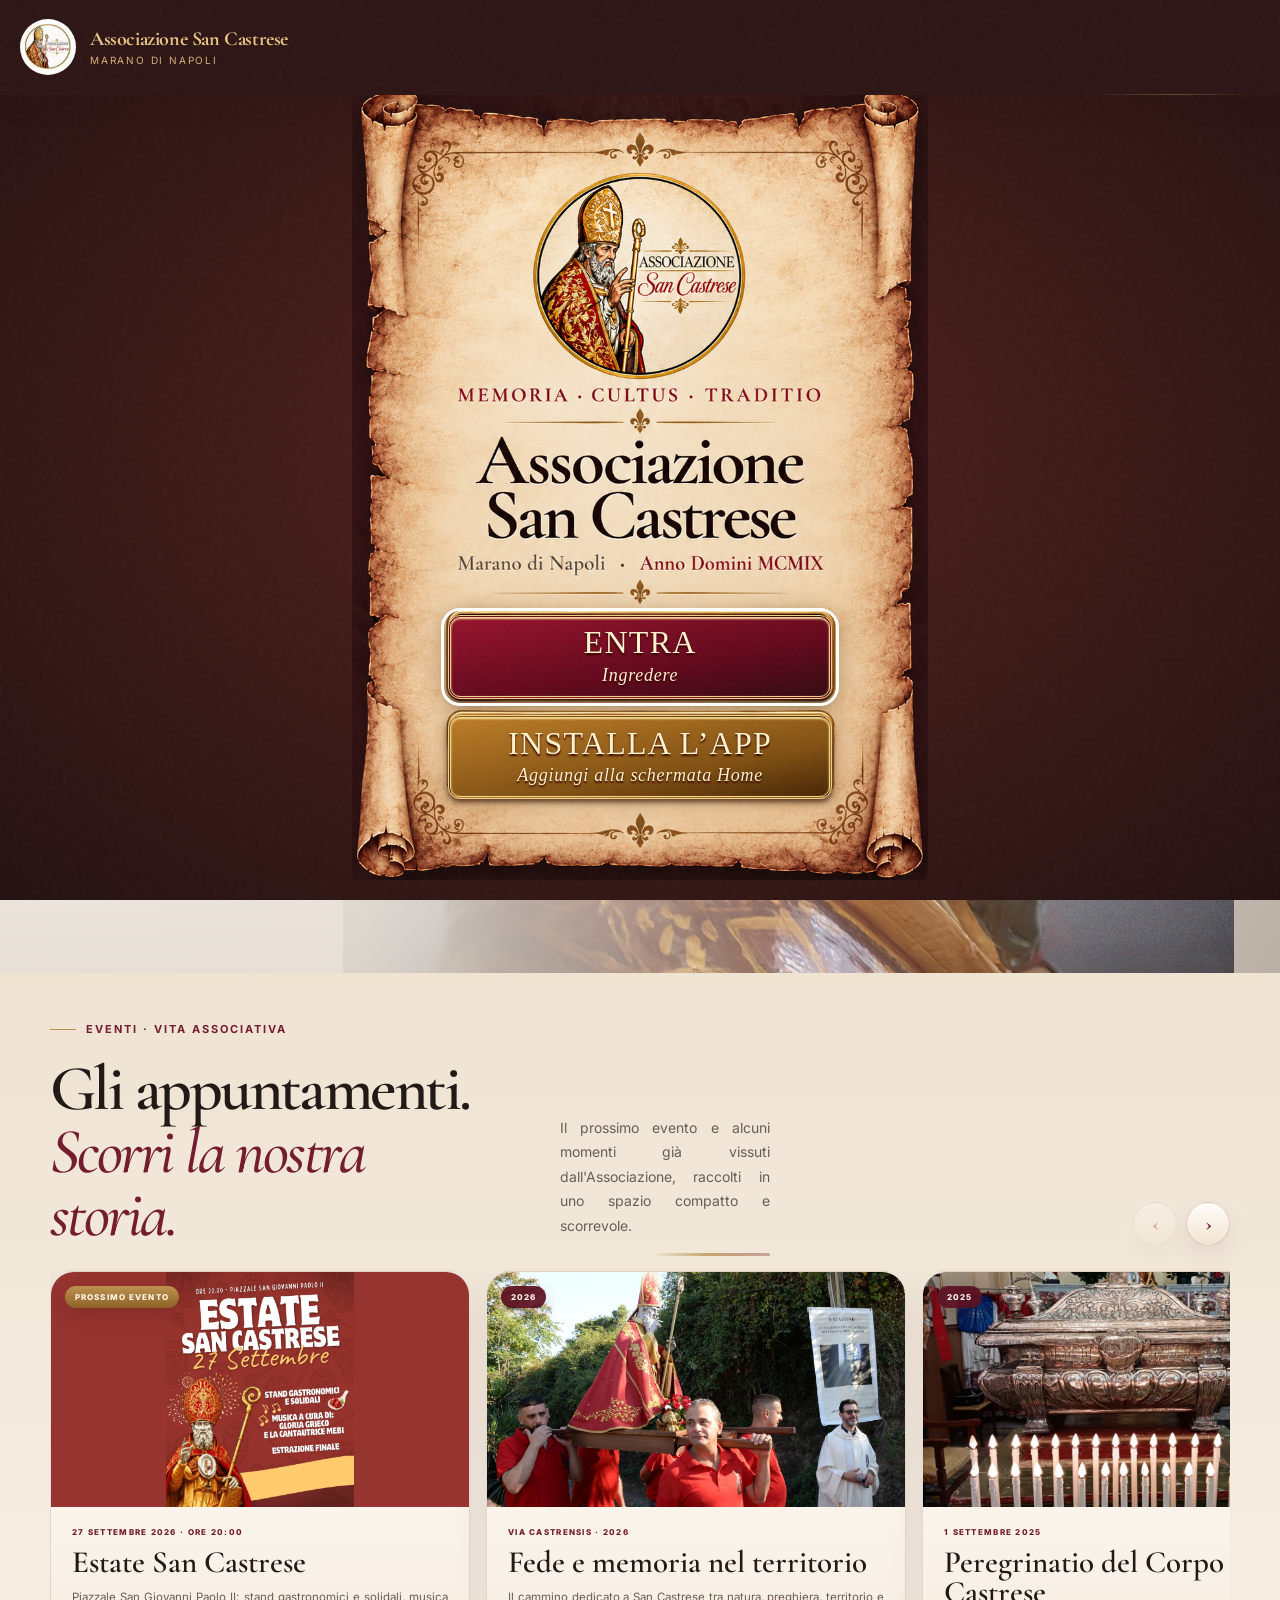
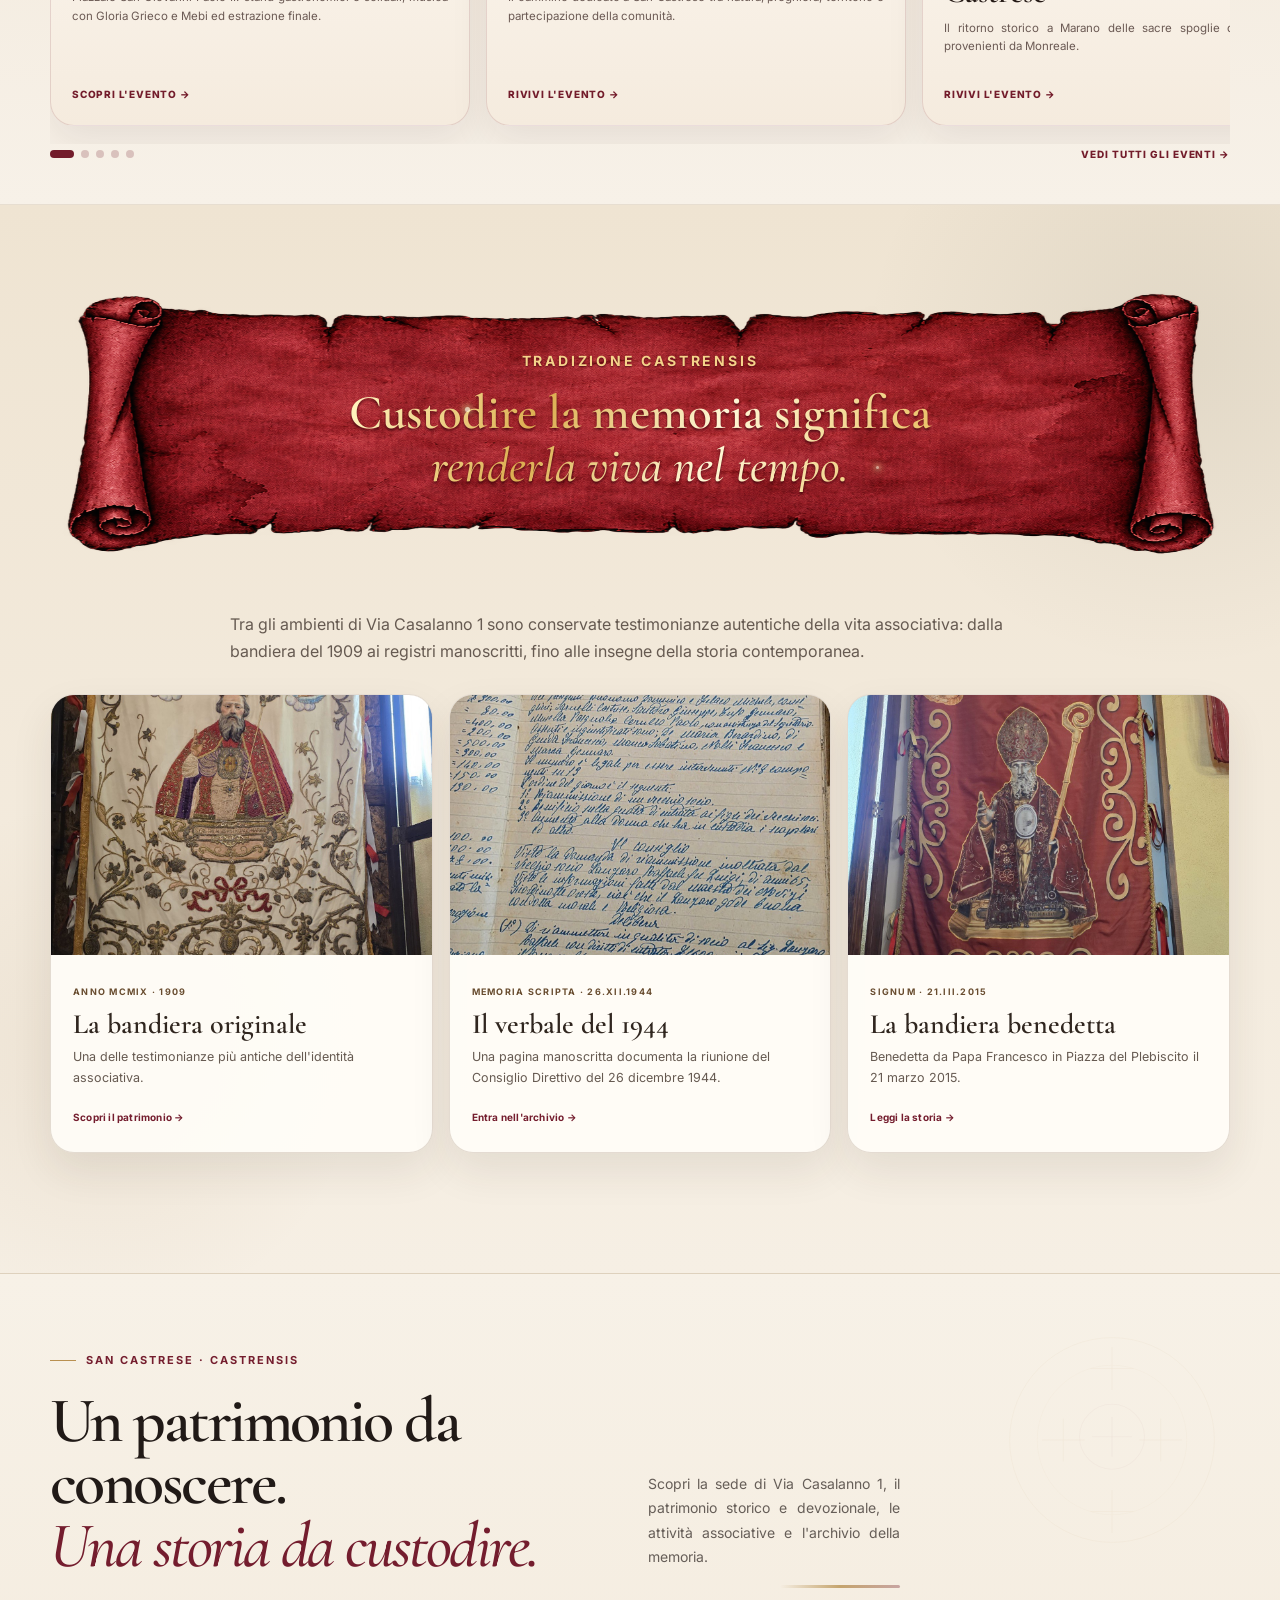
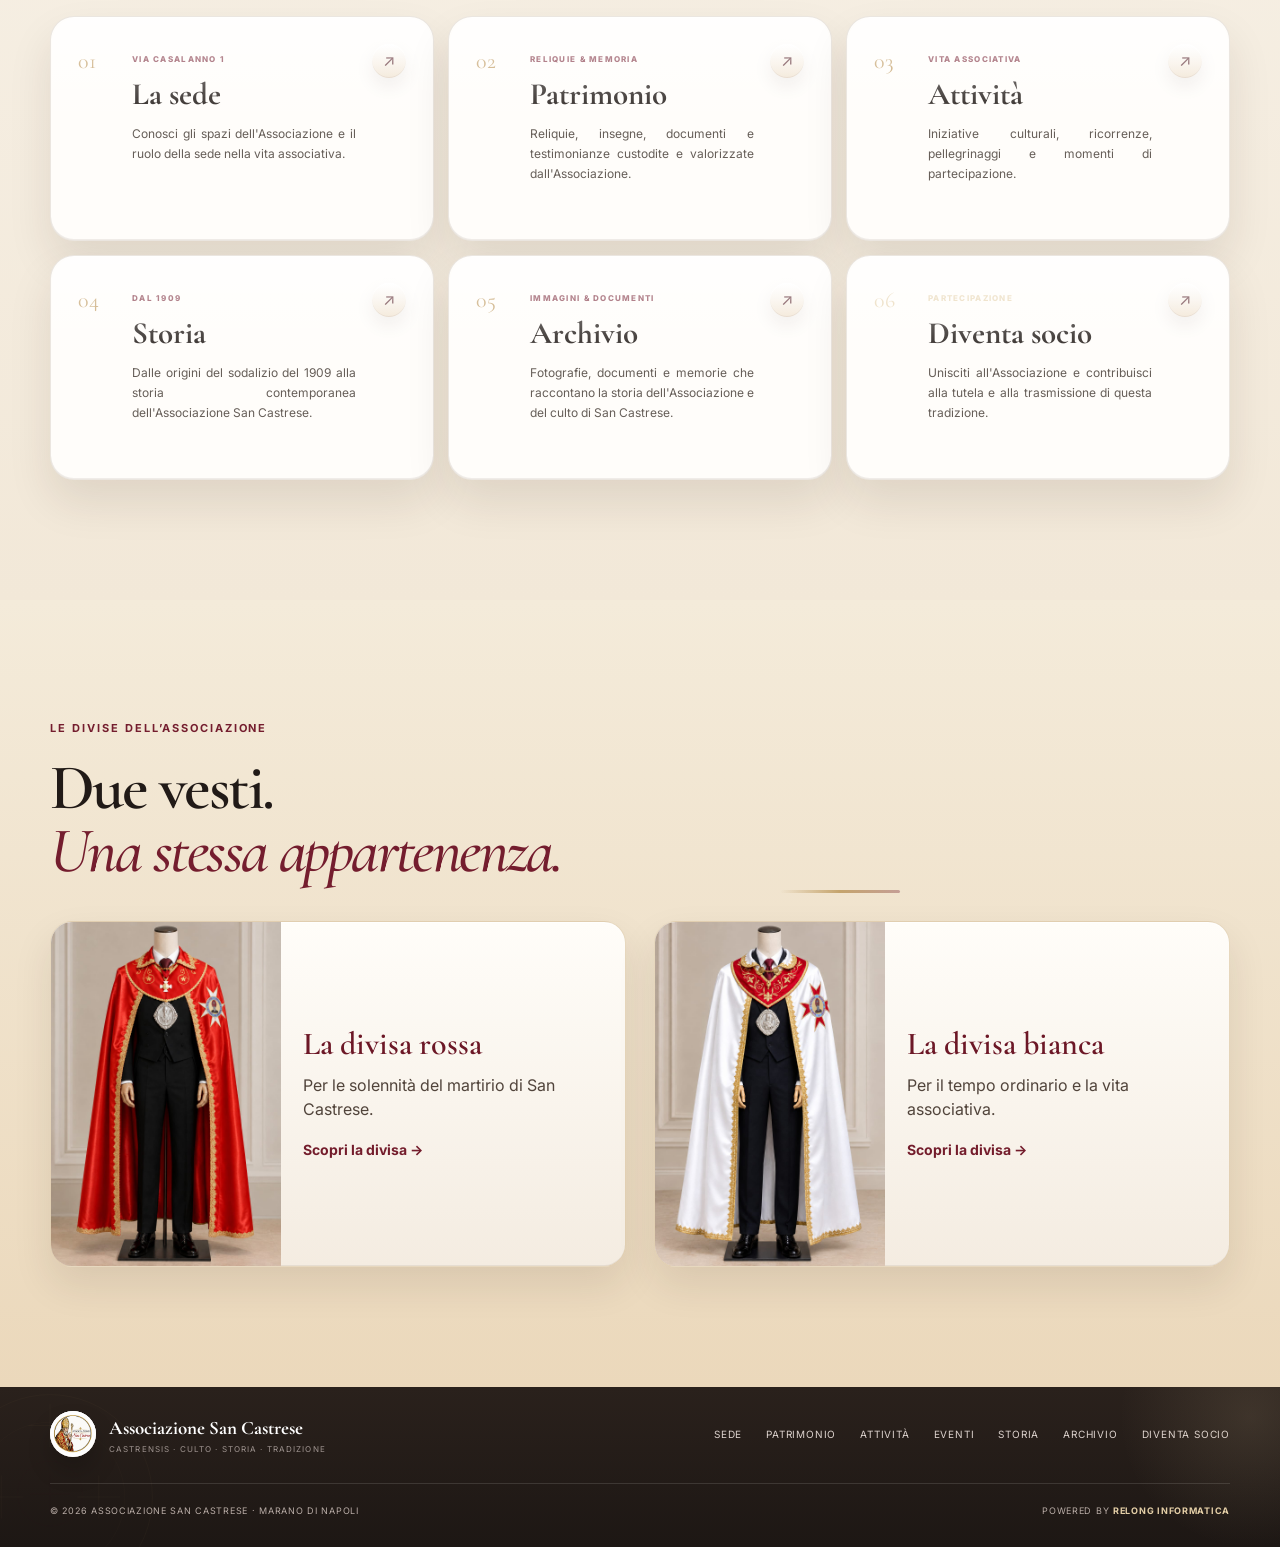
<file: index.html>
<!doctype html>
<html lang="it">
<head>
  <meta charset="utf-8" />
  <meta name="viewport" content="width=device-width, initial-scale=1" />
  <meta name="theme-color" content="#731c2b" />
    <meta name="application-name" content="San Castrese" />
  <meta name="mobile-web-app-capable" content="yes" />
  <meta name="apple-mobile-web-app-capable" content="yes" />
  <meta name="apple-mobile-web-app-title" content="San Castrese" />
  <meta name="apple-mobile-web-app-status-bar-style" content="black" />
  <link rel="manifest" href="manifest.webmanifest?v=5.9.9" />
  <link rel="apple-touch-icon" sizes="180x180" href="assets/apple-touch-icon-180.png?v=5.9.9" />
<meta name="description" content="Associazione San Castrese di Marano di Napoli. Dal 1909, memoria, culto e tradizione: sede, patrimonio storico, archivio e attività associative." />
  <meta property="og:title" content="Associazione San Castrese | Marano di Napoli" />
  <meta property="og:description" content="Dal 1909, memoria, culto e tradizione. Scopri la sede, il patrimonio storico, l’archivio e le attività dell’Associazione San Castrese." />
  <meta property="og:type" content="website" />
  <meta property="og:url" content="https://associazionesancastresemarano.it/" />
  <meta property="og:site_name" content="Associazione San Castrese" />
  <meta property="og:locale" content="it_IT" />
  <meta property="og:image" content="https://raw.githubusercontent.com/alessandroiascone/san-castrese/main/assets/og-san-castrese-storico-v591.jpg" />
  <meta property="og:image:url" content="https://raw.githubusercontent.com/alessandroiascone/san-castrese/main/assets/og-san-castrese-storico-v591.jpg" />
  <meta property="og:image:secure_url" content="https://raw.githubusercontent.com/alessandroiascone/san-castrese/main/assets/og-san-castrese-storico-v591.jpg" />
  <meta property="og:image:type" content="image/jpeg" />
  <meta property="og:image:width" content="1200" />
  <meta property="og:image:height" content="630" />
  <meta property="og:image:alt" content="Associazione San Castrese di Marano di Napoli con la bandiera storica originale del 1909" />
  <meta property="og:image" content="https://associazionesancastresemarano.it/assets/og-san-castrese-storico-v591.jpg" />
  <meta name="twitter:card" content="summary_large_image" />
  <meta name="twitter:title" content="Associazione San Castrese | Marano di Napoli" />
  <meta name="twitter:description" content="Dal 1909, memoria, culto e tradizione. Patrimonio storico, archivio e attività dell’Associazione San Castrese." />
  <meta name="twitter:image" content="https://raw.githubusercontent.com/alessandroiascone/san-castrese/main/assets/og-san-castrese-storico-v591.jpg" />
  <link rel="image_src" href="https://raw.githubusercontent.com/alessandroiascone/san-castrese/main/assets/og-san-castrese-storico-v591.jpg" />
  <meta itemprop="image" content="https://raw.githubusercontent.com/alessandroiascone/san-castrese/main/assets/og-san-castrese-storico-v591.jpg" />
<link rel="canonical" href="https://associazionesancastresemarano.it/" />
  <title>Associazione San Castrese | Marano di Napoli</title>
  <link rel="icon" type="image/png" sizes="512x512" href="assets/favicon-san-castrese-3d.png?v=5.9.9" />
  <link rel="preconnect" href="https://fonts.googleapis.com">
  <link rel="preconnect" href="https://fonts.gstatic.com" crossorigin>
  <link href="https://fonts.googleapis.com/css2?family=Cormorant+Garamond:wght@500;600;700&family=Inter:wght@400;500;600;700&display=swap" rel="stylesheet">
  <link rel="stylesheet" href="styles-610.css?v=6.1.0" />
<style>
/* Home · Eventi scorrevoli */
.home-events-section{padding:48px 0 42px;background:linear-gradient(180deg,#efe3d2 0%,#f7f1e8 100%);overflow:hidden}
.home-events-head{display:flex;align-items:end;justify-content:space-between;gap:20px;margin-bottom:22px}.home-events-head .compact-head{margin:0;max-width:720px}.event-slider-controls{display:flex;gap:9px;flex:0 0 auto}
.event-slider-arrow{width:44px;height:44px;border-radius:50%;border:1px solid rgba(115,28,43,.18);background:linear-gradient(180deg,#fffdf8,#f1e4d2);color:#731c2b;font:600 24px/1 "Cormorant Garamond",serif;display:grid;place-items:center;cursor:pointer;box-shadow:0 10px 24px rgba(52,28,22,.08);transition:.2s ease}.event-slider-arrow:hover{transform:translateY(-2px);border-color:rgba(115,28,43,.36)}.event-slider-arrow:disabled{opacity:.35;cursor:default;transform:none}
.event-slider-track{display:flex;gap:16px;overflow-x:auto;scroll-snap-type:x mandatory;scroll-behavior:smooth;overscroll-behavior-x:contain;padding:3px 2px 18px;scrollbar-width:none;-ms-overflow-style:none}.event-slider-track::-webkit-scrollbar{display:none}
.home-event-card{flex:0 0 min(420px,82vw);scroll-snap-align:start;text-decoration:none;color:inherit;overflow:hidden;border-radius:24px;background:linear-gradient(180deg,#fffdf9,#f5ebde);border:1px solid rgba(115,28,43,.14);box-shadow:0 16px 38px rgba(52,28,22,.08);transition:.28s ease;display:flex;flex-direction:column;min-height:455px}.home-event-card:hover{transform:translateY(-4px);box-shadow:0 24px 54px rgba(52,28,22,.13);border-color:rgba(115,28,43,.28)}
.home-event-card figure{position:relative;margin:0;height:235px;overflow:hidden;background:#43131f}.home-event-card img{width:100%;height:100%;object-fit:cover;display:block;transition:transform .45s ease}.home-event-card:hover img{transform:scale(1.025)}.home-event-card.is-poster figure{background:linear-gradient(135deg,#792235,#42111b)}.home-event-card.is-poster img{object-fit:contain;background:#96342f}
.home-event-status{position:absolute;left:14px;top:14px;z-index:1;padding:7px 10px;border-radius:999px;background:rgba(92,17,34,.92);color:#fff8ec;font:800 8px/1 Inter,sans-serif;letter-spacing:.14em;text-transform:uppercase;box-shadow:0 7px 18px rgba(57,14,26,.18)}.home-event-status.gold{background:linear-gradient(180deg,#bd914d,#8e6228)}
.home-event-copy{padding:21px 21px 23px;display:flex;flex-direction:column;flex:1}.home-event-copy small{font:800 8px/1.2 Inter,sans-serif;letter-spacing:.16em;text-transform:uppercase;color:#731c2b;margin-bottom:9px}.home-event-copy strong{display:block;font:600 31px/.98 "Cormorant Garamond",serif;color:#241915}.home-event-copy p{margin:11px 0 16px;color:#6b5a54;font-size:11.5px;line-height:1.62;display:-webkit-box;-webkit-line-clamp:3;-webkit-box-orient:vertical;overflow:hidden}.home-event-link{margin-top:auto;color:#731c2b;font-size:10px;font-weight:800;letter-spacing:.08em;text-transform:uppercase}
.event-slider-footer{display:flex;align-items:center;justify-content:space-between;gap:16px;margin-top:2px}.event-slider-dots{display:flex;gap:7px;align-items:center}.event-slider-dot{width:8px;height:8px;border:0;padding:0;border-radius:50%;background:rgba(115,28,43,.22);cursor:pointer;transition:.2s ease}.event-slider-dot.active{width:24px;border-radius:999px;background:#731c2b}.event-slider-all{font-size:10px;font-weight:800;letter-spacing:.09em;text-transform:uppercase;color:#731c2b;text-decoration:none}.event-slider-all:hover{text-decoration:underline}
@media(max-width:680px){.home-events-section{padding:40px 0 36px}.home-events-head{align-items:center;margin-bottom:17px}.event-slider-controls{display:none}.home-event-card{flex-basis:86vw;max-width:385px;min-height:420px;border-radius:20px}.home-event-card figure{height:218px}.home-event-copy{padding:18px 18px 20px}.home-event-copy strong{font-size:28px}.event-slider-track{gap:12px;padding-bottom:15px}}
</style>
</head>
<body>
  <div class="audio-entry" id="audio-entry" role="dialog" aria-modal="true" aria-label="Ingresso al sito">
    <div class="entry-scroll" aria-labelledby="entry-title">
      <img class="entry-reference" src="assets/ingresso-pergamena.png" alt="" aria-hidden="true" fetchpriority="high" width="941" height="1565">
      <div class="sr-only"><p>Memoria · Cultus · Traditio</p><h1 id="entry-title">Associazione San Castrese</h1><p>Marano di Napoli · Anno Domini MCMIX</p></div>
      <button type="button" class="entry-action entry-enter" id="audio-entry-button"><span>Entra</span><small>Ingredere</small></button>
      <button type="button" class="entry-action entry-install" id="entry-install-button"><span>Installa l’app</span><small>Aggiungi alla schermata Home</small></button>
    </div>
  </div>
  <a class="skip-link" href="#contenuto">Vai al contenuto</a>
  <header class="site-header" id="top">
    <div class="nav-shell">
      <a class="brand" href="index.html" aria-label="Associazione San Castrese, torna alla home">
        <span class="brand-mark" aria-hidden="true"><img src="assets/logo-san-castrese-3d.png?v=5.9.9" alt="" /></span>
        <span class="brand-copy"><strong>Associazione San Castrese</strong><small>Marano di Napoli</small></span>
      </a>
      <button class="menu-toggle" type="button" aria-expanded="false" aria-controls="main-nav" aria-label="Apri menu"><span></span><span></span></button>
      <nav class="main-nav" id="main-nav" aria-label="Navigazione principale">
        <a href="sede.html">La sede</a>
        <a href="patrimonio.html">Patrimonio</a>
        <a href="attivita.html">Attività</a>
        <a href="eventi.html">Eventi</a>
        <a href="storia.html">Storia</a>
        <a href="archivio.html">Archivio</a>
        <a href="partecipa.html" class="nav-cta">Diventa socio</a>
      </nav>
    </div>
  </header>
  <main id="contenuto">
    <section class="hero home-hero" aria-labelledby="hero-title">
      <div class="hero-grid container">
        <div class="hero-copy reveal">
          <span class="eyebrow"><i></i>Memoria Castrensis · Anno MCMIX</span>
          <h1 id="hero-title">Associazione San Castrese.<br><em>Memoria, culto e tradizione a Marano.</em></h1>
          <p>Dal 1909 l'Associazione custodisce e tramanda il legame tra Marano di Napoli e il suo Santo Patrono. Bandiere, registri, insegne e memorie conservate nella sede raccontano oltre un secolo di vita associativa.</p>
          <div class="hero-actions"><a class="btn btn-primary" href="https://www.google.com/maps/dir/?api=1&amp;destination=Via%20Casalanno%201%2C%2080016%20Marano%20di%20Napoli%20NA" rel="noopener" target="_blank">Portami in Associazione <span aria-hidden="true">↗</span></a><a class="btn btn-ghost" href="partecipa.html">Diventa socio</a></div>
          <div class="hero-facts"><div><strong>Dal 1909</strong><span>Una storia associativa</span></div><div><strong>Via Casalanno 1</strong><span>La nostra sede</span></div><div><strong>2026</strong><span>Iscrizioni aperte</span></div></div>
        </div>
      </div>
    </section>

    <section class="home-events-section" id="eventi-home" aria-labelledby="home-events-title">
      <div class="container">
        <div class="home-events-head">
          <div class="compact-head reveal">
            <span class="eyebrow"><i></i>Eventi · Vita associativa</span>
            <h2 id="home-events-title">Gli appuntamenti.<br><em>Scorri la nostra storia.</em></h2>
            <p>Il prossimo evento e alcuni momenti già vissuti dall'Associazione, raccolti in uno spazio compatto e scorrevole.</p>
          </div>
          <div class="event-slider-controls" aria-label="Controlli eventi"><button class="event-slider-arrow" id="events-prev" type="button" aria-label="Evento precedente">‹</button><button class="event-slider-arrow" id="events-next" type="button" aria-label="Evento successivo">›</button></div>
        </div>
        <div class="event-slider-track" id="events-track" tabindex="0" aria-label="Eventi dell'Associazione">
          <a class="home-event-card is-poster" href="estate-san-castrese-2026.html"><figure><span class="home-event-status gold">Prossimo evento</span><img src="assets/events/estate-san-castrese-2026/locandina-estate-san-castrese-2026.jpg" alt="Locandina Estate San Castrese, domenica 27 settembre 2026" loading="eager"></figure><div class="home-event-copy"><small>27 settembre 2026 · ore 20:00</small><strong>Estate San Castrese</strong><p>Piazzale San Giovanni Paolo II: stand gastronomici e solidali, musica con Gloria Grieco e Mebi ed estrazione finale.</p><span class="home-event-link">Scopri l'evento →</span></div></a>
          <a class="home-event-card" href="via-castrensis-2026.html"><figure><span class="home-event-status">2026</span><img src="assets/events/via-castrensis-2026/via-castrensis-03.jpg" alt="Via Castrensis 2026" loading="lazy"></figure><div class="home-event-copy"><small>Via Castrensis · 2026</small><strong>Fede e memoria nel territorio</strong><p>Il cammino dedicato a San Castrese tra natura, preghiera, territorio e partecipazione della comunità.</p><span class="home-event-link">Rivivi l'evento →</span></div></a>
          <a class="home-event-card" href="urna-2025.html"><figure><span class="home-event-status">2025</span><img src="assets/events/urna-2025/urna-candele-frontale.jpg" alt="Peregrinatio del Corpo di San Castrese 2025" loading="lazy"></figure><div class="home-event-copy"><small>1 settembre 2025</small><strong>Peregrinatio del Corpo di San Castrese</strong><p>Il ritorno storico a Marano delle sacre spoglie di San Castrese provenienti da Monreale.</p><span class="home-event-link">Rivivi l'evento →</span></div></a>
          <a class="home-event-card" href="pasqua.html"><figure><span class="home-event-status">Tempus Passionis</span><img src="assets/events/pasqua/allestimento-passione.jpg" alt="Via Crucis e Pasqua nell'Associazione San Castrese" loading="lazy"></figure><div class="home-event-copy"><small>Via Crucis · Pasqua</small><strong>Tempo della Passione</strong><p>Raccoglimento, segni della Passione e momenti di preghiera vissuti insieme nella sede dell'Associazione.</p><span class="home-event-link">Rivivi l'evento →</span></div></a>
          <a class="home-event-card" href="natale.html"><figure><span class="home-event-status">Adventus</span><img src="assets/events/natale/presepe-sede.jpg" alt="Natale nella sede dell'Associazione San Castrese" loading="lazy"></figure><div class="home-event-copy"><small>Natale in Associazione</small><strong>Presepe, preghiera e comunità</strong><p>I momenti del Natale vissuti nella sede tra tradizione, benedizione del presepe e vita associativa.</p><span class="home-event-link">Rivivi l'evento →</span></div></a>
        </div>
        <div class="event-slider-footer"><div class="event-slider-dots" id="events-dots" aria-label="Seleziona evento"></div><a class="event-slider-all" href="eventi.html">Vedi tutti gli eventi →</a></div>
      </div>
    </section>

    <section class="heritage-window section" aria-labelledby="heritage-home-title">
      <div class="container">
        <section class="memory-banner" aria-label="Tradizione Castrensis"><div class="memory-scroll"><div class="memory-inscription"><span>Tradizione Castrensis</span><h2 id="heritage-home-title">Custodire la memoria significa <em>renderla viva nel tempo.</em></h2></div></div></section>
        <p class="heritage-home-description">Tra gli ambienti di Via Casalanno 1 sono conservate testimonianze autentiche della vita associativa: dalla bandiera del 1909 ai registri manoscritti, fino alle insegne della storia contemporanea.</p>
        <div class="heritage-home-grid">
          <a class="heritage-home-card reveal" href="patrimonio.html#signa-castrensia">
            <figure><img src="assets/history/bandiera-1909.jpg" alt="Bandiera storica originale dell'Associazione San Castrese, 1909" loading="lazy"></figure>
            <div><small>Anno MCMIX · 1909</small><strong>La bandiera originale</strong><p>Una delle testimonianze più antiche dell'identità associativa.</p><span>Scopri il patrimonio →</span></div>
          </a>
          <a class="heritage-home-card reveal reveal-delay" href="archivio.html#memoria-scripta">
            <figure><img src="assets/history/verbale-26-dicembre-1944.jpg" alt="Registro manoscritto con verbale del 26 dicembre 1944" loading="lazy"></figure>
            <div><small>Memoria scripta · 26.XII.1944</small><strong>Il verbale del 1944</strong><p>Una pagina manoscritta documenta la riunione del Consiglio Direttivo del 26 dicembre 1944.</p><span>Entra nell'archivio →</span></div>
          </a>
          <a class="heritage-home-card reveal" href="patrimonio.html#signa-castrensia">
            <figure><img src="assets/history/bandiera-2015.jpg" alt="Bandiera dell'Associazione benedetta da Papa Francesco a Napoli il 21 marzo 2015" loading="lazy"></figure>
            <div><small>Signum · 21.III.2015</small><strong>La bandiera benedetta</strong><p>Benedetta da Papa Francesco in Piazza del Plebiscito il 21 marzo 2015.</p><span>Leggi la storia →</span></div>
          </a>
        </div>
      </div>
    </section>
    <section class="site-hub section" id="scopri">
      <div class="container">
        <div class="compact-head reveal"><span class="eyebrow"><i></i>San Castrese · Castrensis</span><h2>Un patrimonio da conoscere.<br><em>Una storia da custodire.</em></h2><p>Scopri la sede di Via Casalanno 1, il patrimonio storico e devozionale, le attività associative e l'archivio della memoria.</p></div>
        <div class="hub-grid">
          <a class="hub-card reveal" href="sede.html"><span>01</span><div><small>Via Casalanno 1</small><strong>La sede</strong><p>Conosci gli spazi dell'Associazione e il ruolo della sede nella vita associativa.</p></div><i>↗</i></a>
          <a class="hub-card reveal" href="patrimonio.html"><span>02</span><div><small>Reliquie & memoria</small><strong>Patrimonio</strong><p>Reliquie, insegne, documenti e testimonianze custodite e valorizzate dall'Associazione.</p></div><i>↗</i></a>
          <a class="hub-card reveal" href="attivita.html"><span>03</span><div><small>Vita associativa</small><strong>Attività</strong><p>Iniziative culturali, ricorrenze, pellegrinaggi e momenti di partecipazione.</p></div><i>↗</i></a>
          <a class="hub-card reveal" href="storia.html"><span>04</span><div><small>Dal 1909</small><strong>Storia</strong><p>Dalle origini del sodalizio del 1909 alla storia contemporanea dell'Associazione San Castrese.</p></div><i>↗</i></a>
          <a class="hub-card reveal" href="archivio.html"><span>05</span><div><small>Immagini & documenti</small><strong>Archivio</strong><p>Fotografie, documenti e memorie che raccontano la storia dell'Associazione e del culto di San Castrese.</p></div><i>↗</i></a>
          <a class="hub-card hub-card-wine reveal" href="partecipa.html"><span>06</span><div><small>Partecipazione</small><strong>Diventa socio</strong><p>Unisciti all'Associazione e contribuisci alla tutela e alla trasmissione di questa tradizione.</p></div><i>↗</i></a>
        </div>
      </div>
    </section>
<section class="uniform-preview section"><div class="container"><div class="compact-head"><span class="eyebrow">Le divise dell’Associazione</span><h2>Due vesti.<br><em>Una stessa appartenenza.</em></h2></div><div class="uniform-preview-grid"><a class="reveal" href="patrimonio.html#divisa-rossa"><img src="assets/divisa-rossa.jpg" alt="Divisa rossa con ricami oro" loading="lazy" width="1024" height="1536"><div><h3>La divisa rossa</h3><p>Per le solennità del martirio di San Castrese.</p><span>Scopri la divisa →</span></div></a><a class="reveal reveal-delay" href="patrimonio.html#divisa-bianca"><img src="assets/divisa-bianca.jpg" alt="Divisa bianca con colletto rosso e ricami oro" loading="lazy" width="1024" height="1536"><div><h3>La divisa bianca</h3><p>Per il tempo ordinario e la vita associativa.</p><span>Scopri la divisa →</span></div></a></div></div></section>

  </main>
  <nav class="mobile-cta" aria-label="Azioni rapide">
    <a href="https://www.google.com/maps/dir/?api=1&amp;destination=Via%20Casalanno%201%2C%2080016%20Marano%20di%20Napoli%20NA" rel="noopener" target="_blank"><span>⌖</span>Portami in Associazione</a>
    <a href="partecipa.html"><span>+</span>Diventa socio</a>
  </nav>
  <footer class="site-footer">
    <div class="container footer-top">
      <div class="footer-brand">
        <span class="brand-mark small" aria-hidden="true"><img src="assets/logo-san-castrese-3d.png?v=5.9.9" alt="" /></span>
        <div><strong>Associazione San Castrese</strong><small>Castrensis · Culto · Storia · Tradizione</small></div>
      </div>
      <nav aria-label="Link footer">
        <a href="sede.html">Sede</a><a href="patrimonio.html">Patrimonio</a><a href="attivita.html">Attività</a><a href="eventi.html">Eventi</a><a href="storia.html">Storia</a><a href="archivio.html">Archivio</a><a href="partecipa.html">Diventa socio</a>
      </nav>
    </div>
    <div class="container footer-bottom">
      <p>© <span id="year"></span> Associazione San Castrese · Marano di Napoli</p>
      <p class="powered-by">Powered by <a href="https://www.relonginformatica.com/" target="_blank" rel="noopener noreferrer">ReLong Informatica</a></p>
    </div>
  </footer>
  <dialog class="lightbox" id="lightbox" aria-label="Anteprima fotografia">
    <button class="lightbox-close" type="button" aria-label="Chiudi">×</button>
    <div class="lightbox-image" id="lightbox-image"></div>
    <div class="lightbox-caption"><small id="lightbox-year"></small><strong id="lightbox-title"></strong><span>Archivio fotografico</span></div>
  </dialog>
<script>
(()=>{const track=document.getElementById('events-track');if(!track)return;const cards=[...track.querySelectorAll('.home-event-card')],prev=document.getElementById('events-prev'),next=document.getElementById('events-next'),dots=document.getElementById('events-dots');const buttons=cards.map((card,index)=>{const b=document.createElement('button');b.type='button';b.className='event-slider-dot'+(index===0?' active':'');b.setAttribute('aria-label','Vai all evento '+(index+1));b.addEventListener('click',()=>card.scrollIntoView({behavior:'smooth',block:'nearest',inline:'start'}));dots.appendChild(b);return b;});const currentIndex=()=>{const left=track.scrollLeft;let best=0,distance=Infinity;cards.forEach((card,i)=>{const d=Math.abs(card.offsetLeft-track.offsetLeft-left);if(d<distance){distance=d;best=i;}});return best;};const update=()=>{const i=currentIndex();buttons.forEach((b,n)=>b.classList.toggle('active',n===i));if(prev)prev.disabled=i===0;if(next)next.disabled=i===cards.length-1;};const go=delta=>{const i=Math.max(0,Math.min(cards.length-1,currentIndex()+delta));cards[i].scrollIntoView({behavior:'smooth',block:'nearest',inline:'start'});};prev?.addEventListener('click',()=>go(-1));next?.addEventListener('click',()=>go(1));track.addEventListener('scroll',()=>requestAnimationFrame(update),{passive:true});window.addEventListener('resize',update);update();})();
</script>
  <script src="script-600.js?v=6.1.0"></script>
</body></html>
</file>
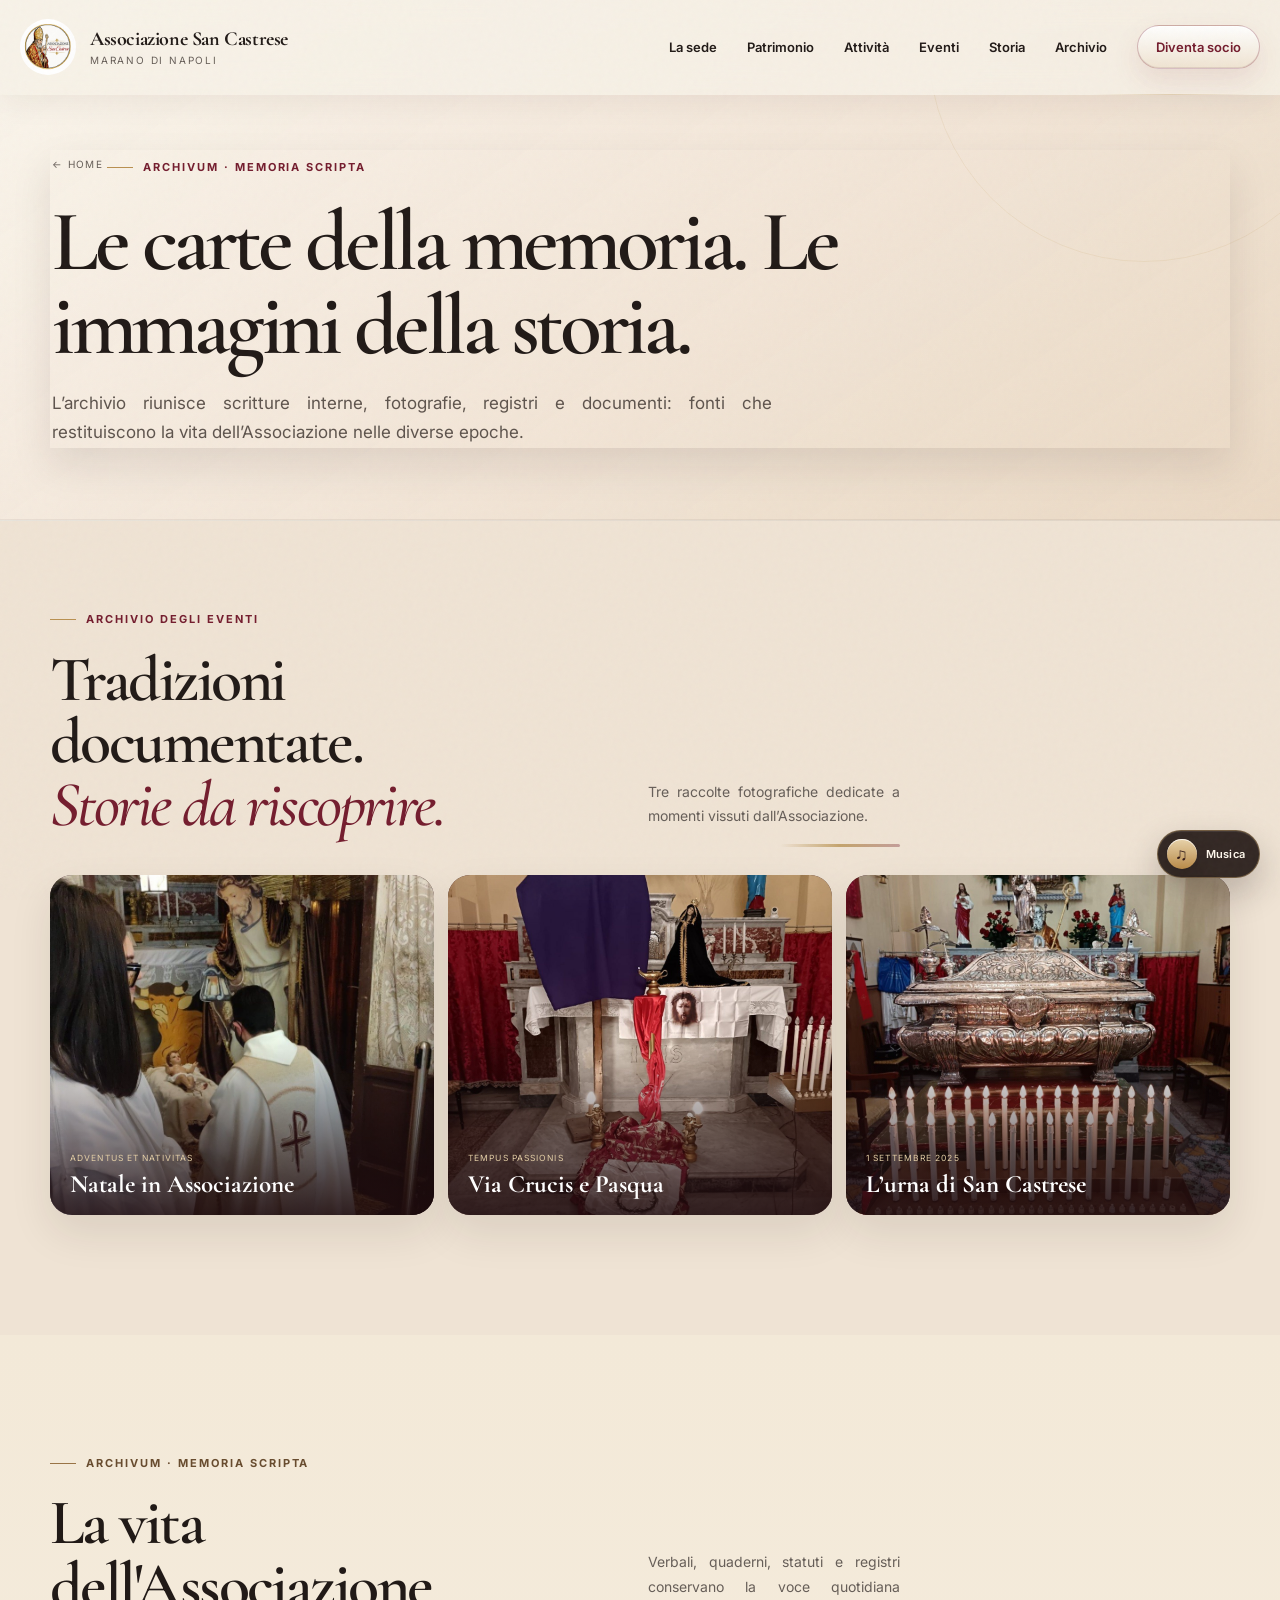
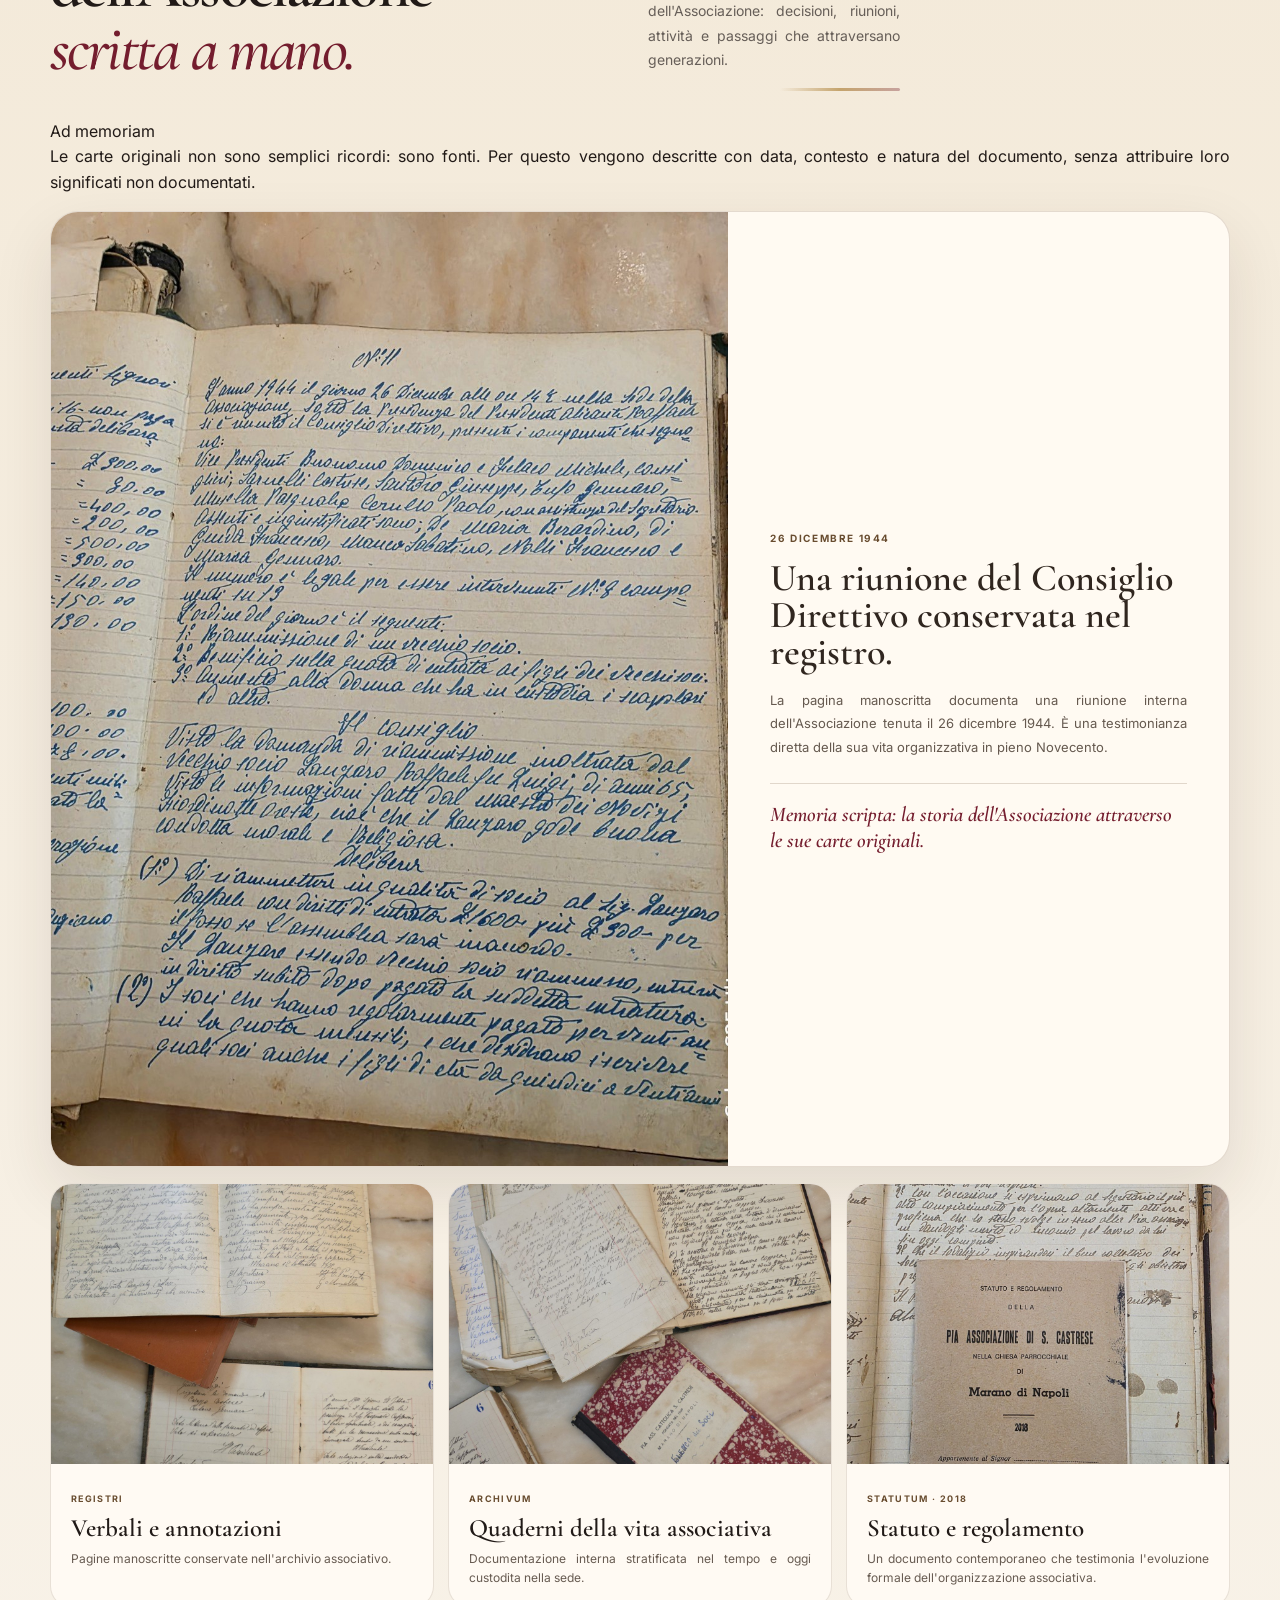
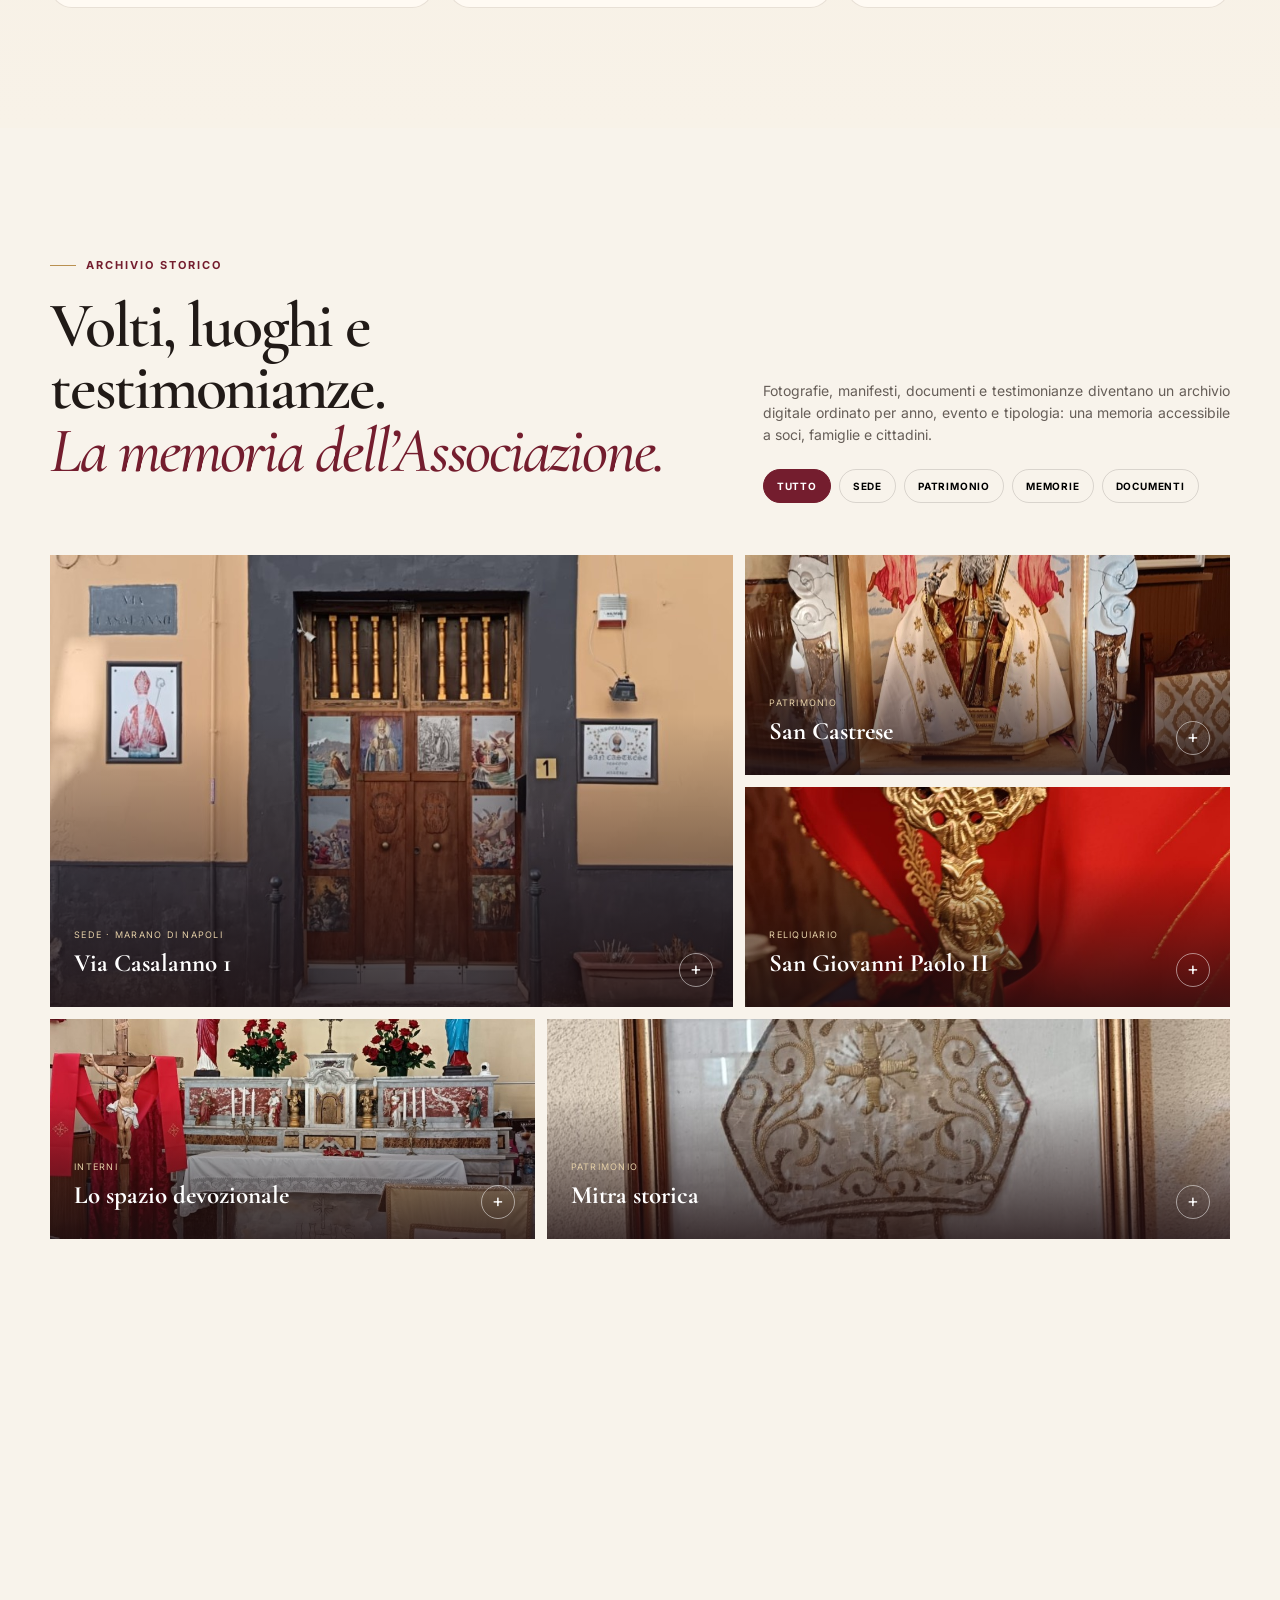
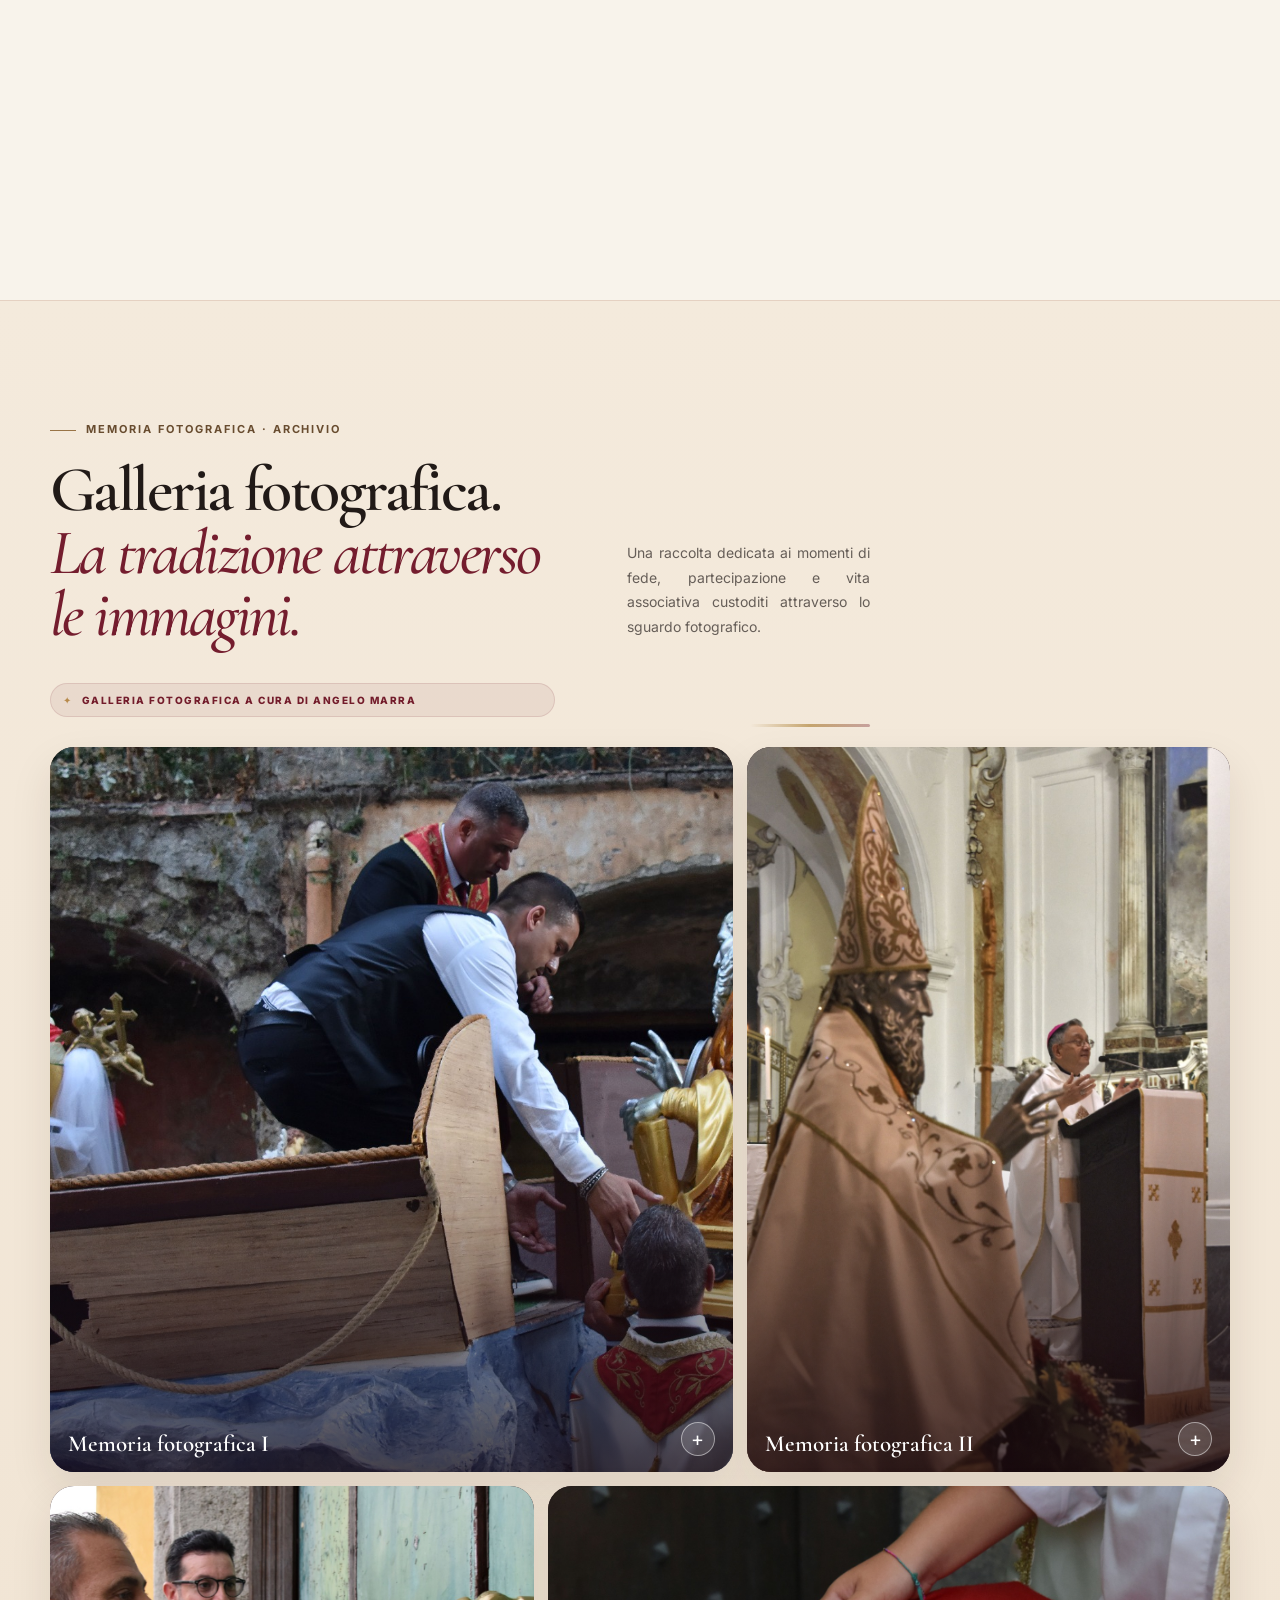
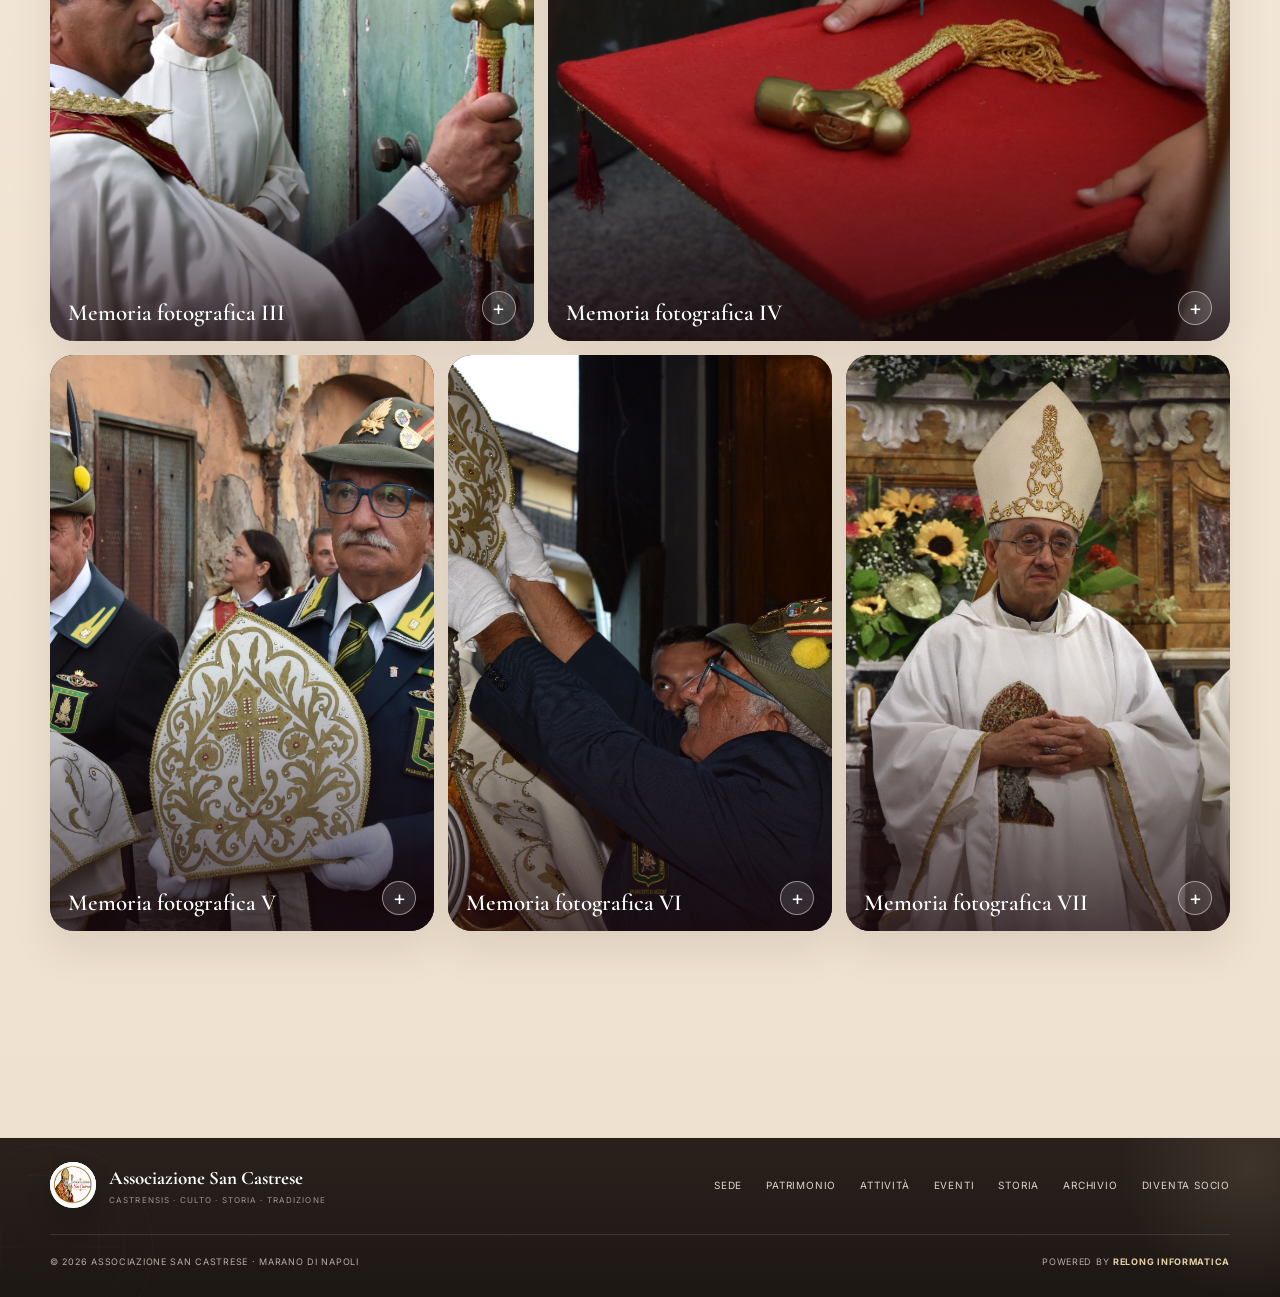
<file: archivio.html>
<!doctype html>
<html lang="it">
<head>
  <meta charset="utf-8" />
  <meta name="viewport" content="width=device-width, initial-scale=1" />
  <meta name="theme-color" content="#731c2b" />
    <meta name="application-name" content="San Castrese" />
  <meta name="mobile-web-app-capable" content="yes" />
  <meta name="apple-mobile-web-app-capable" content="yes" />
  <meta name="apple-mobile-web-app-title" content="San Castrese" />
  <meta name="apple-mobile-web-app-status-bar-style" content="black" />
  <link rel="manifest" href="manifest.webmanifest?v=6.1.0" />
  <link rel="apple-touch-icon" sizes="180x180" href="assets/apple-touch-icon-180.png?v=6.1.0" />
<meta name="description" content="Associazione San Castrese di Via Casalanno 1, Marano di Napoli. Sede, patrimonio, attività, storia, archivio e partecipazione." />
  <meta property="og:title" content="Associazione San Castrese — Marano di Napoli" />
  <meta property="og:description" content="Via Casalanno 1 · Dal 1909 · Memoria, patrimonio, attività e tradizione." />
  <meta property="og:type" content="website" />
  <title>Archivio | Associazione San Castrese</title>
  <link rel="icon" type="image/png" sizes="512x512" href="assets/favicon-san-castrese-3d.png?v=6.1.0" />
  <link rel="preconnect" href="https://fonts.googleapis.com">
  <link rel="preconnect" href="https://fonts.gstatic.com" crossorigin>
  <link href="https://fonts.googleapis.com/css2?family=Cormorant+Garamond:wght@500;600;700&family=Inter:wght@400;500;600;700&display=swap" rel="stylesheet">
  <link rel="stylesheet" href="styles.css?v=6.1.0" />
  <style>
    /* FIX ARCHIVIO DESKTOP: le nuove tessere 6–10 devono occupare colonne reali della griglia a 12 colonne */
    @media (min-width: 981px){
      #gallery-grid .gallery-item:nth-child(6),
      #gallery-grid .gallery-item:nth-child(7),
      #gallery-grid .gallery-item:nth-child(8){grid-column:span 4;grid-row:auto;}
      #gallery-grid .gallery-item:nth-child(9),
      #gallery-grid .gallery-item:nth-child(10){grid-column:span 6;grid-row:auto;}
    }
  </style>

  <style>
    /* Galleria fotografica · Angelo Marra */
    .marra-section{background:linear-gradient(180deg,#f4eadc 0%,#efe1cf 100%);border-top:1px solid rgba(115,28,43,.08);border-bottom:1px solid rgba(115,28,43,.08)}
    .marra-head{max-width:820px;margin-bottom:30px}
    .marra-credit{display:inline-flex;align-items:center;gap:9px;margin-top:12px;padding:8px 12px;border-radius:999px;background:rgba(115,28,43,.07);border:1px solid rgba(115,28,43,.12);font-size:10px;font-weight:800;letter-spacing:.15em;text-transform:uppercase;color:#731c2b}
    .marra-credit::before{content:"✦";color:#b78a4b}
    .marra-grid{display:grid;grid-template-columns:repeat(12,minmax(0,1fr));gap:14px}
    .marra-photo{position:relative;overflow:hidden;border:0;padding:0;min-height:320px;border-radius:24px;background:#2b1519;cursor:pointer;box-shadow:0 18px 42px rgba(48,25,20,.10)}
    .marra-photo:nth-child(1),.marra-photo:nth-child(4){grid-column:span 7}
    .marra-photo:nth-child(2),.marra-photo:nth-child(3){grid-column:span 5}
    .marra-photo:nth-child(5),.marra-photo:nth-child(6),.marra-photo:nth-child(7){grid-column:span 4}
    .marra-photo img{width:100%;height:100%;display:block;object-fit:cover;transition:transform .55s ease,filter .4s ease}
    .marra-photo::after{content:"";position:absolute;inset:0;background:linear-gradient(180deg,transparent 54%,rgba(26,8,12,.74) 100%);pointer-events:none}
    .marra-photo span{position:absolute;z-index:2;left:18px;right:18px;bottom:16px;display:flex;align-items:end;justify-content:space-between;gap:14px;color:#fff;text-align:left}
    .marra-photo strong{font-family:"Cormorant Garamond",serif;font-size:23px;font-weight:600;line-height:1}
    .marra-photo i{width:34px;height:34px;border-radius:50%;display:grid;place-items:center;background:rgba(255,255,255,.12);border:1px solid rgba(255,255,255,.48);font-style:normal;font-size:20px}
    .marra-photo:hover img{transform:scale(1.035);filter:saturate(1.04)}
    .marra-note{margin-top:20px;padding:16px 18px;border-radius:18px;background:rgba(255,255,255,.52);border:1px solid rgba(115,28,43,.10);color:#645651;font-size:12px;line-height:1.65}
    @media(max-width:760px){
      .marra-grid{grid-template-columns:1fr 1fr;gap:10px}
      .marra-photo,.marra-photo:nth-child(n){grid-column:auto;min-height:225px;border-radius:18px}
      .marra-photo:first-child{grid-column:1/-1;min-height:280px}
      .marra-photo strong{font-size:19px}.marra-photo i{width:30px;height:30px}
    }
    @media(max-width:430px){.marra-grid{grid-template-columns:1fr}.marra-photo,.marra-photo:first-child{grid-column:1;min-height:250px}}
  </style>

</head>
<body>
  <a class="skip-link" href="#contenuto">Vai al contenuto</a>
  <header class="site-header" id="top">
    <div class="nav-shell">
      <a class="brand" href="home.html" aria-label="Associazione San Castrese, torna alla home">
        <span class="brand-mark" aria-hidden="true"><img src="assets/logo-san-castrese-3d.png?v=6.1.0" alt="" /></span>
        <span class="brand-copy"><strong>Associazione San Castrese</strong><small>Marano di Napoli</small></span>
      </a>
      <button class="menu-toggle" type="button" aria-expanded="false" aria-controls="main-nav" aria-label="Apri menu"><span></span><span></span></button>
      <nav class="main-nav" id="main-nav" aria-label="Navigazione principale">
        <a href="sede.html">La sede</a>
        <a href="patrimonio.html">Patrimonio</a>
        <a href="attivita.html">Attività</a>
        <a href="eventi.html">Eventi</a>
        <a href="storia.html">Storia</a>
        <a href="archivio.html">Archivio</a>
        <a href="partecipa.html" class="nav-cta">Diventa socio</a>
      </nav>
    </div>
  </header>
  <main id="contenuto">
    <section class="page-hero">
      <div class="container page-hero-inner reveal">
        <a class="page-back" href="home.html">← Home</a>
        <span class="eyebrow"><i></i>Archivum · Memoria scripta</span>
        <h1>Le carte della memoria. Le immagini della storia.</h1>
        <p>L’archivio riunisce scritture interne, fotografie, registri e documenti: fonti che restituiscono la vita dell’Associazione nelle diverse epoche.</p>
      </div>
    </section>
<section class="event-archive-strip section">
<div class="container">
<div class="compact-head reveal"><span class="eyebrow"><i></i>Archivio degli eventi</span><h2>Tradizioni documentate.<br><em>Storie da riscoprire.</em></h2><p>Tre raccolte fotografiche dedicate a momenti vissuti dall’Associazione.</p></div>
<div class="mini-event-grid">
<a href="natale.html"><img src="assets/events/natale/presepe-sede.jpg" alt=""><span><small>Adventus et Nativitas</small><strong>Natale in Associazione</strong></span></a>
<a href="pasqua.html"><img src="assets/events/pasqua/allestimento-passione.jpg" alt=""><span><small>Tempus Passionis</small><strong>Via Crucis e Pasqua</strong></span></a>
<a href="urna-2025.html"><img src="assets/events/urna-2025/urna-candele-frontale.jpg" alt=""><span><small>1 settembre 2025</small><strong>L’urna di San Castrese</strong></span></a>
</div>
</div>
</section>

<section class="memoria-scripta section" id="memoria-scripta">
  <div class="container">
    <div class="compact-head reveal">
      <span class="eyebrow antique"><i></i>Archivum · Memoria scripta</span>
      <h2>La vita dell'Associazione<br><em>scritta a mano.</em></h2>
      <p>Verbali, quaderni, statuti e registri conservano la voce quotidiana dell'Associazione: decisioni, riunioni, attività e passaggi che attraversano generazioni.</p>
    </div>
    <div class="archive-seal-note reveal"><span>Ad memoriam</span><p>Le carte originali non sono semplici ricordi: sono fonti. Per questo vengono descritte con data, contesto e natura del documento, senza attribuire loro significati non documentati.</p></div>
    <article class="manuscript-feature reveal">
      <figure><img src="assets/history/verbale-26-dicembre-1944.jpg" alt="Verbale manoscritto della riunione del Consiglio Direttivo del 26 dicembre 1944" loading="lazy"></figure>
      <div class="manuscript-copy">
        <span>26 dicembre 1944</span>
        <h3>Una riunione del Consiglio Direttivo conservata nel registro.</h3>
        <p>La pagina manoscritta documenta una riunione interna dell'Associazione tenuta il 26 dicembre 1944. È una testimonianza diretta della sua vita organizzativa in pieno Novecento.</p>
        <blockquote>Memoria scripta: la storia dell'Associazione attraverso le sue carte originali.</blockquote>
      </div>
    </article>
    <div class="manuscript-grid">
      <article class="manuscript-card reveal"><img src="assets/history/registri-manoscritti.jpg" alt="Registri manoscritti storici dell'Associazione" loading="lazy"><div><small>Registri</small><strong>Verbali e annotazioni</strong><p>Pagine manoscritte conservate nell'archivio associativo.</p></div></article>
      <article class="manuscript-card reveal"><img src="assets/history/quaderni-archivio.jpg" alt="Quaderni e documentazione storica dell'Associazione" loading="lazy"><div><small>Archivum</small><strong>Quaderni della vita associativa</strong><p>Documentazione interna stratificata nel tempo e oggi custodita nella sede.</p></div></article>
      <article class="manuscript-card reveal"><img src="assets/history/statuto-regolamento-2018.jpg" alt="Statuto e regolamento della Pia Associazione di San Castrese, edizione 2018" loading="lazy"><div><small>Statutum · 2018</small><strong>Statuto e regolamento</strong><p>Un documento contemporaneo che testimonia l'evoluzione formale dell'organizzazione associativa.</p></div></article>
    </div>
  </div>
</section>
<section class="archive section" id="archivio">
<div class="container">
<div class="archive-top reveal">
<div>
<span class="eyebrow"><i></i> Archivio storico</span>
<h2>Volti, luoghi e testimonianze.<br/><em>La memoria dell’Associazione.</em></h2>
</div>
<div class="archive-intro">
<p>Fotografie, manifesti, documenti e testimonianze diventano un archivio digitale ordinato per anno, evento e tipologia: una memoria accessibile a soci, famiglie e cittadini.</p>
<div aria-label="Filtri archivio" class="filter-pills" role="group">
<button class="active" data-filter="all" type="button">Tutto</button>
<button data-filter="sede" type="button">Sede</button>
<button data-filter="patrimonio" type="button">Patrimonio</button>
<button data-filter="memorie" type="button">Memorie</button>
<button data-filter="documenti" type="button">Documenti</button>
</div>
</div>
</div>
<div class="gallery-grid" id="gallery-grid">
<button class="gallery-item large reveal" data-category="sede" data-image="assets/gallery/sede-esterno.jpg" data-title="Ingresso dell’Associazione" data-year="Via Casalanno 1" type="button"><span class="gallery-image" style="background-image:url('assets/gallery/sede-esterno.jpg')"></span><span class="gallery-overlay"><small>Sede · Marano di Napoli</small><strong>Via Casalanno 1</strong><i>+</i></span></button>
<button class="gallery-item reveal reveal-delay" data-category="patrimonio" data-image="assets/gallery/san-castrese-sede.jpg" data-title="San Castrese nella sede" data-year="Patrimonio" type="button"><span class="gallery-image" style="background-image:url('assets/gallery/san-castrese-sede.jpg')"></span><span class="gallery-overlay"><small>Patrimonio</small><strong>San Castrese</strong><i>+</i></span></button>
<button class="gallery-item reveal" data-category="patrimonio" data-image="assets/gallery/reliquiario.jpg" data-title="Reliquiario di San Giovanni Paolo II" data-year="Patrimonio devozionale" type="button"><span class="gallery-image" style="background-image:url('assets/gallery/reliquiario.jpg')"></span><span class="gallery-overlay"><small>Reliquiario</small><strong>San Giovanni Paolo II</strong><i>+</i></span></button>
<button class="gallery-item reveal" data-category="sede" data-image="assets/gallery/altare-sede.jpg" data-title="Spazio devozionale della sede" data-year="Via Casalanno 1" type="button"><span class="gallery-image" style="background-image:url('assets/gallery/altare-sede.jpg')"></span><span class="gallery-overlay"><small>Interni</small><strong>Lo spazio devozionale</strong><i>+</i></span></button>
<button class="gallery-item reveal" data-category="patrimonio" data-image="assets/gallery/mitra-storica.jpg" data-title="Mitra storica" data-year="Patrimonio" type="button"><span class="gallery-image" style="background-image:url('assets/gallery/mitra-storica.jpg')"></span><span class="gallery-overlay"><small>Patrimonio</small><strong>Mitra storica</strong><i>+</i></span></button>
<button class="gallery-item wide reveal" data-category="memorie" data-image="assets/gallery/archivio-fotografico.jpg" data-title="Raccolta fotografica dell’Associazione" data-year="Memoria associativa" type="button"><span class="gallery-image" style="background-image:url('assets/gallery/archivio-fotografico.jpg')"></span><span class="gallery-overlay"><small>Memorie</small><strong>Volti e momenti della storia associativa</strong><i>+</i></span></button>
<button class="gallery-item reveal" data-category="memorie" data-image="assets/gallery/memoria-chiara-guglielmi.jpg" data-title="Ricordo di Chiara Guglielmi" data-year="Memoria" type="button"><span class="gallery-image" style="background-image:url('assets/gallery/memoria-chiara-guglielmi.jpg')"></span><span class="gallery-overlay"><small>Memoria</small><strong>Un ricordo custodito nella sede</strong><i>+</i></span></button>
<button class="gallery-item reveal" data-category="sede" data-image="assets/gallery/madonna-fatima.jpg" data-title="Madonna di Fatima" data-year="Interni della sede" type="button"><span class="gallery-image" style="background-image:url('assets/gallery/madonna-fatima.jpg')"></span><span class="gallery-overlay"><small>Interni</small><strong>Madonna di Fatima</strong><i>+</i></span></button>

<button class="gallery-item reveal" data-category="documenti" data-image="assets/history/verbale-26-dicembre-1944.jpg" data-title="Verbale del Consiglio Direttivo" data-year="26 dicembre 1944" type="button"><span class="gallery-image" style="background-image:url('assets/history/verbale-26-dicembre-1944.jpg')"></span><span class="gallery-overlay"><small>Memoria scripta · 1944</small><strong>Verbale del 26 dicembre</strong><i>+</i></span></button>
<button class="gallery-item reveal" data-category="documenti" data-image="assets/history/bandiera-1909.jpg" data-title="Bandiera storica originale" data-year="1909" type="button"><span class="gallery-image" style="background-image:url('assets/history/bandiera-1909.jpg')"></span><span class="gallery-overlay"><small>Signa Castrensia</small><strong>Bandiera originale · 1909</strong><i>+</i></span></button>
</div>
<div class="source-note reveal"><span aria-hidden="true">ⓘ</span><p>Le immagini di questa sezione documentano la sede di Via Casalanno 1 e alcune delle testimonianze conservate al suo interno.</p></div>
</div>
</section>

<section class="marra-section section" id="galleria-angelo-marra">
  <div class="container">
    <div class="compact-head marra-head reveal">
      <span class="eyebrow antique"><i></i>Memoria fotografica · Archivio</span>
      <h2>Galleria fotografica.<br><em>La tradizione attraverso le immagini.</em></h2>
      <p>Una raccolta dedicata ai momenti di fede, partecipazione e vita associativa custoditi attraverso lo sguardo fotografico.</p>
      <span class="marra-credit">Galleria fotografica a cura di Angelo Marra</span>
    </div>
    <div class="marra-grid" aria-label="Galleria fotografica a cura di Angelo Marra">
      <button class="marra-photo reveal" type="button" data-image="assets/gallery/angelo-marra/angelo-marra-01.jpg" data-title="Memoria fotografica I"><img src="assets/gallery/angelo-marra/angelo-marra-01.jpg" alt="Fotografia dell'archivio dell'Associazione San Castrese" loading="lazy"><span><strong>Memoria fotografica I</strong><i>+</i></span></button>
      <button class="marra-photo reveal reveal-delay" type="button" data-image="assets/gallery/angelo-marra/angelo-marra-02.jpg" data-title="Memoria fotografica II"><img src="assets/gallery/angelo-marra/angelo-marra-02.jpg" alt="Fotografia dell'archivio dell'Associazione San Castrese" loading="lazy"><span><strong>Memoria fotografica II</strong><i>+</i></span></button>
      <button class="marra-photo reveal" type="button" data-image="assets/gallery/angelo-marra/angelo-marra-03.jpg" data-title="Memoria fotografica III"><img src="assets/gallery/angelo-marra/angelo-marra-03.jpg" alt="Fotografia dell'archivio dell'Associazione San Castrese" loading="lazy"><span><strong>Memoria fotografica III</strong><i>+</i></span></button>
      <button class="marra-photo reveal" type="button" data-image="assets/gallery/angelo-marra/angelo-marra-04.jpg" data-title="Memoria fotografica IV"><img src="assets/gallery/angelo-marra/angelo-marra-04.jpg" alt="Fotografia dell'archivio dell'Associazione San Castrese" loading="lazy"><span><strong>Memoria fotografica IV</strong><i>+</i></span></button>
      <button class="marra-photo reveal" type="button" data-image="assets/gallery/angelo-marra/angelo-marra-05.jpg" data-title="Memoria fotografica V"><img src="assets/gallery/angelo-marra/angelo-marra-05.jpg" alt="Fotografia dell'archivio dell'Associazione San Castrese" loading="lazy"><span><strong>Memoria fotografica V</strong><i>+</i></span></button>
      <button class="marra-photo reveal" type="button" data-image="assets/gallery/angelo-marra/angelo-marra-06.jpg" data-title="Memoria fotografica VI"><img src="assets/gallery/angelo-marra/angelo-marra-06.jpg" alt="Fotografia dell'archivio dell'Associazione San Castrese" loading="lazy"><span><strong>Memoria fotografica VI</strong><i>+</i></span></button>
      <button class="marra-photo reveal" type="button" data-image="assets/gallery/angelo-marra/angelo-marra-07.jpg" data-title="Memoria fotografica VII"><img src="assets/gallery/angelo-marra/angelo-marra-07.jpg" alt="Fotografia dell'archivio dell'Associazione San Castrese" loading="lazy"><span><strong>Memoria fotografica VII</strong><i>+</i></span></button>
    </div>
    <p class="marra-note reveal">Le immagini di questa raccolta sono pubblicate nell'archivio digitale dell'Associazione San Castrese con credito fotografico ad <strong>Angelo Marra</strong>.</p>
  </div>
</section>

  </main>
  <nav class="mobile-cta" aria-label="Azioni rapide">
    <a href="https://www.google.com/maps/dir/?api=1&amp;destination=Via%20Casalanno%201%2C%2080016%20Marano%20di%20Napoli%20NA" rel="noopener" target="_blank"><span>⌖</span>Portami in Associazione</a>
    <a href="partecipa.html"><span>+</span>Diventa socio</a>
  </nav>
  <footer class="site-footer">
    <div class="container footer-top">
      <div class="footer-brand">
        <span class="brand-mark small" aria-hidden="true"><img src="assets/logo-san-castrese-3d.png?v=6.1.0" alt="" /></span>
        <div><strong>Associazione San Castrese</strong><small>Castrensis · Culto · Storia · Tradizione</small></div>
      </div>
      <nav aria-label="Link footer">
        <a href="sede.html">Sede</a><a href="patrimonio.html">Patrimonio</a><a href="attivita.html">Attività</a>
        <a href="eventi.html">Eventi</a><a href="storia.html">Storia</a><a href="archivio.html">Archivio</a><a href="partecipa.html">Diventa socio</a>
      </nav>
    </div>
    <div class="container footer-bottom">
      <p>© <span id="year"></span> Associazione San Castrese · Marano di Napoli</p>
      <p class="powered-by">Powered by <a href="https://www.relonginformatica.com/" target="_blank" rel="noopener noreferrer">ReLong Informatica</a></p>
    </div>
  </footer>
  <dialog class="lightbox" id="lightbox" aria-label="Anteprima fotografia">
    <button class="lightbox-close" type="button" aria-label="Chiudi">×</button>
    <div class="lightbox-image" id="lightbox-image"></div>
    <div class="lightbox-caption"><small id="lightbox-year"></small><strong id="lightbox-title"></strong><span>Archivio fotografico</span></div>
  </dialog>
  <script src="script.js?v=6.1.0"></script>

  <script>
    (() => {
      const dialog = document.getElementById('lightbox');
      const image = document.getElementById('lightbox-image');
      const title = document.getElementById('lightbox-title');
      const year = document.getElementById('lightbox-year');
      document.querySelectorAll('.marra-photo').forEach(btn => btn.addEventListener('click', () => {
        if(!dialog || !image) return;
        image.style.backgroundImage = `url("${btn.dataset.image}")`;
        if(title) title.textContent = btn.dataset.title || 'Galleria fotografica';
        if(year) year.textContent = 'Foto · Angelo Marra';
        if(typeof dialog.showModal === 'function') dialog.showModal();
      }));
    })();
  </script>

</body></html>
</file>
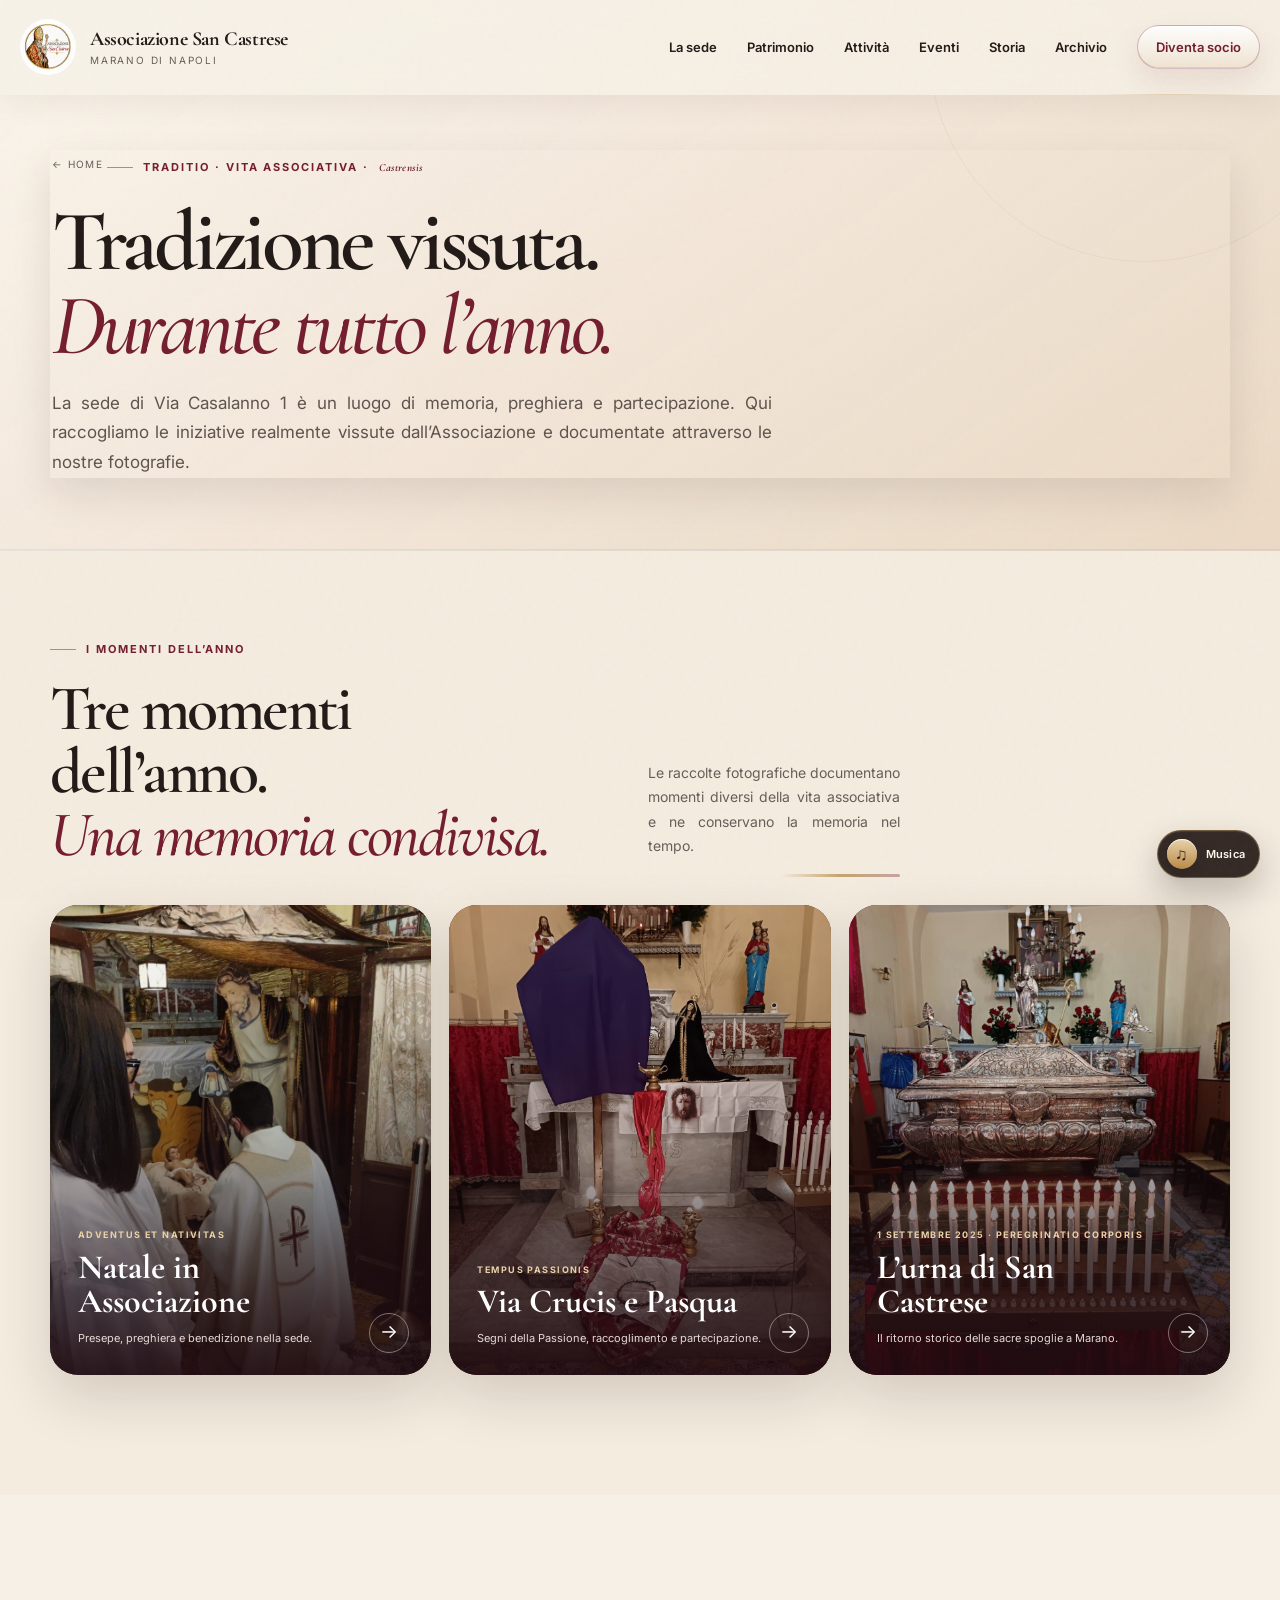
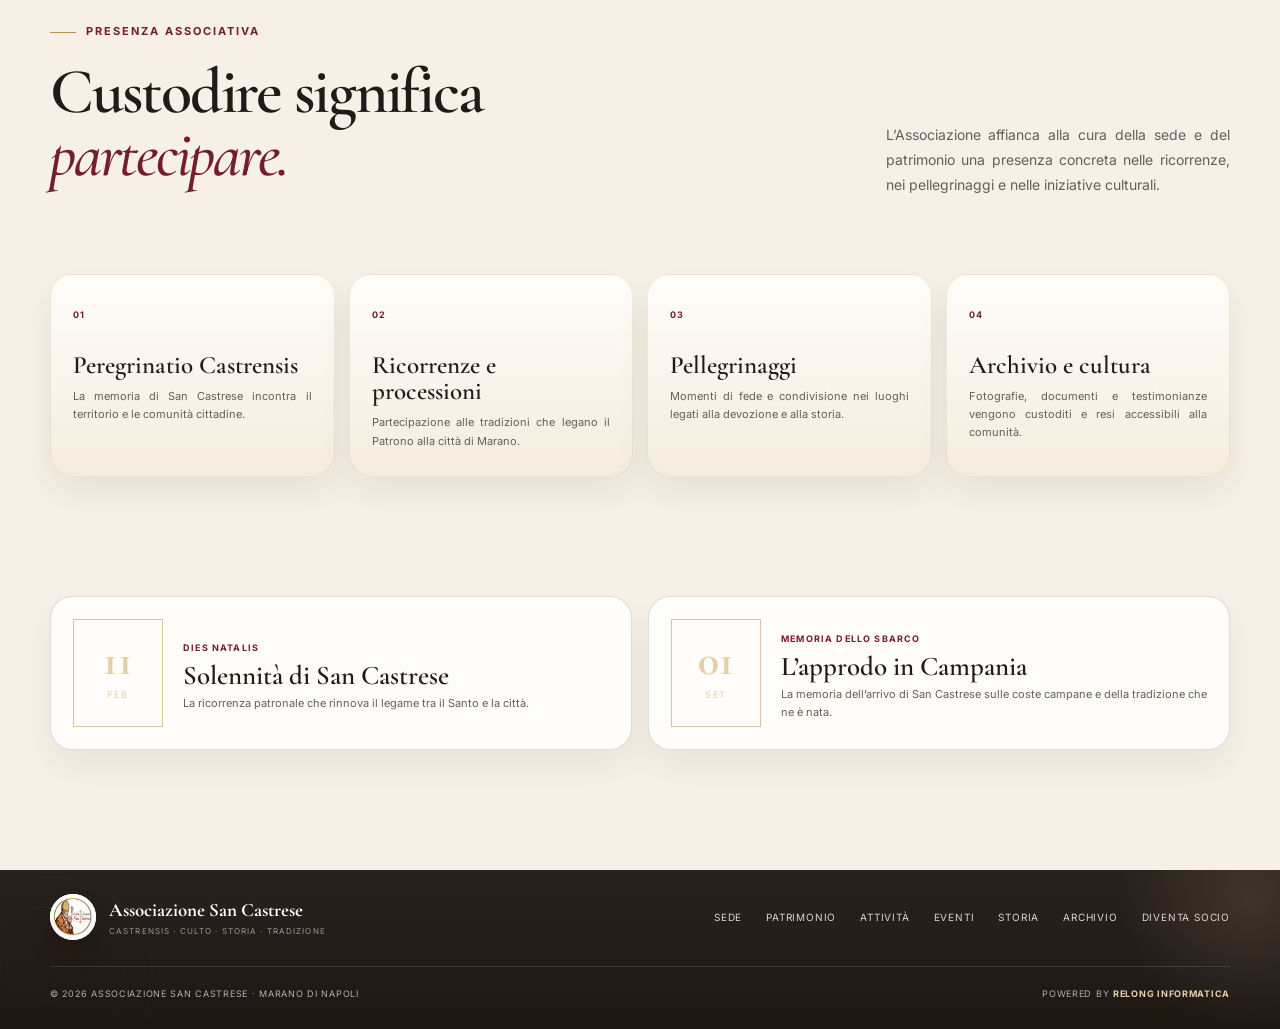
<file: attivita.html>
<!doctype html>
<html lang="it">
<head>
  <meta charset="utf-8" />
  <meta name="viewport" content="width=device-width, initial-scale=1" />
  <meta name="theme-color" content="#731c2b" />
    <meta name="application-name" content="San Castrese" />
  <meta name="mobile-web-app-capable" content="yes" />
  <meta name="apple-mobile-web-app-capable" content="yes" />
  <meta name="apple-mobile-web-app-title" content="San Castrese" />
  <meta name="apple-mobile-web-app-status-bar-style" content="black" />
  <link rel="manifest" href="manifest.webmanifest?v=6.1.0" />
  <link rel="apple-touch-icon" sizes="180x180" href="assets/apple-touch-icon-180.png?v=6.1.0" />
<meta name="description" content="Le attività reali dell’Associazione San Castrese: Natale, Via Crucis, Peregrinatio del Corpo di San Castrese e iniziative associative." />
  <meta property="og:title" content="Attività — Associazione San Castrese" />
  <meta property="og:description" content="Via Casalanno 1 · Marano di Napoli · Memoria, culto e tradizione." />
  <meta property="og:type" content="website" />
  <title>Attività | Associazione San Castrese</title>
  <link rel="icon" type="image/png" sizes="512x512" href="assets/favicon-san-castrese-3d.png?v=6.1.0" />
  <link rel="preconnect" href="https://fonts.googleapis.com">
  <link rel="preconnect" href="https://fonts.gstatic.com" crossorigin>
  <link href="https://fonts.googleapis.com/css2?family=Cormorant+Garamond:wght@500;600;700&family=Inter:wght@400;500;600;700&display=swap" rel="stylesheet">
  <link rel="stylesheet" href="styles.css?v=6.1.0" />
</head>
<body>
  <a class="skip-link" href="#contenuto">Vai al contenuto</a>
  <header class="site-header" id="top">
    <div class="nav-shell">
      <a class="brand" href="home.html" aria-label="Associazione San Castrese, torna alla home">
        <span class="brand-mark" aria-hidden="true"><img src="assets/logo-san-castrese-3d.png?v=6.1.0" alt="" /></span>
        <span class="brand-copy"><strong>Associazione San Castrese</strong><small>Marano di Napoli</small></span>
      </a>
      <button class="menu-toggle" type="button" aria-expanded="false" aria-controls="main-nav" aria-label="Apri menu"><span></span><span></span></button>
      <nav class="main-nav" id="main-nav" aria-label="Navigazione principale">
        <a href="sede.html">La sede</a>
        <a href="patrimonio.html">Patrimonio</a>
        <a href="attivita.html">Attività</a>
        <a href="eventi.html">Eventi</a>
        <a href="storia.html">Storia</a>
        <a href="archivio.html">Archivio</a>
        <a href="partecipa.html" class="nav-cta">Diventa socio</a>
      </nav>
    </div>
  </header>
  <main id="contenuto">
    <section class="page-hero">
      <div class="container page-hero-inner reveal">
        <a class="page-back" href="home.html">← Home</a>
        <span class="eyebrow"><i></i>Traditio · Vita associativa · <em>Castrensis</em></span>
        <h1>Tradizione vissuta.<br><em>Durante tutto l’anno.</em></h1>
        <p>La sede di Via Casalanno 1 è un luogo di memoria, preghiera e partecipazione. Qui raccogliamo le iniziative realmente vissute dall’Associazione e documentate attraverso le nostre fotografie.</p>
      </div>
    </section>

    <section class="event-hub section" id="momenti">
      <div class="container">
        <div class="compact-head reveal">
          <span class="eyebrow"><i></i>I momenti dell’anno</span>
          <h2>Tre momenti dell’anno.<br><em>Una memoria condivisa.</em></h2>
          <p>Le raccolte fotografiche documentano momenti diversi della vita associativa e ne conservano la memoria nel tempo.</p>
        </div>
        <div class="season-grid">
          <a class="season-card reveal" href="natale.html" style="--season-image:url('assets/events/natale/presepe-sede.jpg')">
            <span class="season-shade"></span><span class="season-kicker">Adventus et Nativitas</span>
            <strong>Natale in Associazione</strong><small>Presepe, preghiera e benedizione nella sede.</small><i>→</i>
          </a>
          <a class="season-card reveal reveal-delay" href="pasqua.html" style="--season-image:url('assets/events/pasqua/allestimento-passione.jpg')">
            <span class="season-shade"></span><span class="season-kicker">Tempus Passionis</span>
            <strong>Via Crucis e Pasqua</strong><small>Segni della Passione, raccoglimento e partecipazione.</small><i>→</i>
          </a>
          <a class="season-card reveal" href="urna-2025.html" style="--season-image:url('assets/events/urna-2025/urna-candele-frontale.jpg')">
            <span class="season-shade"></span><span class="season-kicker">1 settembre 2025 · Peregrinatio Corporis</span>
            <strong>L’urna di San Castrese</strong><small>Il ritorno storico delle sacre spoglie a Marano.</small><i>→</i>
          </a>
        </div>
      </div>
    </section>

    <section class="activity-compact section">
      <div class="container">
        <div class="section-head reveal"><div><span class="eyebrow"><i></i>Presenza associativa</span><h2>Custodire significa<br><em>partecipare.</em></h2></div><p>L’Associazione affianca alla cura della sede e del patrimonio una presenza concreta nelle ricorrenze, nei pellegrinaggi e nelle iniziative culturali.</p></div>
        <div class="activity-compact-grid">
          <article><span>01</span><h3>Peregrinatio Castrensis</h3><p>La memoria di San Castrese incontra il territorio e le comunità cittadine.</p></article>
          <article><span>02</span><h3>Ricorrenze e processioni</h3><p>Partecipazione alle tradizioni che legano il Patrono alla città di Marano.</p></article>
          <article><span>03</span><h3>Pellegrinaggi</h3><p>Momenti di fede e condivisione nei luoghi legati alla devozione e alla storia.</p></article>
          <article><span>04</span><h3>Archivio e cultura</h3><p>Fotografie, documenti e testimonianze vengono custoditi e resi accessibili alla comunità.</p></article>
        </div>
      </div>
    </section>

    <section class="memory-dates section">
      <div class="container memory-date-grid">
        <article class="memory-date-card reveal"><div class="date-badge"><strong>11</strong><span>FEB</span></div><div><small>Dies natalis</small><h3>Solennità di San Castrese</h3><p>La ricorrenza patronale che rinnova il legame tra il Santo e la città.</p></div></article>
        <article class="memory-date-card reveal"><div class="date-badge"><strong>01</strong><span>SET</span></div><div><small>Memoria dello Sbarco</small><h3>L’approdo in Campania</h3><p>La memoria dell’arrivo di San Castrese sulle coste campane e della tradizione che ne è nata.</p></div></article>
      </div>
    </section>
  </main>
  <nav class="mobile-cta" aria-label="Azioni rapide">
    <a href="https://www.google.com/maps/dir/?api=1&amp;destination=Via%20Casalanno%201%2C%2080016%20Marano%20di%20Napoli%20NA" rel="noopener" target="_blank"><span>⌖</span>Portami in Associazione</a>
    <a href="partecipa.html"><span>+</span>Diventa socio</a>
  </nav>
  <footer class="site-footer">
    <div class="container footer-top">
      <div class="footer-brand">
        <span class="brand-mark small" aria-hidden="true"><img src="assets/logo-san-castrese-3d.png?v=6.1.0" alt="" /></span>
        <div><strong>Associazione San Castrese</strong><small>Castrensis · Culto · Storia · Tradizione</small></div>
      </div>
      <nav aria-label="Link footer">
        <a href="sede.html">Sede</a><a href="patrimonio.html">Patrimonio</a><a href="attivita.html">Attività</a>
        <a href="eventi.html">Eventi</a><a href="storia.html">Storia</a><a href="archivio.html">Archivio</a><a href="partecipa.html">Diventa socio</a>
      </nav>
    </div>
    <div class="container footer-bottom">
      <p>© <span id="year"></span> Associazione San Castrese · Marano di Napoli</p>
      <p class="powered-by">Powered by <a href="https://www.relonginformatica.com/" target="_blank" rel="noopener noreferrer">ReLong Informatica</a></p>
    </div>
  </footer>
  <dialog class="lightbox" id="lightbox" aria-label="Anteprima fotografia">
    <button class="lightbox-close" type="button" aria-label="Chiudi">×</button>
    <div class="lightbox-image" id="lightbox-image"></div>
    <div class="lightbox-caption"><small id="lightbox-year"></small><strong id="lightbox-title"></strong><span>Archivio fotografico</span></div>
  </dialog>
  <script src="script.js?v=6.1.0"></script>
</body></html>
</file>
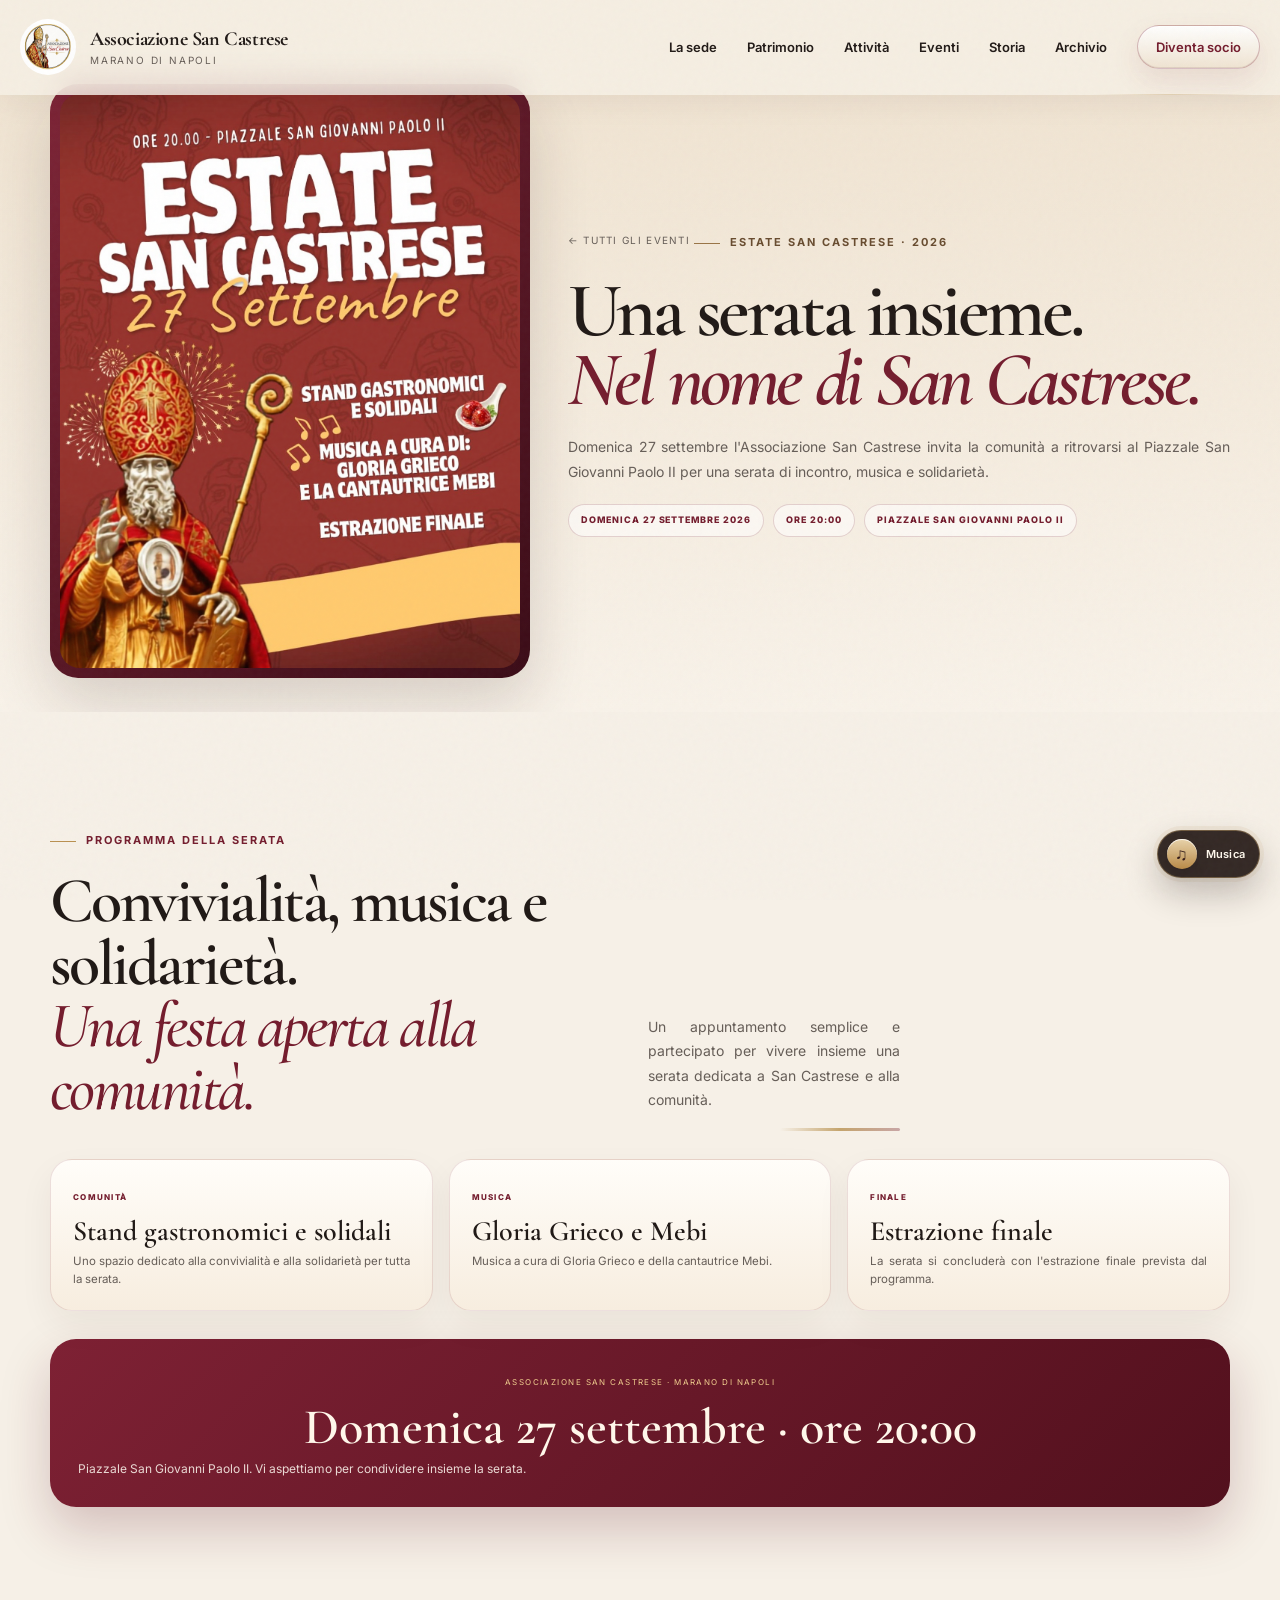
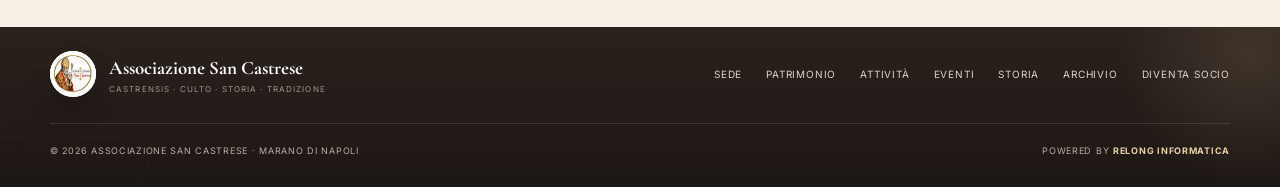
<file: estate-san-castrese-2026.html>
<!doctype html>
<html lang="it">
<head>
  <meta charset="utf-8" />
  <meta name="viewport" content="width=device-width, initial-scale=1" />
  <meta name="theme-color" content="#731c2b" />
  <meta name="description" content="Estate San Castrese 2026: domenica 27 settembre alle ore 20:00 al Piazzale San Giovanni Paolo II, Marano di Napoli." />
  <meta property="og:title" content="Estate San Castrese 2026 | Associazione San Castrese" />
  <meta property="og:description" content="Domenica 27 settembre 2026 dalle ore 20:00: stand gastronomici e solidali, musica ed estrazione finale." />
  <meta property="og:type" content="article" />
  <meta property="og:url" content="https://associazionesancastresemarano.it/estate-san-castrese-2026.html" />
  <meta property="og:image" content="https://associazionesancastresemarano.it/assets/events/estate-san-castrese-2026/locandina-estate-san-castrese-2026.jpg" />
  <title>Estate San Castrese 2026 | Associazione San Castrese</title>
  <link rel="icon" type="image/png" sizes="512x512" href="assets/favicon-san-castrese-3d.png?v=6.1.0" />
  <link rel="preconnect" href="https://fonts.googleapis.com">
  <link rel="preconnect" href="https://fonts.gstatic.com" crossorigin>
  <link href="https://fonts.googleapis.com/css2?family=Cormorant+Garamond:wght@500;600;700&family=Inter:wght@400;500;600;700&display=swap" rel="stylesheet">
  <link rel="stylesheet" href="styles.css?v=6.1.0" />
  <style>
    .event-detail-hero{padding:84px 0 34px;background:linear-gradient(180deg,#efe2cf 0%,#f8f2e9 100%)}
    .event-detail-grid{display:grid;grid-template-columns:minmax(0,.84fr) minmax(0,1.16fr);gap:38px;align-items:center}
    .event-poster{margin:0;overflow:hidden;border-radius:28px;background:linear-gradient(135deg,#7d2436,#3a0c17);box-shadow:0 24px 60px rgba(50,26,20,.16);padding:10px}
    .event-poster img{width:100%;height:auto;display:block;border-radius:20px}
    .event-detail-copy h1{font:600 clamp(52px,6vw,78px)/.9 var(--serif);margin:0;color:var(--ink)}
    .event-detail-copy h1 em{display:block;color:var(--wine);font-weight:600}
    .event-detail-copy>p{color:var(--muted);font-size:14px;line-height:1.8;margin:20px 0}
    .event-meta{display:flex;flex-wrap:wrap;gap:9px;margin-top:18px}
    .event-meta span{padding:8px 12px;border-radius:999px;border:1px solid rgba(115,28,43,.18);background:rgba(255,255,255,.55);font-size:9px;text-transform:uppercase;letter-spacing:.11em;color:var(--wine);font-weight:800}
    .program-grid{display:grid;grid-template-columns:repeat(3,1fr);gap:16px;margin-top:28px}
    .program-card{padding:22px;border-radius:22px;background:linear-gradient(180deg,#fffdf9,#f7eddf);border:1px solid rgba(115,28,43,.13);box-shadow:0 14px 34px rgba(52,30,22,.06)}
    .program-card small{font-size:8px;font-weight:800;text-transform:uppercase;letter-spacing:.16em;color:var(--wine)}
    .program-card strong{display:block;margin:9px 0 7px;font:600 28px/1 var(--serif);color:var(--ink)}
    .program-card p{margin:0;color:var(--muted);font-size:11.5px;line-height:1.6}
    .event-callout{margin-top:28px;padding:28px;border-radius:26px;background:linear-gradient(135deg,#7e2134,#52101d);color:#fff7ea;text-align:center;box-shadow:0 22px 50px rgba(93,20,36,.22)}
    .event-callout small{font-size:8px;letter-spacing:.18em;text-transform:uppercase;color:#efcd8e}
    .event-callout h2{font:600 clamp(34px,4vw,50px)/.96 var(--serif);margin:10px 0 8px}
    .event-callout p{margin:0;color:#ead9d4;font-size:12px;line-height:1.7}
    @media(max-width:900px){.event-detail-grid{grid-template-columns:1fr}.event-poster{max-width:600px;margin:auto}.program-grid{grid-template-columns:1fr}}
    @media(max-width:680px){.event-detail-hero{padding-top:68px}.event-poster{border-radius:20px}.event-detail-copy h1{font-size:48px}.program-card{padding:18px}.event-callout{padding:22px 18px;border-radius:20px}}
  </style>
</head>
<body>
  <a class="skip-link" href="#contenuto">Vai al contenuto</a>
  <header class="site-header" id="top">
    <div class="nav-shell">
      <a class="brand" href="home.html" aria-label="Associazione San Castrese, torna alla home">
        <span class="brand-mark" aria-hidden="true"><img src="assets/logo-san-castrese-3d.png?v=6.1.0" alt="" /></span>
        <span class="brand-copy"><strong>Associazione San Castrese</strong><small>Marano di Napoli</small></span>
      </a>
      <button class="menu-toggle" type="button" aria-expanded="false" aria-controls="main-nav" aria-label="Apri menu"><span></span><span></span></button>
      <nav class="main-nav" id="main-nav" aria-label="Navigazione principale">
        <a href="sede.html">La sede</a>
        <a href="patrimonio.html">Patrimonio</a>
        <a href="attivita.html">Attività</a>
        <a href="eventi.html" aria-current="page">Eventi</a>
        <a href="storia.html">Storia</a>
        <a href="archivio.html">Archivio</a>
        <a href="partecipa.html" class="nav-cta">Diventa socio</a>
      </nav>
    </div>
  </header>

  <main id="contenuto">
    <section class="event-detail-hero">
      <div class="container event-detail-grid">
        <figure class="event-poster reveal"><img src="assets/events/estate-san-castrese-2026/locandina-estate-san-castrese-2026.jpg" alt="Locandina Estate San Castrese, 27 settembre 2026"></figure>
        <div class="event-detail-copy reveal reveal-delay">
          <a class="page-back" href="eventi.html">← Tutti gli eventi</a>
          <span class="eyebrow antique"><i></i>Estate San Castrese · 2026</span>
          <h1>Una serata insieme.<em>Nel nome di San Castrese.</em></h1>
          <p>Domenica 27 settembre l'Associazione San Castrese invita la comunità a ritrovarsi al Piazzale San Giovanni Paolo II per una serata di incontro, musica e solidarietà.</p>
          <div class="event-meta"><span>Domenica 27 settembre 2026</span><span>Ore 20:00</span><span>Piazzale San Giovanni Paolo II</span></div>
        </div>
      </div>
    </section>

    <section class="section">
      <div class="container">
        <div class="compact-head reveal">
          <span class="eyebrow"><i></i>Programma della serata</span>
          <h2>Convivialità, musica e solidarietà.<br><em>Una festa aperta alla comunità.</em></h2>
          <p>Un appuntamento semplice e partecipato per vivere insieme una serata dedicata a San Castrese e alla comunità.</p>
        </div>
        <div class="program-grid">
          <article class="program-card reveal"><small>Comunità</small><strong>Stand gastronomici e solidali</strong><p>Uno spazio dedicato alla convivialità e alla solidarietà per tutta la serata.</p></article>
          <article class="program-card reveal reveal-delay"><small>Musica</small><strong>Gloria Grieco e Mebi</strong><p>Musica a cura di Gloria Grieco e della cantautrice Mebi.</p></article>
          <article class="program-card reveal"><small>Finale</small><strong>Estrazione finale</strong><p>La serata si concluderà con l'estrazione finale prevista dal programma.</p></article>
        </div>
        <div class="event-callout reveal">
          <small>Associazione San Castrese · Marano di Napoli</small>
          <h2>Domenica 27 settembre · ore 20:00</h2>
          <p>Piazzale San Giovanni Paolo II. Vi aspettiamo per condividere insieme la serata.</p>
        </div>
      </div>
    </section>
  </main>

  <nav class="mobile-cta" aria-label="Azioni rapide">
    <a href="https://www.google.com/maps/dir/?api=1&amp;destination=Via%20Casalanno%201%2C%2080016%20Marano%20di%20Napoli%20NA" rel="noopener" target="_blank"><span>⌖</span>Portami in Associazione</a>
    <a href="partecipa.html"><span>+</span>Diventa socio</a>
  </nav>
  <footer class="site-footer">
    <div class="container footer-top">
      <div class="footer-brand">
        <span class="brand-mark small" aria-hidden="true"><img src="assets/logo-san-castrese-3d.png?v=6.1.0" alt="" /></span>
        <div><strong>Associazione San Castrese</strong><small>Castrensis · Culto · Storia · Tradizione</small></div>
      </div>
      <nav aria-label="Link footer">
        <a href="sede.html">Sede</a><a href="patrimonio.html">Patrimonio</a><a href="attivita.html">Attività</a><a href="eventi.html">Eventi</a><a href="storia.html">Storia</a><a href="archivio.html">Archivio</a><a href="partecipa.html">Diventa socio</a>
      </nav>
    </div>
    <div class="container footer-bottom">
      <p>© <span id="year"></span> Associazione San Castrese · Marano di Napoli</p>
      <p class="powered-by">Powered by <a href="https://www.relonginformatica.com/" target="_blank" rel="noopener noreferrer">ReLong Informatica</a></p>
    </div>
  </footer>
  <script src="script-597.js?v=6.1.0"></script>
</body>
</html>
</file>
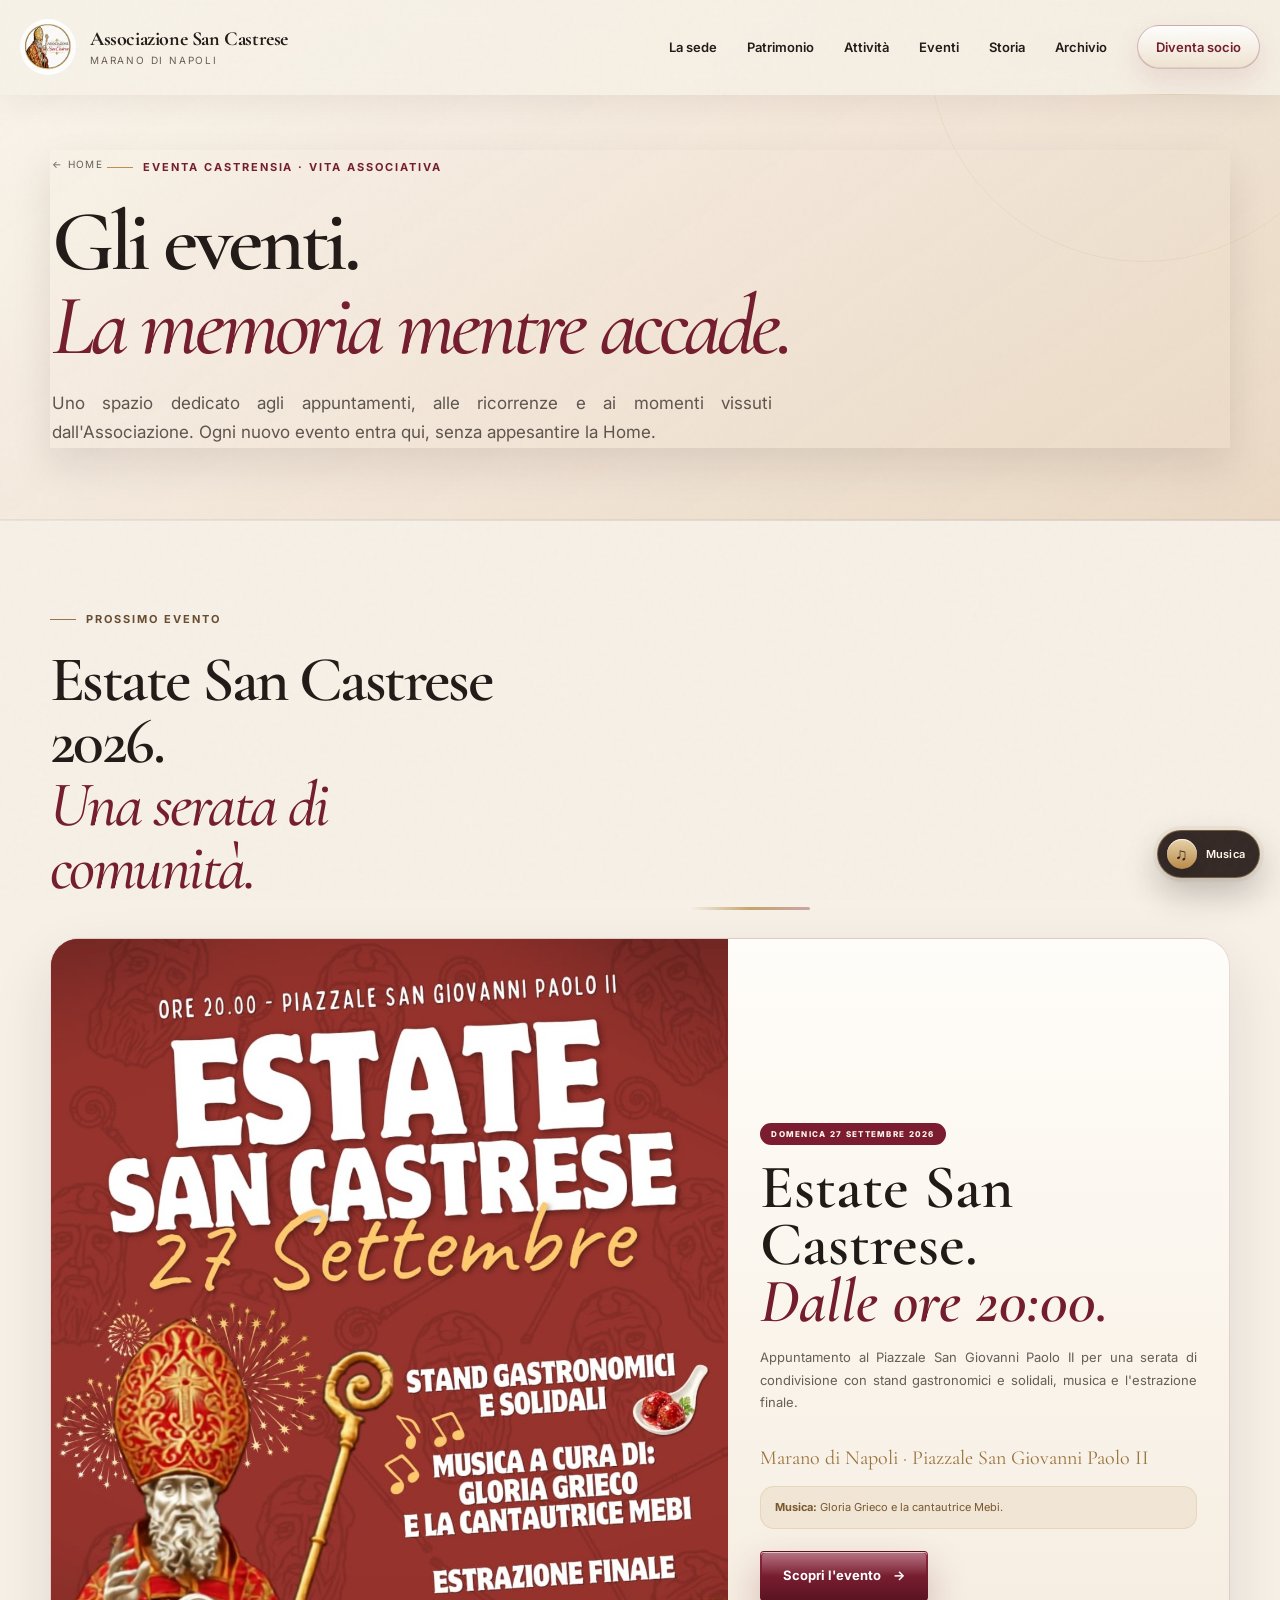
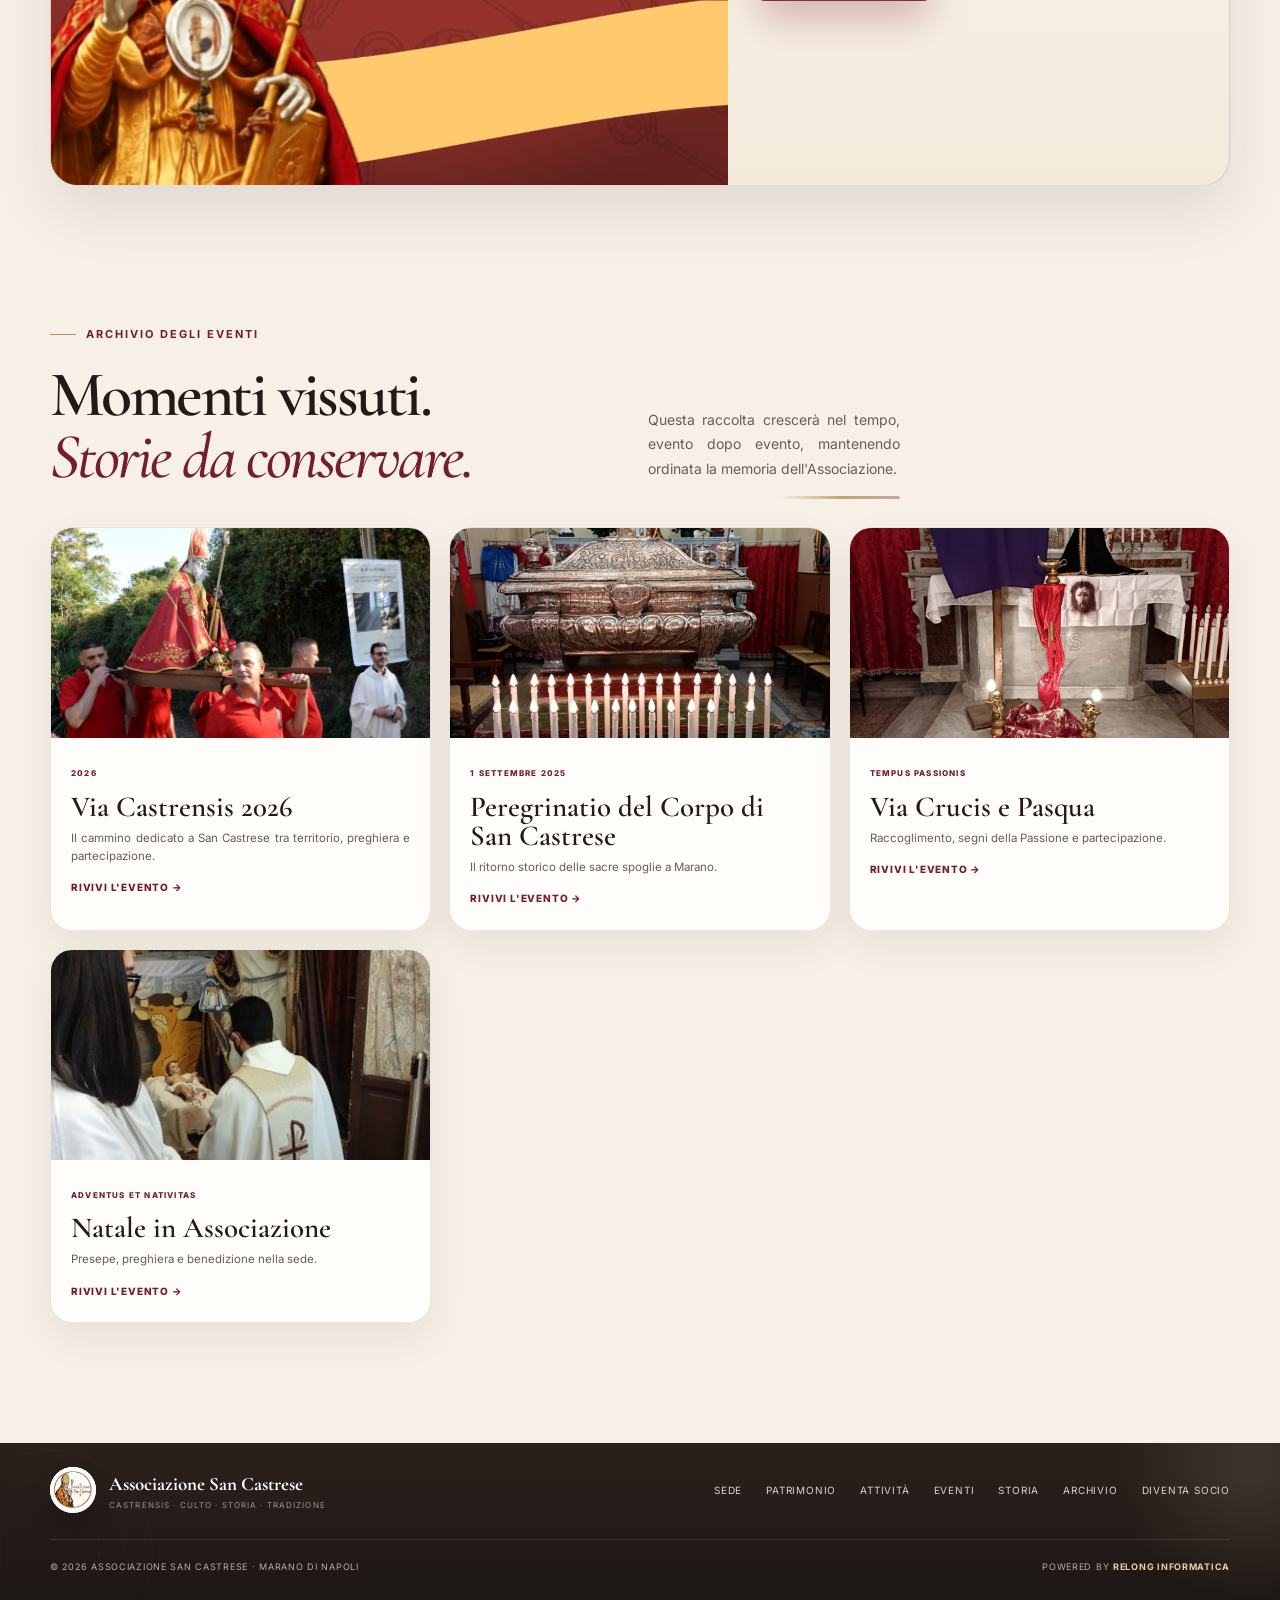
<file: eventi.html>
<!doctype html>
<html lang="it">
<head>
  <meta charset="utf-8" />
  <meta name="viewport" content="width=device-width, initial-scale=1" />
  <meta name="theme-color" content="#731c2b" />
  <meta name="description" content="Gli eventi dell'Associazione San Castrese di Marano di Napoli: Via Castrensis, ricorrenze, pellegrinaggi e momenti della vita associativa." />
  <meta property="og:title" content="Eventi | Associazione San Castrese" />
  <meta property="og:description" content="Scopri gli eventi e i momenti della vita associativa dell'Associazione San Castrese di Marano di Napoli." />
  <meta property="og:type" content="website" />
  <meta property="og:url" content="https://associazionesancastresemarano.it/eventi.html" />
  <title>Eventi | Associazione San Castrese</title>
  <link rel="icon" type="image/png" sizes="512x512" href="assets/favicon-san-castrese-3d.png?v=6.1.0" />
  <link rel="preconnect" href="https://fonts.googleapis.com">
  <link rel="preconnect" href="https://fonts.gstatic.com" crossorigin>
  <link href="https://fonts.googleapis.com/css2?family=Cormorant+Garamond:wght@500;600;700&family=Inter:wght@400;500;600;700&display=swap" rel="stylesheet">
  <link rel="stylesheet" href="styles.css?v=6.1.0" />

  <style>
    .events-intro{max-width:760px}
    .events-featured{display:grid;grid-template-columns:minmax(0,1.15fr) minmax(0,.85fr);overflow:hidden;border-radius:28px;background:linear-gradient(180deg,#fffdf9,#f4eadc);border:1px solid rgba(115,28,43,.16);box-shadow:0 24px 60px rgba(57,28,23,.11);margin-top:34px}
    .events-featured figure{margin:0;min-height:430px;overflow:hidden;background:#311018}
    .events-featured img{width:100%;height:100%;object-fit:cover;display:block}
    .events-featured-copy{padding:34px 32px;display:flex;flex-direction:column;justify-content:center}
    .event-badge{display:inline-flex;align-self:flex-start;padding:7px 11px;border-radius:999px;background:#7b1c30;color:#fff8ee;font:800 8px/1 var(--sans);letter-spacing:.16em;text-transform:uppercase;margin-bottom:14px}
    .events-featured h2{margin:0;font:600 clamp(40px,5vw,62px)/.92 var(--serif);color:var(--ink)}
    .events-featured h2 em{color:var(--wine);font-weight:600}
    .events-featured p{margin:16px 0 22px;color:var(--muted);font-size:13px;line-height:1.75}
    .events-year{margin-top:6px;font-family:var(--serif);font-size:20px;color:#9a733d}
    .events-archive{display:grid;grid-template-columns:repeat(3,1fr);gap:18px;margin-top:30px}
    .event-archive-card{display:flex;flex-direction:column;overflow:hidden;border-radius:22px;background:#fffdf9;border:1px solid rgba(80,54,42,.12);box-shadow:0 16px 38px rgba(52,30,22,.07);transition:.28s ease}
    .event-archive-card:hover{transform:translateY(-4px);box-shadow:0 24px 50px rgba(52,30,22,.12)}
    .event-archive-card figure{margin:0;height:210px;overflow:hidden}
    .event-archive-card img{width:100%;height:100%;object-fit:cover;display:block}
    .event-archive-card div{padding:20px}
    .event-archive-card small{font-size:8px;font-weight:800;letter-spacing:.15em;text-transform:uppercase;color:var(--wine)}
    .event-archive-card strong{display:block;margin:8px 0 8px;font:600 29px/1 var(--serif);color:var(--ink)}
    .event-archive-card p{margin:0;color:var(--muted);font-size:11.5px;line-height:1.6}
    .event-archive-card span{display:inline-block;margin-top:14px;color:var(--wine);font-size:10px;font-weight:800;text-transform:uppercase;letter-spacing:.08em}
    @media(max-width:900px){.events-featured{grid-template-columns:1fr}.events-featured figure{min-height:320px}.events-archive{grid-template-columns:1fr 1fr}}
    @media(max-width:680px){.events-featured{border-radius:20px}.events-featured figure{min-height:250px;max-height:300px}.events-featured-copy{padding:24px 20px}.events-featured h2{font-size:43px}.events-archive{grid-template-columns:1fr;gap:13px}.event-archive-card{display:grid;grid-template-columns:118px 1fr}.event-archive-card figure{height:100%;min-height:150px}.event-archive-card div{padding:16px}.event-archive-card strong{font-size:24px}}
  </style>

  <style>
    .events-featured.is-poster figure{background:linear-gradient(135deg,#7e2434,#43131d);display:flex;align-items:center;justify-content:center}
    .events-featured.is-poster figure img{object-fit:contain;background:#8f302f}
    .event-countdown-note{margin-top:12px;padding:12px 14px;border-radius:14px;background:rgba(183,137,73,.10);border:1px solid rgba(183,137,73,.18);color:#79572f;font-size:11px;line-height:1.5}
  </style>

</head>
<body>

  <a class="skip-link" href="#contenuto">Vai al contenuto</a>
  <header class="site-header" id="top">
    <div class="nav-shell">
      <a class="brand" href="home.html" aria-label="Associazione San Castrese, torna alla home">
        <span class="brand-mark" aria-hidden="true"><img src="assets/logo-san-castrese-3d.png?v=6.1.0" alt="" /></span>
        <span class="brand-copy"><strong>Associazione San Castrese</strong><small>Marano di Napoli</small></span>
      </a>
      <button class="menu-toggle" type="button" aria-expanded="false" aria-controls="main-nav" aria-label="Apri menu"><span></span><span></span></button>
      <nav class="main-nav" id="main-nav" aria-label="Navigazione principale">
        <a href="sede.html">La sede</a>
        <a href="patrimonio.html">Patrimonio</a>
        <a href="attivita.html">Attività</a>
        <a href="eventi.html" aria-current="page">Eventi</a>
        <a href="storia.html">Storia</a>
        <a href="archivio.html">Archivio</a>
        <a href="partecipa.html" class="nav-cta">Diventa socio</a>
      </nav>
    </div>
  </header>
  <main id="contenuto">
    <section class="page-hero">
      <div class="container page-hero-inner reveal">
        <a class="page-back" href="home.html">← Home</a>
        <span class="eyebrow"><i></i>Eventa Castrensia · Vita associativa</span>
        <h1>Gli eventi.<br><em>La memoria mentre accade.</em></h1>
        <p>Uno spazio dedicato agli appuntamenti, alle ricorrenze e ai momenti vissuti dall'Associazione. Ogni nuovo evento entra qui, senza appesantire la Home.</p>
      </div>
    </section>

    <section class="section">
      <div class="container">
        <div class="compact-head events-intro reveal">
          <span class="eyebrow antique"><i></i>Prossimo evento</span>
          <h2>Estate San Castrese 2026.<br><em>Una serata di comunità.</em></h2>
        </div>
        <article class="events-featured is-poster reveal">
          <figure><img src="assets/events/estate-san-castrese-2026/locandina-estate-san-castrese-2026.jpg" alt="Locandina Estate San Castrese, 27 settembre 2026" loading="eager"></figure>
          <div class="events-featured-copy">
            <span class="event-badge">Domenica 27 settembre 2026</span>
            <h2>Estate San Castrese.<br><em>Dalle ore 20:00.</em></h2>
            <p>Appuntamento al Piazzale San Giovanni Paolo II per una serata di condivisione con stand gastronomici e solidali, musica e l'estrazione finale.</p>
            <div class="events-year">Marano di Napoli · Piazzale San Giovanni Paolo II</div>
            <div class="event-countdown-note"><strong>Musica:</strong> Gloria Grieco e la cantautrice Mebi.</div>
            <div style="margin-top:22px"><a class="btn btn-primary" href="estate-san-castrese-2026.html">Scopri l'evento <span aria-hidden="true">→</span></a></div>
          </div>
        </article>
      </div>
    </section>

    <section class="section" style="padding-top:20px">
      <div class="container">
        <div class="compact-head reveal">
          <span class="eyebrow"><i></i>Archivio degli eventi</span>
          <h2>Momenti vissuti.<br><em>Storie da conservare.</em></h2>
          <p>Questa raccolta crescerà nel tempo, evento dopo evento, mantenendo ordinata la memoria dell'Associazione.</p>
        </div>
        <div class="events-archive">
          <a class="event-archive-card reveal" href="via-castrensis-2026.html">
            <figure><img src="assets/events/via-castrensis-2026/via-castrensis-03.jpg" alt="Via Castrensis 2026" loading="lazy"></figure>
            <div><small>2026</small><strong>Via Castrensis 2026</strong><p>Il cammino dedicato a San Castrese tra territorio, preghiera e partecipazione.</p><span>Rivivi l'evento →</span></div>
          </a>
          <a class="event-archive-card reveal" href="urna-2025.html">
            <figure><img src="assets/events/urna-2025/urna-candele-frontale.jpg" alt="Urna di San Castrese a Marano nel 2025" loading="lazy"></figure>
            <div><small>1 settembre 2025</small><strong>Peregrinatio del Corpo di San Castrese</strong><p>Il ritorno storico delle sacre spoglie a Marano.</p><span>Rivivi l'evento →</span></div>
          </a>
          <a class="event-archive-card reveal reveal-delay" href="pasqua.html">
            <figure><img src="assets/events/pasqua/allestimento-passione.jpg" alt="Via Crucis e Pasqua in Associazione" loading="lazy"></figure>
            <div><small>Tempus Passionis</small><strong>Via Crucis e Pasqua</strong><p>Raccoglimento, segni della Passione e partecipazione.</p><span>Rivivi l'evento →</span></div>
          </a>
          <a class="event-archive-card reveal" href="natale.html">
            <figure><img src="assets/events/natale/presepe-sede.jpg" alt="Natale nella sede dell'Associazione San Castrese" loading="lazy"></figure>
            <div><small>Adventus et Nativitas</small><strong>Natale in Associazione</strong><p>Presepe, preghiera e benedizione nella sede.</p><span>Rivivi l'evento →</span></div>
          </a>
        </div>
      </div>
    </section>
  </main>

  <nav class="mobile-cta" aria-label="Azioni rapide">
    <a href="https://www.google.com/maps/dir/?api=1&amp;destination=Via%20Casalanno%201%2C%2080016%20Marano%20di%20Napoli%20NA" rel="noopener" target="_blank"><span>⌖</span>Portami in Associazione</a>
    <a href="partecipa.html"><span>+</span>Diventa socio</a>
  </nav>
  <footer class="site-footer">
    <div class="container footer-top">
      <div class="footer-brand">
        <span class="brand-mark small" aria-hidden="true"><img src="assets/logo-san-castrese-3d.png?v=6.1.0" alt="" /></span>
        <div><strong>Associazione San Castrese</strong><small>Castrensis · Culto · Storia · Tradizione</small></div>
      </div>
      <nav aria-label="Link footer">
        <a href="sede.html">Sede</a><a href="patrimonio.html">Patrimonio</a><a href="attivita.html">Attività</a><a href="eventi.html">Eventi</a><a href="storia.html">Storia</a><a href="archivio.html">Archivio</a><a href="partecipa.html">Diventa socio</a>
      </nav>
    </div>
    <div class="container footer-bottom">
      <p>© <span id="year"></span> Associazione San Castrese · Marano di Napoli</p>
      <p class="powered-by">Powered by <a href="https://www.relonginformatica.com/" target="_blank" rel="noopener noreferrer">ReLong Informatica</a></p>
    </div>
  </footer>
  <script src="script-597.js?v=6.1.0"></script>
</body>
</html>
</file>
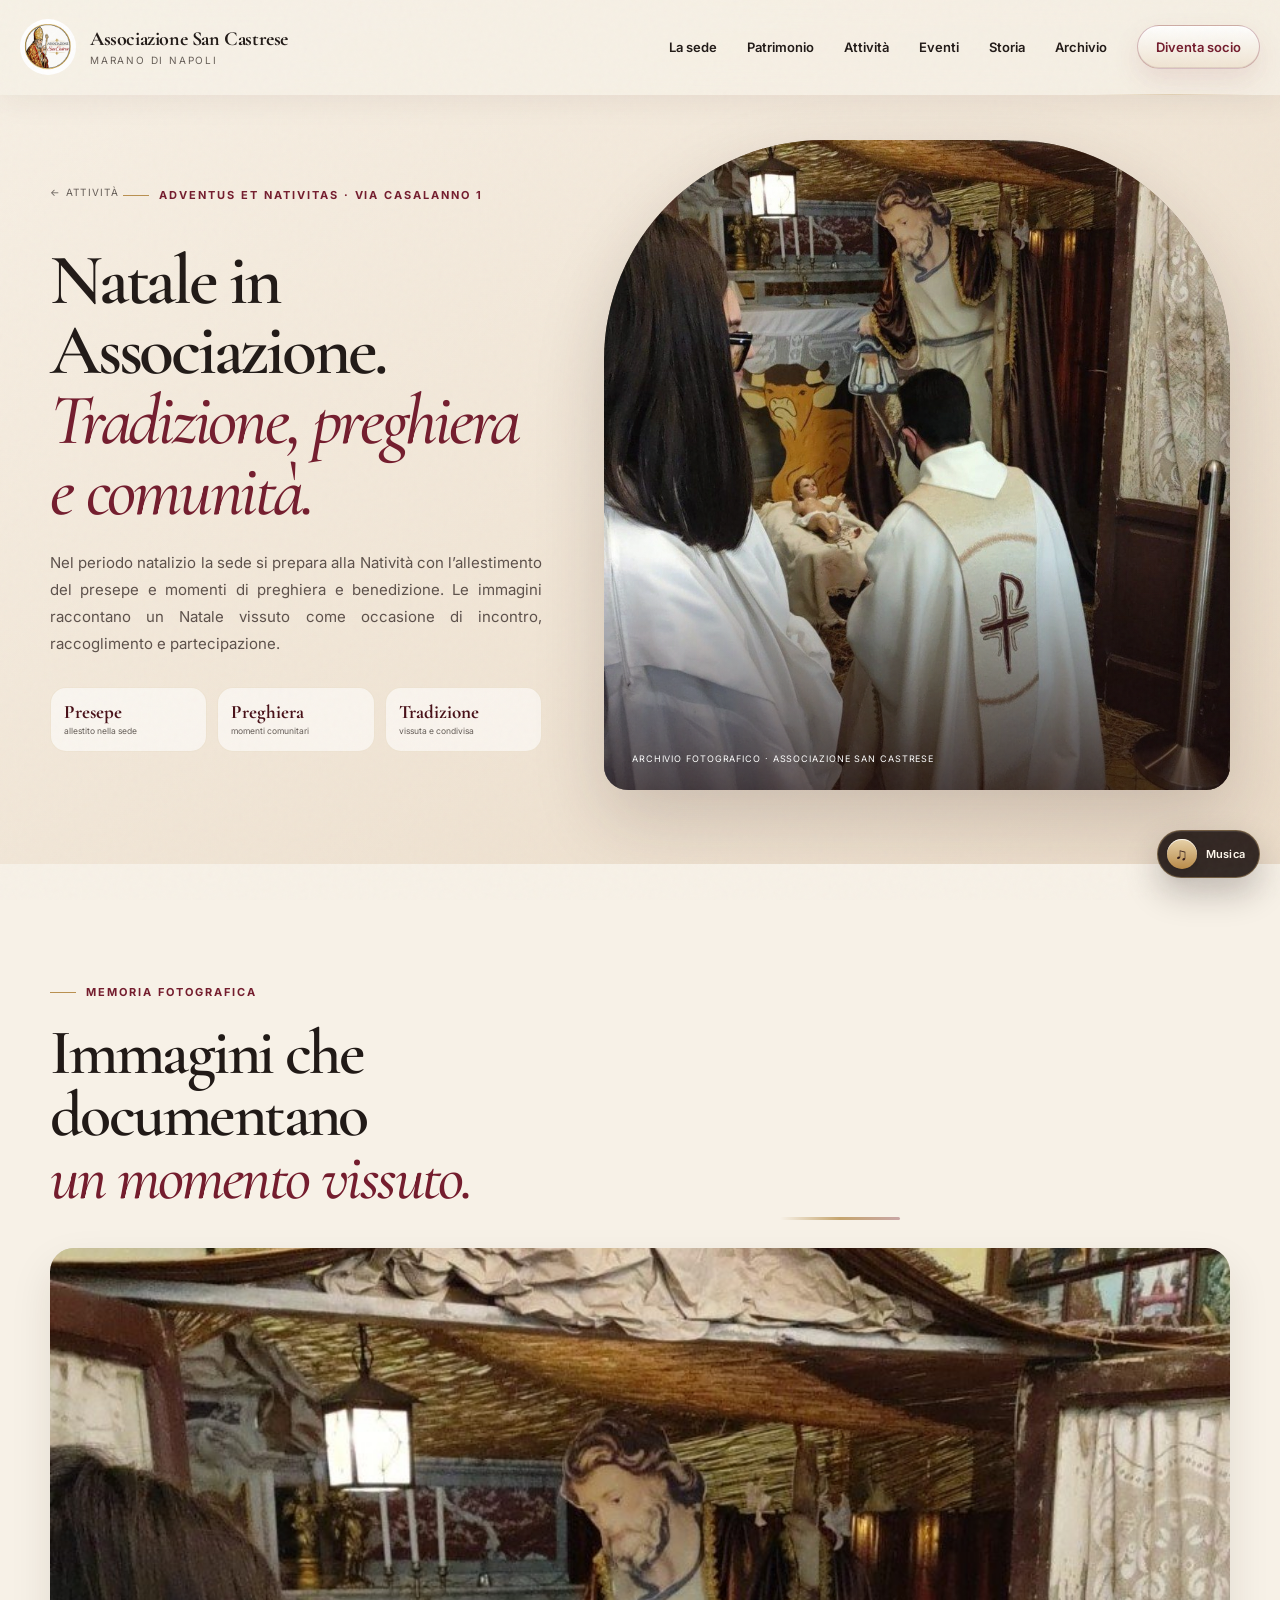
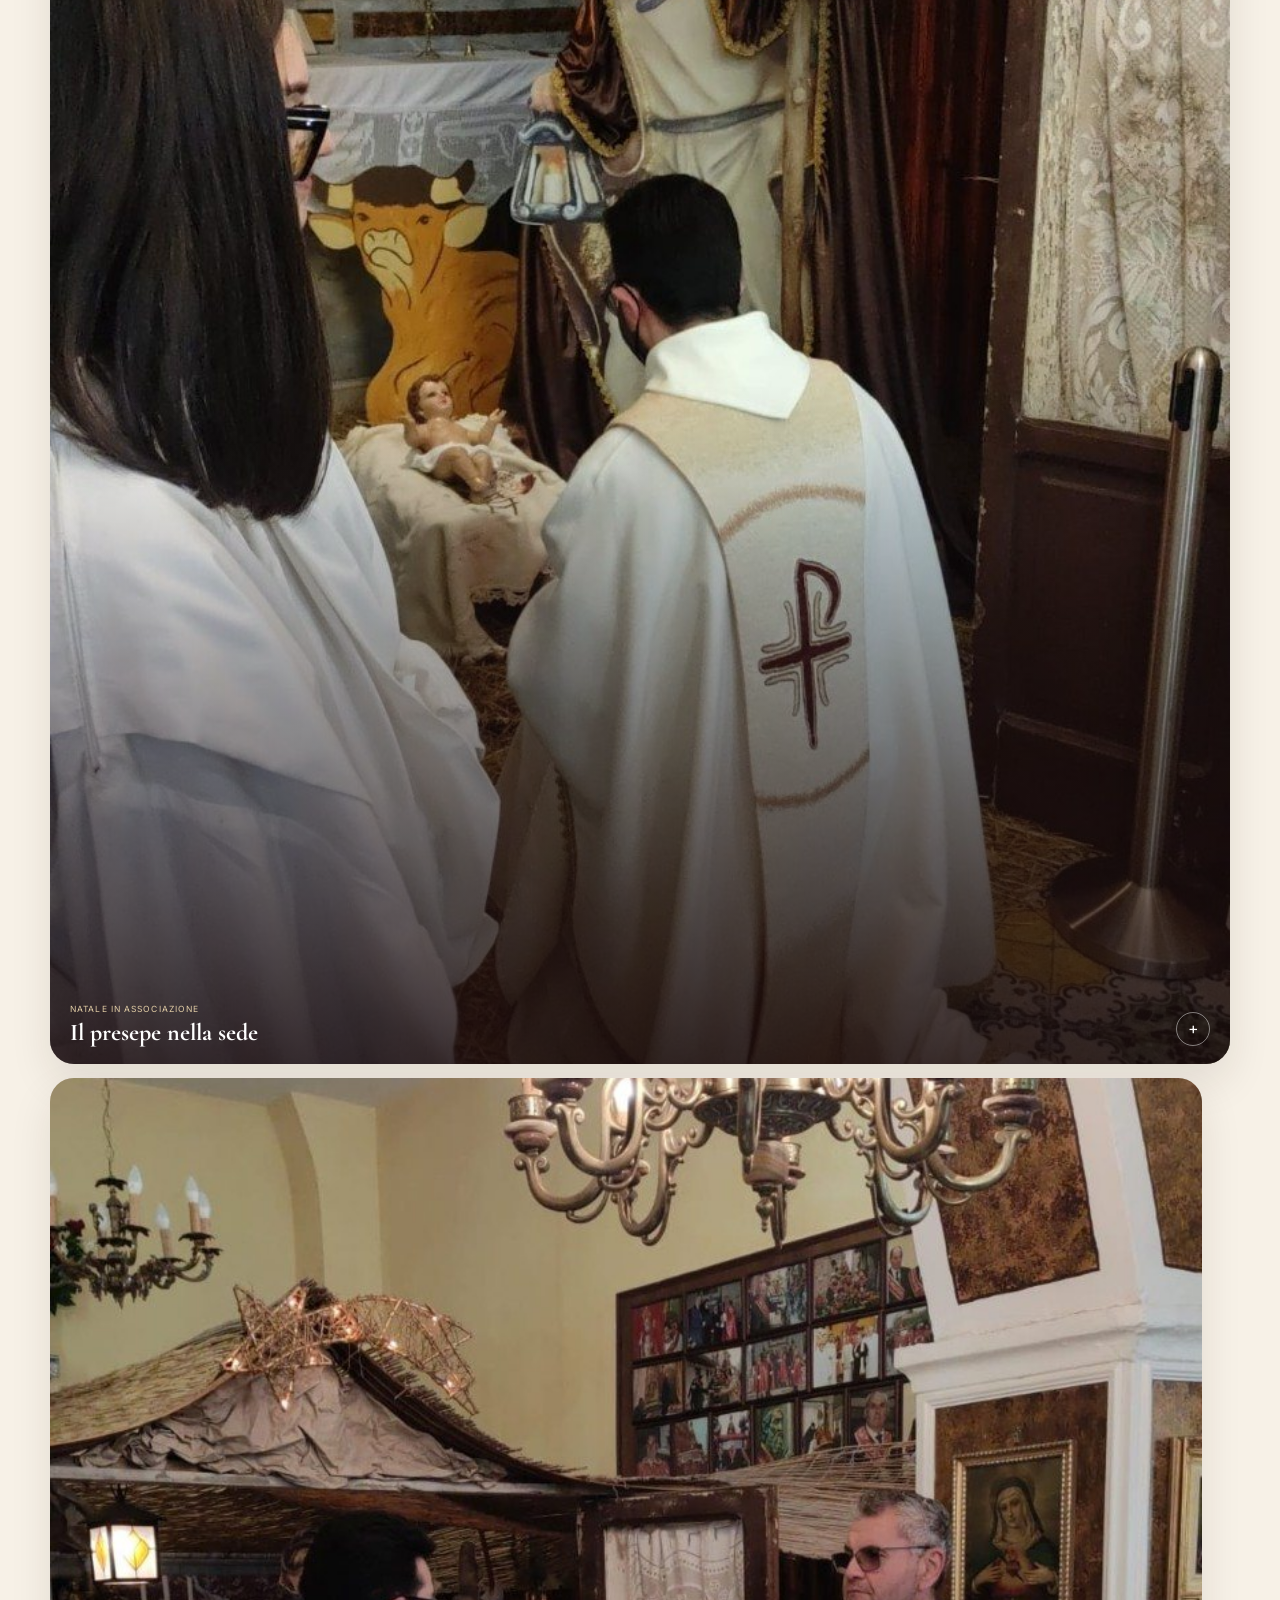
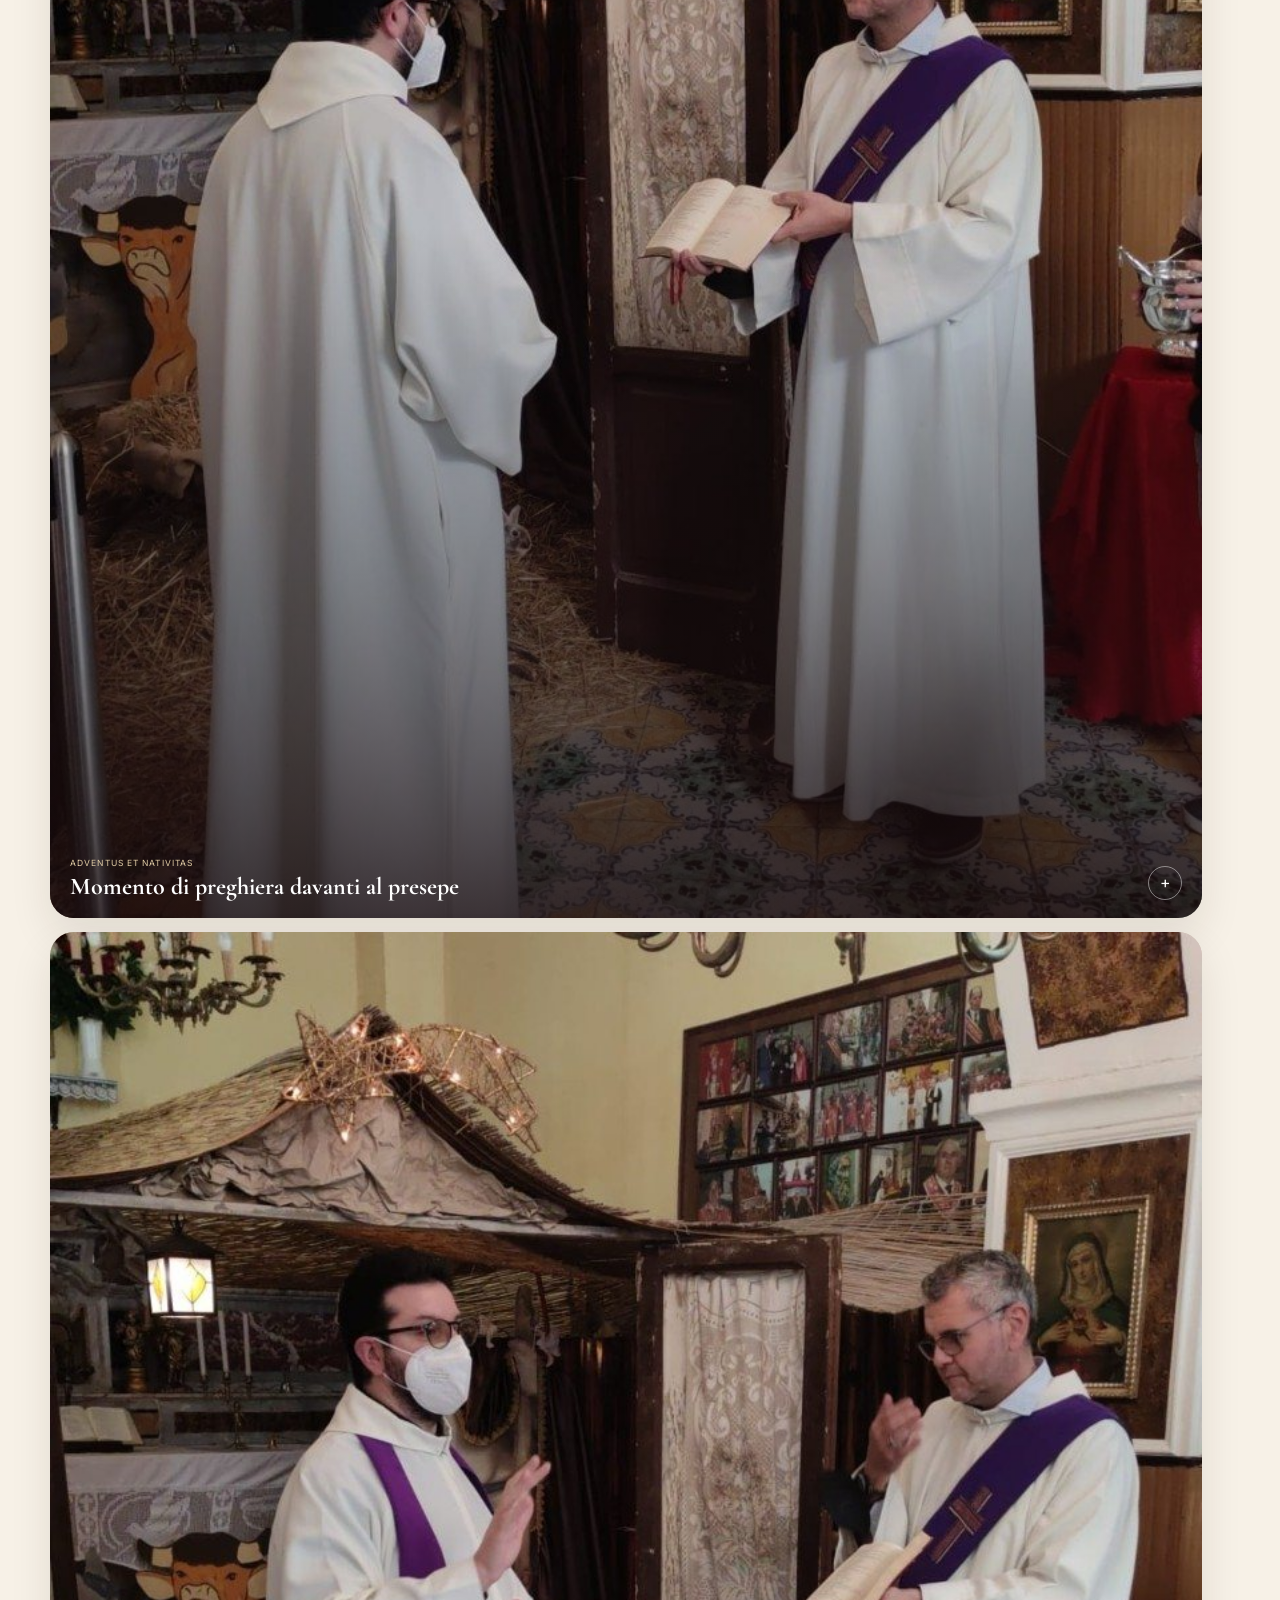
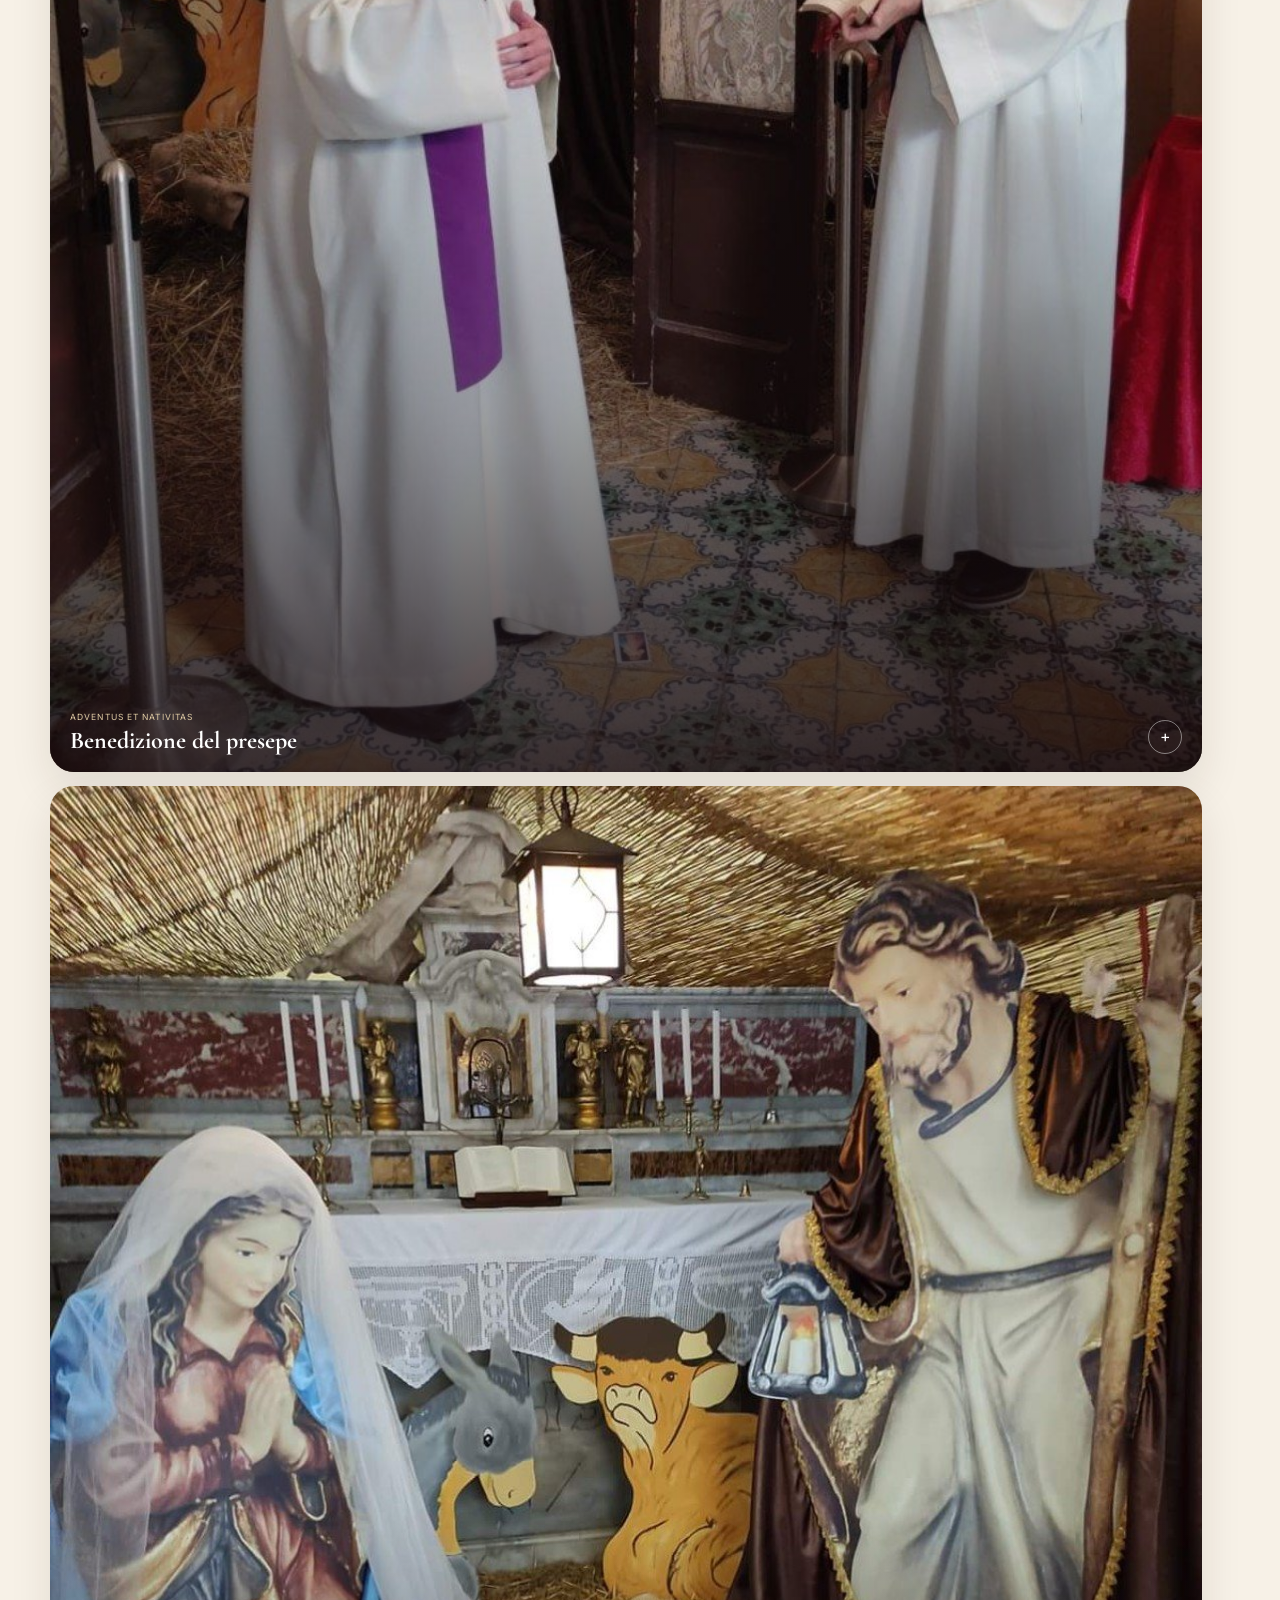
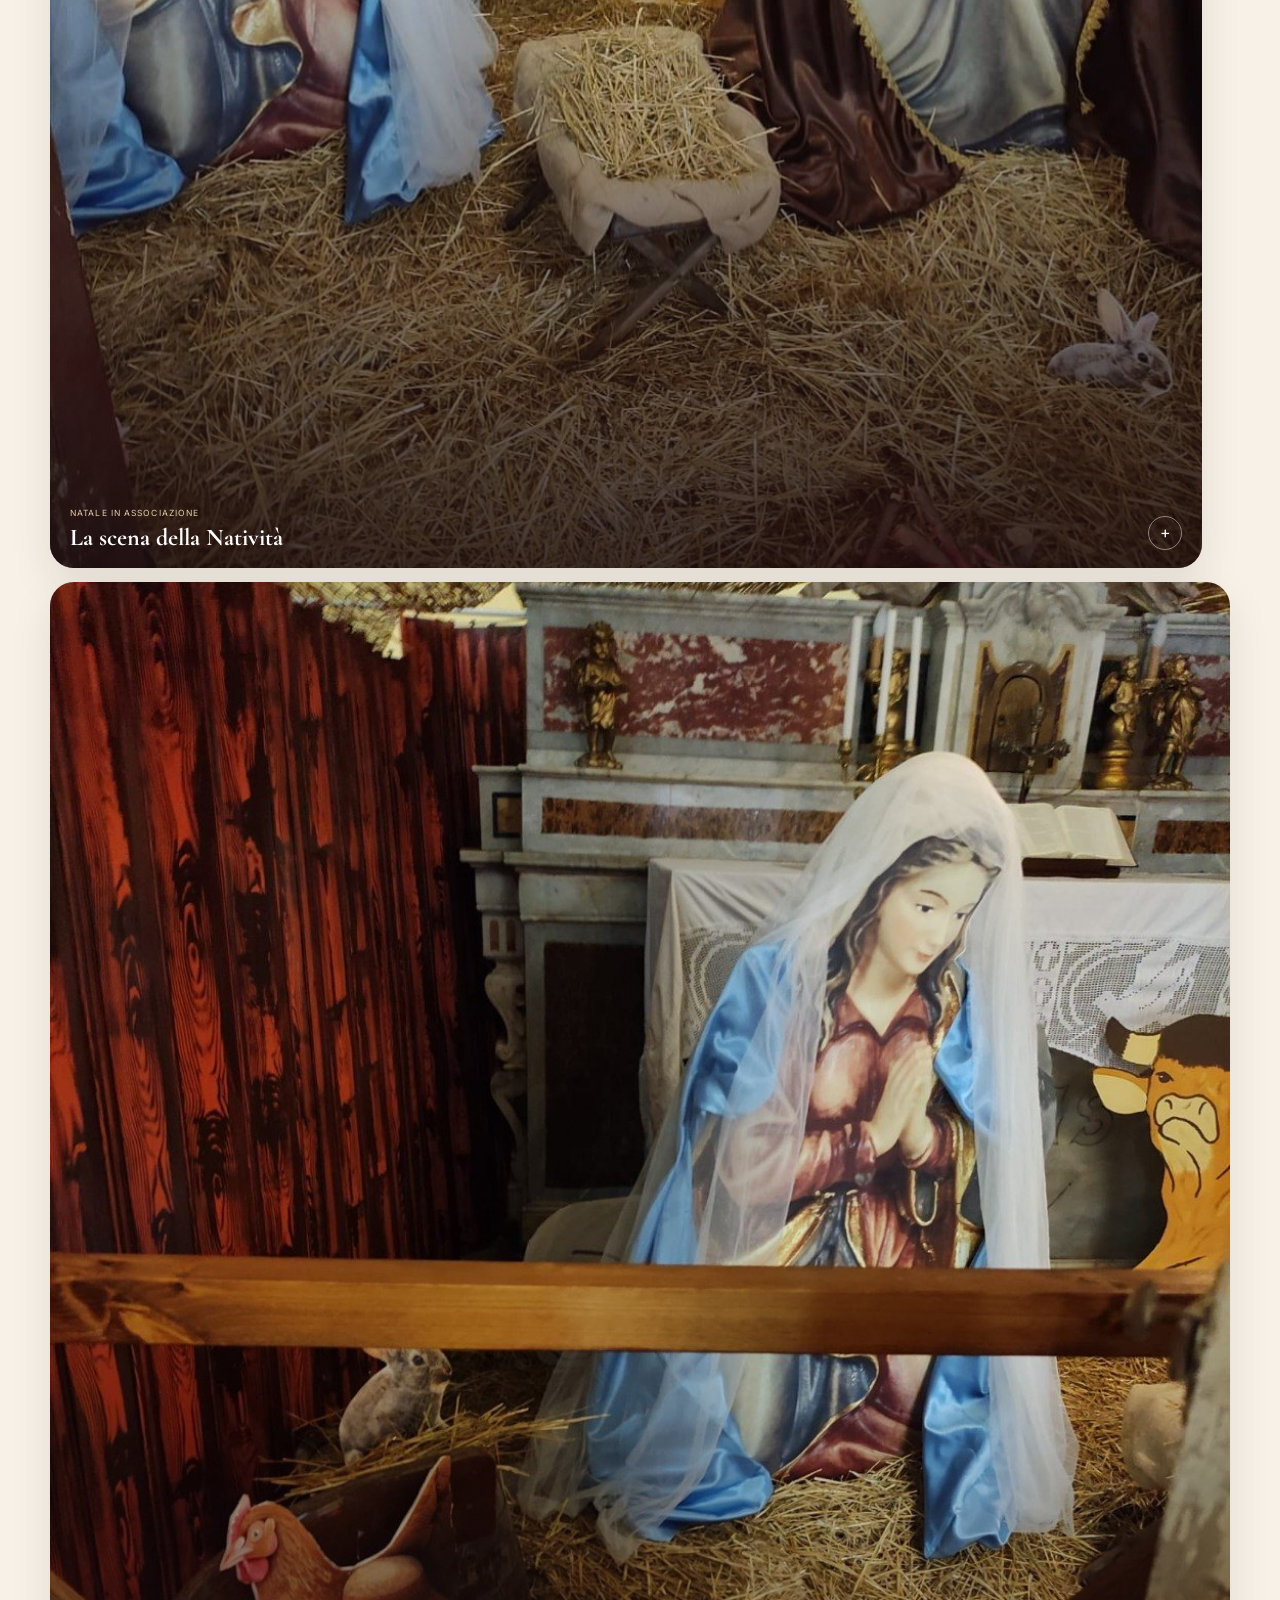
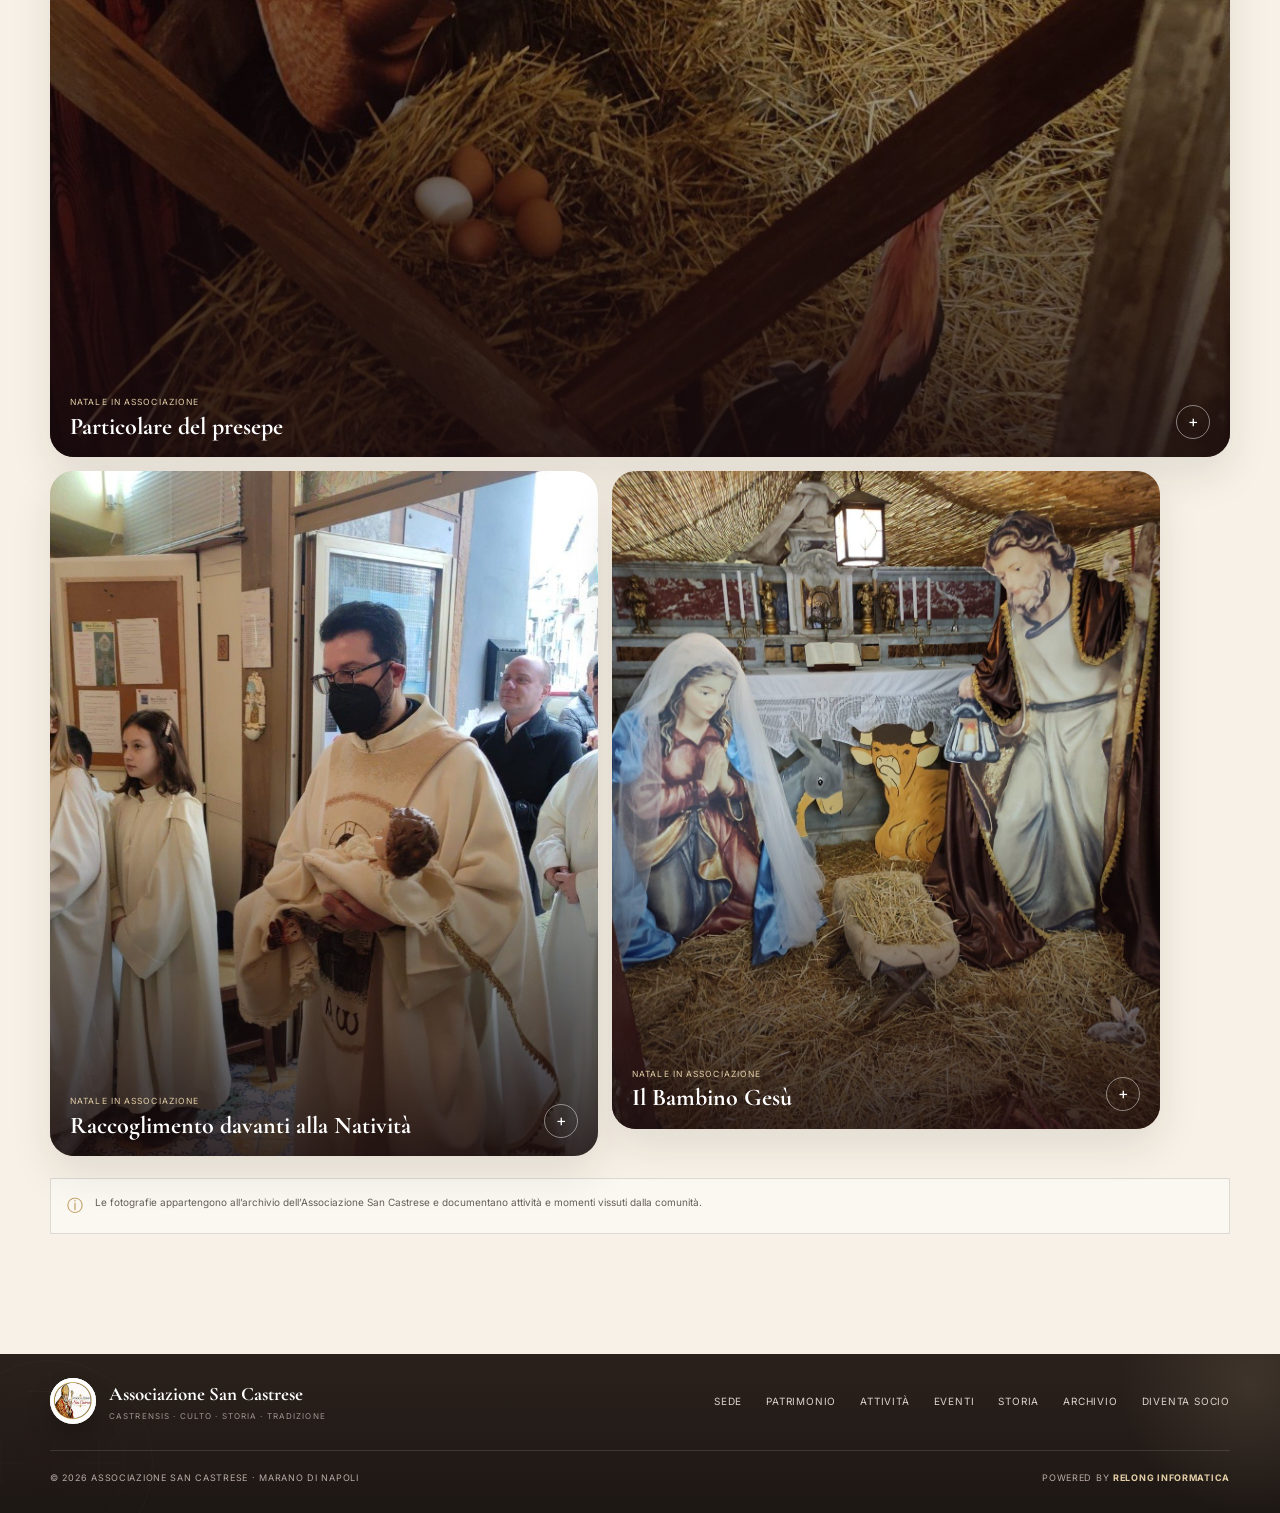
<file: natale.html>
<!doctype html>
<html lang="it">
<head>
  <meta charset="utf-8" />
  <meta name="viewport" content="width=device-width, initial-scale=1" />
  <meta name="theme-color" content="#731c2b" />
    <meta name="application-name" content="San Castrese" />
  <meta name="mobile-web-app-capable" content="yes" />
  <meta name="apple-mobile-web-app-capable" content="yes" />
  <meta name="apple-mobile-web-app-title" content="San Castrese" />
  <meta name="apple-mobile-web-app-status-bar-style" content="black" />
  <link rel="manifest" href="manifest.webmanifest?v=6.1.0" />
  <link rel="apple-touch-icon" sizes="180x180" href="assets/apple-touch-icon-180.png?v=6.1.0" />
<meta name="description" content="Nel periodo natalizio la sede si prepara alla Natività con l’allestimento del presepe e momenti di preghiera e benedizione. Le immagini raccontano un Natale vissuto come occasione di incontro, raccoglimento e partecipazione." />
  <meta property="og:title" content="Natale in Associazione — Associazione San Castrese" />
  <meta property="og:description" content="Via Casalanno 1 · Marano di Napoli · Memoria, culto e tradizione." />
  <meta property="og:type" content="website" />
  <title>Natale in Associazione | Associazione San Castrese</title>
  <link rel="icon" type="image/png" sizes="512x512" href="assets/favicon-san-castrese-3d.png?v=6.1.0" />
  <link rel="preconnect" href="https://fonts.googleapis.com">
  <link rel="preconnect" href="https://fonts.gstatic.com" crossorigin>
  <link href="https://fonts.googleapis.com/css2?family=Cormorant+Garamond:wght@500;600;700&family=Inter:wght@400;500;600;700&display=swap" rel="stylesheet">
  <link rel="stylesheet" href="styles.css?v=6.1.0" />
</head>
<body>
  <a class="skip-link" href="#contenuto">Vai al contenuto</a>
  <header class="site-header" id="top">
    <div class="nav-shell">
      <a class="brand" href="home.html" aria-label="Associazione San Castrese, torna alla home">
        <span class="brand-mark" aria-hidden="true"><img src="assets/logo-san-castrese-3d.png?v=6.1.0" alt="" /></span>
        <span class="brand-copy"><strong>Associazione San Castrese</strong><small>Marano di Napoli</small></span>
      </a>
      <button class="menu-toggle" type="button" aria-expanded="false" aria-controls="main-nav" aria-label="Apri menu"><span></span><span></span></button>
      <nav class="main-nav" id="main-nav" aria-label="Navigazione principale">
        <a href="sede.html">La sede</a>
        <a href="patrimonio.html">Patrimonio</a>
        <a href="attivita.html">Attività</a>
        <a href="eventi.html">Eventi</a>
        <a href="storia.html">Storia</a>
        <a href="archivio.html">Archivio</a>
        <a href="partecipa.html" class="nav-cta">Diventa socio</a>
      </nav>
    </div>
  </header>
  <main id="contenuto">
    <section class="event-detail-hero">
      <div class="container event-detail-grid">
        <div class="event-detail-copy reveal">
          <a class="page-back" href="attivita.html">← Attività</a>
          <span class="eyebrow"><i></i>Adventus et Nativitas · Via Casalanno 1</span>
          <h1>Natale in Associazione.<br><em>Tradizione, preghiera e comunità.</em></h1>
          <p>Nel periodo natalizio la sede si prepara alla Natività con l’allestimento del presepe e momenti di preghiera e benedizione. Le immagini raccontano un Natale vissuto come occasione di incontro, raccoglimento e partecipazione.</p>
          <div class="event-facts"><div><strong>Presepe</strong><span>allestito nella sede</span></div><div><strong>Preghiera</strong><span>momenti comunitari</span></div><div><strong>Tradizione</strong><span>vissuta e condivisa</span></div></div>
        </div>
        <figure class="event-cover reveal"><img src="assets/events/natale/presepe-sede.jpg" alt="Natale in Associazione" loading="eager"><figcaption>Archivio fotografico · Associazione San Castrese</figcaption></figure>
      </div>
    </section>
    <section class="event-gallery section">
      <div class="container">
        <div class="compact-head reveal"><span class="eyebrow"><i></i>Memoria fotografica</span><h2>Immagini che documentano<br><em>un momento vissuto.</em></h2></div>
        <div class="event-gallery-grid"><button class="event-photo gallery-item " type="button" data-image="assets/events/natale/presepe-sede.jpg" data-title="Il presepe nella sede" data-year="Natale in Associazione"><span class="event-photo-image" style="background-image:url('assets/events/natale/presepe-sede.jpg')"></span><span class="event-photo-caption"><small>Natale in Associazione</small><strong>Il presepe nella sede</strong><i>+</i></span></button>
<button class="event-photo gallery-item " type="button" data-image="assets/events/natale/benedizione-presepe-1.jpg" data-title="Momento di preghiera davanti al presepe" data-year="Adventus et Nativitas"><span class="event-photo-image" style="background-image:url('assets/events/natale/benedizione-presepe-1.jpg')"></span><span class="event-photo-caption"><small>Adventus et Nativitas</small><strong>Momento di preghiera davanti al presepe</strong><i>+</i></span></button>
<button class="event-photo gallery-item " type="button" data-image="assets/events/natale/benedizione-presepe-2.jpg" data-title="Benedizione del presepe" data-year="Adventus et Nativitas"><span class="event-photo-image" style="background-image:url('assets/events/natale/benedizione-presepe-2.jpg')"></span><span class="event-photo-caption"><small>Adventus et Nativitas</small><strong>Benedizione del presepe</strong><i>+</i></span></button>
<button class="event-photo gallery-item " type="button" data-image="assets/events/natale/nativita-maria-giuseppe.jpg" data-title="La scena della Natività" data-year="Natale in Associazione"><span class="event-photo-image" style="background-image:url('assets/events/natale/nativita-maria-giuseppe.jpg')"></span><span class="event-photo-caption"><small>Natale in Associazione</small><strong>La scena della Natività</strong><i>+</i></span></button>
<button class="event-photo gallery-item " type="button" data-image="assets/events/natale/madonna-presepe.jpg" data-title="Particolare del presepe" data-year="Natale in Associazione"><span class="event-photo-image" style="background-image:url('assets/events/natale/madonna-presepe.jpg')"></span><span class="event-photo-caption"><small>Natale in Associazione</small><strong>Particolare del presepe</strong><i>+</i></span></button>
<button class="event-photo gallery-item " type="button" data-image="assets/events/natale/preghiera-presepe.jpg" data-title="Raccoglimento davanti alla Natività" data-year="Natale in Associazione"><span class="event-photo-image" style="background-image:url('assets/events/natale/preghiera-presepe.jpg')"></span><span class="event-photo-caption"><small>Natale in Associazione</small><strong>Raccoglimento davanti alla Natività</strong><i>+</i></span></button>
<button class="event-photo gallery-item " type="button" data-image="assets/events/natale/bambino-gesu.jpg" data-title="Il Bambino Gesù" data-year="Natale in Associazione"><span class="event-photo-image" style="background-image:url('assets/events/natale/bambino-gesu.jpg')"></span><span class="event-photo-caption"><small>Natale in Associazione</small><strong>Il Bambino Gesù</strong><i>+</i></span></button></div>
        <div class="source-note reveal"><span aria-hidden="true">ⓘ</span><p>Le fotografie appartengono all’archivio dell’Associazione San Castrese e documentano attività e momenti vissuti dalla comunità.</p></div>
      </div>
    </section>
  </main>
  <nav class="mobile-cta" aria-label="Azioni rapide">
    <a href="https://www.google.com/maps/dir/?api=1&amp;destination=Via%20Casalanno%201%2C%2080016%20Marano%20di%20Napoli%20NA" rel="noopener" target="_blank"><span>⌖</span>Portami in Associazione</a>
    <a href="partecipa.html"><span>+</span>Diventa socio</a>
  </nav>
  <footer class="site-footer">
    <div class="container footer-top">
      <div class="footer-brand">
        <span class="brand-mark small" aria-hidden="true"><img src="assets/logo-san-castrese-3d.png?v=6.1.0" alt="" /></span>
        <div><strong>Associazione San Castrese</strong><small>Castrensis · Culto · Storia · Tradizione</small></div>
      </div>
      <nav aria-label="Link footer">
        <a href="sede.html">Sede</a><a href="patrimonio.html">Patrimonio</a><a href="attivita.html">Attività</a>
        <a href="eventi.html">Eventi</a><a href="storia.html">Storia</a><a href="archivio.html">Archivio</a><a href="partecipa.html">Diventa socio</a>
      </nav>
    </div>
    <div class="container footer-bottom">
      <p>© <span id="year"></span> Associazione San Castrese · Marano di Napoli</p>
      <p class="powered-by">Powered by <a href="https://www.relonginformatica.com/" target="_blank" rel="noopener noreferrer">ReLong Informatica</a></p>
    </div>
  </footer>
  <dialog class="lightbox" id="lightbox" aria-label="Anteprima fotografia">
    <button class="lightbox-close" type="button" aria-label="Chiudi">×</button>
    <div class="lightbox-image" id="lightbox-image"></div>
    <div class="lightbox-caption"><small id="lightbox-year"></small><strong id="lightbox-title"></strong><span>Archivio fotografico</span></div>
  </dialog>
  <script src="script.js?v=6.1.0"></script>
</body></html>
</file>
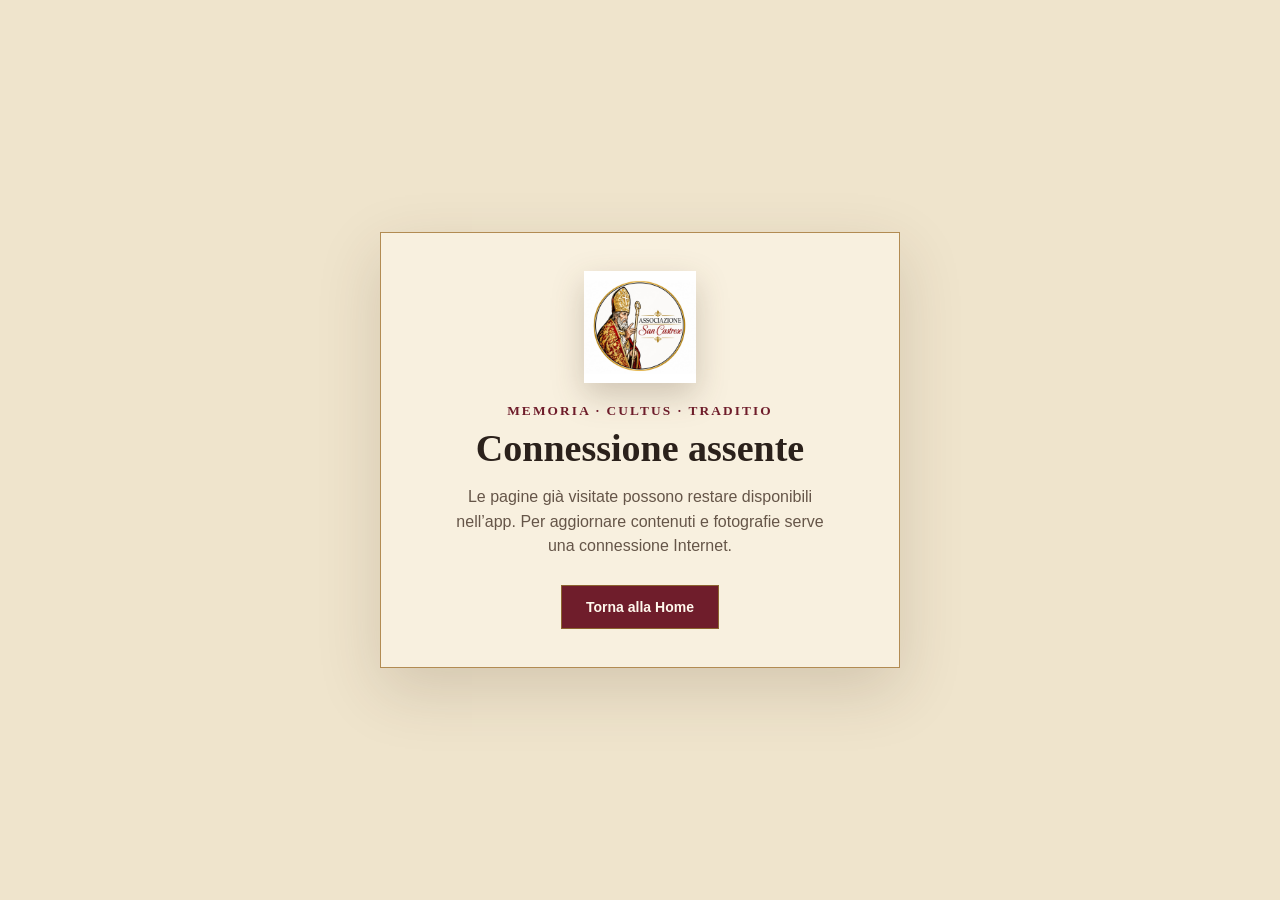
<file: offline.html>
<!doctype html>
<html lang="it">
<head>
  <meta charset="utf-8">
  <meta name="viewport" content="width=device-width, initial-scale=1">
  <meta name="theme-color" content="#6f1d2b">
  <title>Offline | Associazione San Castrese</title>
  <style>
    *{box-sizing:border-box}html,body{margin:0;min-height:100%;font-family:Georgia,'Times New Roman',serif}
    body{min-height:100vh;display:grid;place-items:center;padding:24px;background:#efe4cc;color:#2b211b}
    main{width:min(520px,100%);text-align:center;padding:38px 24px;border:1px solid #b28b52;background:#f8f0df;
      box-shadow:0 22px 60px rgba(70,43,27,.16)}
    img{width:112px;height:112px;object-fit:contain;filter:drop-shadow(0 12px 16px rgba(63,40,21,.22))}
    small{display:block;margin:16px 0 10px;color:#6f1d2b;letter-spacing:.16em;text-transform:uppercase;font-weight:700}
    h1{margin:0;font-size:38px;line-height:1;color:#2b211b}
    p{margin:18px auto 26px;max-width:390px;font:16px/1.55 Arial,sans-serif;color:#655548}
    a{display:inline-block;padding:13px 24px;border:1px solid #8c632f;background:#6f1d2b;color:#fff8ed;text-decoration:none;font:bold 14px Arial,sans-serif}
  </style>
</head>
<body>
  <main>
    <img src="assets/logo-san-castrese-3d.png" alt="Associazione San Castrese">
    <small>Memoria · Cultus · Traditio</small>
    <h1>Connessione assente</h1>
    <p>Le pagine già visitate possono restare disponibili nell’app. Per aggiornare contenuti e fotografie serve una connessione Internet.</p>
    <a href="./">Torna alla Home</a>
  </main>
</body>
</html>
</file>
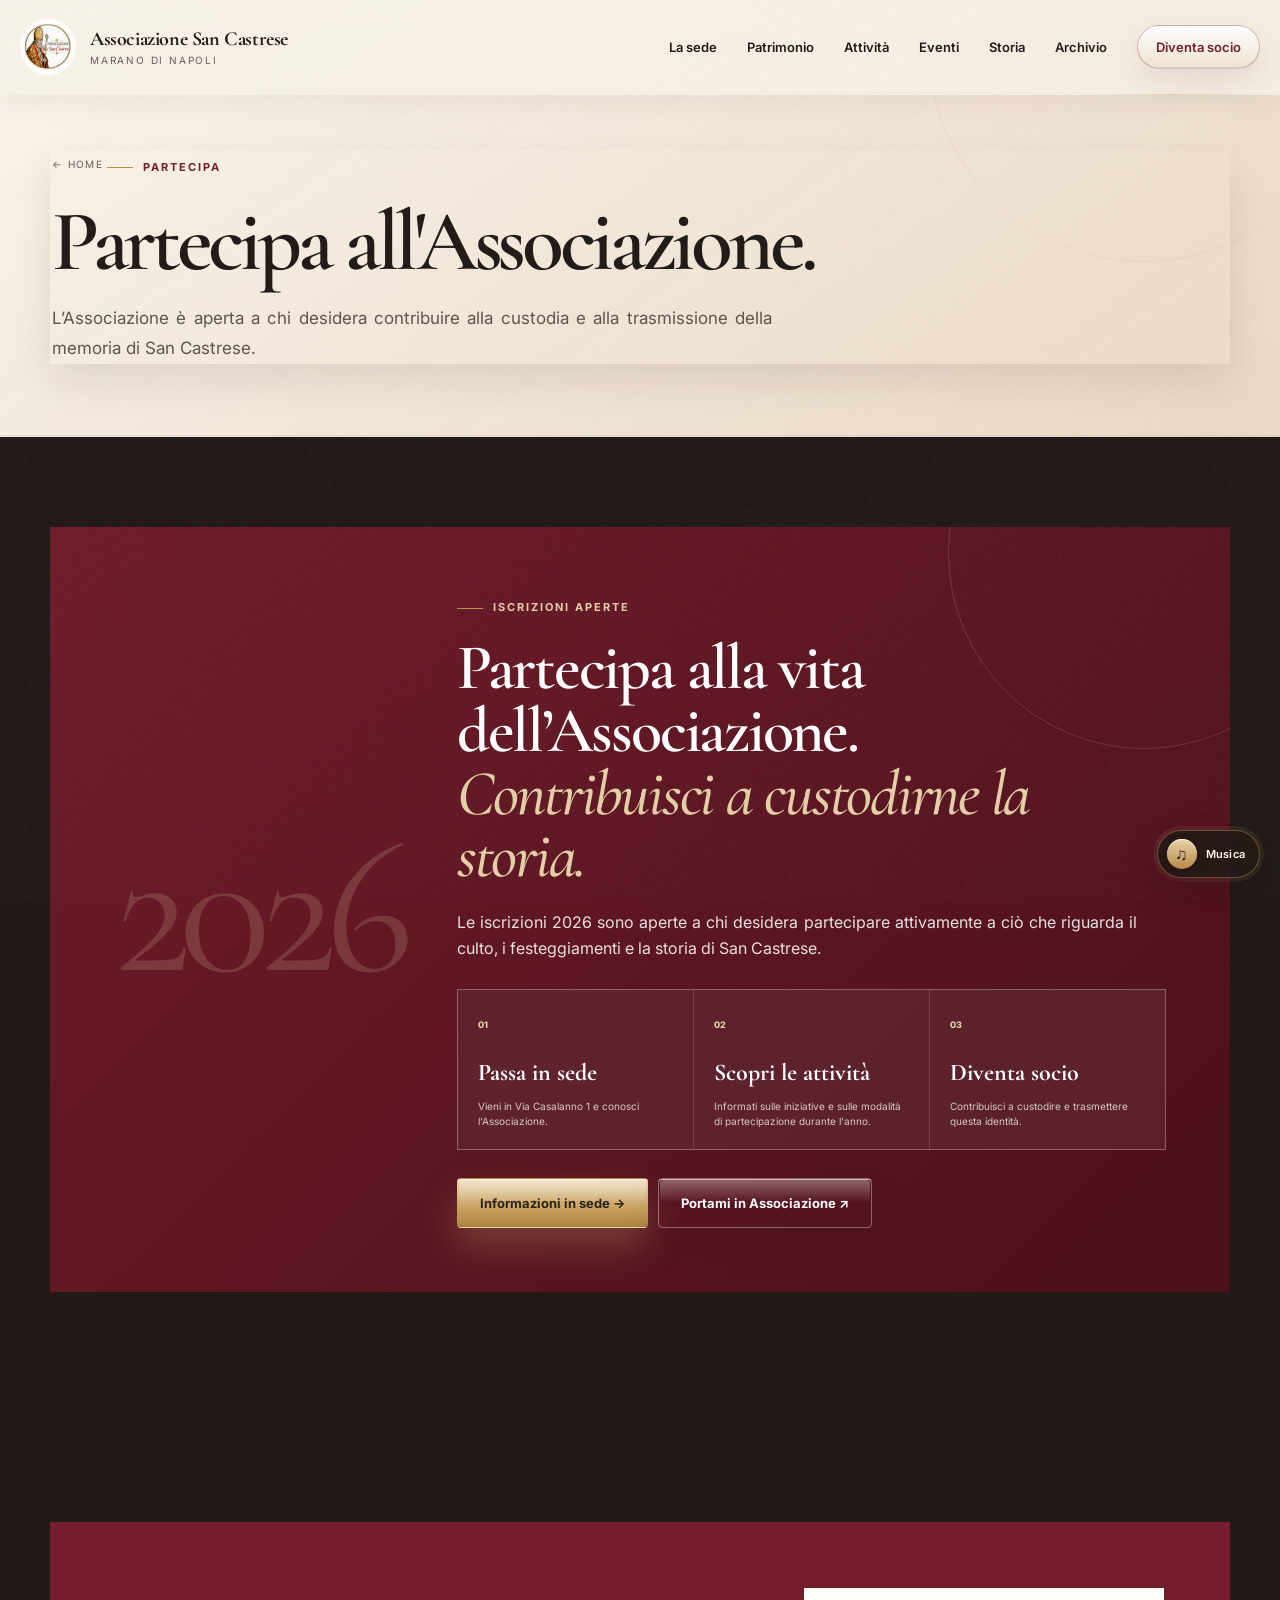
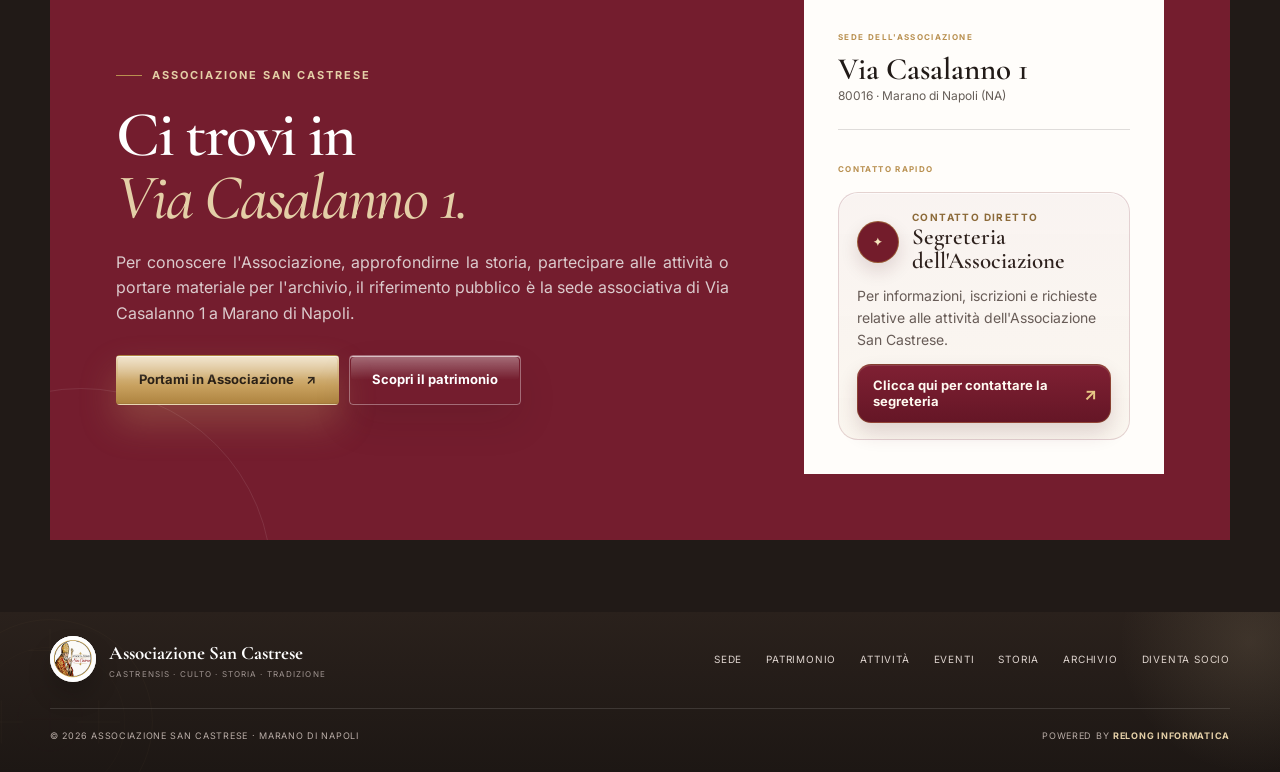
<file: partecipa.html>
<!doctype html>
<html lang="it">
<head>
  <meta charset="utf-8" />
  <meta name="viewport" content="width=device-width, initial-scale=1" />
  <meta name="theme-color" content="#731c2b" />
    <meta name="application-name" content="San Castrese" />
  <meta name="mobile-web-app-capable" content="yes" />
  <meta name="apple-mobile-web-app-capable" content="yes" />
  <meta name="apple-mobile-web-app-title" content="San Castrese" />
  <meta name="apple-mobile-web-app-status-bar-style" content="black" />
  <link rel="manifest" href="manifest.webmanifest?v=6.1.0" />
  <link rel="apple-touch-icon" sizes="180x180" href="assets/apple-touch-icon-180.png?v=6.1.0" />
<meta name="description" content="Associazione San Castrese di Via Casalanno 1, Marano di Napoli. Sede, patrimonio, attività, storia, archivio e partecipazione." />
  <meta property="og:title" content="Associazione San Castrese — Marano di Napoli" />
  <meta property="og:description" content="Via Casalanno 1 · Dal 1909 · Memoria, patrimonio, attività e tradizione." />
  <meta property="og:type" content="website" />
  <title>Diventa socio | Associazione San Castrese</title>
  <link rel="icon" type="image/png" sizes="512x512" href="assets/favicon-san-castrese-3d.png?v=6.1.0" />
  <link rel="preconnect" href="https://fonts.googleapis.com">
  <link rel="preconnect" href="https://fonts.gstatic.com" crossorigin>
  <link href="https://fonts.googleapis.com/css2?family=Cormorant+Garamond:wght@500;600;700&family=Inter:wght@400;500;600;700&display=swap" rel="stylesheet">
  <link rel="stylesheet" href="styles.css?v=6.1.0" />

<style>
.quick-whatsapp-contact{margin-top:12px;padding:18px 18px 16px;border:1px solid rgba(115,28,43,.16);border-radius:20px;background:linear-gradient(180deg,rgba(115,28,43,.045),rgba(183,138,63,.055));box-shadow:inset 0 1px 0 rgba(255,255,255,.6)}
.quick-whatsapp-head{display:flex;align-items:center;gap:13px;margin-bottom:12px}
.quick-whatsapp-icon{display:grid;place-items:center;flex:0 0 42px;width:42px;height:42px;border-radius:50%;background:#731c2b;color:#f5e5bd;font:800 11px/1 Inter,sans-serif;letter-spacing:.08em;border:1px solid rgba(183,138,63,.55);box-shadow:0 8px 18px rgba(68,21,29,.14)}
.quick-whatsapp-head div{display:grid;gap:2px}
.quick-whatsapp-head small{font:700 10px/1.2 Inter,sans-serif;text-transform:uppercase;letter-spacing:.14em;color:#8c6a39}
.quick-whatsapp-head strong{font:600 23px/1.05 "Cormorant Garamond",serif;color:#2e211d}
.quick-whatsapp-contact p{margin:0 0 14px!important;font-size:14px!important;line-height:1.55!important;color:#685c57!important}
.quick-whatsapp-btn{display:flex;align-items:center;justify-content:space-between;gap:12px;width:100%;padding:13px 15px;border-radius:14px;background:linear-gradient(180deg,#7f2033,#651626);color:#fffaf1!important;text-decoration:none;font:700 13px/1.2 Inter,sans-serif;box-shadow:0 10px 20px rgba(79,22,36,.16),inset 0 1px 0 rgba(255,255,255,.13);border:1px solid rgba(183,138,63,.35)}
.quick-whatsapp-btn span{color:#e7c786;font-size:17px}
@media(max-width:640px){.quick-whatsapp-contact{padding:16px}.quick-whatsapp-head strong{font-size:21px}.quick-whatsapp-btn{font-size:12px}}
</style>
</head>
<body>
  <a class="skip-link" href="#contenuto">Vai al contenuto</a>
  <header class="site-header" id="top">
    <div class="nav-shell">
      <a class="brand" href="home.html" aria-label="Associazione San Castrese, torna alla home">
        <span class="brand-mark" aria-hidden="true"><img src="assets/logo-san-castrese-3d.png?v=6.1.0" alt="" /></span>
        <span class="brand-copy"><strong>Associazione San Castrese</strong><small>Marano di Napoli</small></span>
      </a>
      <button class="menu-toggle" type="button" aria-expanded="false" aria-controls="main-nav" aria-label="Apri menu"><span></span><span></span></button>
      <nav class="main-nav" id="main-nav" aria-label="Navigazione principale">
        <a href="sede.html">La sede</a>
        <a href="patrimonio.html">Patrimonio</a>
        <a href="attivita.html">Attività</a>
        <a href="eventi.html">Eventi</a>
        <a href="storia.html">Storia</a>
        <a href="archivio.html">Archivio</a>
        <a href="partecipa.html" class="nav-cta">Diventa socio</a>
      </nav>
    </div>
  </header>
  <main id="contenuto">
    <section class="page-hero">
      <div class="container page-hero-inner reveal">
        <a class="page-back" href="home.html">← Home</a>
        <span class="eyebrow"><i></i>Partecipa</span>
        <h1>Partecipa all'Associazione.</h1>
        <p>L’Associazione è aperta a chi desidera contribuire alla custodia e alla trasmissione della memoria di San Castrese.</p>
      </div>
    </section>
<section class="join section" id="iscrizioni">
<div class="container join-shell reveal">
<div class="join-number">2026</div>
<div class="join-copy">
<span class="eyebrow light"><i></i> Iscrizioni aperte</span>
<h2>Partecipa alla vita dell’Associazione.<br/><em>Contribuisci a custodirne la storia.</em></h2>
<p>Le iscrizioni 2026 sono aperte a chi desidera partecipare attivamente a ciò che riguarda il culto, i festeggiamenti e la storia di San Castrese.</p>
<div class="join-steps">
<div><span>01</span><strong>Passa in sede</strong><small>Vieni in Via Casalanno 1 e conosci l'Associazione.</small></div>
<div><span>02</span><strong>Scopri le attività</strong><small>Informati sulle iniziative e sulle modalità di partecipazione durante l'anno.</small></div>
<div><span>03</span><strong>Diventa socio</strong><small>Contribuisci a custodire e trasmettere questa identità.</small></div>
</div>
<div class="join-actions">
<a class="btn btn-gold" href="partecipa.html#contatti">Informazioni in sede →</a>
<a class="btn btn-light" href="https://www.google.com/maps/dir/?api=1&amp;destination=Via%20Casalanno%201%2C%2080016%20Marano%20di%20Napoli%20NA" rel="noopener" target="_blank">Portami in Associazione ↗</a>
</div>
</div>
</div>
</section>
<section class="contact section" id="contatti">
<div class="container contact-shell reveal">
<div class="contact-copy">
<span class="eyebrow light"><i></i> Associazione San Castrese</span>
<h2>Ci trovi in<br/><em>Via Casalanno 1.</em></h2>
<p>Per conoscere l'Associazione, approfondirne la storia, partecipare alle attività o portare materiale per l'archivio, il riferimento pubblico è la sede associativa di Via Casalanno 1 a Marano di Napoli.</p>
<div class="contact-actions">
<a class="btn btn-gold" href="https://www.google.com/maps/dir/?api=1&amp;destination=Via%20Casalanno%201%2C%2080016%20Marano%20di%20Napoli%20NA" rel="noopener" target="_blank">Portami in Associazione <span>↗</span></a>
<a class="btn btn-light" href="patrimonio.html">Scopri il patrimonio</a>
</div>
</div>
<div class="contact-card">
<span class="contact-card-label">Sede dell'Associazione</span>
<h3>Via Casalanno 1</h3>
<p>80016 · Marano di Napoli (NA)</p>
<hr/>
<span class="contact-card-label">Contatto rapido</span>
<div class="quick-whatsapp-contact">
  <div class="quick-whatsapp-head">
    <span class="quick-whatsapp-icon" aria-hidden="true">✦</span>
    <div><small>Contatto diretto</small><strong>Segreteria dell'Associazione</strong></div>
  </div>
  <p>Per informazioni, iscrizioni e richieste relative alle attività dell'Associazione San Castrese.</p>
  <a class="quick-whatsapp-btn" href="https://wa.me/393383766312?text=Buongiorno%2C%20vorrei%20ricevere%20informazioni%20per%20iscrivermi%20come%20socio%20dell%27Associazione%20San%20Castrese." rel="noopener" target="_blank">Clicca qui per contattare la segreteria <span aria-hidden="true">↗</span></a>
</div>
</div>
</div>
</section>
  </main>
  <nav class="mobile-cta" aria-label="Azioni rapide">
    <a href="https://www.google.com/maps/dir/?api=1&amp;destination=Via%20Casalanno%201%2C%2080016%20Marano%20di%20Napoli%20NA" rel="noopener" target="_blank"><span>⌖</span>Portami in Associazione</a>
    <a href="partecipa.html"><span>+</span>Diventa socio</a>
  </nav>
  <footer class="site-footer">
    <div class="container footer-top">
      <div class="footer-brand">
        <span class="brand-mark small" aria-hidden="true"><img src="assets/logo-san-castrese-3d.png?v=6.1.0" alt="" /></span>
        <div><strong>Associazione San Castrese</strong><small>Castrensis · Culto · Storia · Tradizione</small></div>
      </div>
      <nav aria-label="Link footer">
        <a href="sede.html">Sede</a><a href="patrimonio.html">Patrimonio</a><a href="attivita.html">Attività</a>
        <a href="eventi.html">Eventi</a><a href="storia.html">Storia</a><a href="archivio.html">Archivio</a><a href="partecipa.html">Diventa socio</a>
      </nav>
    </div>
    <div class="container footer-bottom">
      <p>© <span id="year"></span> Associazione San Castrese · Marano di Napoli</p>
      <p class="powered-by">Powered by <a href="https://www.relonginformatica.com/" target="_blank" rel="noopener noreferrer">ReLong Informatica</a></p>
    </div>
  </footer>
  <dialog class="lightbox" id="lightbox" aria-label="Anteprima fotografia">
    <button class="lightbox-close" type="button" aria-label="Chiudi">×</button>
    <div class="lightbox-image" id="lightbox-image"></div>
    <div class="lightbox-caption"><small id="lightbox-year"></small><strong id="lightbox-title"></strong><span>Archivio fotografico</span></div>
  </dialog>
  <script src="script-597.js?v=6.1.0"></script>
</body></html>
</file>
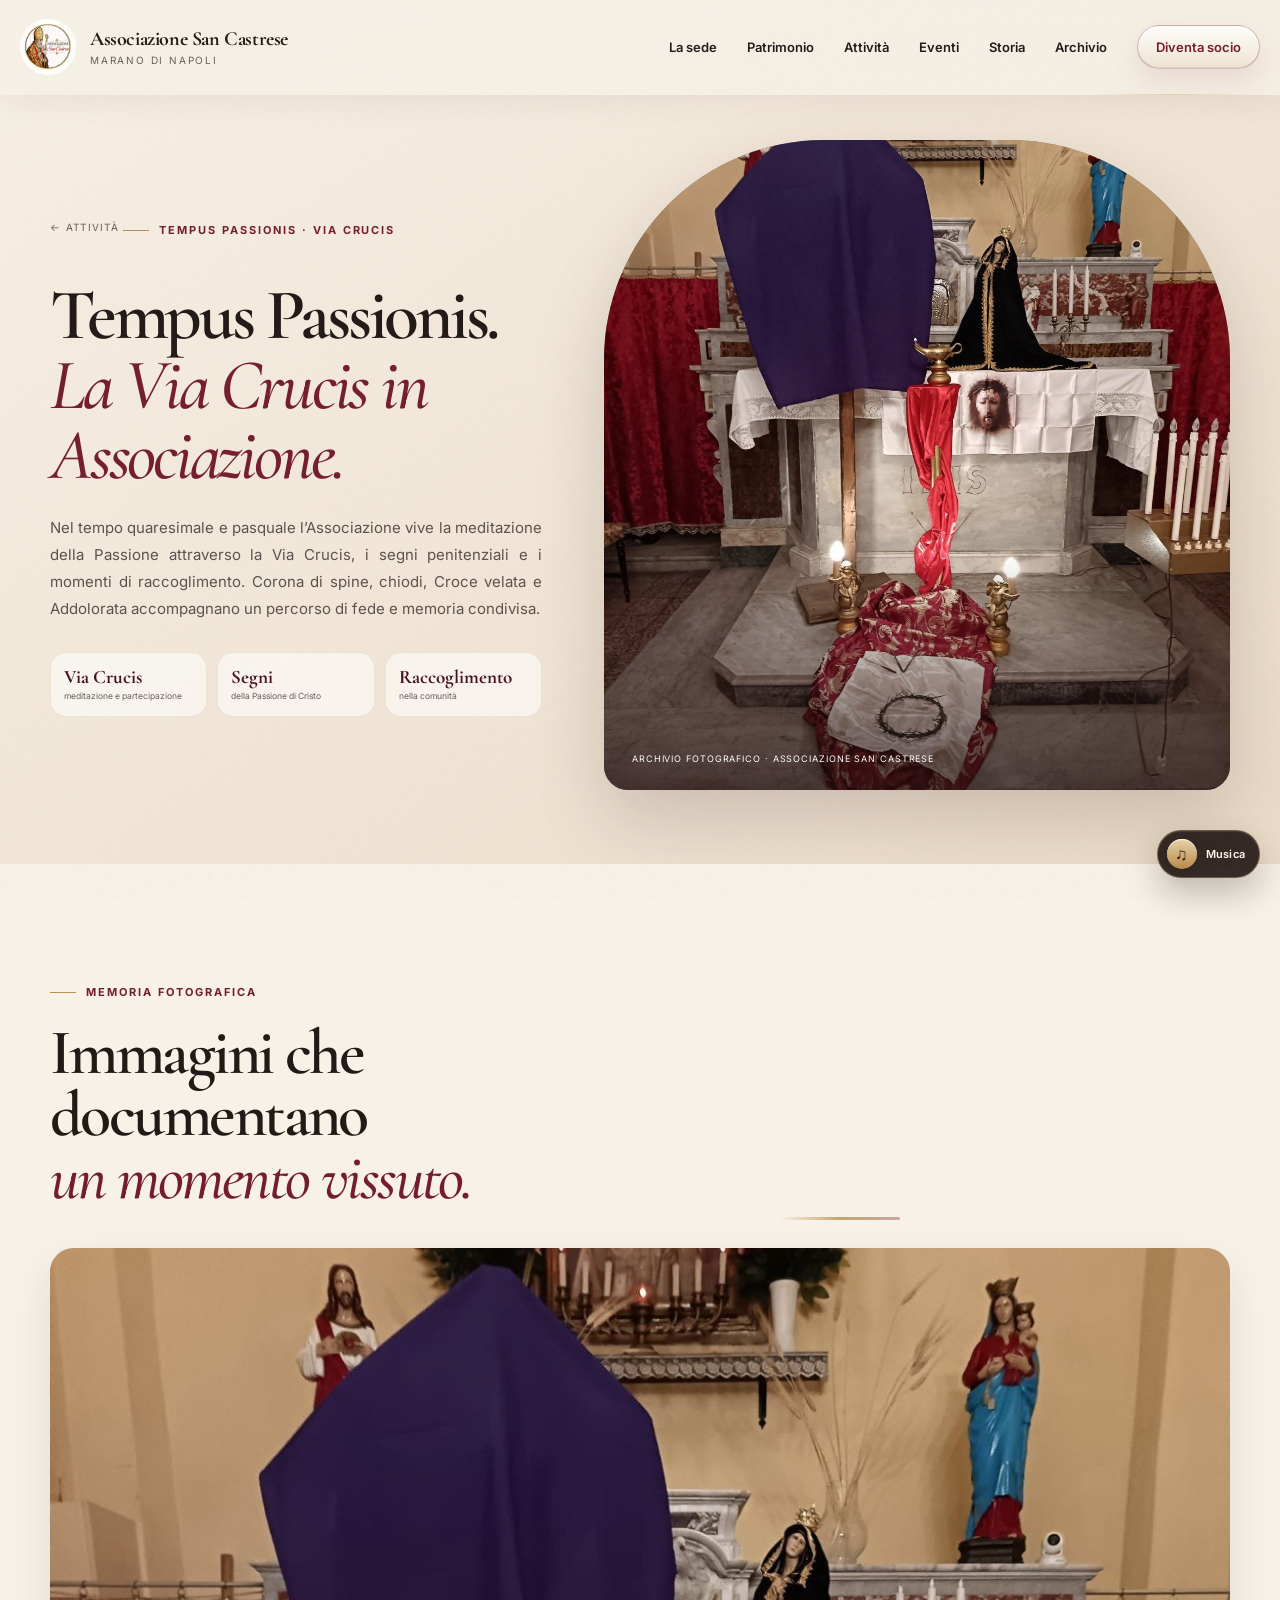
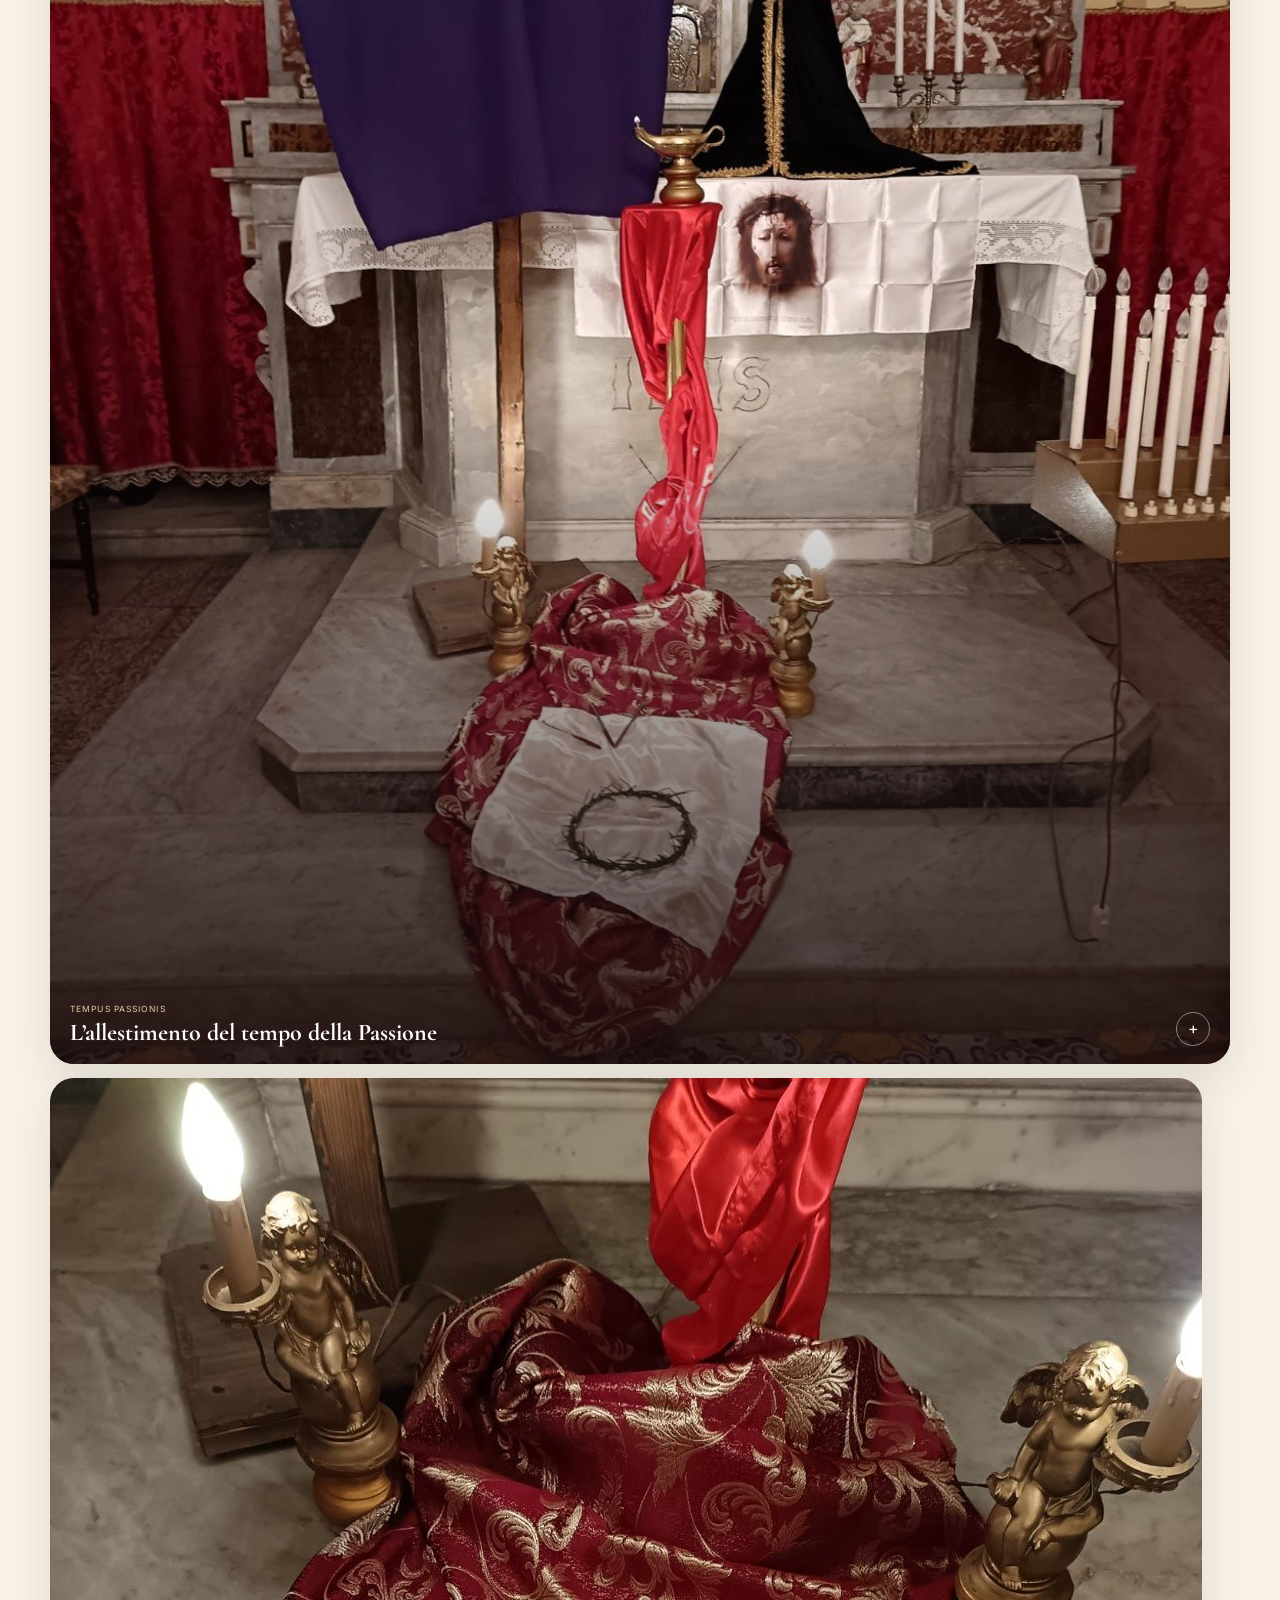
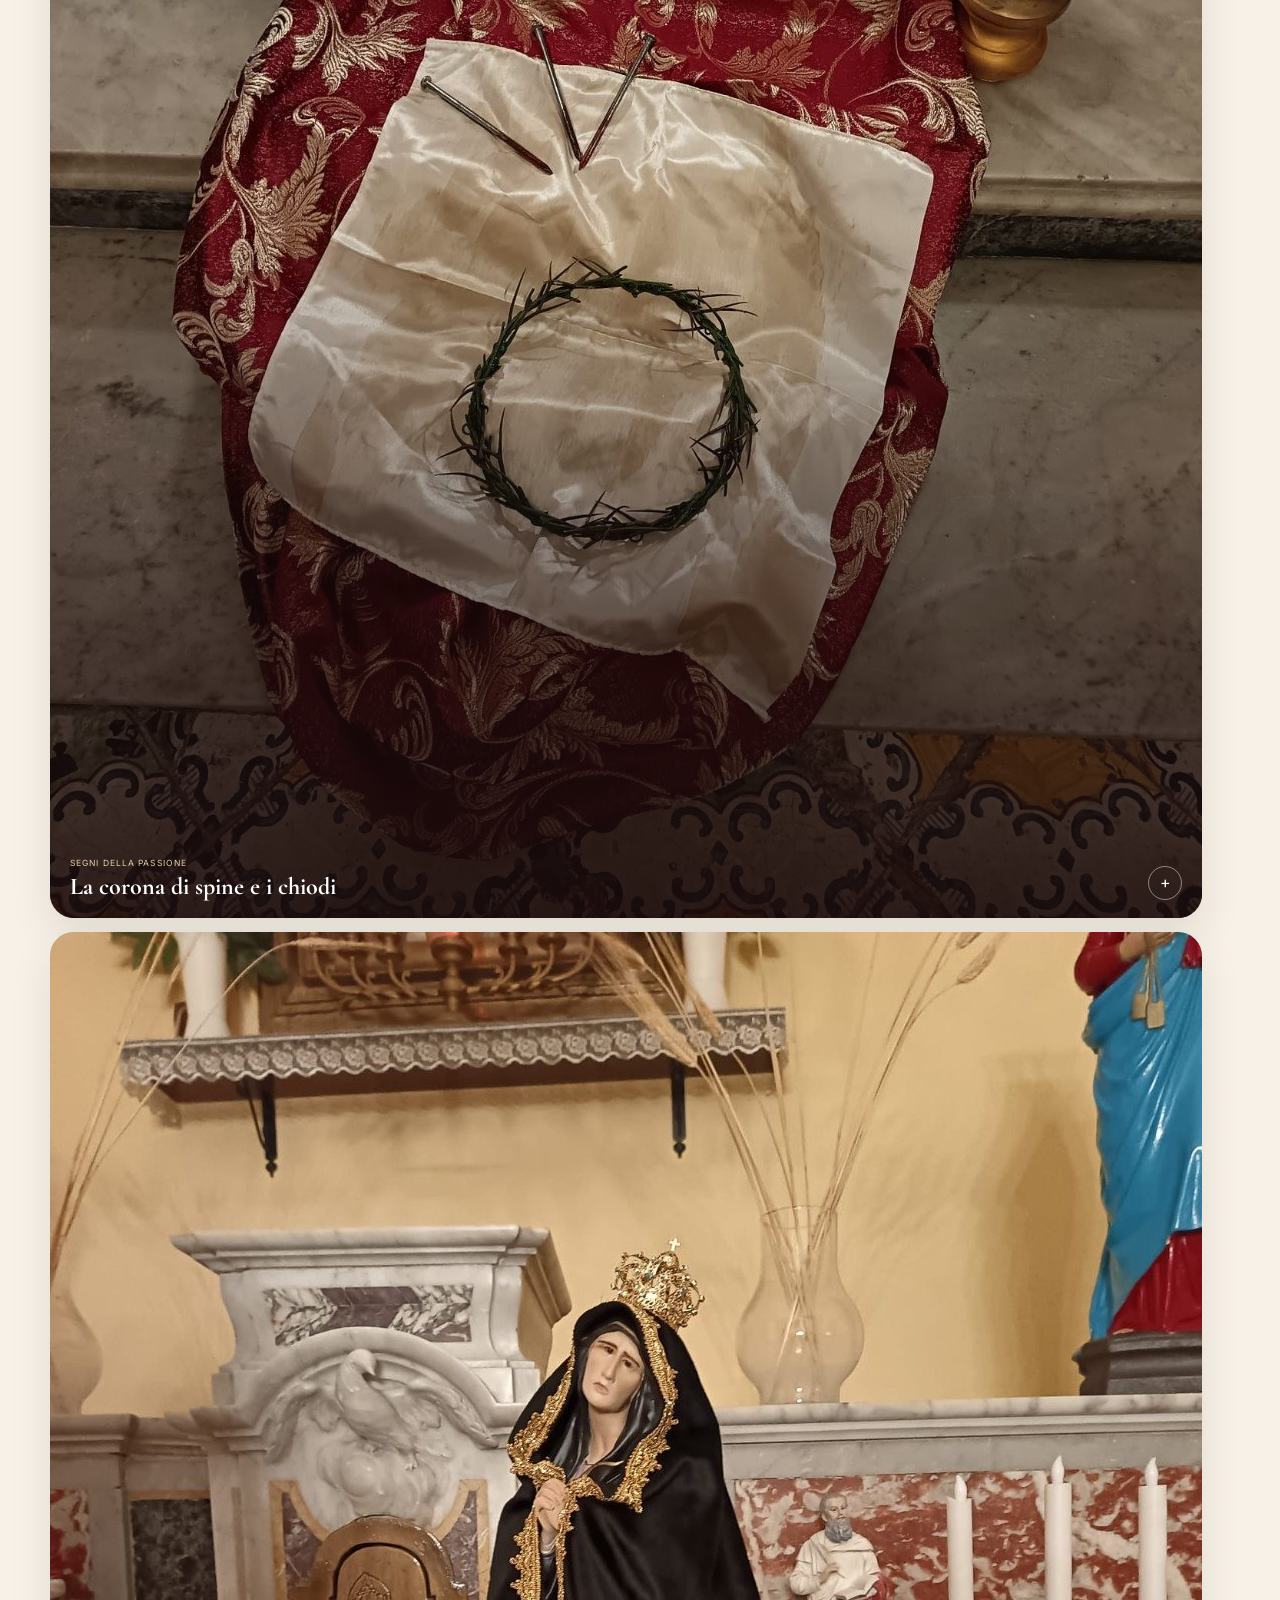
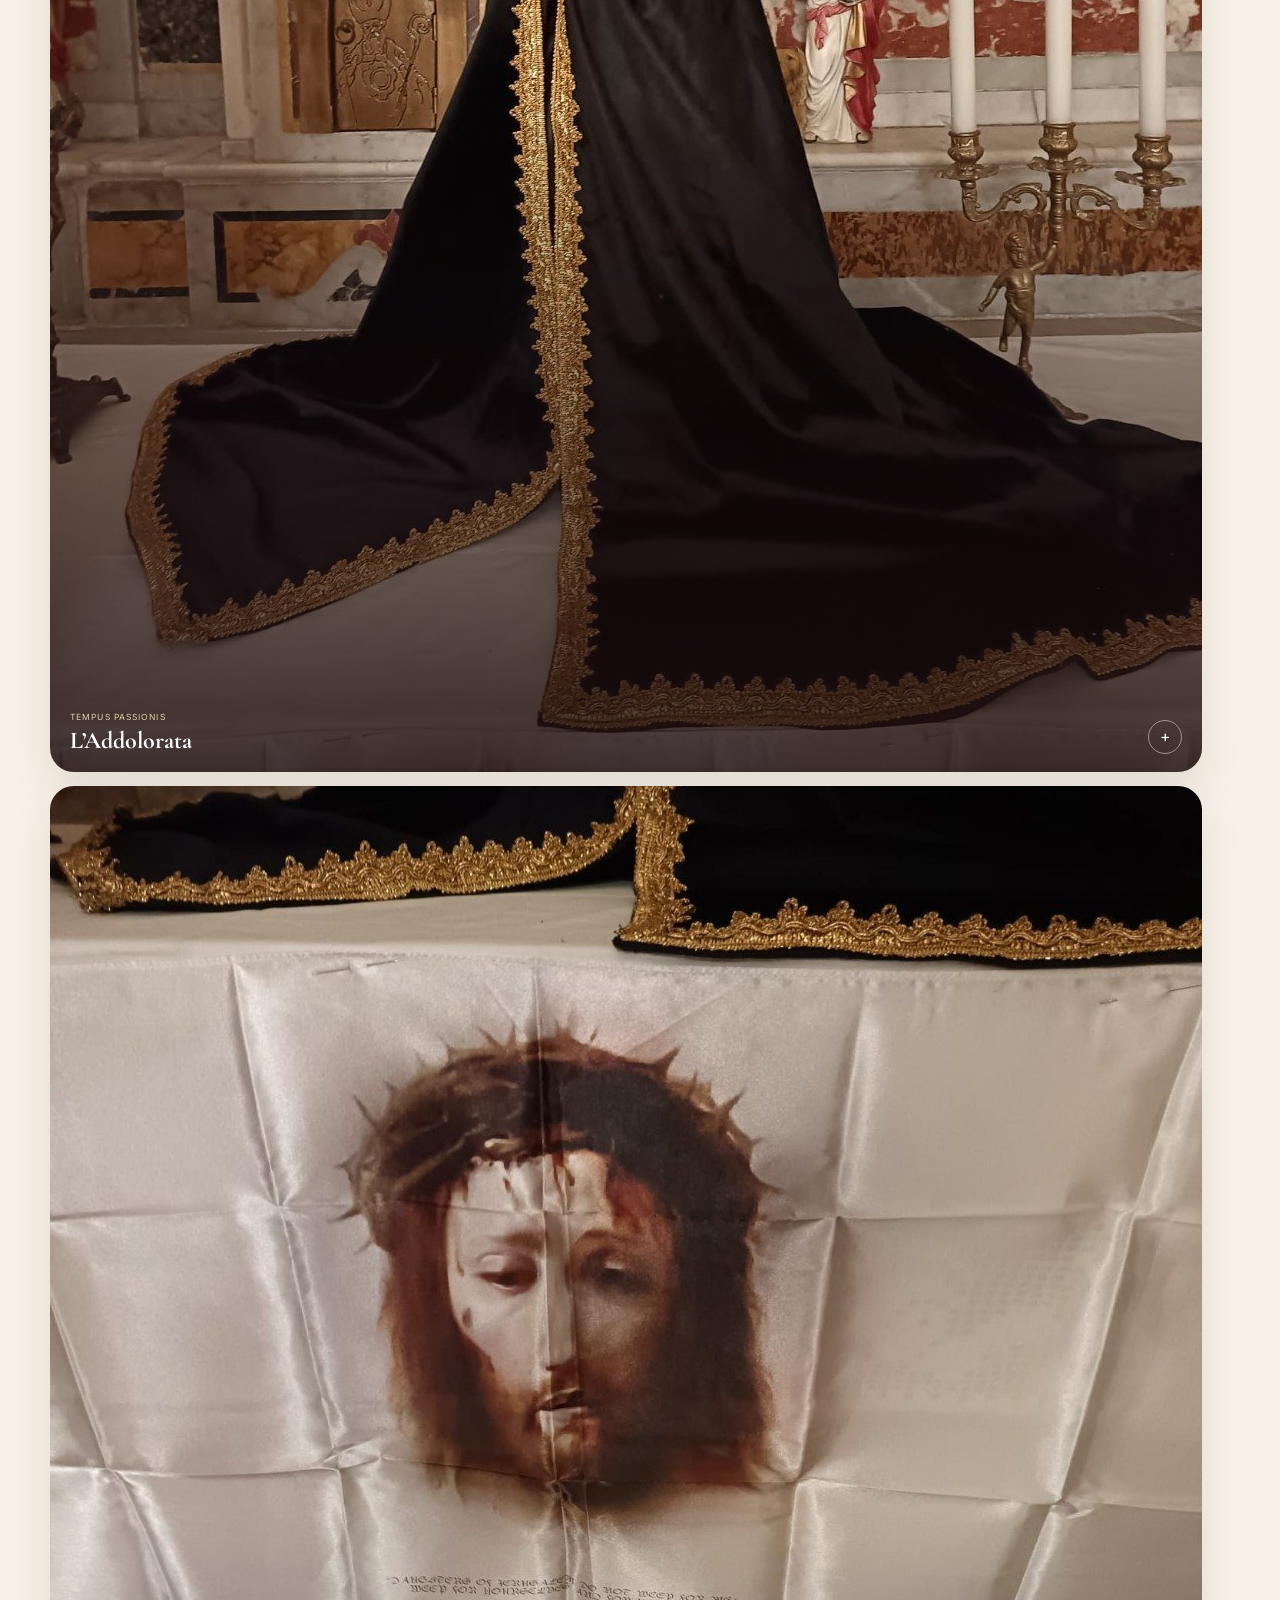
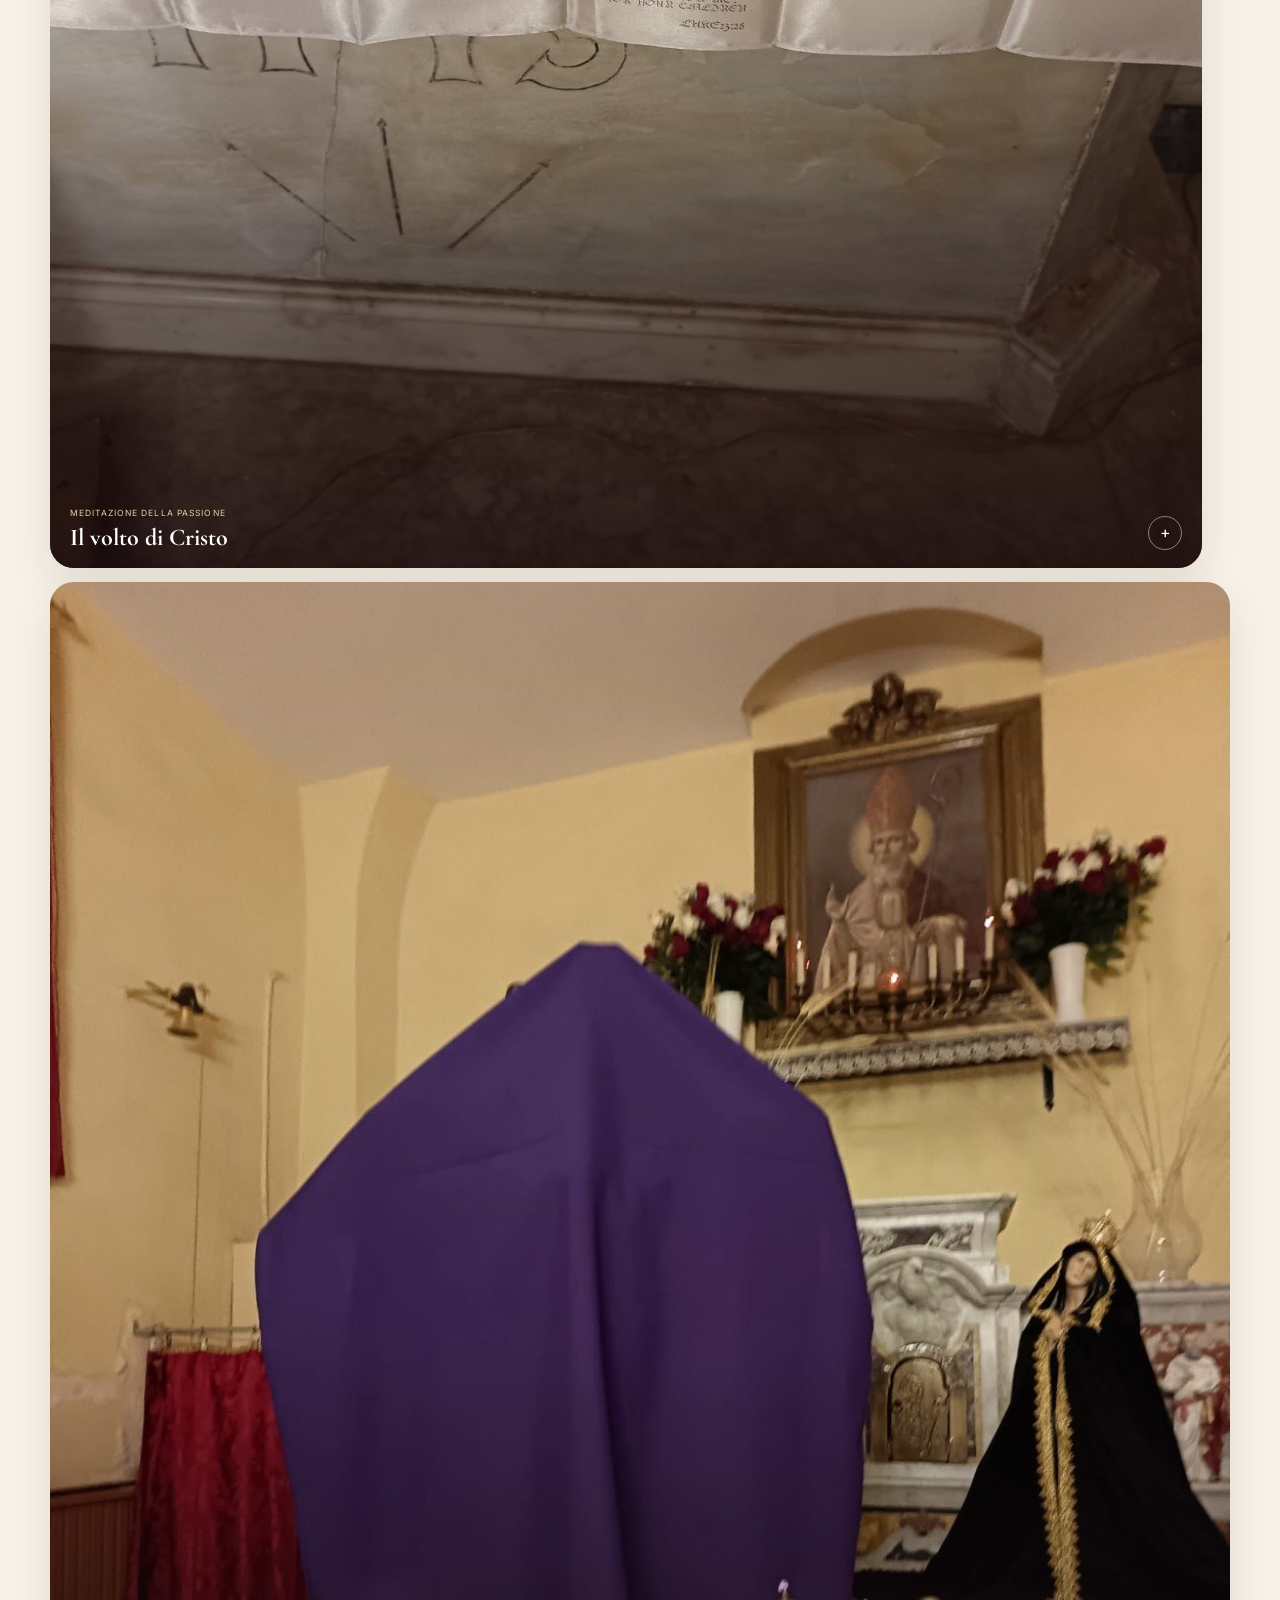
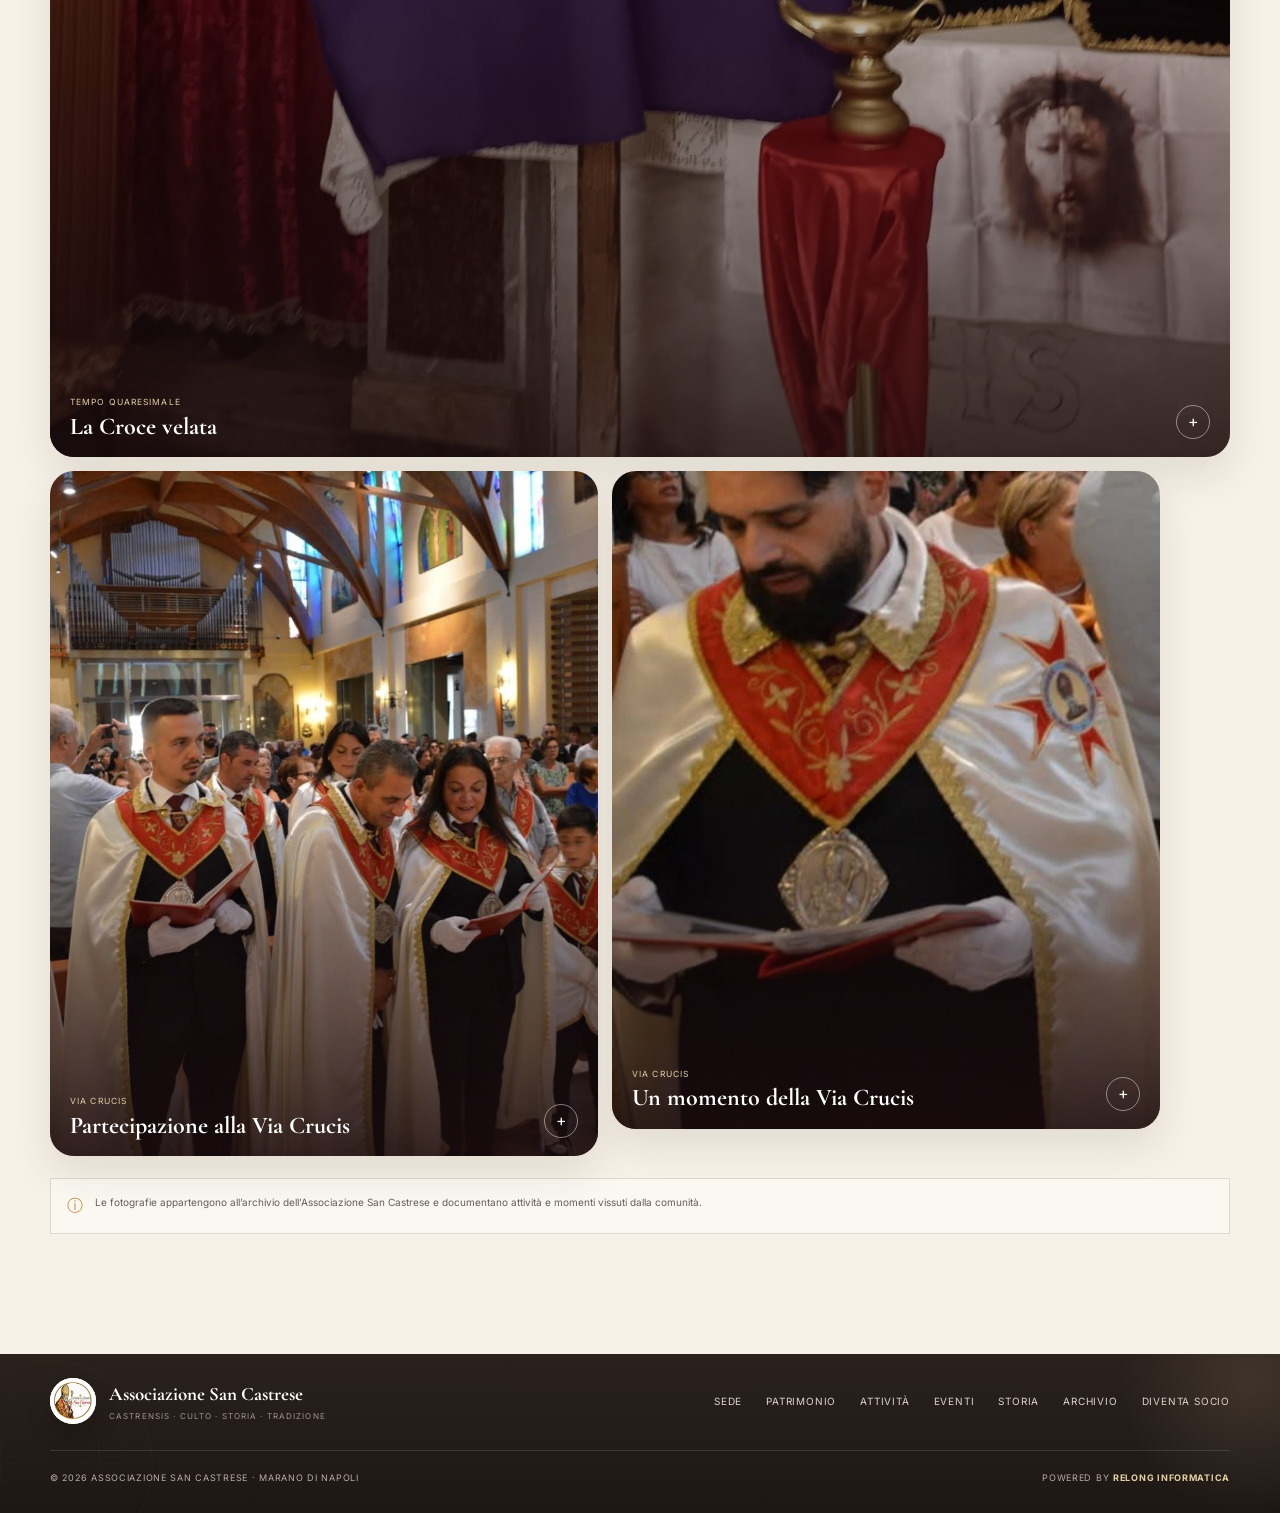
<file: pasqua.html>
<!doctype html>
<html lang="it">
<head>
  <meta charset="utf-8" />
  <meta name="viewport" content="width=device-width, initial-scale=1" />
  <meta name="theme-color" content="#731c2b" />
    <meta name="application-name" content="San Castrese" />
  <meta name="mobile-web-app-capable" content="yes" />
  <meta name="apple-mobile-web-app-capable" content="yes" />
  <meta name="apple-mobile-web-app-title" content="San Castrese" />
  <meta name="apple-mobile-web-app-status-bar-style" content="black" />
  <link rel="manifest" href="manifest.webmanifest?v=6.1.0" />
  <link rel="apple-touch-icon" sizes="180x180" href="assets/apple-touch-icon-180.png?v=6.1.0" />
<meta name="description" content="Nel tempo quaresimale e pasquale l’Associazione vive la meditazione della Passione attraverso la Via Crucis, i segni penitenziali e i momenti di raccoglimento. Corona di spine, chiodi, Croce velata e Addolorata accompagnano un percorso di fede e memoria condivisa." />
  <meta property="og:title" content="Via Crucis e Pasqua — Associazione San Castrese" />
  <meta property="og:description" content="Via Casalanno 1 · Marano di Napoli · Memoria, culto e tradizione." />
  <meta property="og:type" content="website" />
  <title>Via Crucis e Pasqua | Associazione San Castrese</title>
  <link rel="icon" type="image/png" sizes="512x512" href="assets/favicon-san-castrese-3d.png?v=6.1.0" />
  <link rel="preconnect" href="https://fonts.googleapis.com">
  <link rel="preconnect" href="https://fonts.gstatic.com" crossorigin>
  <link href="https://fonts.googleapis.com/css2?family=Cormorant+Garamond:wght@500;600;700&family=Inter:wght@400;500;600;700&display=swap" rel="stylesheet">
  <link rel="stylesheet" href="styles.css?v=6.1.0" />
</head>
<body>
  <a class="skip-link" href="#contenuto">Vai al contenuto</a>
  <header class="site-header" id="top">
    <div class="nav-shell">
      <a class="brand" href="home.html" aria-label="Associazione San Castrese, torna alla home">
        <span class="brand-mark" aria-hidden="true"><img src="assets/logo-san-castrese-3d.png?v=6.1.0" alt="" /></span>
        <span class="brand-copy"><strong>Associazione San Castrese</strong><small>Marano di Napoli</small></span>
      </a>
      <button class="menu-toggle" type="button" aria-expanded="false" aria-controls="main-nav" aria-label="Apri menu"><span></span><span></span></button>
      <nav class="main-nav" id="main-nav" aria-label="Navigazione principale">
        <a href="sede.html">La sede</a>
        <a href="patrimonio.html">Patrimonio</a>
        <a href="attivita.html">Attività</a>
        <a href="eventi.html">Eventi</a>
        <a href="storia.html">Storia</a>
        <a href="archivio.html">Archivio</a>
        <a href="partecipa.html" class="nav-cta">Diventa socio</a>
      </nav>
    </div>
  </header>
  <main id="contenuto">
    <section class="event-detail-hero">
      <div class="container event-detail-grid">
        <div class="event-detail-copy reveal">
          <a class="page-back" href="attivita.html">← Attività</a>
          <span class="eyebrow"><i></i>Tempus Passionis · Via Crucis</span>
          <h1>Tempus Passionis.<br><em>La Via Crucis in Associazione.</em></h1>
          <p>Nel tempo quaresimale e pasquale l’Associazione vive la meditazione della Passione attraverso la Via Crucis, i segni penitenziali e i momenti di raccoglimento. Corona di spine, chiodi, Croce velata e Addolorata accompagnano un percorso di fede e memoria condivisa.</p>
          <div class="event-facts"><div><strong>Via Crucis</strong><span>meditazione e partecipazione</span></div><div><strong>Segni</strong><span>della Passione di Cristo</span></div><div><strong>Raccoglimento</strong><span>nella comunità</span></div></div>
        </div>
        <figure class="event-cover reveal"><img src="assets/events/pasqua/allestimento-passione.jpg" alt="Via Crucis e Pasqua" loading="eager"><figcaption>Archivio fotografico · Associazione San Castrese</figcaption></figure>
      </div>
    </section>
    <section class="event-gallery section">
      <div class="container">
        <div class="compact-head reveal"><span class="eyebrow"><i></i>Memoria fotografica</span><h2>Immagini che documentano<br><em>un momento vissuto.</em></h2></div>
        <div class="event-gallery-grid"><button class="event-photo gallery-item " type="button" data-image="assets/events/pasqua/allestimento-passione.jpg" data-title="L’allestimento del tempo della Passione" data-year="Tempus Passionis"><span class="event-photo-image" style="background-image:url('assets/events/pasqua/allestimento-passione.jpg')"></span><span class="event-photo-caption"><small>Tempus Passionis</small><strong>L’allestimento del tempo della Passione</strong><i>+</i></span></button>
<button class="event-photo gallery-item " type="button" data-image="assets/events/pasqua/corona-spine-chiodi.jpg" data-title="La corona di spine e i chiodi" data-year="Segni della Passione"><span class="event-photo-image" style="background-image:url('assets/events/pasqua/corona-spine-chiodi.jpg')"></span><span class="event-photo-caption"><small>Segni della Passione</small><strong>La corona di spine e i chiodi</strong><i>+</i></span></button>
<button class="event-photo gallery-item " type="button" data-image="assets/events/pasqua/addolorata.jpg" data-title="L’Addolorata" data-year="Tempus Passionis"><span class="event-photo-image" style="background-image:url('assets/events/pasqua/addolorata.jpg')"></span><span class="event-photo-caption"><small>Tempus Passionis</small><strong>L’Addolorata</strong><i>+</i></span></button>
<button class="event-photo gallery-item " type="button" data-image="assets/events/pasqua/volto-cristo.jpg" data-title="Il volto di Cristo" data-year="Meditazione della Passione"><span class="event-photo-image" style="background-image:url('assets/events/pasqua/volto-cristo.jpg')"></span><span class="event-photo-caption"><small>Meditazione della Passione</small><strong>Il volto di Cristo</strong><i>+</i></span></button>
<button class="event-photo gallery-item " type="button" data-image="assets/events/pasqua/croce-velata.jpg" data-title="La Croce velata" data-year="Tempo quaresimale"><span class="event-photo-image" style="background-image:url('assets/events/pasqua/croce-velata.jpg')"></span><span class="event-photo-caption"><small>Tempo quaresimale</small><strong>La Croce velata</strong><i>+</i></span></button>
<button class="event-photo gallery-item " type="button" data-image="assets/events/pasqua/via-crucis-confratelli.jpg" data-title="Partecipazione alla Via Crucis" data-year="Via Crucis"><span class="event-photo-image" style="background-image:url('assets/events/pasqua/via-crucis-confratelli.jpg')"></span><span class="event-photo-caption"><small>Via Crucis</small><strong>Partecipazione alla Via Crucis</strong><i>+</i></span></button>
<button class="event-photo gallery-item " type="button" data-image="assets/events/pasqua/confratello-via-crucis.jpg" data-title="Un momento della Via Crucis" data-year="Via Crucis"><span class="event-photo-image" style="background-image:url('assets/events/pasqua/confratello-via-crucis.jpg')"></span><span class="event-photo-caption"><small>Via Crucis</small><strong>Un momento della Via Crucis</strong><i>+</i></span></button></div>
        <div class="source-note reveal"><span aria-hidden="true">ⓘ</span><p>Le fotografie appartengono all’archivio dell’Associazione San Castrese e documentano attività e momenti vissuti dalla comunità.</p></div>
      </div>
    </section>
  </main>
  <nav class="mobile-cta" aria-label="Azioni rapide">
    <a href="https://www.google.com/maps/dir/?api=1&amp;destination=Via%20Casalanno%201%2C%2080016%20Marano%20di%20Napoli%20NA" rel="noopener" target="_blank"><span>⌖</span>Portami in Associazione</a>
    <a href="partecipa.html"><span>+</span>Diventa socio</a>
  </nav>
  <footer class="site-footer">
    <div class="container footer-top">
      <div class="footer-brand">
        <span class="brand-mark small" aria-hidden="true"><img src="assets/logo-san-castrese-3d.png?v=6.1.0" alt="" /></span>
        <div><strong>Associazione San Castrese</strong><small>Castrensis · Culto · Storia · Tradizione</small></div>
      </div>
      <nav aria-label="Link footer">
        <a href="sede.html">Sede</a><a href="patrimonio.html">Patrimonio</a><a href="attivita.html">Attività</a>
        <a href="eventi.html">Eventi</a><a href="storia.html">Storia</a><a href="archivio.html">Archivio</a><a href="partecipa.html">Diventa socio</a>
      </nav>
    </div>
    <div class="container footer-bottom">
      <p>© <span id="year"></span> Associazione San Castrese · Marano di Napoli</p>
      <p class="powered-by">Powered by <a href="https://www.relonginformatica.com/" target="_blank" rel="noopener noreferrer">ReLong Informatica</a></p>
    </div>
  </footer>
  <dialog class="lightbox" id="lightbox" aria-label="Anteprima fotografia">
    <button class="lightbox-close" type="button" aria-label="Chiudi">×</button>
    <div class="lightbox-image" id="lightbox-image"></div>
    <div class="lightbox-caption"><small id="lightbox-year"></small><strong id="lightbox-title"></strong><span>Archivio fotografico</span></div>
  </dialog>
  <script src="script.js?v=6.1.0"></script>
</body></html>
</file>
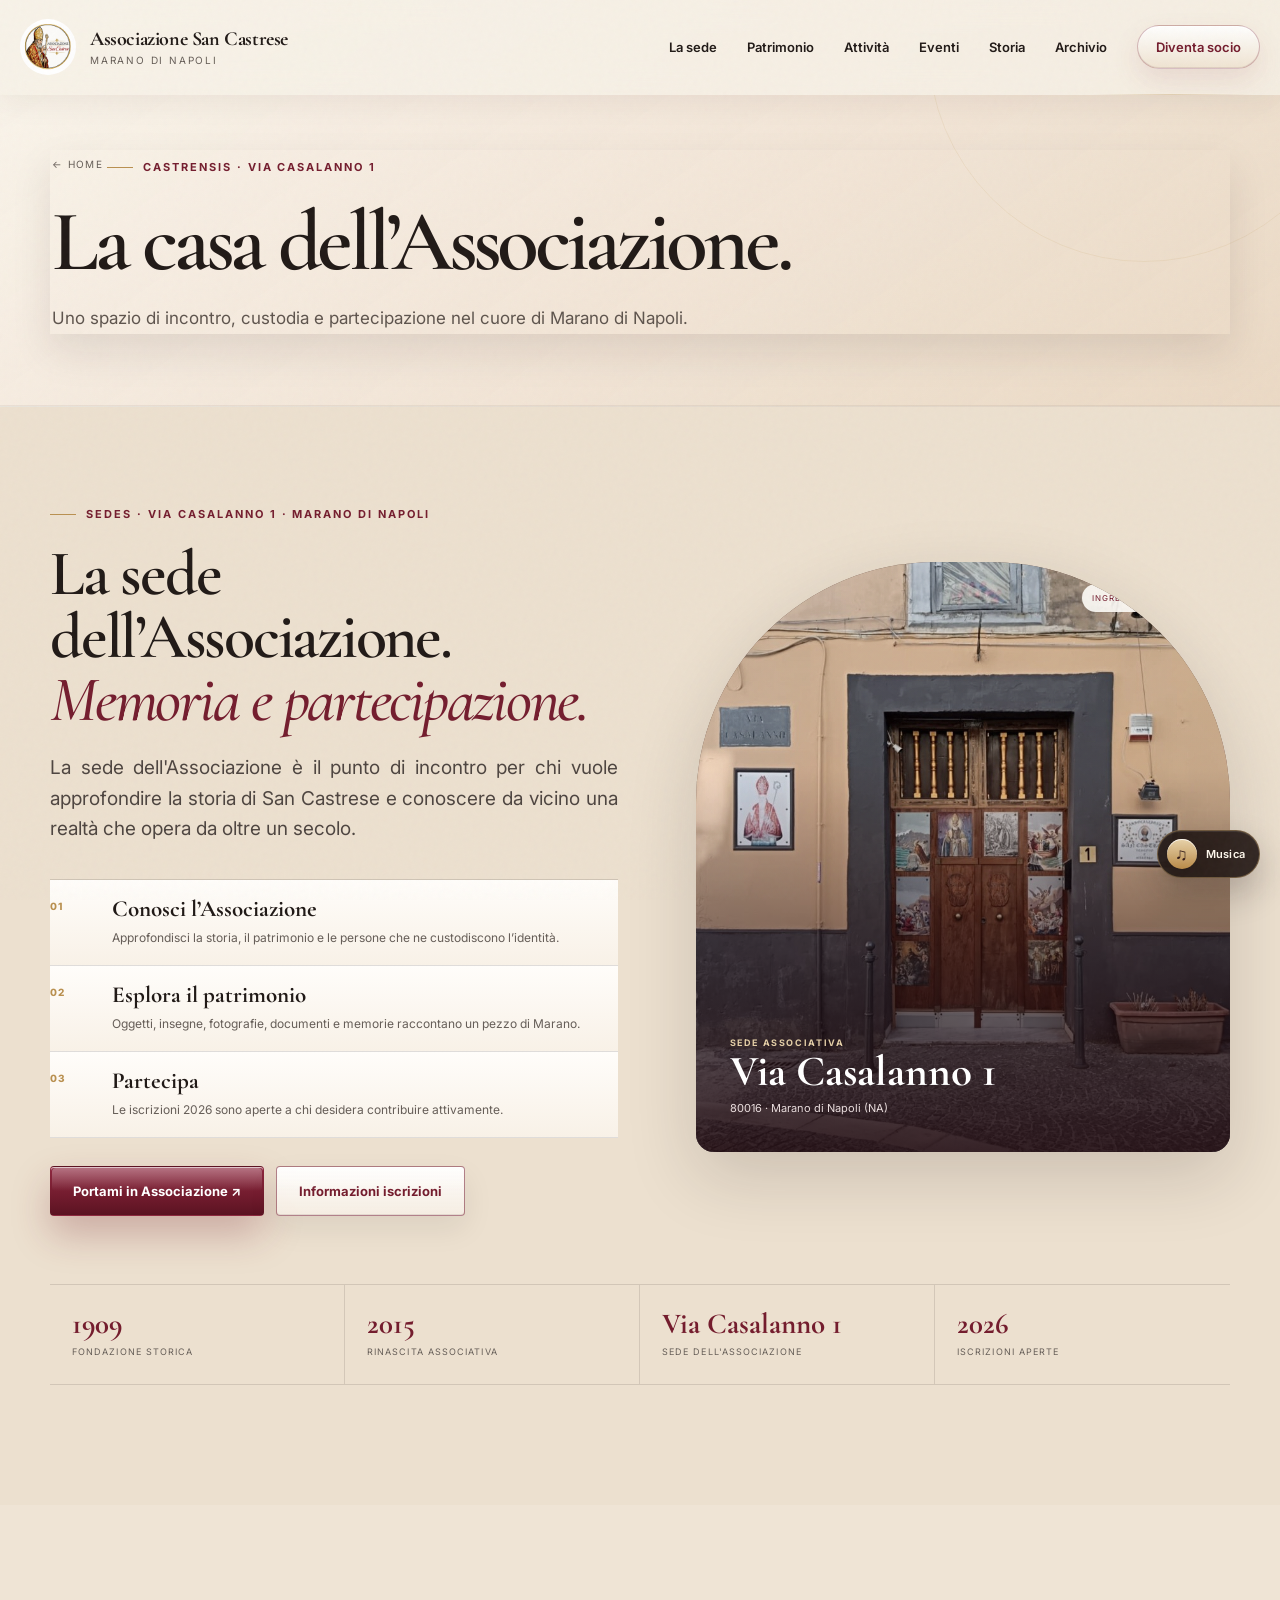
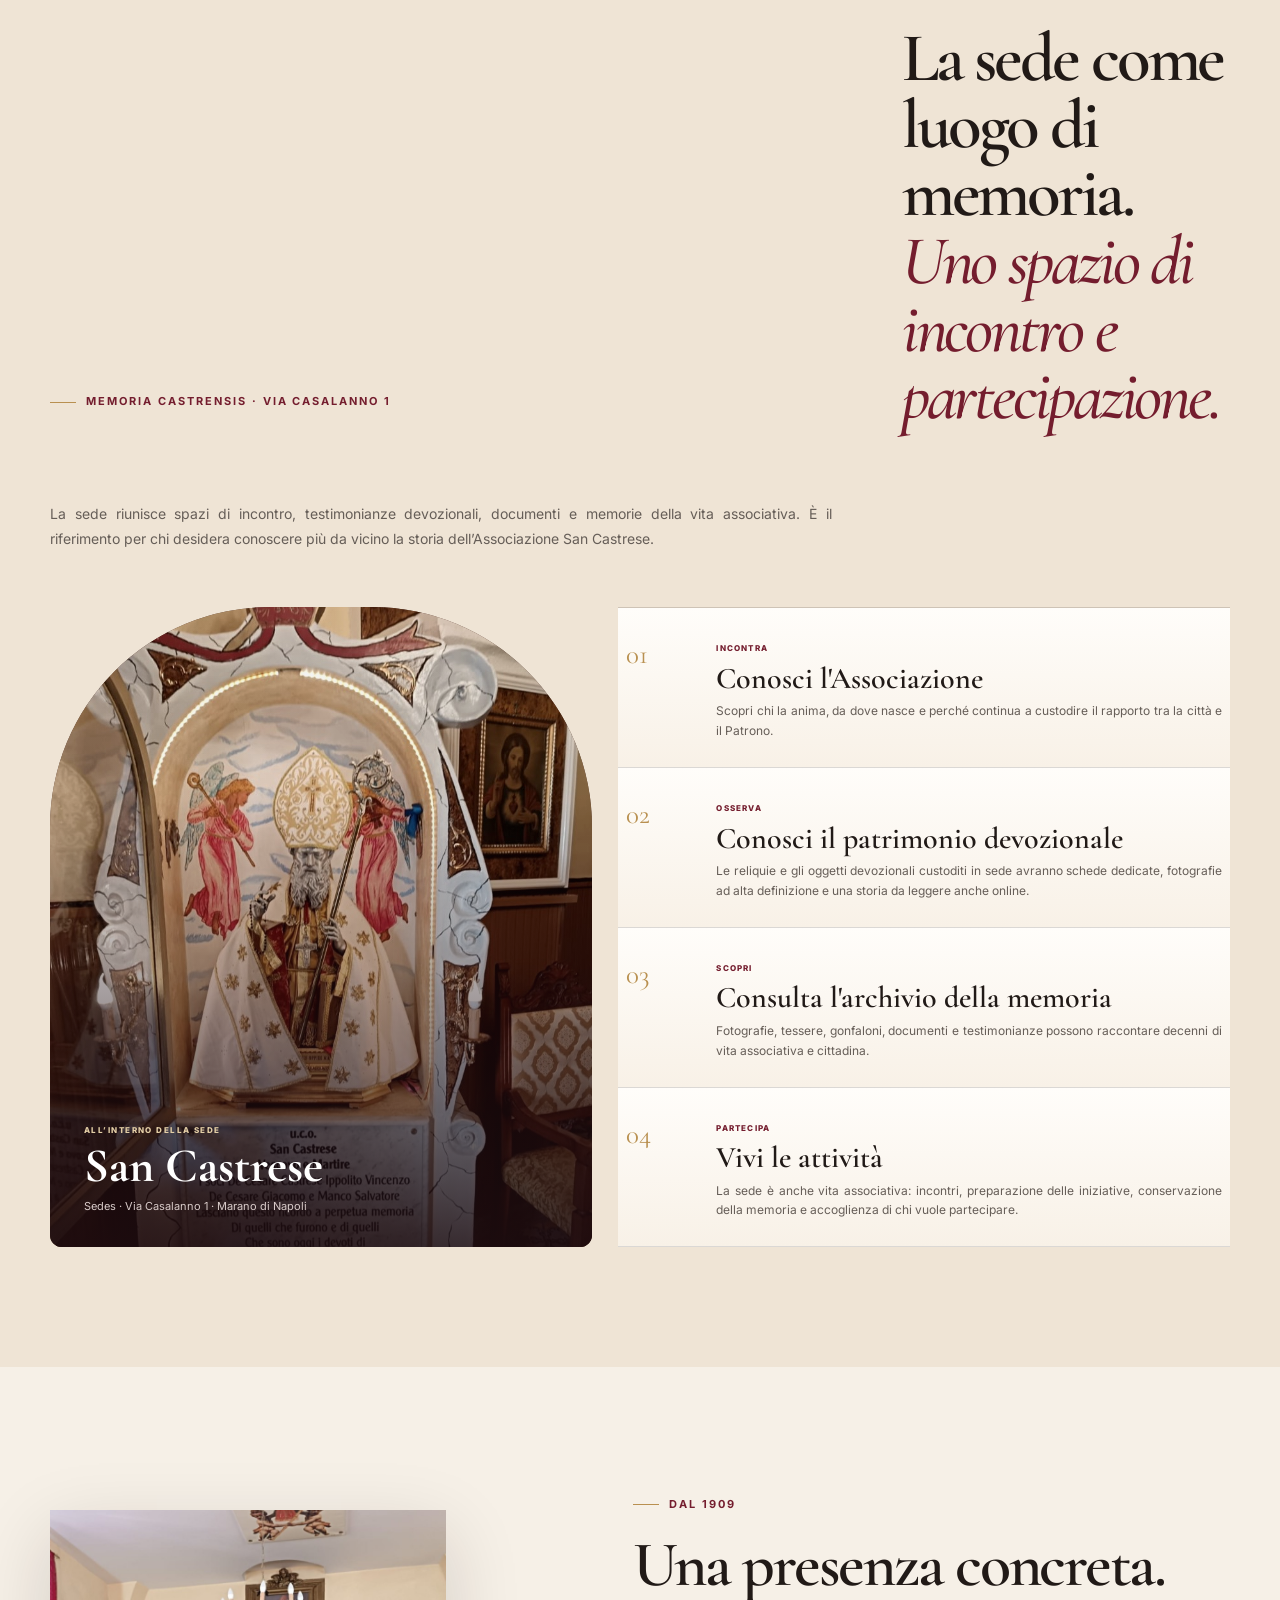
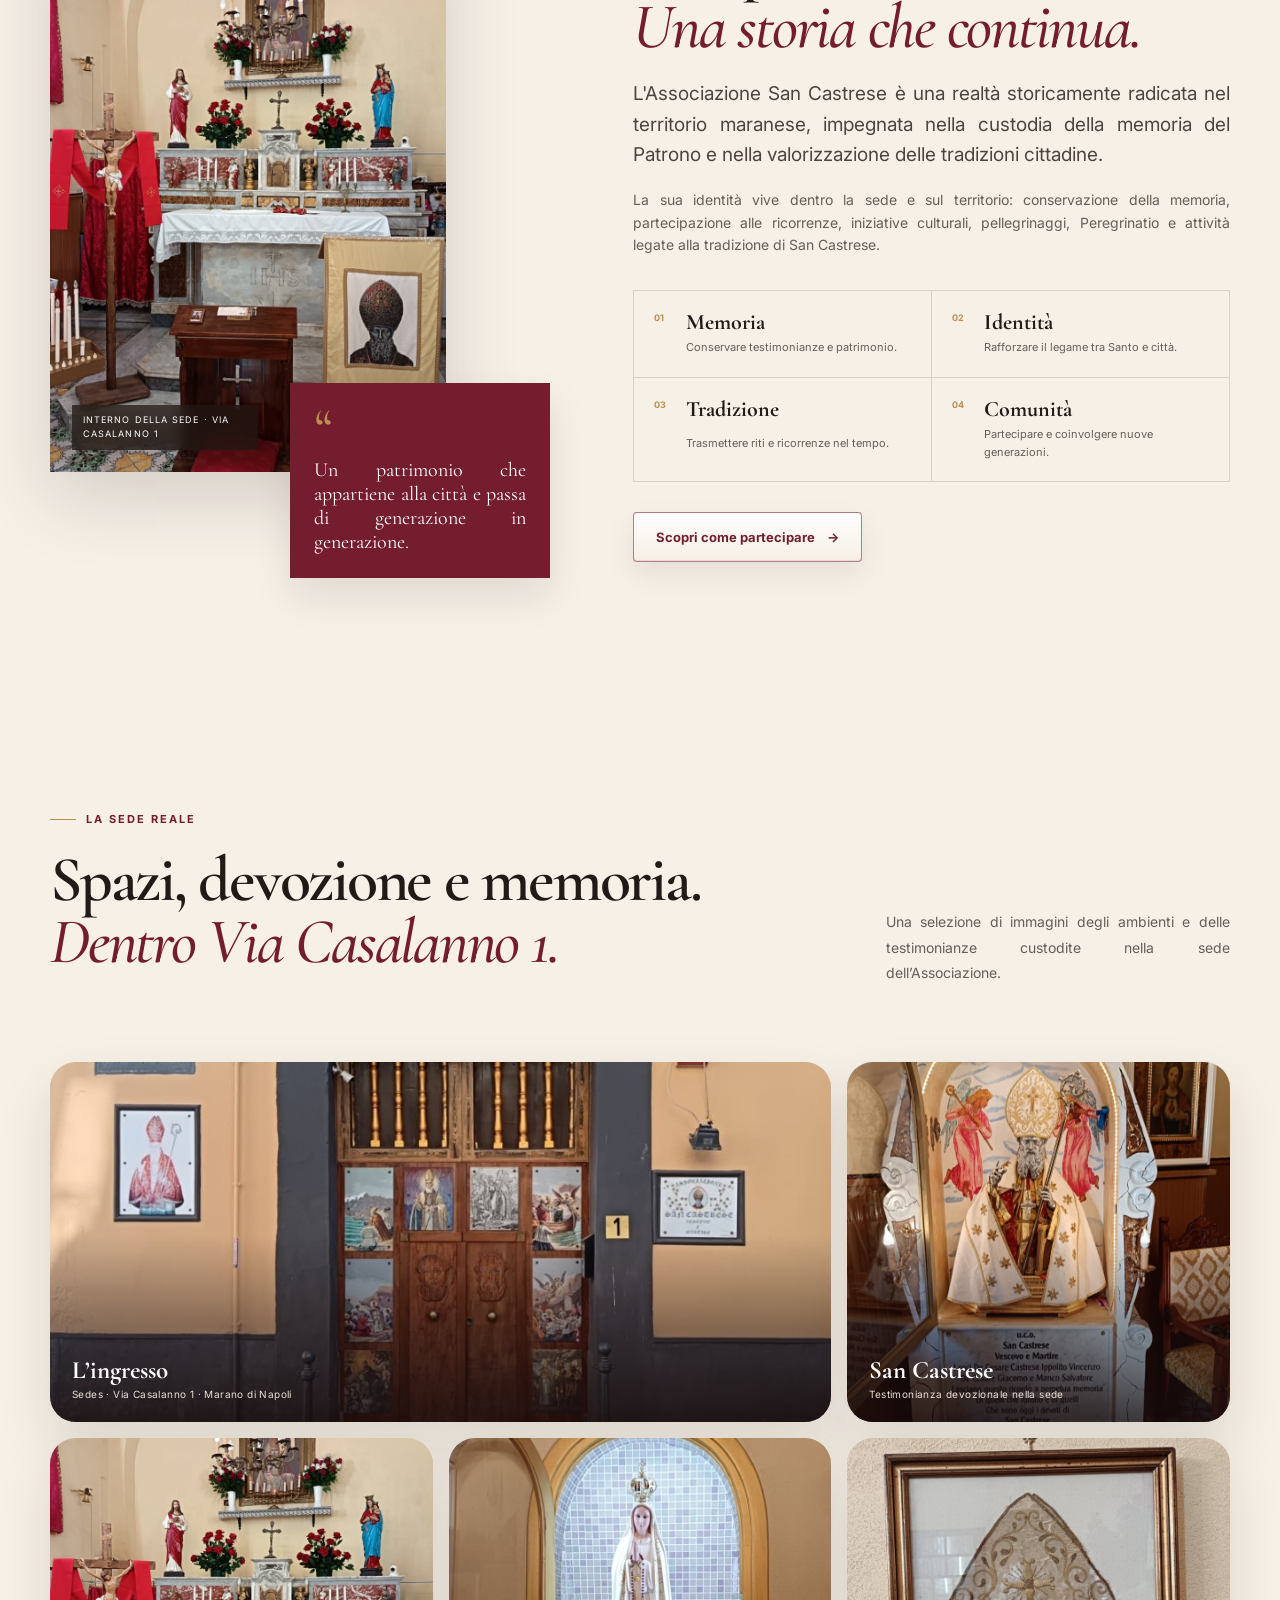
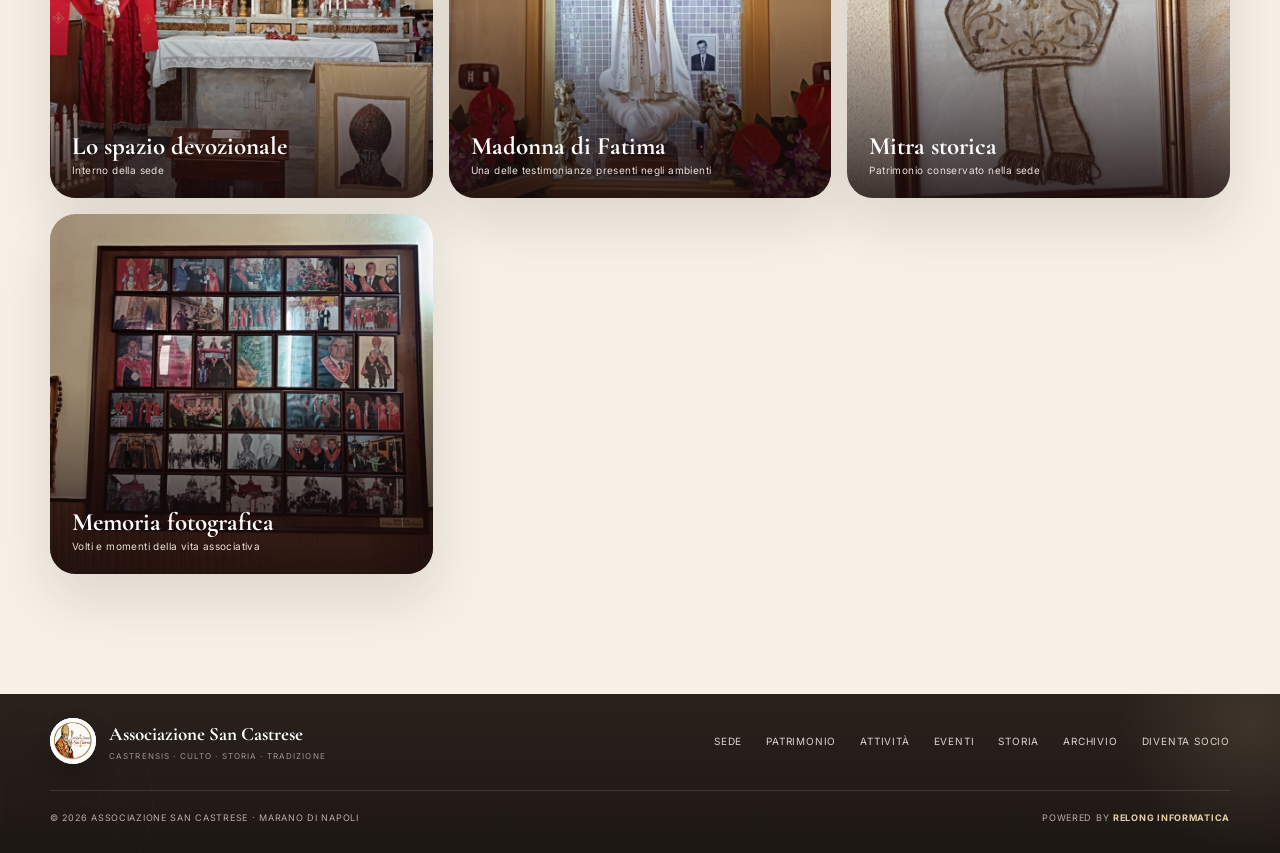
<file: sede.html>
<!doctype html>
<html lang="it">
<head>
  <meta charset="utf-8" />
  <meta name="viewport" content="width=device-width, initial-scale=1" />
  <meta name="theme-color" content="#731c2b" />
    <meta name="application-name" content="San Castrese" />
  <meta name="mobile-web-app-capable" content="yes" />
  <meta name="apple-mobile-web-app-capable" content="yes" />
  <meta name="apple-mobile-web-app-title" content="San Castrese" />
  <meta name="apple-mobile-web-app-status-bar-style" content="black" />
  <link rel="manifest" href="manifest.webmanifest?v=6.1.0" />
  <link rel="apple-touch-icon" sizes="180x180" href="assets/apple-touch-icon-180.png?v=6.1.0" />
<meta name="description" content="Associazione San Castrese di Via Casalanno 1, Marano di Napoli. Sede, patrimonio, attività, storia, archivio e partecipazione." />
  <meta property="og:title" content="Associazione San Castrese — Marano di Napoli" />
  <meta property="og:description" content="Via Casalanno 1 · Dal 1909 · Memoria, patrimonio, attività e tradizione." />
  <meta property="og:type" content="website" />
  <title>La sede | Associazione San Castrese</title>
  <link rel="icon" type="image/png" sizes="512x512" href="assets/favicon-san-castrese-3d.png?v=6.1.0" />
  <link rel="preconnect" href="https://fonts.googleapis.com">
  <link rel="preconnect" href="https://fonts.gstatic.com" crossorigin>
  <link href="https://fonts.googleapis.com/css2?family=Cormorant+Garamond:wght@500;600;700&family=Inter:wght@400;500;600;700&display=swap" rel="stylesheet">
  <link rel="stylesheet" href="styles.css?v=6.1.0" />
</head>
<body>
  <a class="skip-link" href="#contenuto">Vai al contenuto</a>
  <header class="site-header" id="top">
    <div class="nav-shell">
      <a class="brand" href="home.html" aria-label="Associazione San Castrese, torna alla home">
        <span class="brand-mark" aria-hidden="true"><img src="assets/logo-san-castrese-3d.png?v=6.1.0" alt="" /></span>
        <span class="brand-copy"><strong>Associazione San Castrese</strong><small>Marano di Napoli</small></span>
      </a>
      <button class="menu-toggle" type="button" aria-expanded="false" aria-controls="main-nav" aria-label="Apri menu"><span></span><span></span></button>
      <nav class="main-nav" id="main-nav" aria-label="Navigazione principale">
        <a href="sede.html">La sede</a>
        <a href="patrimonio.html">Patrimonio</a>
        <a href="attivita.html">Attività</a>
        <a href="eventi.html">Eventi</a>
        <a href="storia.html">Storia</a>
        <a href="archivio.html">Archivio</a>
        <a href="partecipa.html" class="nav-cta">Diventa socio</a>
      </nav>
    </div>
  </header>
  <main id="contenuto">
    <section class="page-hero">
      <div class="container page-hero-inner reveal">
        <a class="page-back" href="home.html">← Home</a>
        <span class="eyebrow"><i></i>Castrensis · Via Casalanno 1</span>
        <h1>La casa dell’Associazione.</h1>
        <p>Uno spazio di incontro, custodia e partecipazione nel cuore di Marano di Napoli.</p>
      </div>
    </section>
<section class="hq section" id="sede">
<div class="container hq-grid">
<div class="hq-copy reveal">
<span class="eyebrow"><i></i> Sedes · Via Casalanno 1 · Marano di Napoli</span>
<h2>La sede dell’Associazione.<br/><em>Memoria e partecipazione.</em></h2>
<p class="lead">La sede dell'Associazione è il punto di incontro per chi vuole approfondire la storia di San Castrese e conoscere da vicino una realtà che opera da oltre un secolo.</p>
<div class="hq-points">
<div><span>01</span><strong>Conosci l’Associazione</strong><p>Approfondisci la storia, il patrimonio e le persone che ne custodiscono l’identità.</p></div>
<div><span>02</span><strong>Esplora il patrimonio</strong><p>Oggetti, insegne, fotografie, documenti e memorie raccontano un pezzo di Marano.</p></div>
<div><span>03</span><strong>Partecipa</strong><p>Le iscrizioni 2026 sono aperte a chi desidera contribuire attivamente.</p></div>
</div>
<div class="hq-actions">
<a class="btn btn-primary" href="https://www.google.com/maps/dir/?api=1&amp;destination=Via%20Casalanno%201%2C%2080016%20Marano%20di%20Napoli%20NA" rel="noopener" target="_blank">Portami in Associazione ↗</a>
<a class="btn btn-outline" href="partecipa.html">Informazioni iscrizioni</a>
</div>
</div>
<div class="hq-visual reveal reveal-delay">
<div aria-label="Ingresso dell’Associazione San Castrese in Via Casalanno 1" class="hq-photo local-photo" style="background-image:url('assets/gallery/sede-esterno.jpg')" role="img"></div>
<div class="hq-photo-overlay"></div>
<div class="hq-address">
<span>SEDE ASSOCIATIVA</span>
<strong>Via Casalanno 1</strong>
<small>80016 · Marano di Napoli (NA)</small>
</div>
<div class="hq-photo-note">INGRESSO DELLA SEDE</div>
</div>
</div>
<div class="container proof-strip reveal">
<div><strong>1909</strong><span>fondazione storica</span></div>
<div><strong>2015</strong><span>rinascita associativa</span></div>
<div><strong>Via Casalanno 1</strong><span>sede dell'Associazione</span></div>
<div><strong>2026</strong><span>iscrizioni aperte</span></div>
</div>
</section>
<section class="inside section" id="dentro">
<div class="container inside-head reveal">
<span class="eyebrow"><i></i> Memoria Castrensis · Via Casalanno 1</span>
<h2>La sede come luogo di memoria.<br/><em>Uno spazio di incontro e partecipazione.</em></h2>
<p>La sede riunisce spazi di incontro, testimonianze devozionali, documenti e memorie della vita associativa. È il riferimento per chi desidera conoscere più da vicino la storia dell’Associazione San Castrese.</p>
</div>
<div class="container inside-grid">
<article class="inside-visual reveal">
<div aria-label="Statua devozionale di San Castrese custodita nella sede" class="inside-photo local-photo" style="background-image:url('assets/gallery/san-castrese-sede.jpg')" role="img"></div>
<div class="inside-gradient"></div>
<div class="inside-caption"><small>ALL’INTERNO DELLA SEDE</small><strong>San Castrese</strong><span>Sedes · Via Casalanno 1 · Marano di Napoli</span></div>
</article>
<div class="inside-list">
<article class="inside-step reveal"><span>01</span><div><small>INCONTRA</small><h3>Conosci l'Associazione</h3><p>Scopri chi la anima, da dove nasce e perché continua a custodire il rapporto tra la città e il Patrono.</p></div></article>
<article class="inside-step reveal"><span>02</span><div><small>OSSERVA</small><h3>Conosci il patrimonio devozionale</h3><p>Le reliquie e gli oggetti devozionali custoditi in sede avranno schede dedicate, fotografie ad alta definizione e una storia da leggere anche online.</p></div></article>
<article class="inside-step reveal"><span>03</span><div><small>SCOPRI</small><h3>Consulta l'archivio della memoria</h3><p>Fotografie, tessere, gonfaloni, documenti e testimonianze possono raccontare decenni di vita associativa e cittadina.</p></div></article>
<article class="inside-step reveal"><span>04</span><div><small>PARTECIPA</small><h3>Vivi le attività</h3><p>La sede è anche vita associativa: incontri, preparazione delle iniziative, conservazione della memoria e accoglienza di chi vuole partecipare.</p></div></article>
</div>
</div>
</section>
<section class="association section" id="associazione">
<div class="container association-grid">
<div class="association-visual reveal">
<div class="photo-stack">
<figure class="photo-card photo-card-main">
<img alt="Altare e spazio devozionale all’interno della sede dell’Associazione San Castrese" loading="lazy" src="assets/gallery/altare-sede.jpg"/>
<figcaption>Interno della sede · Via Casalanno 1</figcaption>
</figure>
<div class="quote-card">
<span aria-hidden="true">“</span>
<p>Un patrimonio che appartiene alla città e passa di generazione in generazione.</p>
</div>
</div>
</div>
<div class="association-copy reveal reveal-delay">
<span class="eyebrow"><i></i> Dal 1909</span>
<h2>Una presenza concreta.<br/><em>Una storia che continua.</em></h2>
<p class="lead">L'Associazione San Castrese è una realtà storicamente radicata nel territorio maranese, impegnata nella custodia della memoria del Patrono e nella valorizzazione delle tradizioni cittadine.</p>
<p>La sua identità vive dentro la sede e sul territorio: conservazione della memoria, partecipazione alle ricorrenze, iniziative culturali, pellegrinaggi, Peregrinatio e attività legate alla tradizione di San Castrese.</p>
<div class="values-grid">
<div><span>01</span><strong>Memoria</strong><small>Conservare testimonianze e patrimonio.</small></div>
<div><span>02</span><strong>Identità</strong><small>Rafforzare il legame tra Santo e città.</small></div>
<div><span>03</span><strong>Tradizione</strong><small>Trasmettere riti e ricorrenze nel tempo.</small></div>
<div><span>04</span><strong>Comunità</strong><small>Partecipare e coinvolgere nuove generazioni.</small></div>
</div>
<a class="btn btn-outline" href="partecipa.html#contatti">Scopri come partecipare <span>→</span></a>
</div>
</div>
</section>
<section class="real-gallery section" aria-labelledby="sede-gallery-title">
  <div class="container">
    <div class="section-head reveal">
      <div><span class="eyebrow"><i></i>La sede reale</span><h2 id="sede-gallery-title">Spazi, devozione e memoria.<br><em>Dentro Via Casalanno 1.</em></h2></div>
      <p>Una selezione di immagini degli ambienti e delle testimonianze custodite nella sede dell’Associazione.</p>
    </div>
    <div class="real-gallery-grid">
      <figure class="real-photo real-photo-wide reveal"><img src="assets/gallery/sede-esterno.jpg" alt="Ingresso esterno dell’Associazione San Castrese in Via Casalanno 1" loading="lazy"><figcaption><strong>L’ingresso</strong><span>Sedes · Via Casalanno 1 · Marano di Napoli</span></figcaption></figure>
      <figure class="real-photo reveal"><img src="assets/gallery/san-castrese-sede.jpg" alt="Statua di San Castrese custodita nella sede" loading="lazy"><figcaption><strong>San Castrese</strong><span>Testimonianza devozionale nella sede</span></figcaption></figure>
      <figure class="real-photo reveal"><img src="assets/gallery/altare-sede.jpg" alt="Altare all’interno della sede" loading="lazy"><figcaption><strong>Lo spazio devozionale</strong><span>Interno della sede</span></figcaption></figure>
      <figure class="real-photo reveal"><img src="assets/gallery/madonna-fatima.jpg" alt="Statua della Madonna di Fatima nella sede" loading="lazy"><figcaption><strong>Madonna di Fatima</strong><span>Una delle testimonianze presenti negli ambienti</span></figcaption></figure>
      <figure class="real-photo reveal"><img src="assets/gallery/mitra-storica.jpg" alt="Mitra storica incorniciata nella sede" loading="lazy"><figcaption><strong>Mitra storica</strong><span>Patrimonio conservato nella sede</span></figcaption></figure>
      <figure class="real-photo reveal"><img src="assets/gallery/archivio-fotografico.jpg" alt="Raccolta fotografica storica dell’Associazione" loading="lazy"><figcaption><strong>Memoria fotografica</strong><span>Volti e momenti della vita associativa</span></figcaption></figure>
    </div>
  </div>
</section>
  </main>
  <nav class="mobile-cta" aria-label="Azioni rapide">
    <a href="https://www.google.com/maps/dir/?api=1&amp;destination=Via%20Casalanno%201%2C%2080016%20Marano%20di%20Napoli%20NA" rel="noopener" target="_blank"><span>⌖</span>Portami in Associazione</a>
    <a href="partecipa.html"><span>+</span>Diventa socio</a>
  </nav>
  <footer class="site-footer">
    <div class="container footer-top">
      <div class="footer-brand">
        <span class="brand-mark small" aria-hidden="true"><img src="assets/logo-san-castrese-3d.png?v=6.1.0" alt="" /></span>
        <div><strong>Associazione San Castrese</strong><small>Castrensis · Culto · Storia · Tradizione</small></div>
      </div>
      <nav aria-label="Link footer">
        <a href="sede.html">Sede</a><a href="patrimonio.html">Patrimonio</a><a href="attivita.html">Attività</a>
        <a href="eventi.html">Eventi</a><a href="storia.html">Storia</a><a href="archivio.html">Archivio</a><a href="partecipa.html">Diventa socio</a>
      </nav>
    </div>
    <div class="container footer-bottom">
      <p>© <span id="year"></span> Associazione San Castrese · Marano di Napoli</p>
      <p class="powered-by">Powered by <a href="https://www.relonginformatica.com/" target="_blank" rel="noopener noreferrer">ReLong Informatica</a></p>
    </div>
  </footer>
  <dialog class="lightbox" id="lightbox" aria-label="Anteprima fotografia">
    <button class="lightbox-close" type="button" aria-label="Chiudi">×</button>
    <div class="lightbox-image" id="lightbox-image"></div>
    <div class="lightbox-caption"><small id="lightbox-year"></small><strong id="lightbox-title"></strong><span>Archivio fotografico</span></div>
  </dialog>
  <script src="script.js?v=6.1.0"></script>
</body></html>
</file>
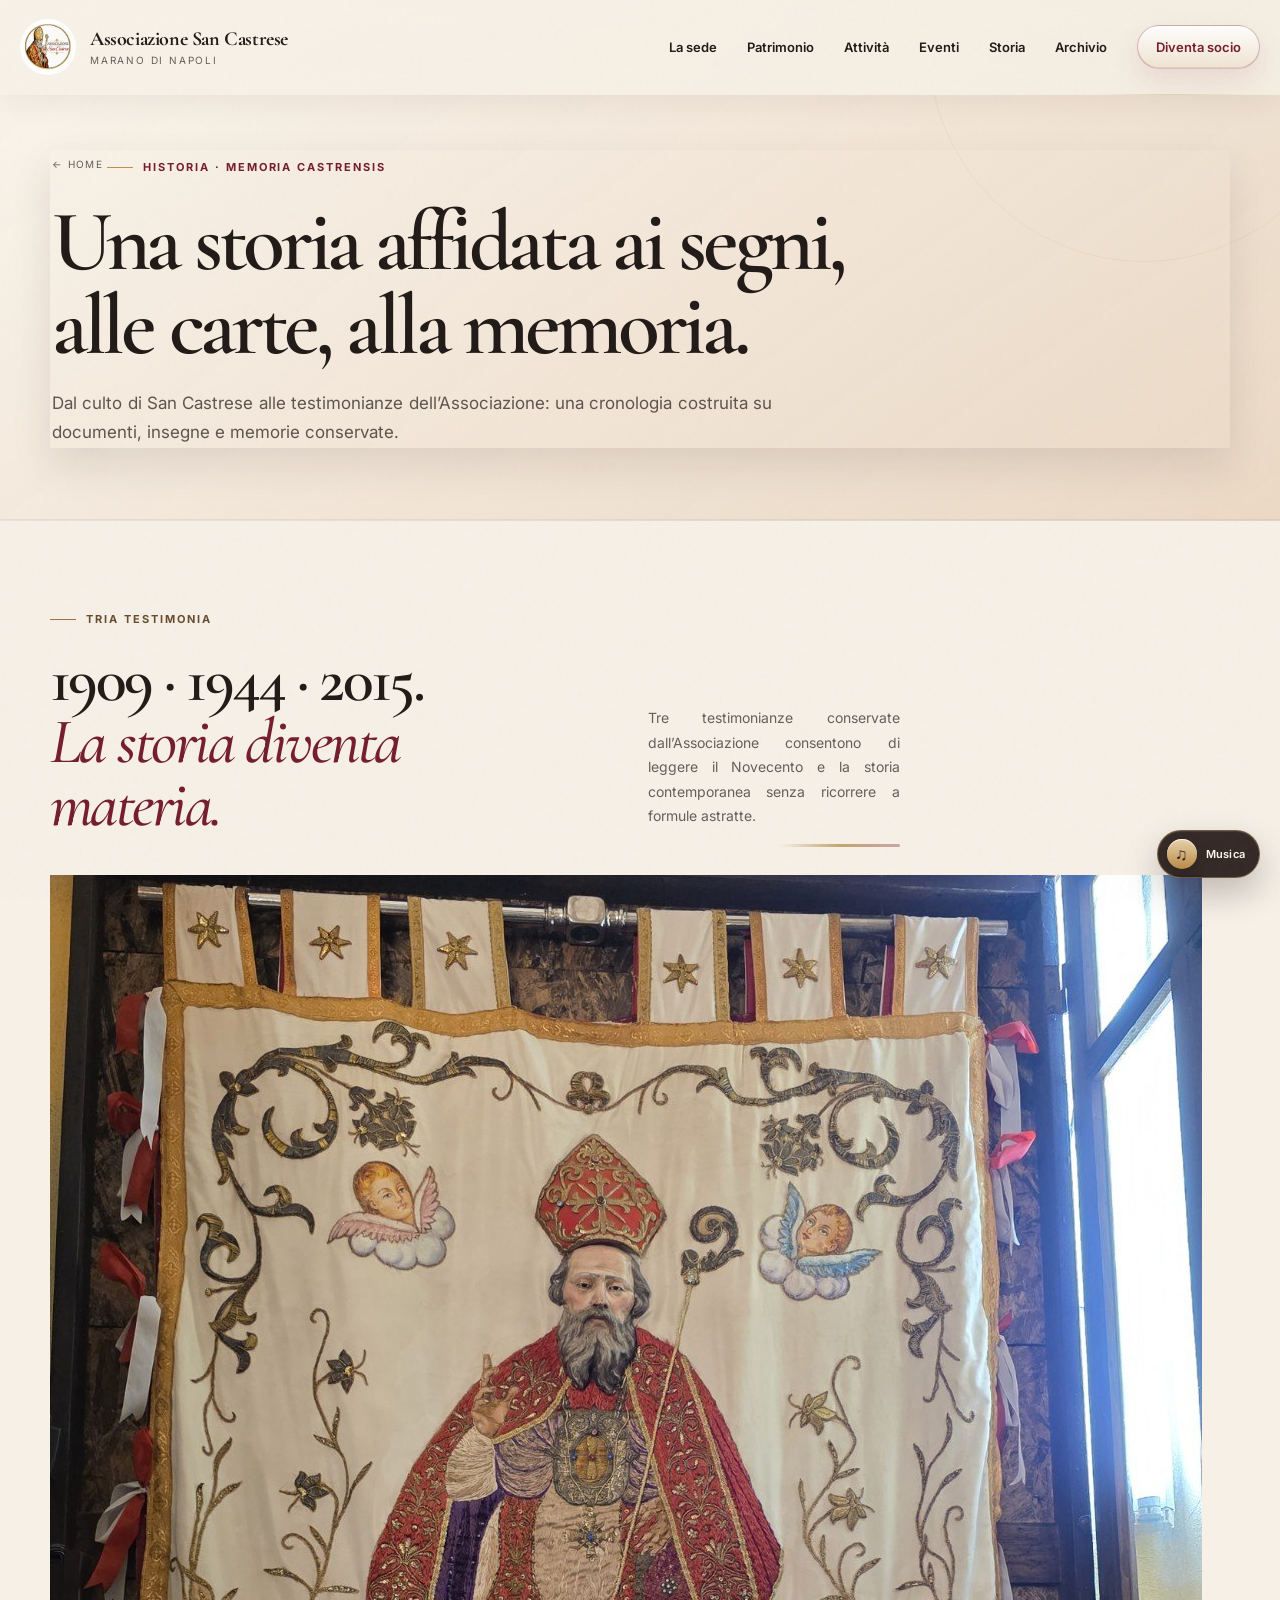
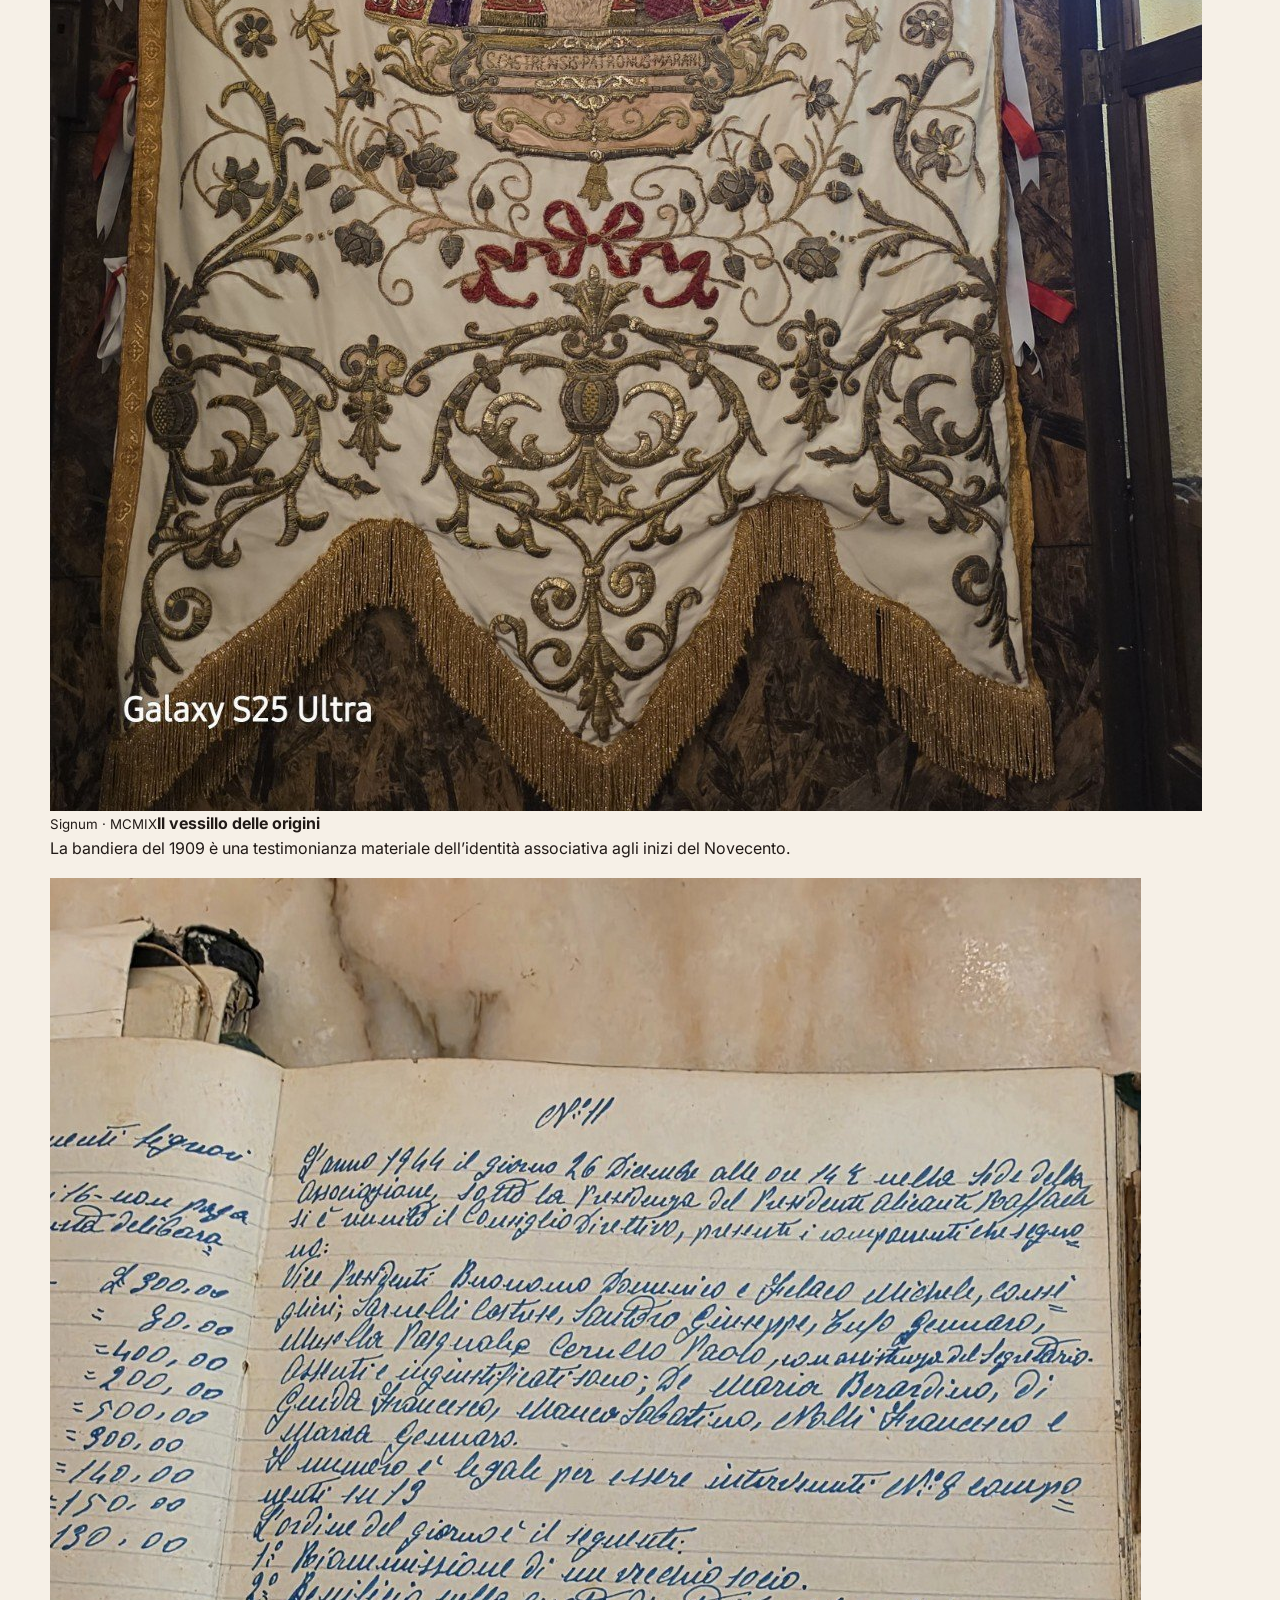
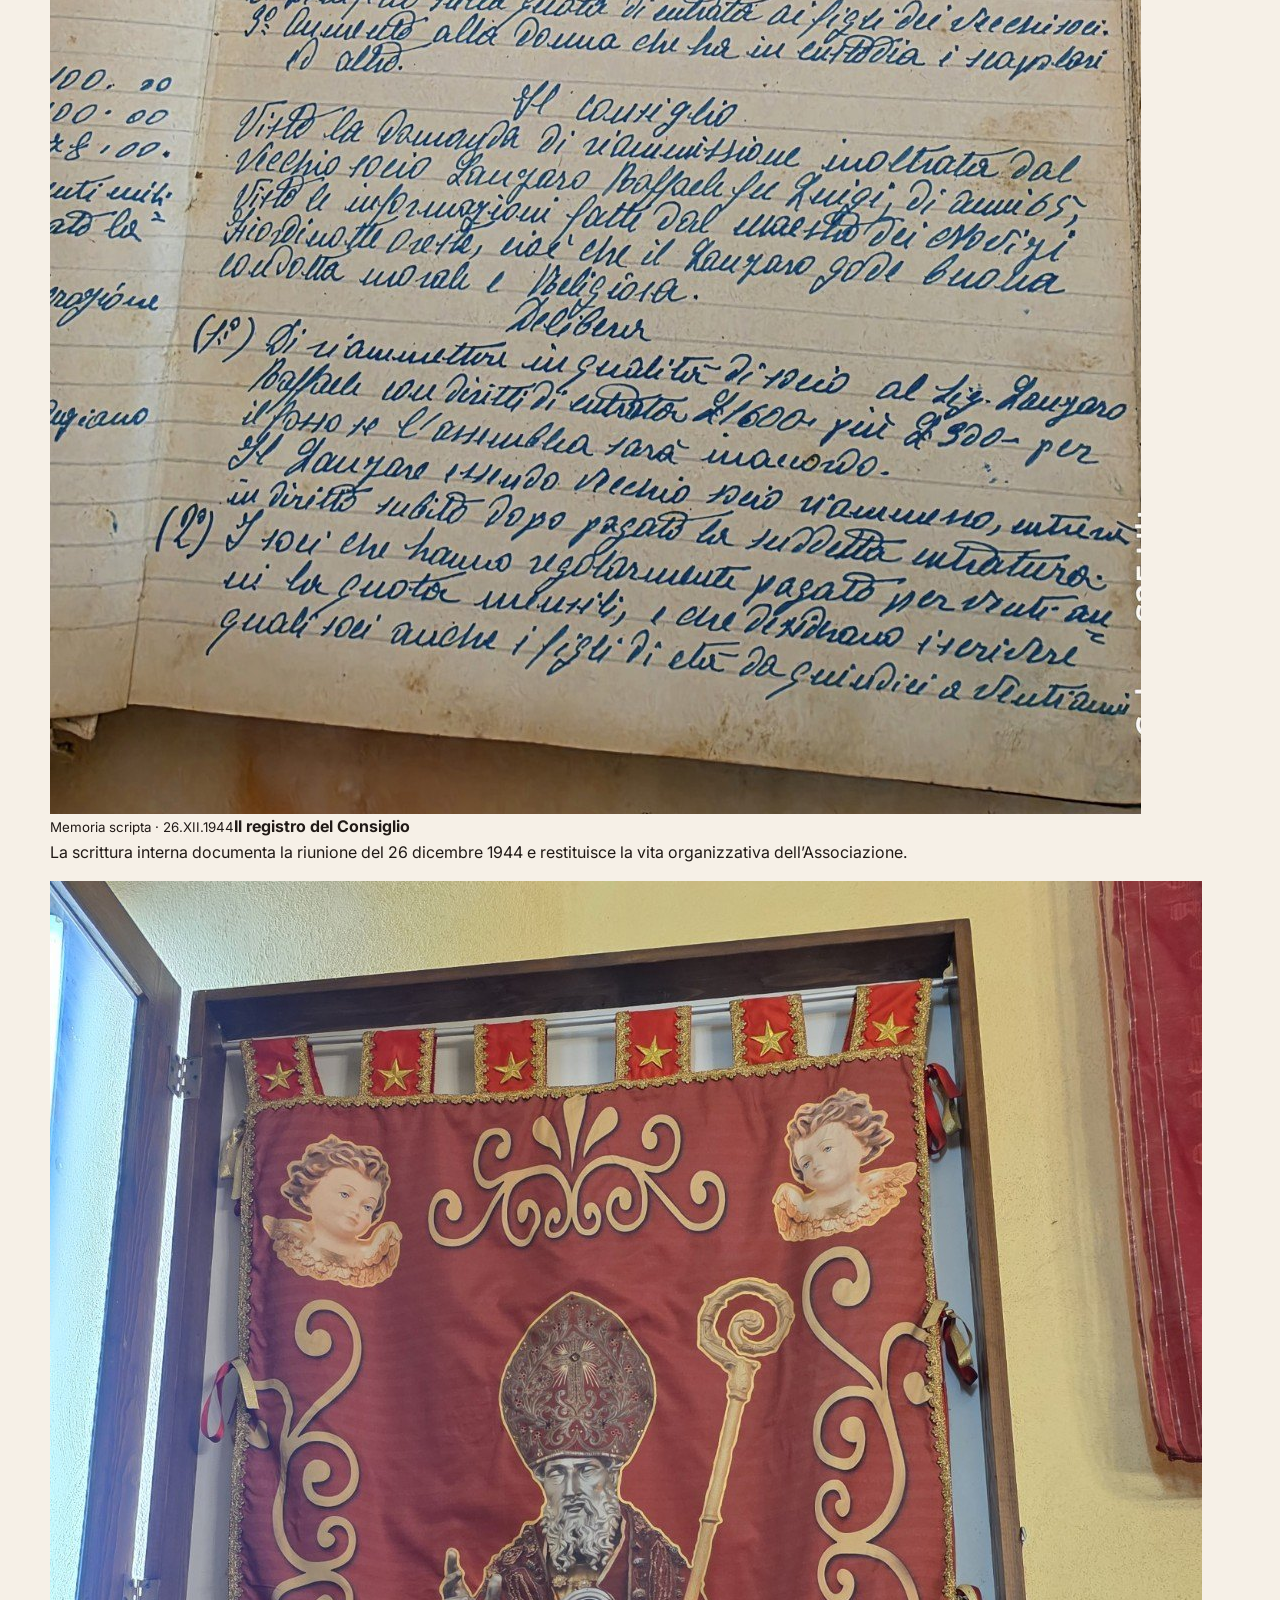
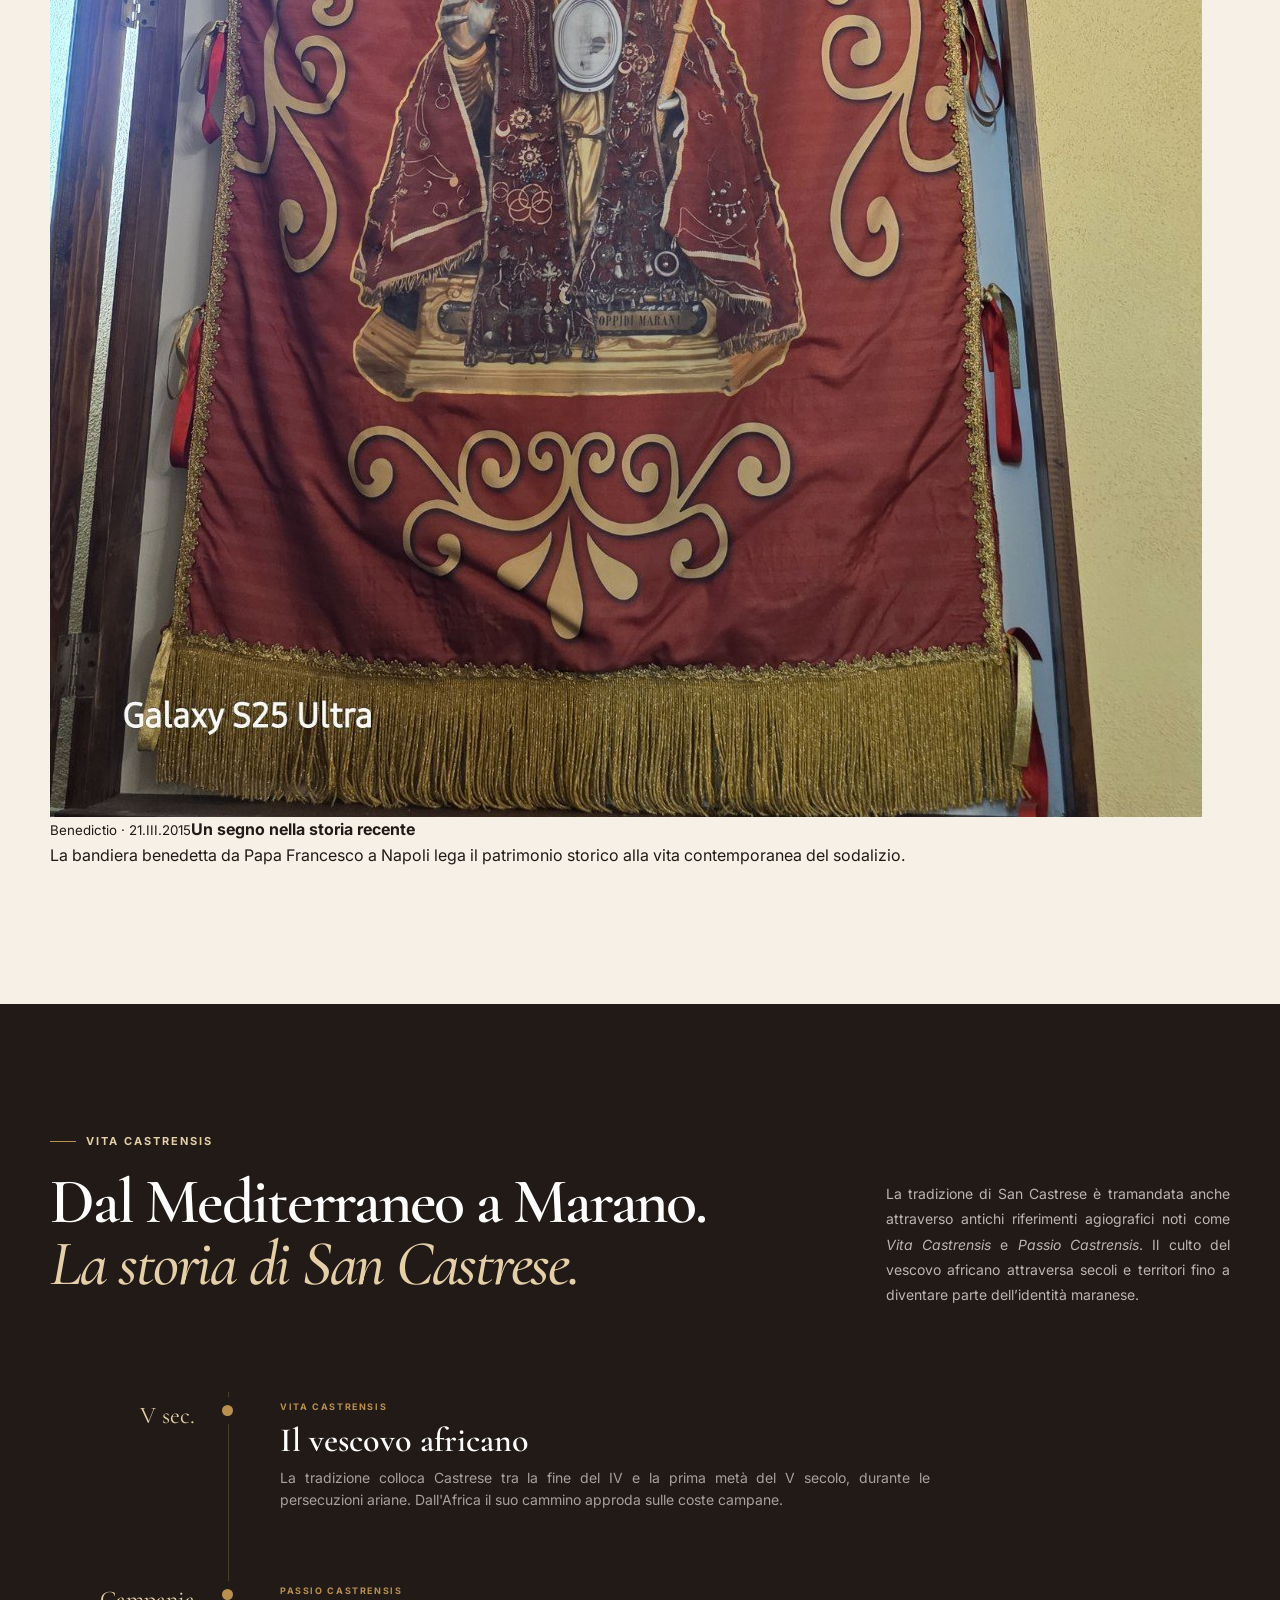
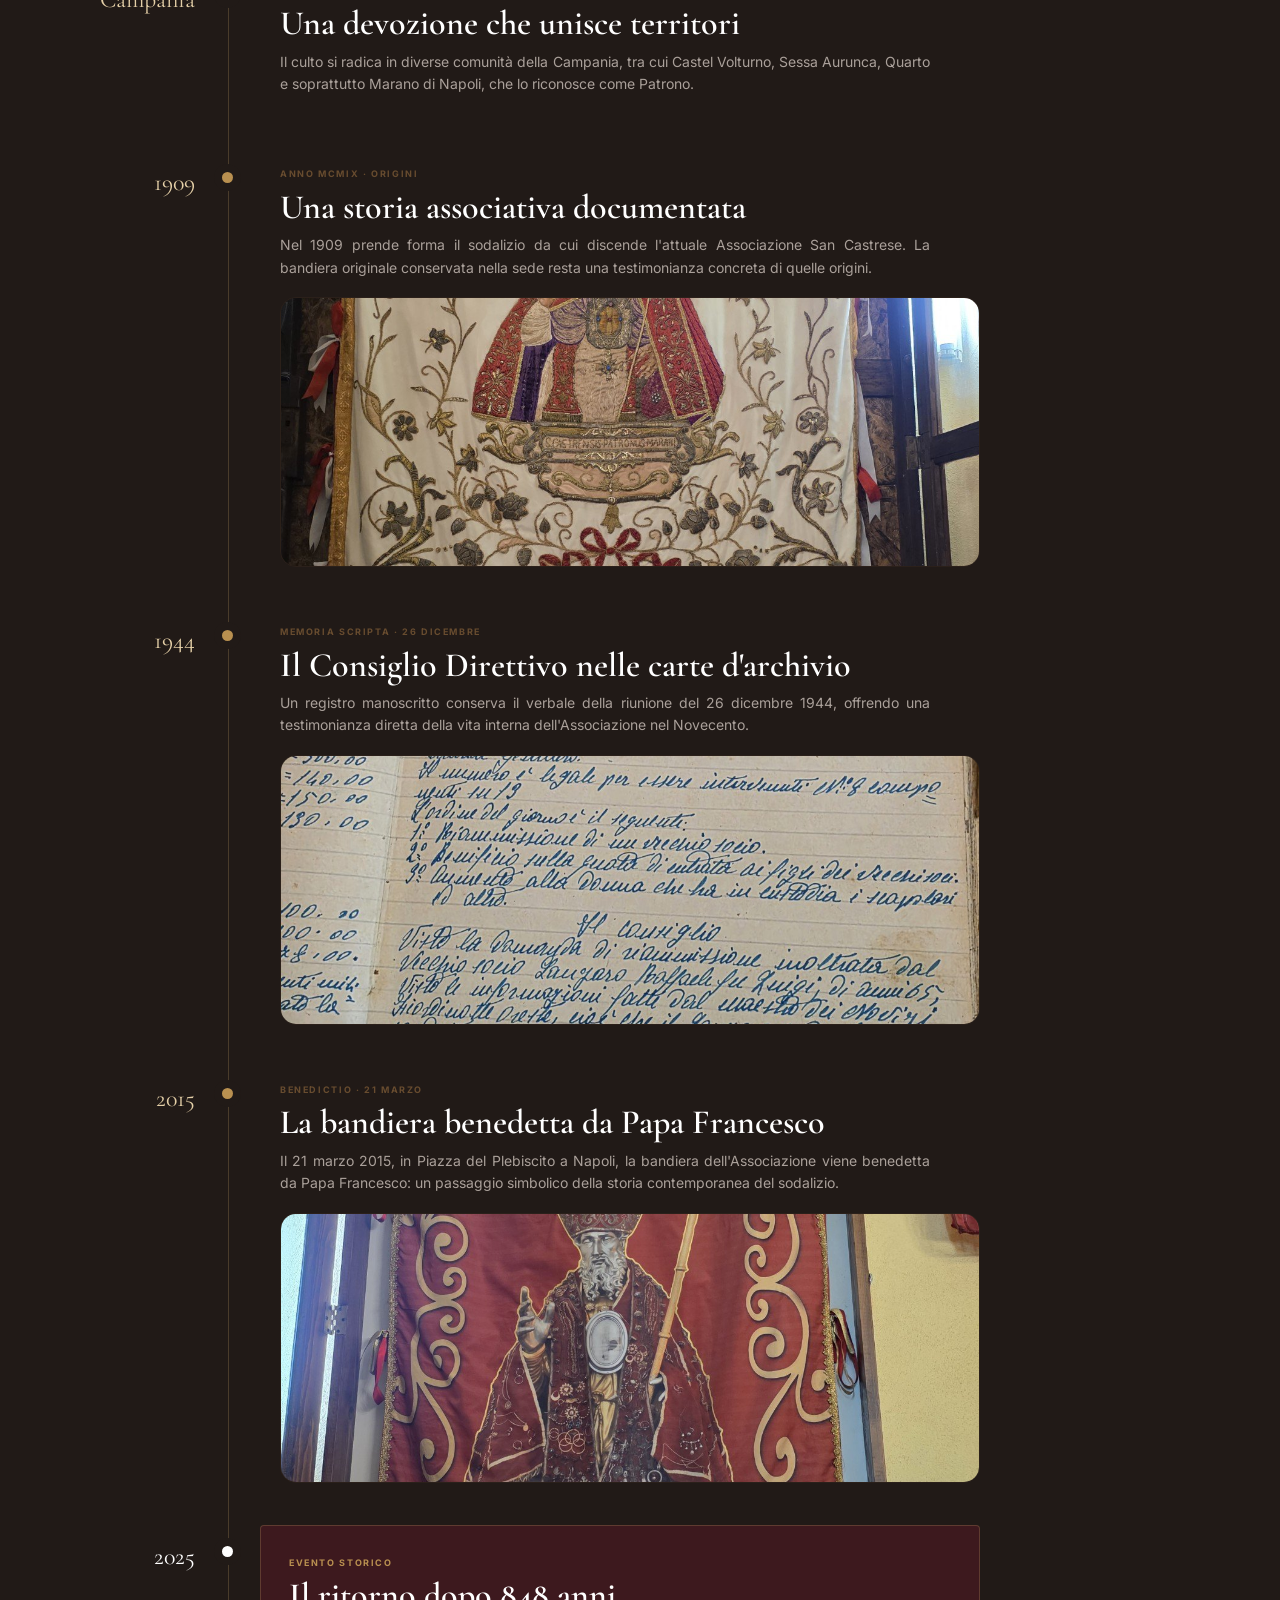
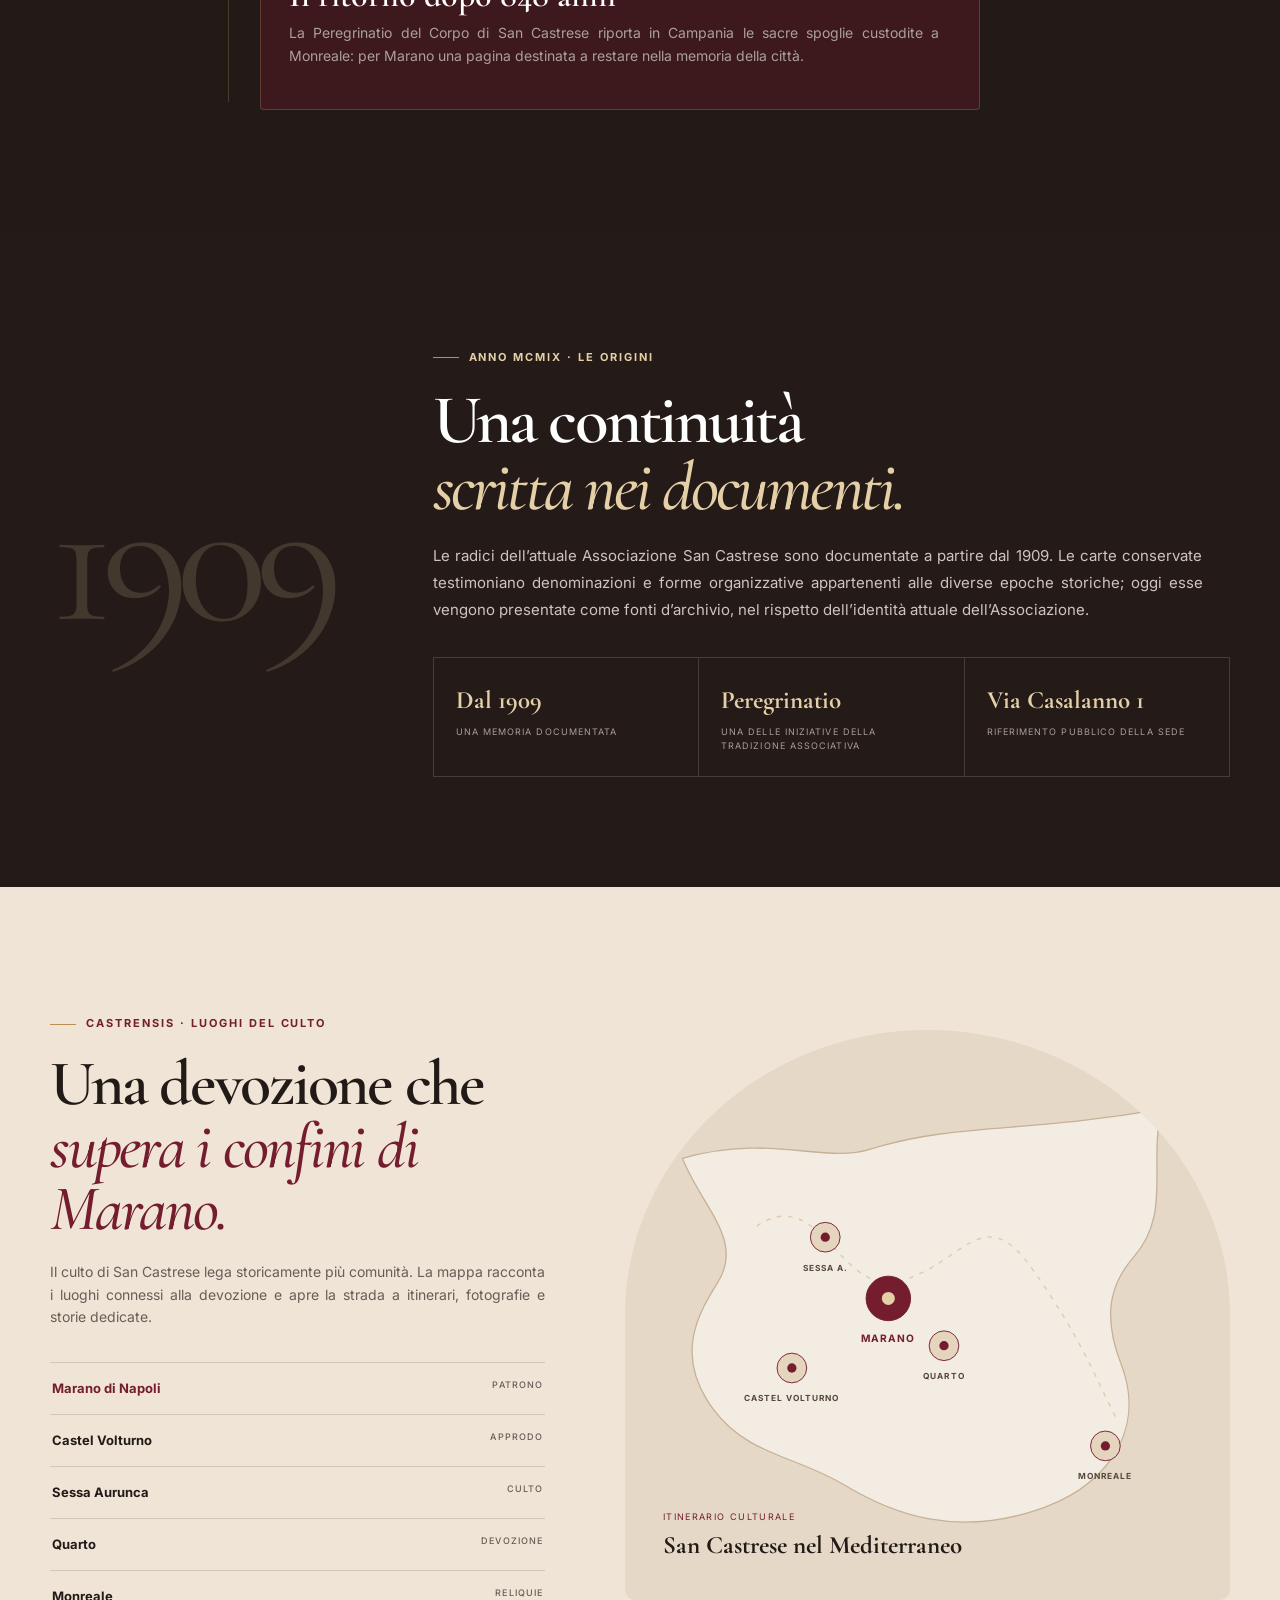
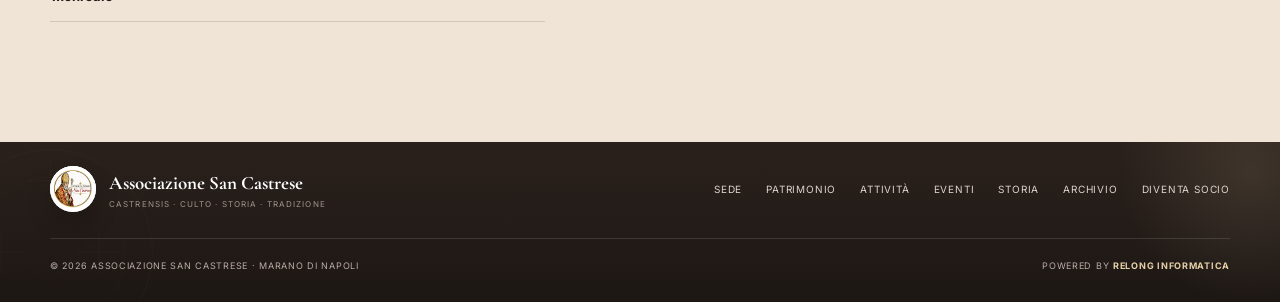
<file: storia.html>
<!doctype html>
<html lang="it">
<head>
  <meta charset="utf-8" />
  <meta name="viewport" content="width=device-width, initial-scale=1" />
  <meta name="theme-color" content="#731c2b" />
    <meta name="application-name" content="San Castrese" />
  <meta name="mobile-web-app-capable" content="yes" />
  <meta name="apple-mobile-web-app-capable" content="yes" />
  <meta name="apple-mobile-web-app-title" content="San Castrese" />
  <meta name="apple-mobile-web-app-status-bar-style" content="black" />
  <link rel="manifest" href="manifest.webmanifest?v=6.1.0" />
  <link rel="apple-touch-icon" sizes="180x180" href="assets/apple-touch-icon-180.png?v=6.1.0" />
<meta name="description" content="Associazione San Castrese di Via Casalanno 1, Marano di Napoli. Sede, patrimonio, attività, storia, archivio e partecipazione." />
  <meta property="og:title" content="Associazione San Castrese — Marano di Napoli" />
  <meta property="og:description" content="Via Casalanno 1 · Dal 1909 · Memoria, patrimonio, attività e tradizione." />
  <meta property="og:type" content="website" />
  <title>Storia | Associazione San Castrese</title>
  <link rel="icon" type="image/png" sizes="512x512" href="assets/favicon-san-castrese-3d.png?v=6.1.0" />
  <link rel="preconnect" href="https://fonts.googleapis.com">
  <link rel="preconnect" href="https://fonts.gstatic.com" crossorigin>
  <link href="https://fonts.googleapis.com/css2?family=Cormorant+Garamond:wght@500;600;700&family=Inter:wght@400;500;600;700&display=swap" rel="stylesheet">
  <link rel="stylesheet" href="styles.css?v=6.1.0" />
</head>
<body>
  <a class="skip-link" href="#contenuto">Vai al contenuto</a>
  <header class="site-header" id="top">
    <div class="nav-shell">
      <a class="brand" href="home.html" aria-label="Associazione San Castrese, torna alla home">
        <span class="brand-mark" aria-hidden="true"><img src="assets/logo-san-castrese-3d.png?v=6.1.0" alt="" /></span>
        <span class="brand-copy"><strong>Associazione San Castrese</strong><small>Marano di Napoli</small></span>
      </a>
      <button class="menu-toggle" type="button" aria-expanded="false" aria-controls="main-nav" aria-label="Apri menu"><span></span><span></span></button>
      <nav class="main-nav" id="main-nav" aria-label="Navigazione principale">
        <a href="sede.html">La sede</a>
        <a href="patrimonio.html">Patrimonio</a>
        <a href="attivita.html">Attività</a>
        <a href="eventi.html">Eventi</a>
        <a href="storia.html">Storia</a>
        <a href="archivio.html">Archivio</a>
        <a href="partecipa.html" class="nav-cta">Diventa socio</a>
      </nav>
    </div>
  </header>
  <main id="contenuto">
    <section class="page-hero">
      <div class="container page-hero-inner reveal">
        <a class="page-back" href="home.html">← Home</a>
        <span class="eyebrow"><i></i>Historia · Memoria Castrensis</span>
        <h1>Una storia affidata ai segni, alle carte, alla memoria.</h1>
        <p>Dal culto di San Castrese alle testimonianze dell’Associazione: una cronologia costruita su documenti, insegne e memorie conservate.</p>
      </div>
    </section>
<section class="history-triptych section" aria-labelledby="tria-title">
  <div class="container">
    <div class="compact-head reveal"><span class="eyebrow antique"><i></i>Tria testimonia</span><h2 id="tria-title">1909 · 1944 · 2015.<br><em>La storia diventa materia.</em></h2><p>Tre testimonianze conservate dall’Associazione consentono di leggere il Novecento e la storia contemporanea senza ricorrere a formule astratte.</p></div>
    <div class="history-triptych-grid">
      <article class="history-proof reveal"><img src="assets/history/bandiera-1909.jpg" alt="Bandiera storica originale del 1909"><div><small>Signum · MCMIX</small><strong>Il vessillo delle origini</strong><p>La bandiera del 1909 è una testimonianza materiale dell’identità associativa agli inizi del Novecento.</p></div></article>
      <article class="history-proof reveal reveal-delay"><img src="assets/history/verbale-26-dicembre-1944.jpg" alt="Verbale manoscritto del 26 dicembre 1944"><div><small>Memoria scripta · 26.XII.1944</small><strong>Il registro del Consiglio</strong><p>La scrittura interna documenta la riunione del 26 dicembre 1944 e restituisce la vita organizzativa dell’Associazione.</p></div></article>
      <article class="history-proof reveal"><img src="assets/history/bandiera-2015.jpg" alt="Bandiera benedetta da Papa Francesco il 21 marzo 2015"><div><small>Benedictio · 21.III.2015</small><strong>Un segno nella storia recente</strong><p>La bandiera benedetta da Papa Francesco a Napoli lega il patrimonio storico alla vita contemporanea del sodalizio.</p></div></article>
    </div>
  </div>
</section>
<section class="story section" id="storia">
<div class="container">
<div class="section-head reveal">
<div>
<span class="eyebrow"><i></i> Vita Castrensis</span>
<h2>Dal Mediterraneo a Marano.<br/><em>La storia di San Castrese.</em></h2>
</div>
<p>La tradizione di San Castrese è tramandata anche attraverso antichi riferimenti agiografici noti come <em>Vita Castrensis</em> e <em>Passio Castrensis</em>. Il culto del vescovo africano attraversa secoli e territori fino a diventare parte dell’identità maranese.</p>
</div>
<div aria-label="Cronologia di San Castrese e dell'Associazione" class="timeline">
<article class="timeline-item reveal">
<span class="timeline-year">V sec.</span>
<div class="timeline-dot"></div>
<div class="timeline-card">
<span class="timeline-tag">Vita Castrensis</span>
<h3>Il vescovo africano</h3>
<p>La tradizione colloca Castrese tra la fine del IV e la prima metà del V secolo, durante le persecuzioni ariane. Dall'Africa il suo cammino approda sulle coste campane.</p>
</div>
</article>
<article class="timeline-item reveal">
<span class="timeline-year">Campania</span>
<div class="timeline-dot"></div>
<div class="timeline-card">
<span class="timeline-tag">Passio Castrensis</span>
<h3>Una devozione che unisce territori</h3>
<p>Il culto si radica in diverse comunità della Campania, tra cui Castel Volturno, Sessa Aurunca, Quarto e soprattutto Marano di Napoli, che lo riconosce come Patrono.</p>
</div>
</article>
<article class="timeline-item reveal">
<span class="timeline-year">1909</span>
<div class="timeline-dot"></div>
<div class="timeline-card timeline-card-photo">
<span class="timeline-tag">Anno MCMIX · Origini</span>
<h3>Una storia associativa documentata</h3>
<p>Nel 1909 prende forma il sodalizio da cui discende l'attuale Associazione San Castrese. La bandiera originale conservata nella sede resta una testimonianza concreta di quelle origini.</p>
<img src="assets/history/bandiera-1909.jpg" alt="Bandiera originale del 1909" loading="lazy">
</div>
</article>
<article class="timeline-item reveal">
<span class="timeline-year">1944</span>
<div class="timeline-dot"></div>
<div class="timeline-card timeline-card-photo">
<span class="timeline-tag">Memoria scripta · 26 dicembre</span>
<h3>Il Consiglio Direttivo nelle carte d'archivio</h3>
<p>Un registro manoscritto conserva il verbale della riunione del 26 dicembre 1944, offrendo una testimonianza diretta della vita interna dell'Associazione nel Novecento.</p>
<img src="assets/history/verbale-26-dicembre-1944.jpg" alt="Registro manoscritto del 26 dicembre 1944" loading="lazy">
</div>
</article>
<article class="timeline-item reveal">
<span class="timeline-year">2015</span>
<div class="timeline-dot"></div>
<div class="timeline-card timeline-card-photo">
<span class="timeline-tag">Benedictio · 21 marzo</span>
<h3>La bandiera benedetta da Papa Francesco</h3>
<p>Il 21 marzo 2015, in Piazza del Plebiscito a Napoli, la bandiera dell'Associazione viene benedetta da Papa Francesco: un passaggio simbolico della storia contemporanea del sodalizio.</p>
<img src="assets/history/bandiera-2015.jpg" alt="Bandiera benedetta da Papa Francesco il 21 marzo 2015" loading="lazy">
</div>
</article>
<article class="timeline-item featured reveal">
<span class="timeline-year">2025</span>
<div class="timeline-dot"></div>
<div class="timeline-card">
<span class="timeline-tag">Evento storico</span>
<h3>Il ritorno dopo 848 anni</h3>
<p>La Peregrinatio del Corpo di San Castrese riporta in Campania le sacre spoglie custodite a Monreale: per Marano una pagina destinata a restare nella memoria della città.</p>
</div>
</article>
</div>
</div>
</section>
<section aria-labelledby="uco-title" class="uco-proof section">
<div class="container uco-shell reveal">
<div class="uco-number">1909</div>
<div class="uco-copy">
<span class="eyebrow light"><i></i> Anno MCMIX · Le origini</span>
<h2 id="uco-title">Una continuità<br/><em>scritta nei documenti.</em></h2>
<p>Le radici dell’attuale Associazione San Castrese sono documentate a partire dal 1909. Le carte conservate testimoniano denominazioni e forme organizzative appartenenti alle diverse epoche storiche; oggi esse vengono presentate come fonti d’archivio, nel rispetto dell’identità attuale dell’Associazione.</p>
<div class="uco-facts">
<div><strong>Dal 1909</strong><span>una memoria documentata</span></div>
<div><strong>Peregrinatio</strong><span>una delle iniziative della tradizione associativa</span></div>
<div><strong>Via Casalanno 1</strong><span>riferimento pubblico della sede</span></div>
</div>
</div>
</div>
</section>
<section aria-labelledby="territory-title" class="territory section">
<div class="container territory-grid">
<div class="territory-copy reveal">
<span class="eyebrow"><i></i> Castrensis · Luoghi del culto</span>
<h2 id="territory-title">Una devozione che<br/><em>supera i confini di Marano.</em></h2>
<p>Il culto di San Castrese lega storicamente più comunità. La mappa racconta i luoghi connessi alla devozione e apre la strada a itinerari, fotografie e storie dedicate.</p>
<div class="place-list">
<button class="active" data-place="marano" type="button">Marano di Napoli <span>Patrono</span></button>
<button data-place="castelvolturno" type="button">Castel Volturno <span>Approdo</span></button>
<button data-place="sessa" type="button">Sessa Aurunca <span>Culto</span></button>
<button data-place="quarto" type="button">Quarto <span>Devozione</span></button>
<button data-place="monreale" type="button">Monreale <span>Reliquie</span></button>
</div>
</div>
<div aria-label="Mappa stilizzata dei luoghi legati a San Castrese" class="map-art reveal reveal-delay">
<svg aria-hidden="true" role="img" viewbox="0 0 600 520">
<path class="map-line" d="M116 165 C186 118, 205 243, 272 224 S360 136, 413 211 S480 326, 505 375"></path>
<path class="coast" d="M36 92 C130 65 188 98 239 82 C333 53 407 65 552 39 C539 102 563 153 522 199 C495 230 490 265 509 314 C537 387 492 449 412 473 C331 498 267 478 212 445 C158 412 107 413 69 362 C26 304 54 258 74 226 C103 180 57 145 36 92Z"></path>
<g class="pin pin-marano" transform="translate(258 243)"><circle r="24"></circle><circle r="7"></circle><text x="0" y="47">MARANO</text></g>
<g class="pin pin-castelvolturno" transform="translate(154 318)"><circle r="16"></circle><circle r="5"></circle><text x="0" y="36">CASTEL VOLTURNO</text></g>
<g class="pin pin-sessa" transform="translate(190 177)"><circle r="16"></circle><circle r="5"></circle><text x="0" y="36">SESSA A.</text></g>
<g class="pin pin-quarto" transform="translate(318 294)"><circle r="16"></circle><circle r="5"></circle><text x="0" y="36">QUARTO</text></g>
<g class="pin pin-monreale" transform="translate(492 402)"><circle r="16"></circle><circle r="5"></circle><text x="0" y="36">MONREALE</text></g>
</svg>
<div class="map-label"><span>Itinerario culturale</span><strong>San Castrese nel Mediterraneo</strong></div>
</div>
</div>
</section>
  </main>
  <nav class="mobile-cta" aria-label="Azioni rapide">
    <a href="https://www.google.com/maps/dir/?api=1&amp;destination=Via%20Casalanno%201%2C%2080016%20Marano%20di%20Napoli%20NA" rel="noopener" target="_blank"><span>⌖</span>Portami in Associazione</a>
    <a href="partecipa.html"><span>+</span>Diventa socio</a>
  </nav>
  <footer class="site-footer">
    <div class="container footer-top">
      <div class="footer-brand">
        <span class="brand-mark small" aria-hidden="true"><img src="assets/logo-san-castrese-3d.png?v=6.1.0" alt="" /></span>
        <div><strong>Associazione San Castrese</strong><small>Castrensis · Culto · Storia · Tradizione</small></div>
      </div>
      <nav aria-label="Link footer">
        <a href="sede.html">Sede</a><a href="patrimonio.html">Patrimonio</a><a href="attivita.html">Attività</a>
        <a href="eventi.html">Eventi</a><a href="storia.html">Storia</a><a href="archivio.html">Archivio</a><a href="partecipa.html">Diventa socio</a>
      </nav>
    </div>
    <div class="container footer-bottom">
      <p>© <span id="year"></span> Associazione San Castrese · Marano di Napoli</p>
      <p class="powered-by">Powered by <a href="https://www.relonginformatica.com/" target="_blank" rel="noopener noreferrer">ReLong Informatica</a></p>
    </div>
  </footer>
  <dialog class="lightbox" id="lightbox" aria-label="Anteprima fotografia">
    <button class="lightbox-close" type="button" aria-label="Chiudi">×</button>
    <div class="lightbox-image" id="lightbox-image"></div>
    <div class="lightbox-caption"><small id="lightbox-year"></small><strong id="lightbox-title"></strong><span>Archivio fotografico</span></div>
  </dialog>
  <script src="script.js?v=6.1.0"></script>
</body></html>
</file>
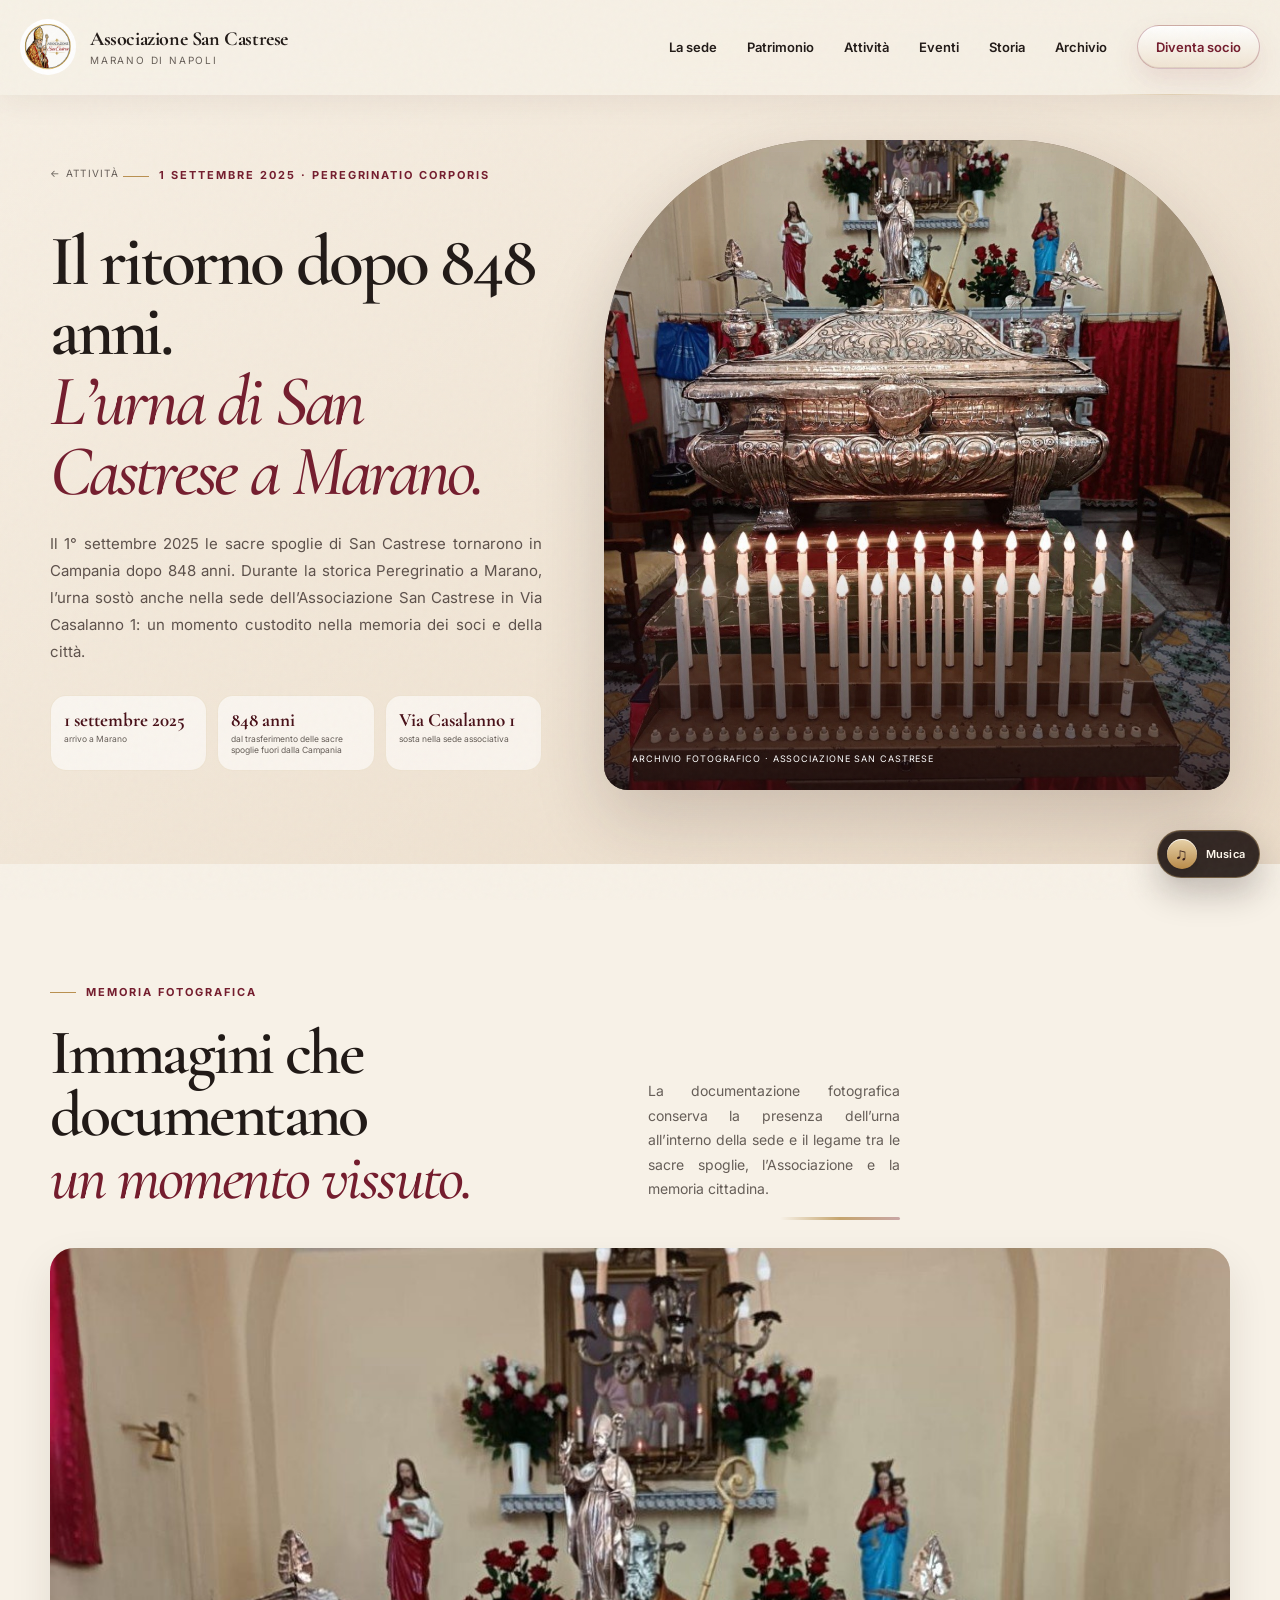
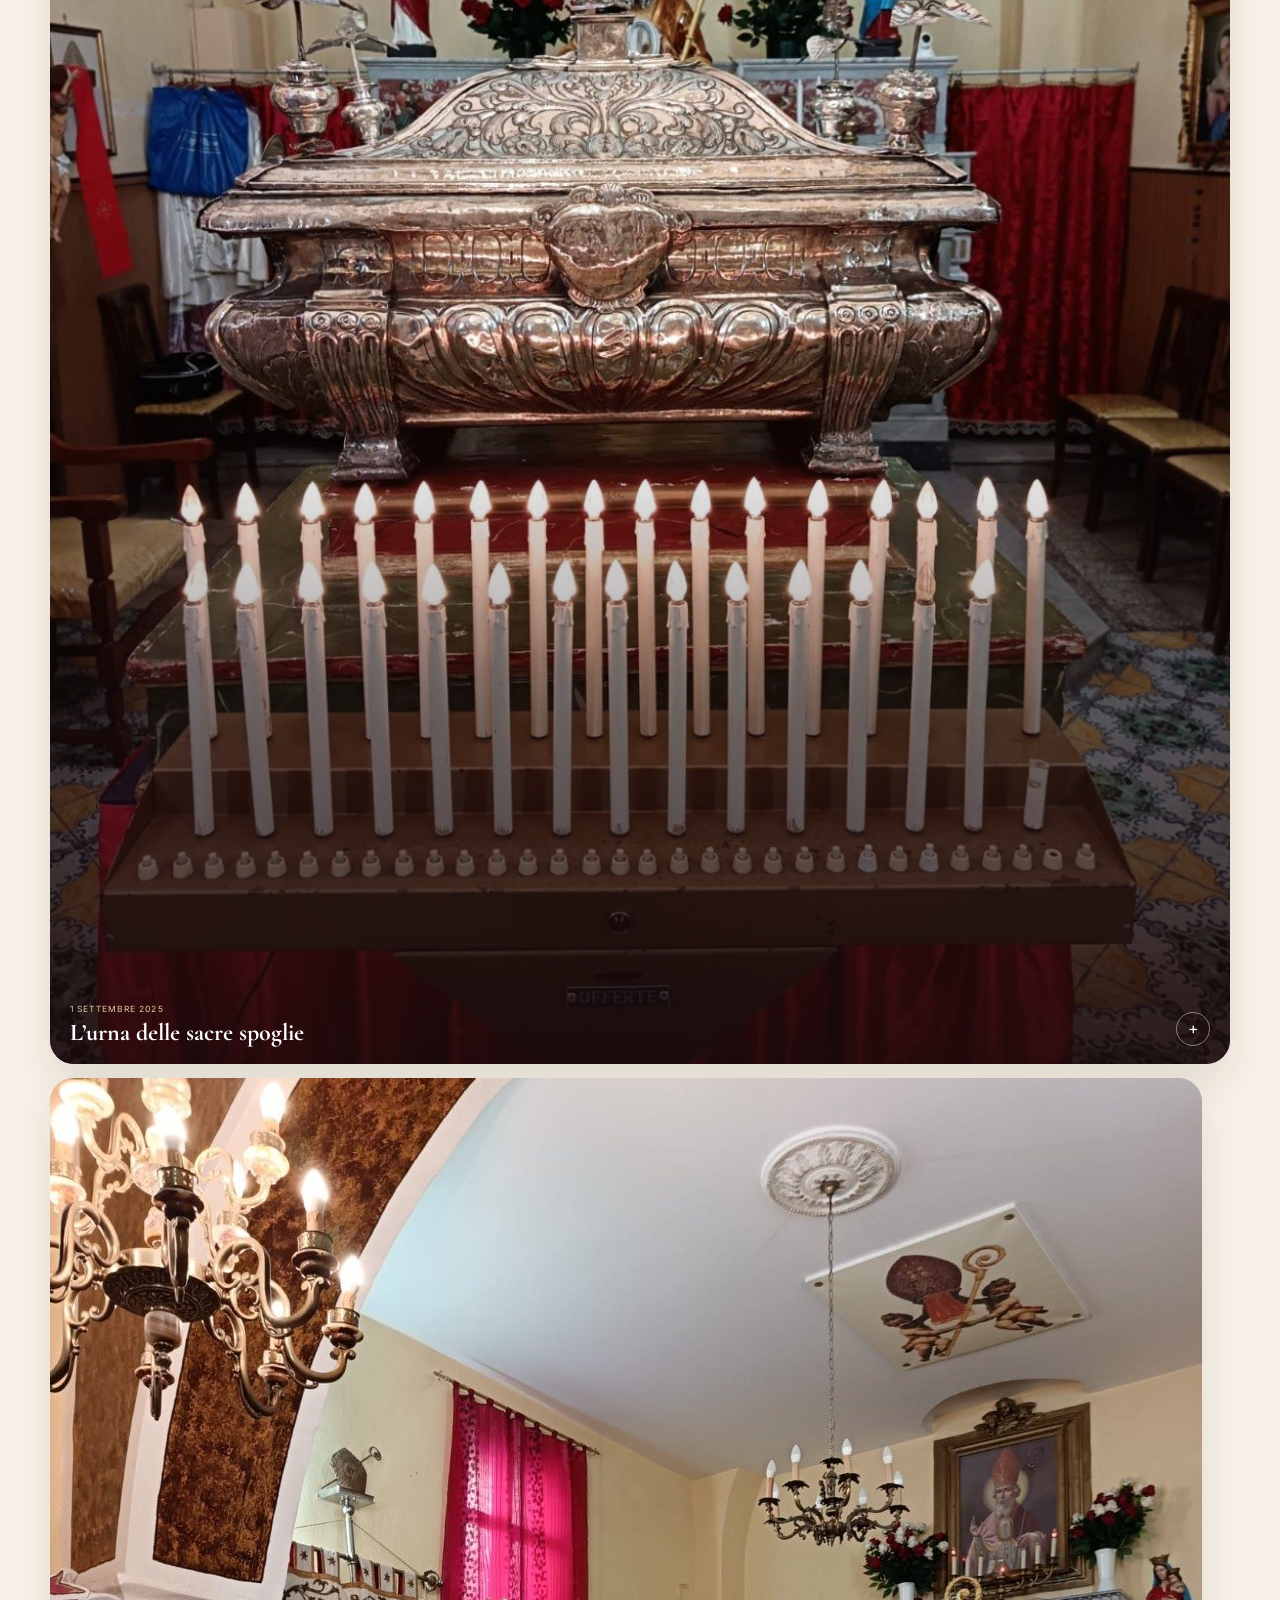
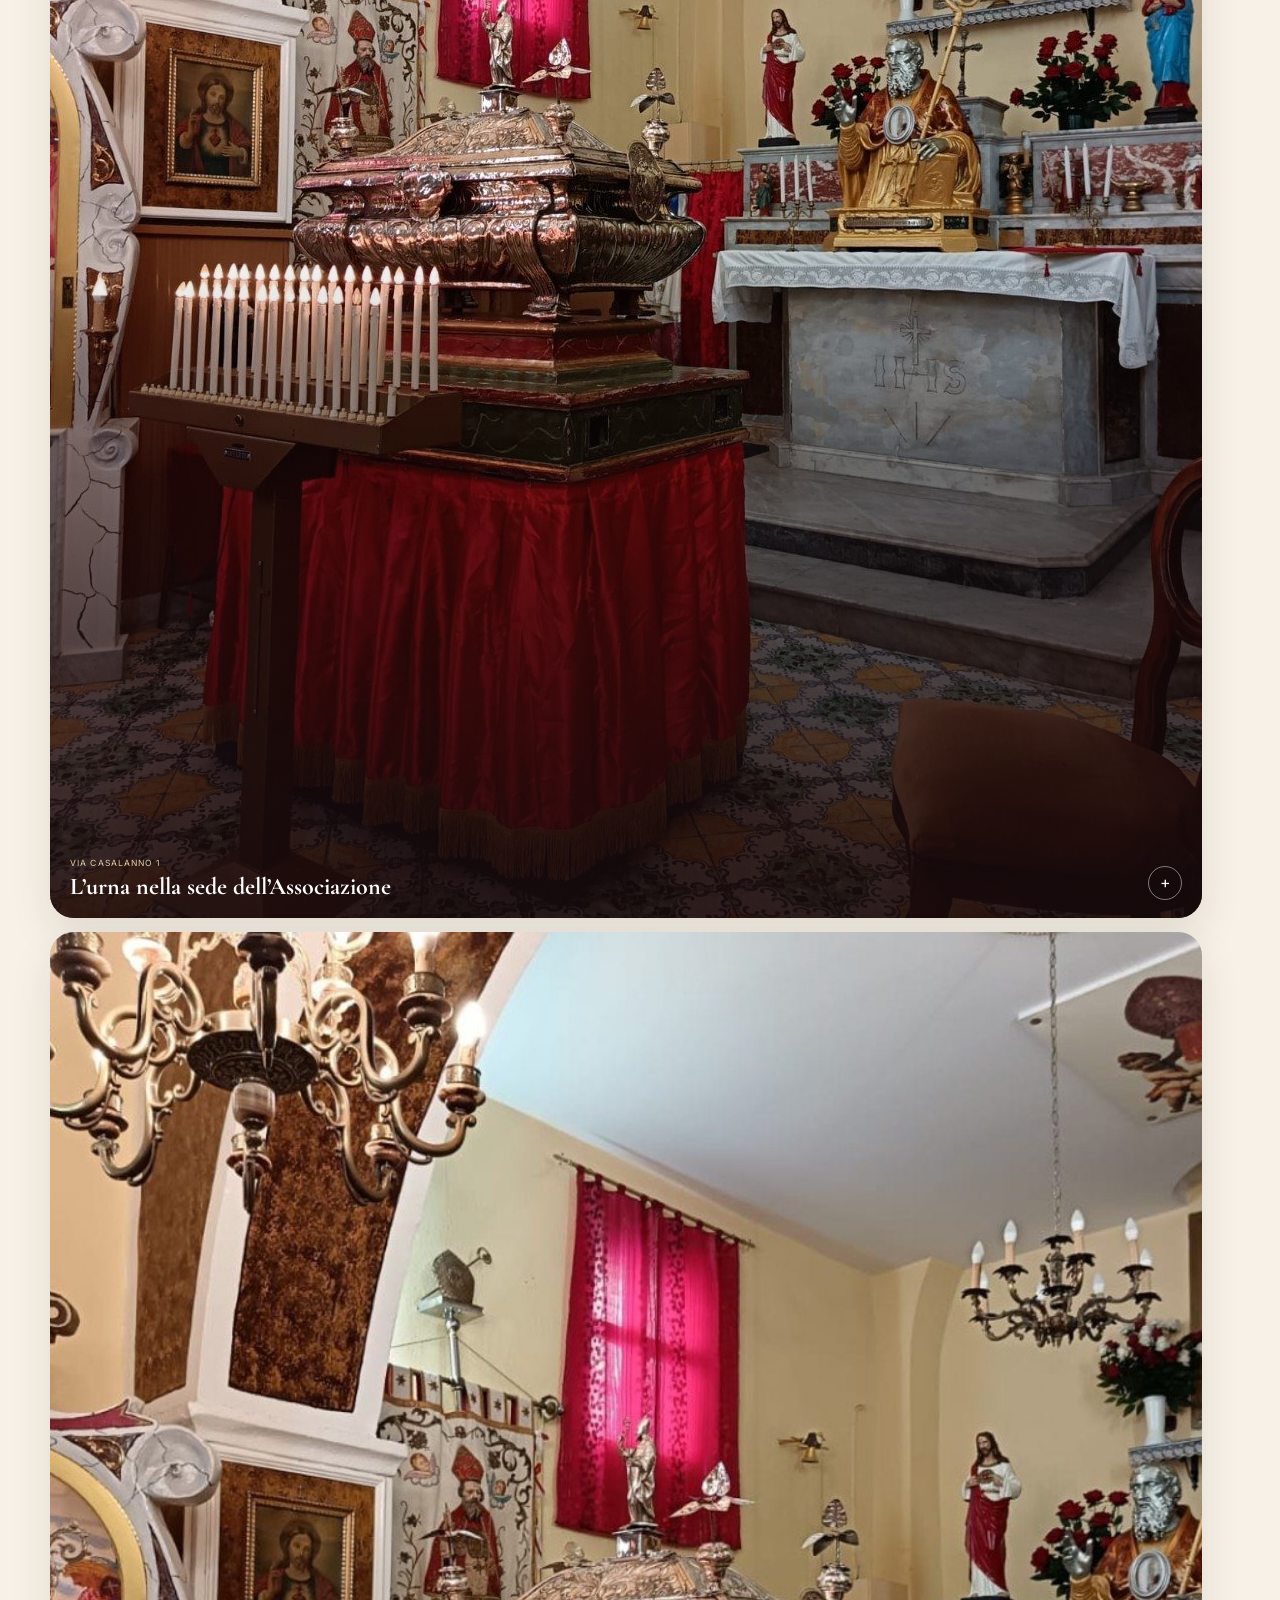
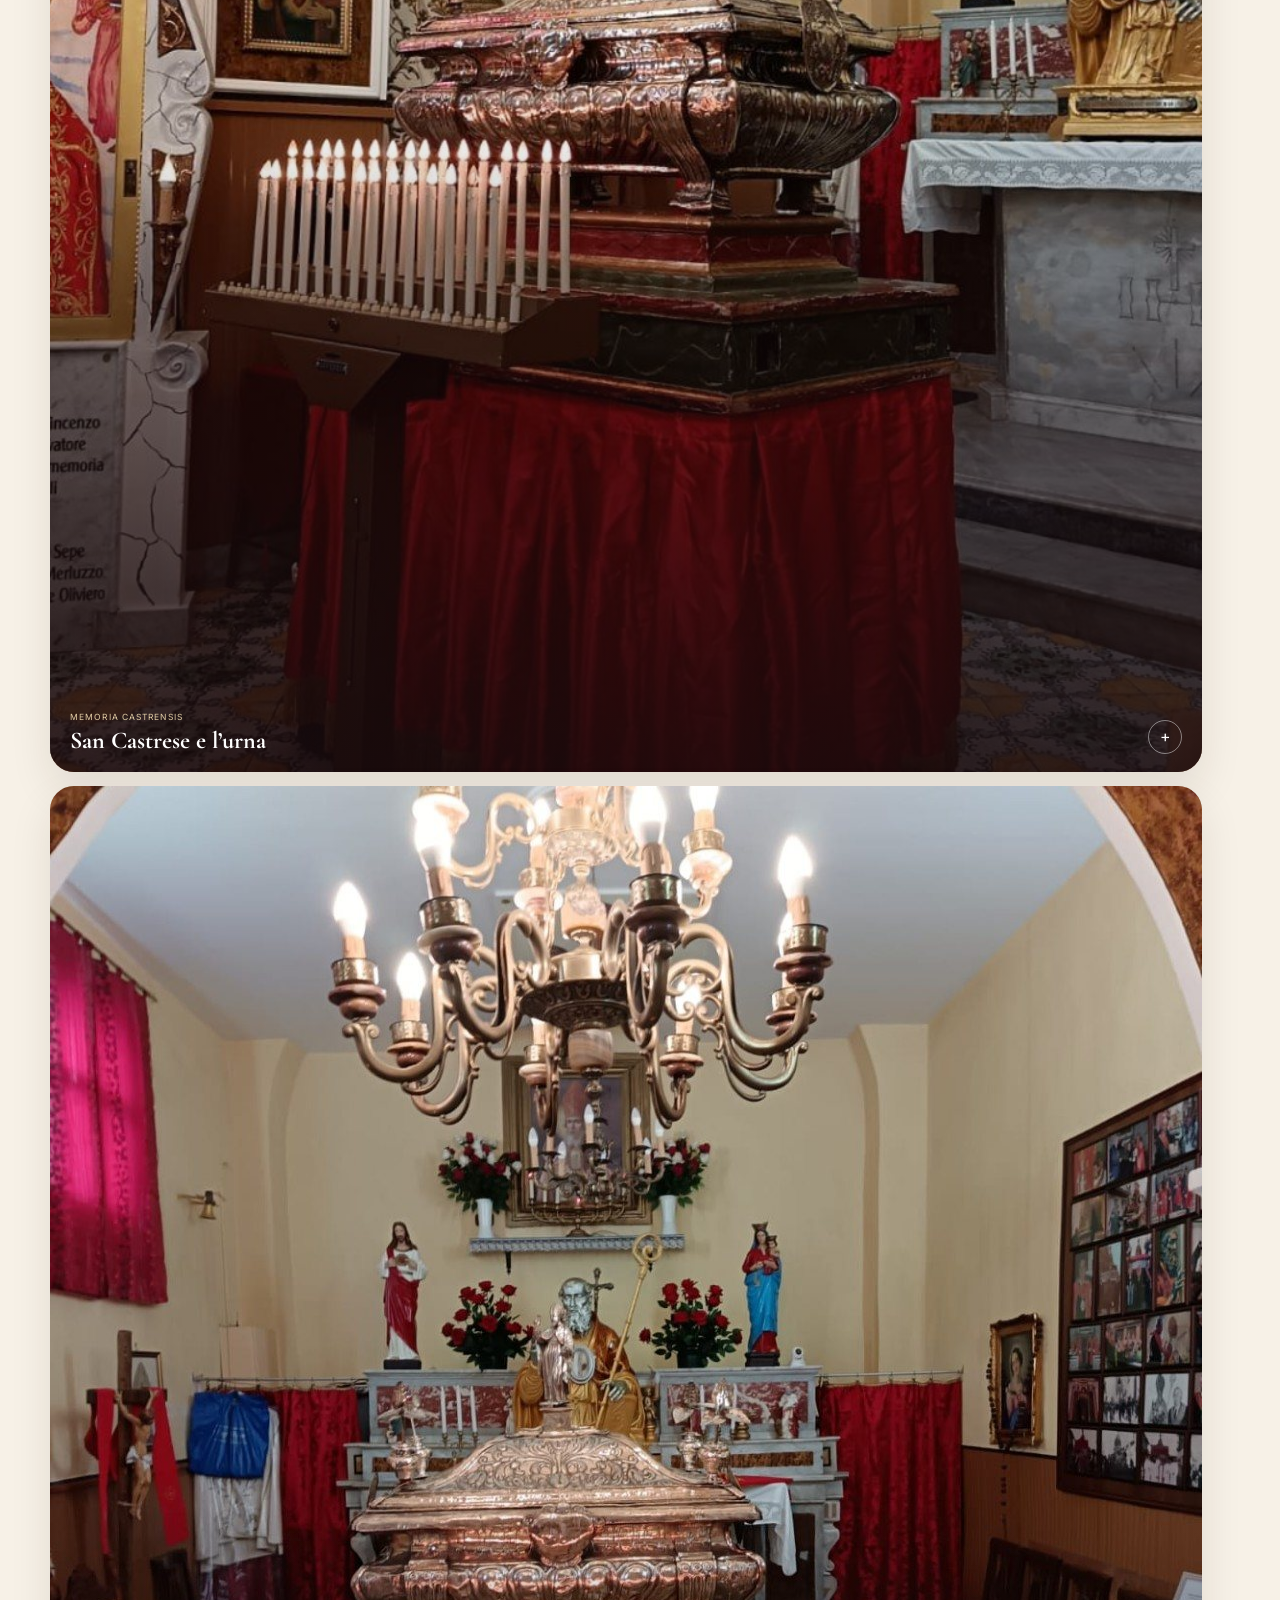
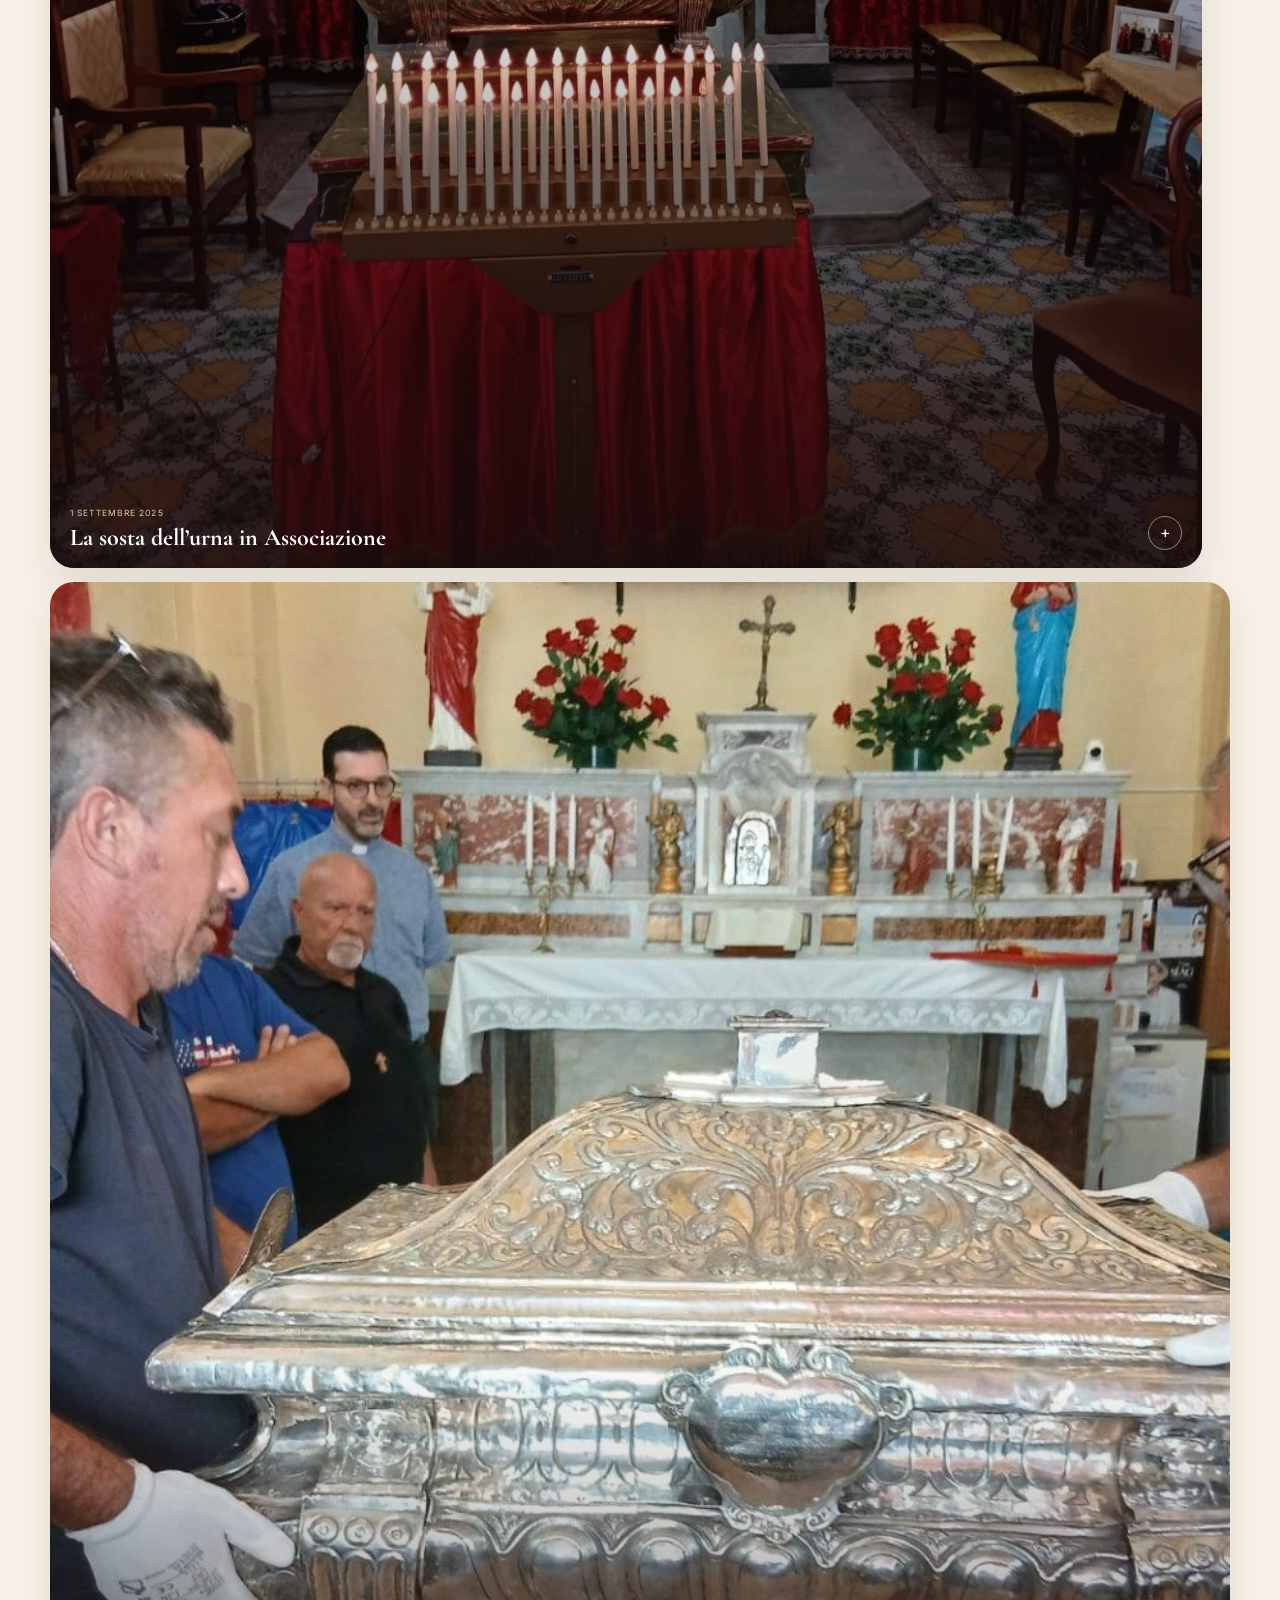
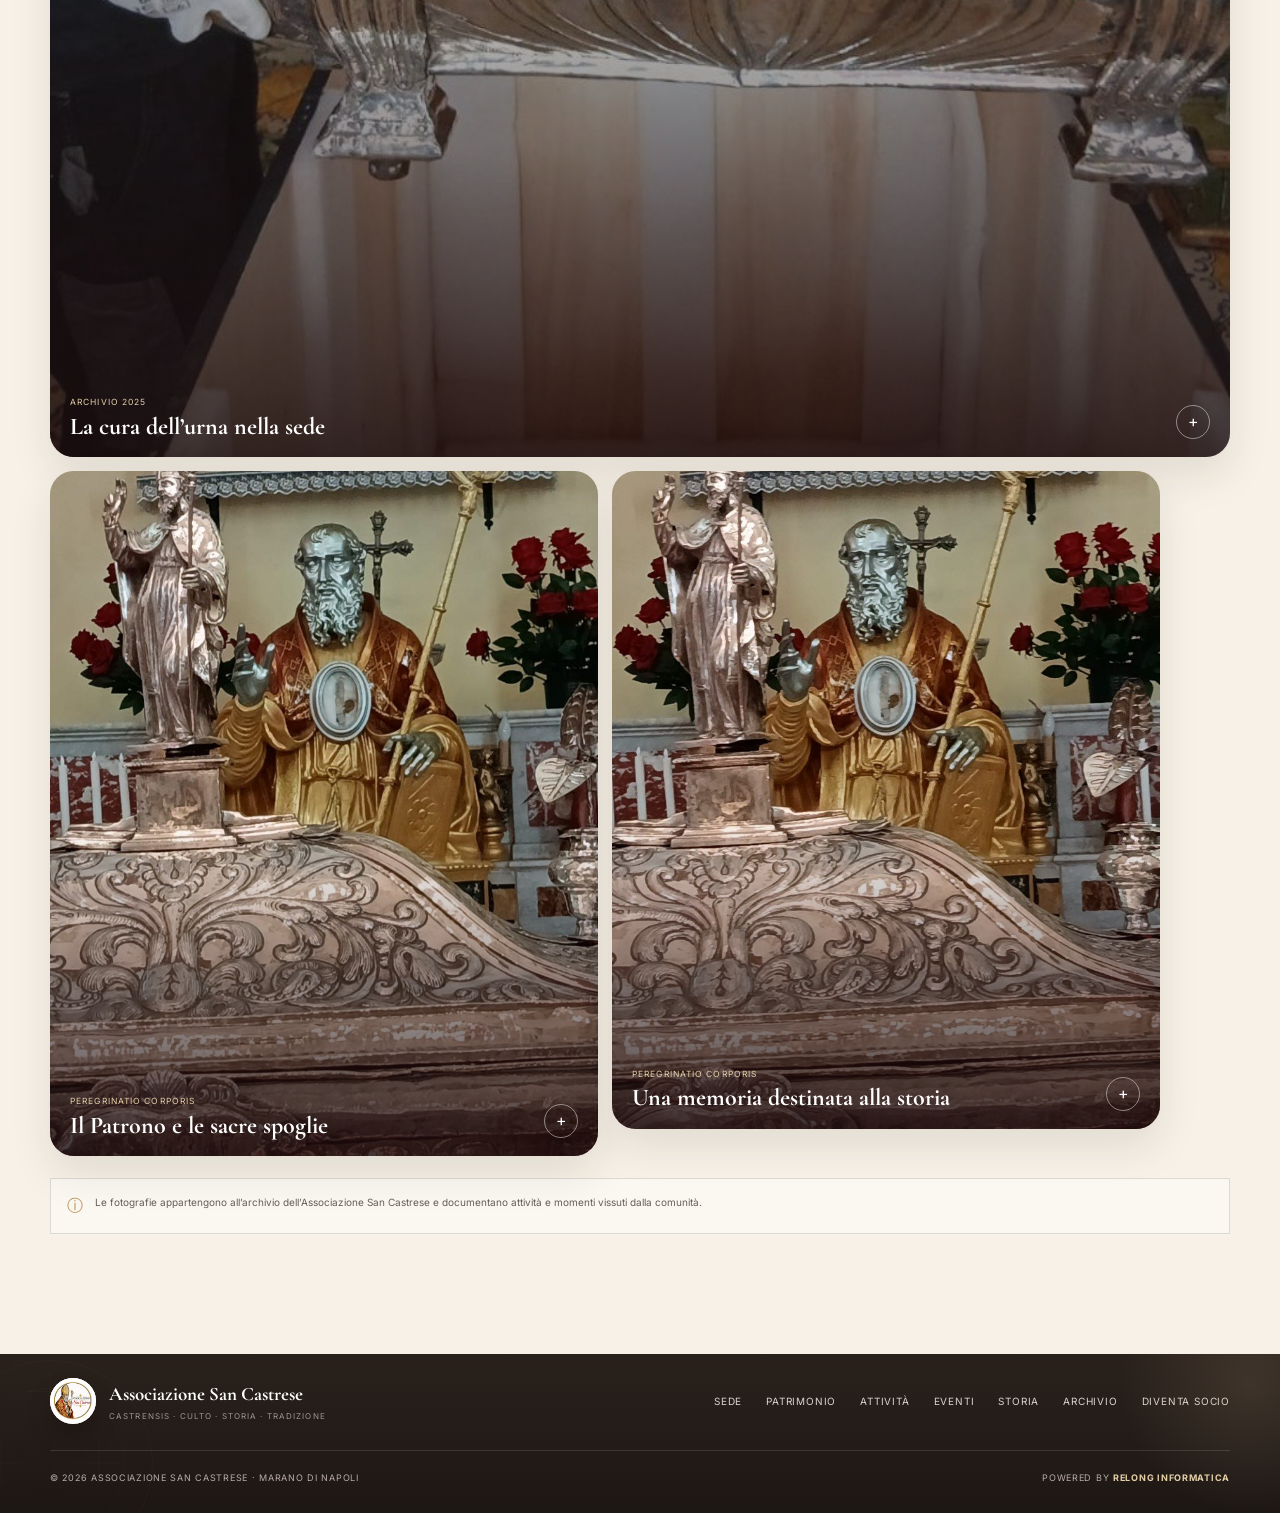
<file: urna-2025.html>
<!doctype html>
<html lang="it">
<head>
  <meta charset="utf-8" />
  <meta name="viewport" content="width=device-width, initial-scale=1" />
  <meta name="theme-color" content="#731c2b" />
    <meta name="application-name" content="San Castrese" />
  <meta name="mobile-web-app-capable" content="yes" />
  <meta name="apple-mobile-web-app-capable" content="yes" />
  <meta name="apple-mobile-web-app-title" content="San Castrese" />
  <meta name="apple-mobile-web-app-status-bar-style" content="black" />
  <link rel="manifest" href="manifest.webmanifest?v=6.1.0" />
  <link rel="apple-touch-icon" sizes="180x180" href="assets/apple-touch-icon-180.png?v=6.1.0" />
<meta name="description" content="Il 1° settembre 2025 le sacre spoglie di San Castrese tornarono in Campania dopo 848 anni. Durante la storica Peregrinatio a Marano, l’urna sostò anche nella sede dell’Associazione San Castrese in Via Casalanno 1: un momento custodito nella memoria dei soci e della città." />
  <meta property="og:title" content="L’urna di San Castrese a Marano — Associazione San Castrese" />
  <meta property="og:description" content="Via Casalanno 1 · Marano di Napoli · Memoria, culto e tradizione." />
  <meta property="og:type" content="website" />
  <title>L’urna di San Castrese a Marano | Associazione San Castrese</title>
  <link rel="icon" type="image/png" sizes="512x512" href="assets/favicon-san-castrese-3d.png?v=6.1.0" />
  <link rel="preconnect" href="https://fonts.googleapis.com">
  <link rel="preconnect" href="https://fonts.gstatic.com" crossorigin>
  <link href="https://fonts.googleapis.com/css2?family=Cormorant+Garamond:wght@500;600;700&family=Inter:wght@400;500;600;700&display=swap" rel="stylesheet">
  <link rel="stylesheet" href="styles.css?v=6.1.0" />
</head>
<body>
  <a class="skip-link" href="#contenuto">Vai al contenuto</a>
  <header class="site-header" id="top">
    <div class="nav-shell">
      <a class="brand" href="home.html" aria-label="Associazione San Castrese, torna alla home">
        <span class="brand-mark" aria-hidden="true"><img src="assets/logo-san-castrese-3d.png?v=6.1.0" alt="" /></span>
        <span class="brand-copy"><strong>Associazione San Castrese</strong><small>Marano di Napoli</small></span>
      </a>
      <button class="menu-toggle" type="button" aria-expanded="false" aria-controls="main-nav" aria-label="Apri menu"><span></span><span></span></button>
      <nav class="main-nav" id="main-nav" aria-label="Navigazione principale">
        <a href="sede.html">La sede</a>
        <a href="patrimonio.html">Patrimonio</a>
        <a href="attivita.html">Attività</a>
        <a href="eventi.html">Eventi</a>
        <a href="storia.html">Storia</a>
        <a href="archivio.html">Archivio</a>
        <a href="partecipa.html" class="nav-cta">Diventa socio</a>
      </nav>
    </div>
  </header>
  <main id="contenuto">
    <section class="event-detail-hero">
      <div class="container event-detail-grid">
        <div class="event-detail-copy reveal">
          <a class="page-back" href="attivita.html">← Attività</a>
          <span class="eyebrow"><i></i>1 settembre 2025 · Peregrinatio Corporis</span>
          <h1>Il ritorno dopo 848 anni.<br><em>L’urna di San Castrese a Marano.</em></h1>
          <p>Il 1° settembre 2025 le sacre spoglie di San Castrese tornarono in Campania dopo 848 anni. Durante la storica Peregrinatio a Marano, l’urna sostò anche nella sede dell’Associazione San Castrese in Via Casalanno 1: un momento custodito nella memoria dei soci e della città.</p>
          <div class="event-facts"><div><strong>1 settembre 2025</strong><span>arrivo a Marano</span></div><div><strong>848 anni</strong><span>dal trasferimento delle sacre spoglie fuori dalla Campania</span></div><div><strong>Via Casalanno 1</strong><span>sosta nella sede associativa</span></div></div>
        </div>
        <figure class="event-cover reveal"><img src="assets/events/urna-2025/urna-candele-frontale.jpg" alt="L’urna di San Castrese a Marano" loading="eager"><figcaption>Archivio fotografico · Associazione San Castrese</figcaption></figure>
      </div>
    </section>
    <section class="event-gallery section">
      <div class="container">
        <div class="compact-head reveal"><span class="eyebrow"><i></i>Memoria fotografica</span><h2>Immagini che documentano<br><em>un momento vissuto.</em></h2><p>La documentazione fotografica conserva la presenza dell’urna all’interno della sede e il legame tra le sacre spoglie, l’Associazione e la memoria cittadina.</p></div>
        <div class="event-gallery-grid"><button class="event-photo gallery-item " type="button" data-image="assets/events/urna-2025/urna-candele-frontale.jpg" data-title="L’urna delle sacre spoglie" data-year="1 settembre 2025"><span class="event-photo-image" style="background-image:url('assets/events/urna-2025/urna-candele-frontale.jpg')"></span><span class="event-photo-caption"><small>1 settembre 2025</small><strong>L’urna delle sacre spoglie</strong><i>+</i></span></button>
<button class="event-photo gallery-item " type="button" data-image="assets/events/urna-2025/urna-sede-panoramica.jpg" data-title="L’urna nella sede dell’Associazione" data-year="Via Casalanno 1"><span class="event-photo-image" style="background-image:url('assets/events/urna-2025/urna-sede-panoramica.jpg')"></span><span class="event-photo-caption"><small>Via Casalanno 1</small><strong>L’urna nella sede dell’Associazione</strong><i>+</i></span></button>
<button class="event-photo gallery-item " type="button" data-image="assets/events/urna-2025/urna-altare-san-castrese.jpg" data-title="San Castrese e l’urna" data-year="Memoria Castrensis"><span class="event-photo-image" style="background-image:url('assets/events/urna-2025/urna-altare-san-castrese.jpg')"></span><span class="event-photo-caption"><small>Memoria Castrensis</small><strong>San Castrese e l’urna</strong><i>+</i></span></button>
<button class="event-photo gallery-item " type="button" data-image="assets/events/urna-2025/urna-sede-verticale.jpg" data-title="La sosta dell’urna in Associazione" data-year="1 settembre 2025"><span class="event-photo-image" style="background-image:url('assets/events/urna-2025/urna-sede-verticale.jpg')"></span><span class="event-photo-caption"><small>1 settembre 2025</small><strong>La sosta dell’urna in Associazione</strong><i>+</i></span></button>
<button class="event-photo gallery-item " type="button" data-image="assets/events/urna-2025/movimentazione-urna.jpg" data-title="La cura dell’urna nella sede" data-year="Archivio 2025"><span class="event-photo-image" style="background-image:url('assets/events/urna-2025/movimentazione-urna.jpg')"></span><span class="event-photo-caption"><small>Archivio 2025</small><strong>La cura dell’urna nella sede</strong><i>+</i></span></button>
<button class="event-photo gallery-item " type="button" data-image="assets/events/urna-2025/urna-san-castrese-1.jpg" data-title="Il Patrono e le sacre spoglie" data-year="Peregrinatio Corporis"><span class="event-photo-image" style="background-image:url('assets/events/urna-2025/urna-san-castrese-1.jpg')"></span><span class="event-photo-caption"><small>Peregrinatio Corporis</small><strong>Il Patrono e le sacre spoglie</strong><i>+</i></span></button>
<button class="event-photo gallery-item " type="button" data-image="assets/events/urna-2025/urna-san-castrese-2.jpg" data-title="Una memoria destinata alla storia" data-year="Peregrinatio Corporis"><span class="event-photo-image" style="background-image:url('assets/events/urna-2025/urna-san-castrese-2.jpg')"></span><span class="event-photo-caption"><small>Peregrinatio Corporis</small><strong>Una memoria destinata alla storia</strong><i>+</i></span></button></div>
        <div class="source-note reveal"><span aria-hidden="true">ⓘ</span><p>Le fotografie appartengono all’archivio dell’Associazione San Castrese e documentano attività e momenti vissuti dalla comunità.</p></div>
      </div>
    </section>
  </main>
  <nav class="mobile-cta" aria-label="Azioni rapide">
    <a href="https://www.google.com/maps/dir/?api=1&amp;destination=Via%20Casalanno%201%2C%2080016%20Marano%20di%20Napoli%20NA" rel="noopener" target="_blank"><span>⌖</span>Portami in Associazione</a>
    <a href="partecipa.html"><span>+</span>Diventa socio</a>
  </nav>
  <footer class="site-footer">
    <div class="container footer-top">
      <div class="footer-brand">
        <span class="brand-mark small" aria-hidden="true"><img src="assets/logo-san-castrese-3d.png?v=6.1.0" alt="" /></span>
        <div><strong>Associazione San Castrese</strong><small>Castrensis · Culto · Storia · Tradizione</small></div>
      </div>
      <nav aria-label="Link footer">
        <a href="sede.html">Sede</a><a href="patrimonio.html">Patrimonio</a><a href="attivita.html">Attività</a>
        <a href="eventi.html">Eventi</a><a href="storia.html">Storia</a><a href="archivio.html">Archivio</a><a href="partecipa.html">Diventa socio</a>
      </nav>
    </div>
    <div class="container footer-bottom">
      <p>© <span id="year"></span> Associazione San Castrese · Marano di Napoli</p>
      <p class="powered-by">Powered by <a href="https://www.relonginformatica.com/" target="_blank" rel="noopener noreferrer">ReLong Informatica</a></p>
    </div>
  </footer>
  <dialog class="lightbox" id="lightbox" aria-label="Anteprima fotografia">
    <button class="lightbox-close" type="button" aria-label="Chiudi">×</button>
    <div class="lightbox-image" id="lightbox-image"></div>
    <div class="lightbox-caption"><small id="lightbox-year"></small><strong id="lightbox-title"></strong><span>Archivio fotografico</span></div>
  </dialog>
  <script src="script.js?v=6.1.0"></script>
</body></html>
</file>
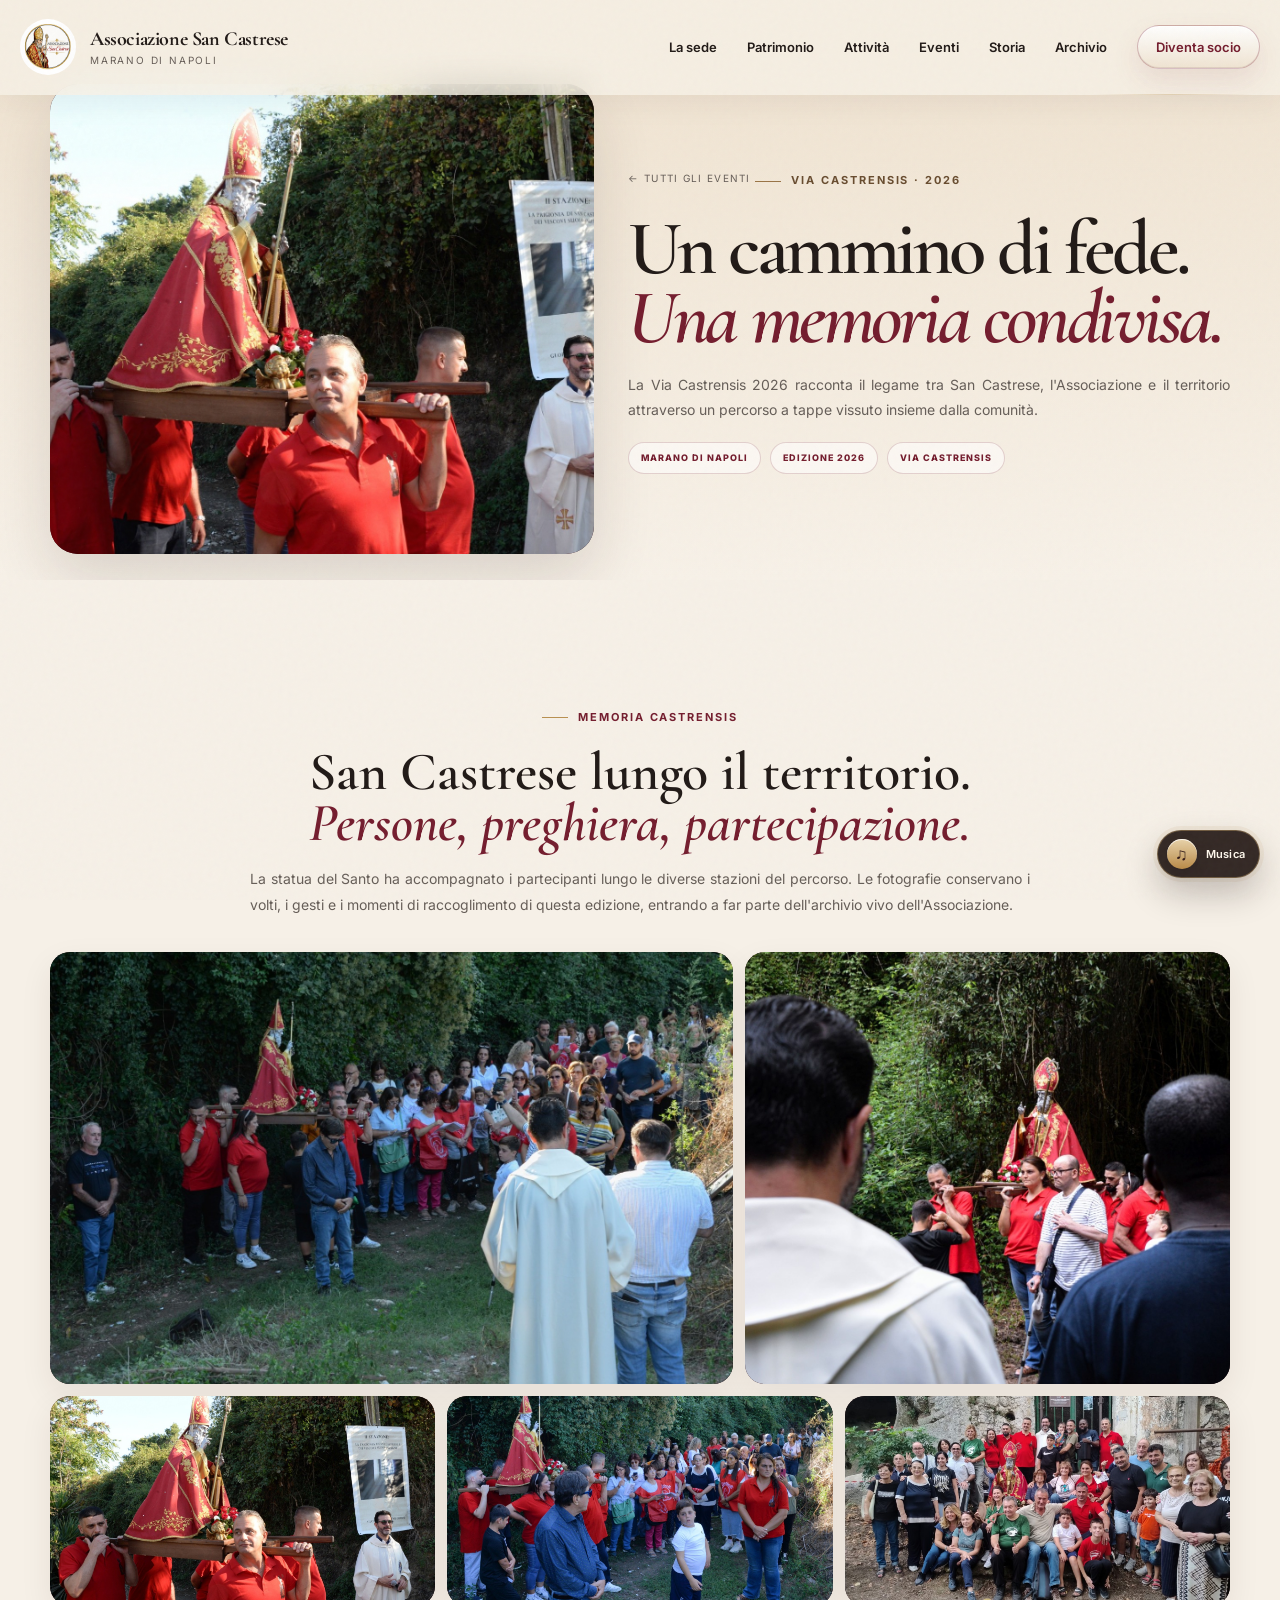
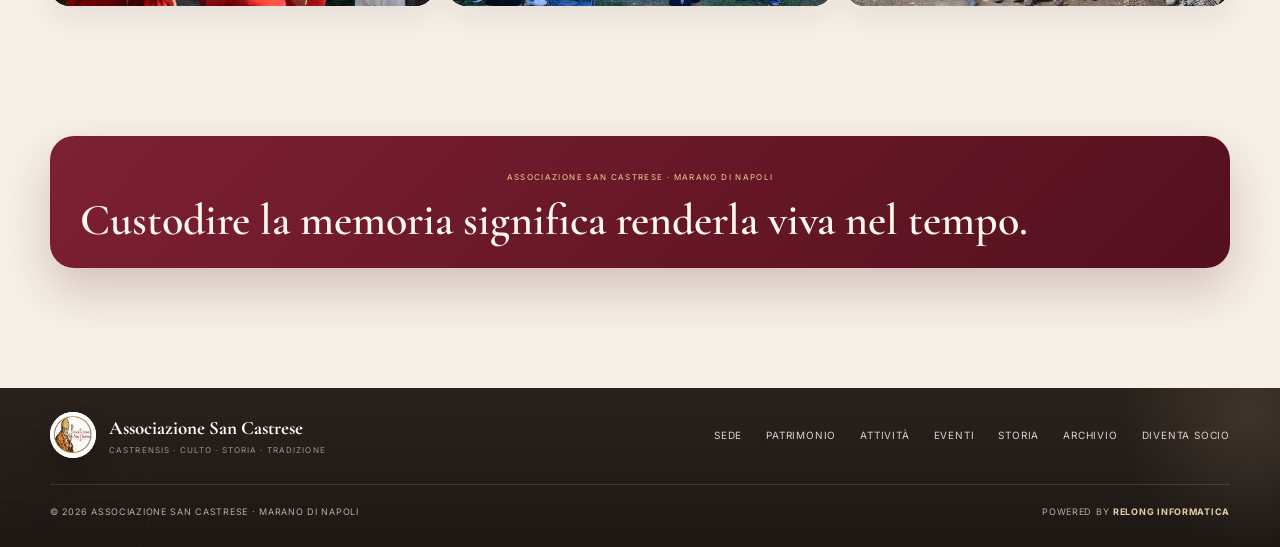
<file: via-castrensis-2026.html>
<!doctype html>
<html lang="it">
<head>
  <meta charset="utf-8" />
  <meta name="viewport" content="width=device-width, initial-scale=1" />
  <meta name="theme-color" content="#731c2b" />
  <meta name="description" content="Via Castrensis 2026 dell'Associazione San Castrese di Marano di Napoli: immagini e memoria del percorso dedicato al Santo Patrono." />
  <meta property="og:title" content="Via Castrensis 2026 | Associazione San Castrese" />
  <meta property="og:description" content="Le immagini della Via Castrensis 2026 a Marano di Napoli." />
  <meta property="og:type" content="article" />
  <meta property="og:url" content="https://associazionesancastresemarano.it/via-castrensis-2026.html" />
  <meta property="og:image" content="https://associazionesancastresemarano.it/assets/events/via-castrensis-2026/via-castrensis-03.jpg" />
  <title>Via Castrensis 2026 | Associazione San Castrese</title>
  <link rel="icon" type="image/png" sizes="512x512" href="assets/favicon-san-castrese-3d.png?v=6.1.0" />
  <link rel="preconnect" href="https://fonts.googleapis.com">
  <link rel="preconnect" href="https://fonts.gstatic.com" crossorigin>
  <link href="https://fonts.googleapis.com/css2?family=Cormorant+Garamond:wght@500;600;700&family=Inter:wght@400;500;600;700&display=swap" rel="stylesheet">
  <link rel="stylesheet" href="styles.css?v=6.1.0" />

  <style>
    .event-detail-hero{padding:84px 0 26px;background:linear-gradient(180deg,#efe2cf 0%,#f7f1e8 100%)}
    .event-detail-grid{display:grid;grid-template-columns:minmax(0,.95fr) minmax(0,1.05fr);gap:34px;align-items:center}
    .event-detail-cover{margin:0;overflow:hidden;border-radius:28px;min-height:470px;box-shadow:0 24px 60px rgba(50,26,20,.14);background:#3b141c}
    .event-detail-cover img{width:100%;height:100%;min-height:470px;object-fit:cover;display:block}
    .event-detail-copy .eyebrow{margin-bottom:18px}
    .event-detail-copy h1{font:600 clamp(52px,6vw,78px)/.9 var(--serif);margin:0;color:var(--ink)}
    .event-detail-copy h1 em{display:block;color:var(--wine);font-weight:600}
    .event-detail-copy>p{color:var(--muted);font-size:14px;line-height:1.8;margin:20px 0}
    .event-meta{display:flex;flex-wrap:wrap;gap:9px;margin-top:18px}
    .event-meta span{padding:8px 12px;border-radius:999px;border:1px solid rgba(115,28,43,.18);background:rgba(255,255,255,.55);font-size:9px;text-transform:uppercase;letter-spacing:.11em;color:var(--wine);font-weight:800}
    .event-story{max-width:900px;margin:0 auto;text-align:center}
    .event-story h2{font:600 clamp(38px,4.2vw,56px)/.95 var(--serif);margin:0 0 18px;color:var(--ink)}
    .event-story h2 em{color:var(--wine);font-weight:600}
    .event-story p{color:var(--muted);font-size:14px;line-height:1.85;margin:0 auto;max-width:780px}
    .via-gallery{display:grid;grid-template-columns:repeat(12,1fr);grid-auto-rows:210px;gap:12px;margin-top:34px}
    .via-gallery button{border:0;padding:0;margin:0;overflow:hidden;border-radius:20px;background:#2e1017;cursor:pointer;position:relative;box-shadow:0 12px 32px rgba(50,27,20,.08)}
    .via-gallery button:nth-child(1){grid-column:span 7;grid-row:span 2}
    .via-gallery button:nth-child(2){grid-column:span 5;grid-row:span 2}
    .via-gallery button:nth-child(3){grid-column:span 4}
    .via-gallery button:nth-child(4){grid-column:span 4}
    .via-gallery button:nth-child(5){grid-column:span 4}
    .via-gallery img{width:100%;height:100%;object-fit:cover;display:block;transition:transform .35s ease,filter .35s ease}
    .via-gallery button:hover img{transform:scale(1.025);filter:brightness(.92)}
    .via-gallery button::after{content:"Apri";position:absolute;right:12px;bottom:12px;padding:6px 9px;border-radius:999px;background:rgba(55,12,24,.8);color:white;font-size:8px;letter-spacing:.12em;text-transform:uppercase;opacity:0;transition:.25s}
    .via-gallery button:hover::after{opacity:1}
    .event-closing{padding:26px 30px;border-radius:24px;background:linear-gradient(135deg,#7d2033,#53101e);color:#fff9ef;text-align:center;box-shadow:0 22px 48px rgba(102,24,40,.22)}
    .event-closing small{font-size:8px;text-transform:uppercase;letter-spacing:.17em;color:#efcf91}
    .event-closing p{font:600 clamp(28px,3.6vw,44px)/1 var(--serif);margin:10px 0 0}
    .via-modal{border:0;padding:0;background:transparent;max-width:min(94vw,1200px);width:100%;overflow:visible}
    .via-modal::backdrop{background:rgba(17,7,10,.9);backdrop-filter:blur(8px)}
    .via-modal-wrap{position:relative}
    .via-modal img{display:block;max-width:94vw;max-height:86vh;width:auto;height:auto;margin:auto;border-radius:14px;box-shadow:0 26px 80px rgba(0,0,0,.48)}
    .via-modal-close{position:absolute;right:8px;top:8px;width:42px;height:42px;border-radius:50%;border:1px solid rgba(255,255,255,.3);background:rgba(30,9,15,.82);color:white;font-size:27px;cursor:pointer}
    @media(max-width:800px){.event-detail-grid{grid-template-columns:1fr}.event-detail-cover{min-height:300px;max-height:390px}.event-detail-cover img{min-height:300px}.event-detail-copy h1{font-size:54px}.via-gallery{grid-template-columns:1fr 1fr;grid-auto-rows:185px}.via-gallery button:nth-child(n){grid-column:span 1;grid-row:span 1}.via-gallery button:nth-child(1){grid-column:span 2;grid-row:span 2}}
    @media(max-width:520px){.event-detail-hero{padding-top:68px}.event-detail-cover{border-radius:20px}.event-detail-copy h1{font-size:46px}.via-gallery{grid-template-columns:1fr;grid-auto-rows:230px}.via-gallery button:nth-child(n){grid-column:1;grid-row:auto;border-radius:16px}.via-gallery button:nth-child(1){grid-column:1;grid-row:auto}.event-story{text-align:left}}
  </style>
</head>
<body>

  <a class="skip-link" href="#contenuto">Vai al contenuto</a>
  <header class="site-header" id="top">
    <div class="nav-shell">
      <a class="brand" href="home.html" aria-label="Associazione San Castrese, torna alla home">
        <span class="brand-mark" aria-hidden="true"><img src="assets/logo-san-castrese-3d.png?v=6.1.0" alt="" /></span>
        <span class="brand-copy"><strong>Associazione San Castrese</strong><small>Marano di Napoli</small></span>
      </a>
      <button class="menu-toggle" type="button" aria-expanded="false" aria-controls="main-nav" aria-label="Apri menu"><span></span><span></span></button>
      <nav class="main-nav" id="main-nav" aria-label="Navigazione principale">
        <a href="sede.html">La sede</a>
        <a href="patrimonio.html">Patrimonio</a>
        <a href="attivita.html">Attività</a>
        <a href="eventi.html" aria-current="page">Eventi</a>
        <a href="storia.html">Storia</a>
        <a href="archivio.html">Archivio</a>
        <a href="partecipa.html" class="nav-cta">Diventa socio</a>
      </nav>
    </div>
  </header>
  <main id="contenuto">
    <section class="event-detail-hero">
      <div class="container event-detail-grid">
        <figure class="event-detail-cover reveal"><img src="assets/events/via-castrensis-2026/via-castrensis-03.jpg" alt="La statua di San Castrese durante la Via Castrensis 2026"></figure>
        <div class="event-detail-copy reveal reveal-delay">
          <a class="page-back" href="eventi.html">← Tutti gli eventi</a>
          <span class="eyebrow antique"><i></i>Via Castrensis · 2026</span>
          <h1>Un cammino di fede.<em>Una memoria condivisa.</em></h1>
          <p>La Via Castrensis 2026 racconta il legame tra San Castrese, l'Associazione e il territorio attraverso un percorso a tappe vissuto insieme dalla comunità.</p>
          <div class="event-meta"><span>Marano di Napoli</span><span>Edizione 2026</span><span>Via Castrensis</span></div>
        </div>
      </div>
    </section>

    <section class="section">
      <div class="container">
        <div class="event-story reveal">
          <span class="eyebrow"><i></i>Memoria Castrensis</span>
          <h2>San Castrese lungo il territorio.<br><em>Persone, preghiera, partecipazione.</em></h2>
          <p>La statua del Santo ha accompagnato i partecipanti lungo le diverse stazioni del percorso. Le fotografie conservano i volti, i gesti e i momenti di raccoglimento di questa edizione, entrando a far parte dell'archivio vivo dell'Associazione.</p>
        </div>
        <div class="via-gallery" aria-label="Galleria fotografica Via Castrensis 2026">
          <button type="button" data-full="assets/events/via-castrensis-2026/via-castrensis-01.jpg" aria-label="Apri fotografia 1"><img src="assets/events/via-castrensis-2026/via-castrensis-01.jpg" alt="Partecipanti riuniti durante la Via Castrensis 2026" loading="lazy"></button>
          <button type="button" data-full="assets/events/via-castrensis-2026/via-castrensis-02.jpg" aria-label="Apri fotografia 2"><img src="assets/events/via-castrensis-2026/via-castrensis-02.jpg" alt="San Castrese lungo il percorso della Via Castrensis 2026" loading="lazy"></button>
          <button type="button" data-full="assets/events/via-castrensis-2026/via-castrensis-03.jpg" aria-label="Apri fotografia 3"><img src="assets/events/via-castrensis-2026/via-castrensis-03.jpg" alt="Una stazione della Via Castrensis 2026" loading="lazy"></button>
          <button type="button" data-full="assets/events/via-castrensis-2026/via-castrensis-04.jpg" aria-label="Apri fotografia 4"><img src="assets/events/via-castrensis-2026/via-castrensis-04.jpg" alt="La comunità durante la Via Castrensis 2026" loading="lazy"></button>
          <button type="button" data-full="assets/events/via-castrensis-2026/via-castrensis-05.jpg" aria-label="Apri fotografia 5"><img src="assets/events/via-castrensis-2026/via-castrensis-05.jpg" alt="Foto di gruppo della Via Castrensis 2026" loading="lazy"></button>
        </div>
      </div>
    </section>

    <section class="section" style="padding-top:10px">
      <div class="container">
        <div class="event-closing reveal">
          <small>Associazione San Castrese · Marano di Napoli</small>
          <p>Custodire la memoria significa renderla viva nel tempo.</p>
        </div>
      </div>
    </section>
  </main>

  <nav class="mobile-cta" aria-label="Azioni rapide">
    <a href="https://www.google.com/maps/dir/?api=1&amp;destination=Via%20Casalanno%201%2C%2080016%20Marano%20di%20Napoli%20NA" rel="noopener" target="_blank"><span>⌖</span>Portami in Associazione</a>
    <a href="partecipa.html"><span>+</span>Diventa socio</a>
  </nav>
  <footer class="site-footer">
    <div class="container footer-top">
      <div class="footer-brand">
        <span class="brand-mark small" aria-hidden="true"><img src="assets/logo-san-castrese-3d.png?v=6.1.0" alt="" /></span>
        <div><strong>Associazione San Castrese</strong><small>Castrensis · Culto · Storia · Tradizione</small></div>
      </div>
      <nav aria-label="Link footer">
        <a href="sede.html">Sede</a><a href="patrimonio.html">Patrimonio</a><a href="attivita.html">Attività</a><a href="eventi.html">Eventi</a><a href="storia.html">Storia</a><a href="archivio.html">Archivio</a><a href="partecipa.html">Diventa socio</a>
      </nav>
    </div>
    <div class="container footer-bottom">
      <p>© <span id="year"></span> Associazione San Castrese · Marano di Napoli</p>
      <p class="powered-by">Powered by <a href="https://www.relonginformatica.com/" target="_blank" rel="noopener noreferrer">ReLong Informatica</a></p>
    </div>
  </footer>
  <dialog class="via-modal" id="via-modal" aria-label="Fotografia Via Castrensis 2026"><div class="via-modal-wrap"><button class="via-modal-close" type="button" aria-label="Chiudi">×</button><img id="via-modal-image" alt=""></div></dialog>
  <script src="script-597.js?v=6.1.0"></script>
  <script>
    (()=>{
      const modal=document.getElementById('via-modal');
      const image=document.getElementById('via-modal-image');
      document.querySelectorAll('.via-gallery button[data-full]').forEach(btn=>btn.addEventListener('click',()=>{
        image.src=btn.dataset.full; image.alt=btn.querySelector('img')?.alt||'Via Castrensis 2026';
        if(typeof modal.showModal==='function') modal.showModal();
      }));
      modal.querySelector('.via-modal-close')?.addEventListener('click',()=>modal.close());
      modal.addEventListener('click',e=>{if(e.target===modal) modal.close();});
    })();
  </script>
</body>
</html>
</file>
<file: styles-610.css>
:root{
  --wine:#731c2b;
  --wine-2:#8d2639;
  --wine-dark:#4b101b;
  --gold:#c2a067;
  --gold-light:#e1c99f;
  --cream:#f7f1e7;
  --cream-2:#eee3d2;
  --ink:#211b18;
  --muted:#756d67;
  --line:rgba(33,27,24,.14);
  --white:#fffdf9;
  --shadow:0 24px 70px rgba(32,17,16,.16);
  --serif:"Cormorant Garamond", Georgia, serif;
  --sans:"Inter", system-ui, sans-serif;
}
*{box-sizing:border-box}
html{scroll-behavior:smooth}
body{margin:0;font-family:var(--sans);background:var(--cream);color:var(--ink);line-height:1.6;overflow-x:hidden}
body::before{content:"";position:fixed;inset:0;pointer-events:none;z-index:9999;opacity:.045;background-image:url("data:image/svg+xml,%3Csvg viewBox='0 0 200 200' xmlns='http://www.w3.org/2000/svg'%3E%3Cfilter id='n'%3E%3CfeTurbulence type='fractalNoise' baseFrequency='.9' numOctaves='4' stitchTiles='stitch'/%3E%3C/filter%3E%3Crect width='100%25' height='100%25' filter='url(%23n)' opacity='.6'/%3E%3C/svg%3E")}
a{color:inherit;text-decoration:none}
button{font:inherit}
img{max-width:100%;display:block}
.container{width:min(1180px,calc(100% - 48px));margin-inline:auto}
.skip-link{position:fixed;top:10px;left:10px;transform:translateY(-140%);background:#fff;padding:10px 14px;z-index:10000;border-radius:8px}.skip-link:focus{transform:none}
.site-header{position:fixed;top:0;left:0;right:0;z-index:1000;transition:.35s ease;border-bottom:1px solid transparent;background:rgba(247,241,231,.78);backdrop-filter:blur(14px)}
.site-header.scrolled{background:rgba(247,241,231,.9);backdrop-filter:blur(18px);border-color:rgba(33,27,24,.09)}
.nav-shell{height:94px;width:min(1280px,calc(100% - 48px));margin:auto;display:flex;align-items:center;justify-content:space-between}
.brand{display:flex;align-items:center;gap:14px;z-index:2}
.brand-mark{width:52px;height:52px;border:1px solid rgba(194,160,103,.9);border-radius:50%;display:block;position:relative;color:var(--wine);background:#fff;box-shadow:0 10px 26px rgba(60,34,22,.08);overflow:hidden;flex:0 0 52px}
.brand-mark::before,.brand-mark::after{display:none}
.brand-mark img{width:100%;height:100%;display:block;object-fit:cover;object-position:center 32%}
.brand-mark span{display:none}
.brand-copy{display:flex;flex-direction:column;line-height:1.1}.brand-copy strong{font-family:var(--serif);font-size:20px}.brand-copy small{font-size:10px;text-transform:uppercase;letter-spacing:.18em;color:var(--muted);margin-top:5px}
.main-nav{display:flex;align-items:center;gap:30px;font-size:13px;font-weight:600}
.main-nav a{position:relative}.main-nav a:not(.nav-cta)::after{content:"";position:absolute;left:0;bottom:-6px;width:0;height:1px;background:var(--wine);transition:.25s}.main-nav a:hover::after{width:100%}
.nav-cta{border:1px solid rgba(115,28,43,.28);padding:11px 18px;border-radius:999px;color:var(--wine)}
.menu-toggle{display:none;border:0;background:transparent;width:44px;height:44px;position:relative;z-index:3}.menu-toggle span{position:absolute;width:24px;height:1.5px;background:var(--ink);left:10px;transition:.3s}.menu-toggle span:first-child{top:17px}.menu-toggle span:last-child{top:25px}.menu-toggle[aria-expanded="true"] span:first-child{transform:rotate(45deg);top:21px}.menu-toggle[aria-expanded="true"] span:last-child{transform:rotate(-45deg);top:21px}
.hero{min-height:100svh;position:relative;display:flex;align-items:center;padding:135px 0 82px;background:
  linear-gradient(90deg,rgba(247,241,231,.99) 0%,rgba(247,241,231,.97) 34%,rgba(247,241,231,.82) 48%,rgba(247,241,231,.30) 67%,rgba(34,20,20,.10) 100%),
  url("assets/sfondo-san-castrese.jpg") 90% 43%/auto 118% no-repeat,
  #e8ded2;overflow:hidden}
.hero::after{content:"";position:absolute;right:-12vw;top:-22vh;width:62vw;height:145vh;border:1px solid rgba(115,28,43,.08);border-radius:50%;transform:rotate(17deg)}
.hero-orb{position:absolute;border-radius:50%;filter:blur(1px)}.hero-orb-a{width:390px;height:390px;background:rgba(194,160,103,.12);left:-150px;top:8%}.hero-orb-b{width:280px;height:280px;background:rgba(115,28,43,.07);right:30%;bottom:-80px}
.hero-grid{display:block;position:relative;z-index:2}.hero-copy{max-width:720px}
.eyebrow{display:inline-flex;align-items:center;gap:10px;font-size:11px;font-weight:700;letter-spacing:.18em;text-transform:uppercase;color:var(--wine);margin-bottom:20px}.eyebrow i{width:26px;height:1px;background:var(--gold)}.eyebrow.dark{color:var(--ink)}.eyebrow.light{color:var(--gold-light)}
h1,h2,h3,p{margin-top:0}h1,h2,h3{font-family:var(--serif);font-weight:600;line-height:.98}
h1{font-size:clamp(56px,6vw,92px);letter-spacing:-.045em;margin-bottom:26px;max-width:850px}h1 em,h2 em{font-weight:500;color:var(--wine);font-style:italic}
.hero-copy>p{font-size:17px;max-width:650px;color:#5f554e;margin-bottom:32px;line-height:1.75}
.hero-actions{display:flex;gap:12px;flex-wrap:wrap}.btn{display:inline-flex;align-items:center;justify-content:center;gap:12px;min-height:50px;padding:0 22px;border-radius:4px;font-size:13px;font-weight:700;transition:.25s ease;border:1px solid transparent}.btn:hover{transform:translateY(-2px)}.btn-primary{background:var(--wine);color:white;box-shadow:0 14px 35px rgba(115,28,43,.22)}.btn-ghost{border-color:rgba(33,27,24,.2);background:rgba(255,255,255,.24)}.btn-outline{border-color:var(--wine);color:var(--wine);margin-top:30px}.btn-gold{background:var(--gold);color:#24170d}.btn-light{border-color:rgba(255,255,255,.35);color:#fff}
.hero-facts{display:grid;grid-template-columns:repeat(3,1fr);gap:14px;margin-top:48px;padding-top:24px;border-top:1px solid rgba(33,27,24,.12);max-width:690px}.hero-facts div{display:flex;flex-direction:column}.hero-facts strong{font-family:var(--serif);font-size:20px}.hero-facts span{font-size:10px;text-transform:uppercase;letter-spacing:.12em;color:var(--muted);margin-top:2px}
.hero-visual{position:relative;min-height:620px}.hero-frame{position:absolute;inset:0 0 0 55px;border-radius:240px 240px 22px 22px;overflow:hidden;box-shadow:var(--shadow);background:#cbb8a5}.hero-photo{position:absolute;inset:0;background-size:cover;background-position:center 36%;transform:scale(1.02);transition:1.2s ease}.hero-frame:hover .hero-photo{transform:scale(1.06)}.hero-photo-overlay{position:absolute;inset:0;background:linear-gradient(to bottom,rgba(24,9,11,.02) 40%,rgba(24,9,11,.78) 100%)}.hero-caption{position:absolute;left:38px;right:38px;bottom:32px;color:#fff;display:flex;flex-direction:column}.caption-kicker{font-size:10px;text-transform:uppercase;letter-spacing:.18em;color:#ead6b4}.hero-caption strong{font-family:var(--serif);font-size:38px;line-height:1}.hero-caption small{font-size:9px;opacity:.68;margin-top:8px}.floating-seal{position:absolute;left:0;top:46%;width:124px;height:124px;border-radius:50%;background:var(--wine);color:#fff;display:grid;place-items:center;align-content:center;border:1px solid rgba(255,255,255,.28);box-shadow:0 16px 38px rgba(66,20,26,.3)}.floating-seal::before{content:"";position:absolute;inset:8px;border:1px solid rgba(194,160,103,.5);border-radius:50%}.floating-seal strong{font-family:var(--serif);font-size:34px;line-height:1}.floating-seal span{font-size:7px;letter-spacing:.22em;color:var(--gold-light)}
.scroll-cue{position:absolute;bottom:24px;left:50%;transform:translateX(-50%);display:flex;gap:8px;align-items:center;font-size:9px;text-transform:uppercase;letter-spacing:.2em;color:var(--muted);z-index:4}.scroll-cue span{width:1px;height:28px;background:var(--gold);display:block}
.manifesto{padding:100px 0;background:var(--wine);color:#fff}.manifesto-grid{display:grid;grid-template-columns:70px 1fr .6fr;gap:48px;align-items:start}.section-number{font-family:var(--serif);font-size:22px;color:var(--gold)}.manifesto h2,.section-head h2,.association h2,.feature-copy h2,.territory h2,.contact h2,.archive-top h2{font-size:clamp(44px,5vw,70px);letter-spacing:-.035em;margin-bottom:20px}.manifesto h2 em{color:var(--gold-light)}.manifesto .lead{font-size:20px;max-width:700px;color:#f1e6dc}.manifesto-note{border-left:1px solid rgba(255,255,255,.18);padding-left:34px;margin-top:44px;color:#dfcfd0}.manifesto-note p{font-size:14px}.text-link{font-size:12px;text-transform:uppercase;letter-spacing:.11em;color:var(--gold-light);display:inline-flex;gap:10px;align-items:center;margin-top:14px}
.section{padding:120px 0}.section-head{display:grid;grid-template-columns:1fr .45fr;gap:70px;align-items:end;margin-bottom:68px}.section-head>p{color:var(--muted);font-size:14px;line-height:1.8;margin-bottom:9px}.section-head.light h2{color:#fff}.section-head.light h2 em{color:var(--gold-light)}.section-head.light>p{color:#d6c6c5}
.story{background:#211a17;color:#fff}.story .section-head h2 em{color:var(--gold-light)}.story .section-head>p{color:#bdb4af}.story .eyebrow{color:var(--gold-light)}
.timeline{position:relative;margin-top:36px}.timeline::before{content:"";position:absolute;left:178px;top:8px;bottom:8px;width:1px;background:rgba(194,160,103,.26)}.timeline-item{display:grid;grid-template-columns:145px 65px 1fr;align-items:start;min-height:170px}.timeline-year{font-family:var(--serif);font-size:24px;color:var(--gold-light);text-align:right;padding-top:13px}.timeline-dot{width:11px;height:11px;border-radius:50%;background:var(--gold);margin:21px auto 0;position:relative;box-shadow:0 0 0 8px #211a17}.timeline-card{padding:8px 0 42px 20px;max-width:720px}.timeline-tag{font-size:9px;letter-spacing:.18em;text-transform:uppercase;color:var(--gold);font-weight:700}.timeline-card h3{font-size:34px;margin:6px 0 10px}.timeline-card p{color:#aaa09a;font-size:14px;max-width:650px}.timeline-item.featured .timeline-card{padding:22px 28px 28px;background:rgba(115,28,43,.35);border:1px solid rgba(194,160,103,.25);border-radius:4px}.timeline-item.featured .timeline-dot{background:#fff}.timeline-item.featured .timeline-year{color:#fff}
.association{background:var(--cream)}.association-grid{display:grid;grid-template-columns:.9fr 1.1fr;gap:95px;align-items:center}.photo-stack{position:relative;min-height:650px}.photo-card{margin:0;background:#ddd;box-shadow:var(--shadow);position:absolute;overflow:hidden}.photo-card-main{inset:10px 72px 68px 0}.photo-card img{width:100%;height:100%;object-fit:cover}.photo-card figcaption{position:absolute;left:22px;bottom:22px;z-index:3;max-width:calc(100% - 210px);background:rgba(34,24,20,.72);color:white;padding:8px 11px;font-size:9px;letter-spacing:.12em;text-transform:uppercase;backdrop-filter:blur(8px)}.img-fallback{display:block;width:100%;height:100%;background:linear-gradient(145deg,#8c6c5c,#4c242c)}.quote-card{position:absolute;right:-12px;bottom:-28px;z-index:2;width:260px;background:var(--wine);color:#fff;padding:26px 24px 24px;box-shadow:0 18px 42px rgba(50,12,20,.25)}.quote-card>span{font-family:var(--serif);font-size:56px;line-height:.7;color:var(--gold)}.quote-card p{font-family:var(--serif);font-size:20px;line-height:1.2;margin:4px 0 0}.association-copy>.lead{font-size:19px;color:#4d443f}.association-copy>p:not(.lead){color:var(--muted);font-size:14px}.values-grid{display:grid;grid-template-columns:1fr 1fr;border-top:1px solid var(--line);border-left:1px solid var(--line);margin-top:34px}.values-grid>div{padding:20px;border-right:1px solid var(--line);border-bottom:1px solid var(--line);display:grid;grid-template-columns:32px 1fr}.values-grid span{font-size:9px;color:var(--gold);font-weight:700;grid-row:1/3}.values-grid strong{font-family:var(--serif);font-size:22px;line-height:1}.values-grid small{font-size:11px;color:var(--muted);margin-top:6px}
.traditions{background:var(--wine-dark);color:#fff}.tradition-cards{display:grid;grid-template-columns:1fr 1fr;gap:18px}.tradition-card{display:grid;grid-template-columns:112px 1fr;gap:30px;padding:38px;border:1px solid rgba(255,255,255,.14);background:rgba(255,255,255,.035);transition:.3s}.tradition-card:hover{transform:translateY(-4px);background:rgba(255,255,255,.06);border-color:rgba(194,160,103,.42)}.date-badge{width:96px;height:108px;border:1px solid rgba(194,160,103,.6);display:flex;flex-direction:column;align-items:center;justify-content:center;color:var(--gold-light)}.date-badge strong{font-family:var(--serif);font-size:44px;line-height:.8}.date-badge span{font-size:9px;letter-spacing:.2em;margin-top:10px}.card-kicker{font-size:9px;letter-spacing:.17em;text-transform:uppercase;color:var(--gold)}.tradition-card h3{font-size:32px;margin:6px 0 12px}.tradition-card p{font-size:13px;color:#cdbfc0}.tradition-card a{font-size:10px;text-transform:uppercase;letter-spacing:.13em;color:var(--gold-light)}.tradition-strip{display:grid;grid-template-columns:repeat(4,1fr);margin-top:60px;border-top:1px solid rgba(255,255,255,.15);border-bottom:1px solid rgba(255,255,255,.15)}.tradition-strip>div{display:grid;grid-template-columns:35px 1fr;gap:12px;padding:24px 18px;border-right:1px solid rgba(255,255,255,.12)}.tradition-strip>div:last-child{border-right:0}.tradition-strip span{font-family:var(--serif);color:var(--gold);font-size:19px}.tradition-strip p{font-size:11px;text-transform:uppercase;letter-spacing:.08em;margin:0;color:#d9cbcb}
.archive{background:#f8f3eb}.archive-top{display:grid;grid-template-columns:1fr .75fr;gap:90px;align-items:end;margin-bottom:52px}.archive-intro p{font-size:14px;color:var(--muted)}.filter-pills{display:flex;flex-wrap:wrap;gap:8px;margin-top:22px}.filter-pills button{border:1px solid var(--line);background:transparent;border-radius:999px;padding:8px 13px;font-size:10px;font-weight:700;text-transform:uppercase;letter-spacing:.08em;cursor:pointer}.filter-pills button.active{background:var(--wine);color:#fff;border-color:var(--wine)}
.gallery-grid{display:grid;grid-template-columns:repeat(12,1fr);grid-auto-rows:220px;gap:12px}.gallery-item{position:relative;overflow:hidden;border:0;padding:0;background:#cbb8a5;cursor:pointer;text-align:left;color:#fff}.gallery-item:nth-child(1){grid-column:span 7;grid-row:span 2}.gallery-item:nth-child(2){grid-column:span 5}.gallery-item:nth-child(3){grid-column:span 5}.gallery-item:nth-child(4){grid-column:span 5}.gallery-item:nth-child(5){grid-column:span 7}.gallery-image{position:absolute;inset:0;background-size:cover;background-position:center;transition:.45s}.gallery-item:hover .gallery-image{transform:scale(1.04)}.gallery-overlay{position:absolute;inset:0;padding:24px;display:flex;flex-direction:column;justify-content:flex-end;background:linear-gradient(to top,rgba(29,14,16,.8),rgba(29,14,16,0) 65%)}.gallery-overlay small{font-size:9px;text-transform:uppercase;letter-spacing:.14em;color:var(--gold-light)}.gallery-overlay strong{font-family:var(--serif);font-size:25px;max-width:360px}.gallery-overlay i{position:absolute;right:20px;bottom:20px;width:34px;height:34px;border:1px solid rgba(255,255,255,.5);border-radius:50%;font-style:normal;display:grid;place-items:center;font-size:18px}.text-tile{padding:28px!important;background:var(--wine)!important;display:flex;flex-direction:column;justify-content:center}.text-tile .archive-count{font-family:var(--serif);font-size:30px;color:var(--gold-light)}.text-tile strong{font-family:var(--serif);font-size:25px;line-height:1.05;margin:7px 0}.text-tile p{font-size:12px;color:#dbc9cb}.text-tile a{font-size:9px;text-transform:uppercase;letter-spacing:.11em;color:var(--gold-light)}.source-note{display:flex;gap:12px;align-items:flex-start;margin-top:22px;padding:14px 16px;border:1px solid var(--line);background:rgba(255,255,255,.45)}.source-note span{color:var(--gold)}.source-note p{font-size:10px;color:var(--muted);margin:1px 0 0}
.feature-story{background:linear-gradient(115deg,#291518 0%,#4b101b 62%,#6f1c2a 100%);color:white;position:relative;overflow:hidden}.feature-story::after{content:"848";position:absolute;right:-20px;bottom:-105px;font-family:var(--serif);font-size:310px;line-height:1;color:rgba(255,255,255,.035)}.feature-grid{display:grid;grid-template-columns:.6fr 1.4fr;gap:110px;position:relative;z-index:2}.feature-meta{display:flex;flex-direction:column}.feature-number{font-family:var(--serif);font-size:150px;line-height:.75;color:var(--gold-light);letter-spacing:-.07em;margin-top:42px}.feature-meta small{font-family:var(--serif);font-size:28px;color:var(--gold);font-style:italic}.feature-copy h2 em{color:var(--gold-light)}.feature-copy>p{max-width:650px;color:#d8cacc}.feature-copy blockquote{margin:34px 0;padding:24px 0 24px 28px;border-left:1px solid var(--gold);font-family:var(--serif);font-size:28px;line-height:1.2;color:#f0dfcf;max-width:640px}
.events{background:var(--cream)}.event-list{border-top:1px solid var(--line)}.event-row{display:grid;grid-template-columns:120px 1fr 50px;gap:30px;align-items:center;padding:28px 10px;border-bottom:1px solid var(--line);transition:.25s}.event-row:hover{background:rgba(255,255,255,.45);padding-left:22px}.event-date{display:flex;flex-direction:column;align-items:center;border-right:1px solid var(--line)}.event-date strong{font-family:var(--serif);font-size:36px;line-height:1;color:var(--wine)}.event-date span{font-size:8px;letter-spacing:.15em;color:var(--muted);margin-top:5px}.event-copy small{font-size:9px;text-transform:uppercase;letter-spacing:.13em;color:var(--gold)}.event-copy h3{font-size:27px;margin:3px 0 4px}.event-copy p{font-size:12px;color:var(--muted);margin:0}.event-row>a{width:40px;height:40px;border:1px solid var(--line);border-radius:50%;display:grid;place-items:center}.event-row.highlight{background:rgba(115,28,43,.045)}
.territory{background:#efe4d5}.territory-grid{display:grid;grid-template-columns:.9fr 1.1fr;gap:80px;align-items:center}.territory-copy>p{font-size:14px;color:var(--muted);max-width:520px}.place-list{margin-top:34px;border-top:1px solid var(--line)}.place-list button{width:100%;border:0;border-bottom:1px solid var(--line);background:transparent;text-align:left;padding:15px 2px;font-size:13px;font-weight:700;display:flex;justify-content:space-between;cursor:pointer;color:var(--ink)}.place-list button span{font-size:9px;text-transform:uppercase;letter-spacing:.12em;color:var(--muted);font-weight:500}.place-list button.active{color:var(--wine)}.map-art{position:relative;background:#e6d8c6;min-height:570px;border-radius:50% 50% 10px 10px;overflow:hidden;display:grid;place-items:center}.map-art svg{width:92%;height:auto}.coast{fill:rgba(255,253,249,.55);stroke:#c6b196;stroke-width:1.4}.map-line{fill:none;stroke:var(--gold);stroke-width:1.5;stroke-dasharray:5 7}.pin circle:first-child{fill:#e5d4be;stroke:var(--wine);stroke-width:1}.pin circle:nth-child(2){fill:var(--wine)}.pin text{text-anchor:middle;font-family:var(--sans);font-size:9px;font-weight:700;letter-spacing:1.1px;fill:#55463e}.pin-marano circle:first-child{fill:var(--wine);stroke:var(--wine)}.pin-marano circle:nth-child(2){fill:var(--gold-light)}.pin-marano text{fill:var(--wine);font-size:11px}.pin{transition:.25s;transform-box:fill-box;transform-origin:center}.pin.active{filter:drop-shadow(0 5px 10px rgba(115,28,43,.25))}.map-label{position:absolute;left:38px;bottom:35px;display:flex;flex-direction:column}.map-label span{font-size:9px;text-transform:uppercase;letter-spacing:.15em;color:var(--wine)}.map-label strong{font-family:var(--serif);font-size:25px}
.contact{background:var(--ink);color:white;padding-bottom:72px}.contact-shell{background:var(--wine);padding:66px;display:grid;grid-template-columns:1fr 360px;gap:75px;align-items:center;position:relative;overflow:hidden}.contact-shell::before{content:"";position:absolute;width:380px;height:380px;border:1px solid rgba(255,255,255,.09);border-radius:50%;left:-160px;bottom:-230px}.contact h2 em{color:var(--gold-light)}.contact-copy>p{max-width:640px;color:#dbcacc}.contact-actions{display:flex;gap:10px;flex-wrap:wrap;margin-top:28px}.contact-card{background:#fff;color:var(--ink);padding:34px;position:relative;min-height:280px}.contact-card-label{font-size:8px;text-transform:uppercase;letter-spacing:.17em;color:var(--gold);font-weight:700}.contact-card h3{font-size:31px;margin:6px 0 2px}.contact-card p{font-size:12px;color:var(--muted)}.contact-card hr{border:0;border-top:1px solid var(--line);margin:24px 0}.mini-seal{position:absolute;right:24px;bottom:18px;width:50px;height:50px;border:1px solid var(--gold);border-radius:50%;display:grid;place-items:center;font-family:var(--serif);font-size:18px;color:var(--wine)}
.site-footer{background:var(--ink);color:white;padding:24px 0 28px}.footer-top{display:flex;justify-content:space-between;align-items:center;padding-bottom:26px;border-bottom:1px solid rgba(255,255,255,.12)}.footer-brand{display:flex;align-items:center;gap:13px}.brand-mark.small{width:42px;height:42px;flex-basis:42px;background:#fff;color:#fff}.footer-brand>div{display:flex;flex-direction:column}.footer-brand strong{font-family:var(--serif);font-size:19px}.footer-brand small{font-size:8px;text-transform:uppercase;letter-spacing:.14em;color:#9f9490}.footer-top nav{display:flex;gap:24px;font-size:10px;text-transform:uppercase;letter-spacing:.08em;color:#c9c0bb}.footer-bottom{display:flex;justify-content:space-between;gap:20px;padding-top:20px;color:#877d78;font-size:9px;text-transform:uppercase;letter-spacing:.08em}.footer-bottom p{margin:0}
.lightbox{border:0;padding:0;width:min(900px,92vw);height:min(760px,88vh);background:#171210;color:white;box-shadow:0 30px 120px rgba(0,0,0,.55)}.lightbox::backdrop{background:rgba(15,8,8,.8);backdrop-filter:blur(8px)}.lightbox-close{position:absolute;z-index:3;right:14px;top:12px;width:42px;height:42px;border:1px solid rgba(255,255,255,.4);border-radius:50%;background:rgba(0,0,0,.2);color:white;font-size:26px;cursor:pointer}.lightbox-image{height:calc(100% - 95px);background-size:cover;background-position:center;background-color:#44302d}.lightbox-caption{height:95px;padding:18px 24px;display:grid;grid-template-columns:100px 1fr auto;align-items:center}.lightbox-caption small{font-size:10px;color:var(--gold)}.lightbox-caption strong{font-family:var(--serif);font-size:25px}.lightbox-caption span{font-size:9px;text-transform:uppercase;letter-spacing:.11em;color:#817873}
.reveal{opacity:0;transform:translateY(28px);transition:opacity .8s ease,transform .8s ease}.reveal.visible{opacity:1;transform:none}.reveal-delay{transition-delay:.12s}
@media(max-width:980px){
  .nav-shell{height:78px}.menu-toggle{display:block}.main-nav{position:fixed;inset:0;background:var(--cream);flex-direction:column;justify-content:center;font-family:var(--serif);font-size:34px;gap:18px;opacity:0;visibility:hidden;transform:translateY(-15px);transition:.3s}.main-nav.open{opacity:1;visibility:visible;transform:none}.nav-cta{font-family:var(--sans);font-size:13px;margin-top:12px}.hero{padding-top:110px;min-height:auto}.hero-grid,.association-grid,.territory-grid{grid-template-columns:1fr;gap:55px}.hero-visual{min-height:620px;max-width:620px;width:100%;margin:auto}.hero-frame{inset:0 28px 0 50px}.manifesto-grid{grid-template-columns:50px 1fr}.manifesto-note{grid-column:2}.section-head,.archive-top,.feature-grid,.contact-shell{grid-template-columns:1fr;gap:34px}.section-head>p{max-width:650px}.association-grid{gap:75px}.photo-stack{max-width:620px;width:100%;margin:auto}.tradition-cards{grid-template-columns:1fr}.gallery-grid{grid-template-columns:repeat(2,1fr);grid-auto-rows:270px}.gallery-item:nth-child(n){grid-column:auto;grid-row:auto}.gallery-item:nth-child(1){grid-column:span 2}.gallery-item:nth-child(5){grid-column:span 2}.feature-meta{flex-direction:row;align-items:flex-end;gap:12px}.feature-number{font-size:105px;margin-top:12px}.contact-shell{padding:48px}.contact-card{max-width:560px}.footer-top{align-items:flex-start}.footer-top nav{flex-wrap:wrap;justify-content:flex-end}}
@media(max-width:680px){
  .container,.nav-shell{width:min(100% - 28px,1180px)}.brand-copy strong{font-size:17px}.brand-copy small{font-size:8px}.brand-mark{width:44px;height:44px}.section{padding:82px 0}.hero{padding:100px 0 70px}.hero-grid{gap:42px}.hero-copy h1{font-size:50px}.hero-copy>p{font-size:15px}.hero-actions{display:grid;grid-template-columns:1fr}.hero-facts{gap:8px}.hero-facts strong{font-size:17px}.hero-facts span{font-size:8px}.hero-visual{min-height:480px}.hero-frame{inset:0 10px 0 28px;border-radius:170px 170px 15px 15px}.floating-seal{width:92px;height:92px;left:2px}.floating-seal strong{font-size:26px}.hero-caption{left:24px;right:24px;bottom:22px}.hero-caption strong{font-size:30px}.scroll-cue{display:none}.manifesto{padding:75px 0}.manifesto-grid{grid-template-columns:1fr;gap:18px}.section-number{display:none}.manifesto-note{grid-column:auto;margin-top:5px;padding-left:20px}.manifesto h2,.section-head h2,.association h2,.feature-copy h2,.territory h2,.contact h2,.archive-top h2{font-size:44px}.section-head{margin-bottom:42px}.timeline::before{left:9px}.timeline-item{grid-template-columns:25px 1fr;min-height:auto;padding-bottom:40px}.timeline-year{grid-column:2;text-align:left;padding:0 0 3px;font-size:19px}.timeline-dot{grid-column:1;grid-row:1/3;margin:8px 0 0 4px}.timeline-card{grid-column:2;padding:0 0 0 8px}.timeline-card h3{font-size:29px}.timeline-item.featured .timeline-card{padding:20px}.photo-stack{min-height:535px}.photo-card-main{right:36px}.quote-card{right:0;bottom:0;width:225px;padding:20px}.values-grid{grid-template-columns:1fr}.tradition-card{grid-template-columns:1fr;padding:25px}.date-badge{width:78px;height:86px}.date-badge strong{font-size:37px}.tradition-strip{grid-template-columns:1fr 1fr}.tradition-strip>div:nth-child(2){border-right:0}.gallery-grid{grid-template-columns:1fr;grid-auto-rows:260px}.gallery-item:nth-child(n){grid-column:auto}.archive-top{margin-bottom:35px}.feature-number{font-size:92px}.feature-copy blockquote{font-size:24px}.event-row{grid-template-columns:68px 1fr 38px;gap:14px;padding:22px 0}.event-date strong{font-size:27px}.event-copy h3{font-size:23px}.map-art{min-height:420px}.contact{padding-bottom:0}.contact-shell{width:100%;padding:54px 22px}.contact-actions{display:grid}.footer-top{flex-direction:column;gap:26px}.footer-top nav{justify-content:flex-start;gap:16px}.footer-bottom{flex-direction:column}.lightbox{height:72vh}.lightbox-image{height:calc(100% - 120px)}.lightbox-caption{height:120px;grid-template-columns:1fr}.lightbox-caption span{display:none}}
@media(prefers-reduced-motion:reduce){html{scroll-behavior:auto}.reveal{opacity:1;transform:none;transition:none}.hero-photo,.gallery-image,.btn,.tradition-card{transition:none}}


/* V1.1 — responsive hardening + permanent ReLong credit */
.powered-by a{color:var(--gold-light);font-weight:700;transition:opacity .2s ease}
.powered-by a:hover{opacity:.78}

@media(max-width:980px){
  .site-header{background:rgba(247,241,231,.92);backdrop-filter:blur(18px);border-bottom:1px solid rgba(33,27,24,.08)}
  .main-nav{z-index:1;padding:92px 28px 42px;overflow-y:auto;overscroll-behavior:contain}
  .main-nav a{width:min(420px,100%);text-align:center;padding:8px 12px}
  .main-nav .nav-cta{padding:13px 22px}
  .hero-grid,.association-grid,.territory-grid,.feature-grid,.contact-shell{min-width:0}
  .hero-copy,.association-copy,.territory-copy,.feature-copy,.contact-copy{min-width:0}
  .gallery-item,.tradition-card,.event-row{min-width:0}
}

@media(max-width:680px){
  html{scroll-padding-top:78px}
  body{font-size:15px}
  .nav-shell{height:72px}
  .brand{gap:10px;max-width:calc(100% - 54px)}
  .brand-copy{min-width:0}
  .brand-copy strong{font-size:15px;white-space:nowrap;overflow:hidden;text-overflow:ellipsis}
  .brand-copy small{letter-spacing:.12em}
  .brand-mark{flex:0 0 42px;width:42px;height:42px}
  .main-nav{font-size:32px;gap:12px;padding-top:88px}

  .hero{padding:92px 0 56px}
  .hero-copy h1{font-size:clamp(39px,12vw,50px);line-height:1.01;letter-spacing:-.035em}
  .hero-copy h1 br{display:none}
  .hero-copy>p{line-height:1.65;margin-bottom:26px}
  .hero-actions .btn{width:100%;min-height:52px}
  .hero-facts{grid-template-columns:1fr;gap:0;margin-top:34px;padding-top:0;border-top:0}
  .hero-facts div{padding:13px 0;border-top:1px solid rgba(33,27,24,.12)}
  .hero-facts strong{font-size:19px}
  .hero-facts span{font-size:9px;margin-top:1px}
  .hero-visual{min-height:430px}
  .hero-frame{inset:0 4px 0 22px;border-radius:150px 150px 14px 14px}
  .floating-seal{width:82px;height:82px;left:0;top:47%}
  .floating-seal strong{font-size:23px}
  .floating-seal span{font-size:6px}
  .hero-caption{left:20px;right:18px;bottom:18px}
  .hero-caption strong{font-size:28px}
  .hero-caption small{max-width:240px;line-height:1.35}

  .manifesto h2,.section-head h2,.association h2,.feature-copy h2,.territory h2,.contact h2,.archive-top h2{font-size:clamp(38px,11.5vw,44px);line-height:1.01}
  .manifesto h2 br,.section-head h2 br,.association h2 br,.feature-copy h2 br,.territory h2 br,.contact h2 br,.archive-top h2 br{display:none}
  .manifesto .lead,.association-copy>.lead{font-size:17px}

  .timeline-item{grid-template-columns:22px minmax(0,1fr)}
  .timeline::before{left:8px}
  .timeline-card{min-width:0;padding-left:10px}
  .timeline-card h3{font-size:27px;line-height:1.03}
  .timeline-card p{font-size:13px;line-height:1.65}
  .timeline-item.featured .timeline-card{padding:18px}

  .photo-stack{min-height:470px}
  .photo-card-main{inset:0 22px 58px 0}
  .quote-card{width:min(220px,72vw);right:0;bottom:0;padding:18px}
  .quote-card p{font-size:18px}
  .values-grid>div{padding:17px}

  .tradition-card{gap:20px;padding:22px}
  .tradition-card h3{font-size:29px;line-height:1.02}
  .tradition-strip{grid-template-columns:1fr}
  .tradition-strip>div{border-right:0!important}

  .filter-pills{display:flex;overflow-x:auto;gap:8px;padding:2px 0 8px;scrollbar-width:none;-webkit-overflow-scrolling:touch}
  .filter-pills::-webkit-scrollbar{display:none}
  .filter-pills button{flex:0 0 auto;min-height:42px;padding-inline:15px}
  .gallery-grid{gap:12px;grid-auto-rows:240px}
  .gallery-item{border-radius:2px}

  .event-row{grid-template-columns:58px minmax(0,1fr) 28px;gap:12px}
  .event-copy h3{font-size:21px;line-height:1.05}
  .event-copy p{font-size:12px}

  .map-art{min-height:360px;border-radius:42% 42% 10px 10px}
  .map-art svg{width:110%;max-width:none}
  .map-label{left:22px;bottom:20px}
  .place-list button{min-height:52px;align-items:center;gap:12px}
  .place-list button span{text-align:right;line-height:1.3}

  .contact-shell{padding:46px 18px}
  .contact-card{padding:26px 22px;min-height:250px}
  .contact-card h3{font-size:28px}
  .contact-actions .btn{width:100%;min-height:52px;padding:0 16px;text-align:center}

  .footer-top nav{display:grid;grid-template-columns:repeat(2,minmax(0,1fr));width:100%;gap:10px 18px}
  .footer-top nav a{padding:6px 0}
  .footer-bottom{gap:10px;align-items:flex-start;line-height:1.6}
  .powered-by{font-size:10px}

  .lightbox{width:94vw;height:78dvh;max-height:720px}
  .lightbox-close{width:46px;height:46px;right:10px;top:10px;background:rgba(0,0,0,.45)}
  .lightbox-image{height:calc(100% - 112px)}
  .lightbox-caption{height:112px;padding:16px 18px;align-content:center}
  .lightbox-caption strong{font-size:22px;line-height:1.05}
}

@media(max-width:390px){
  .container,.nav-shell{width:calc(100% - 22px)}
  .brand-copy strong{font-size:14px}
  .brand-copy small{font-size:7px}
  .hero{padding-top:86px}
  .hero-copy h1{font-size:38px}
  .hero-copy>p{font-size:14px}
  .hero-visual{min-height:385px}
  .hero-frame{inset:0 0 0 18px;border-radius:136px 136px 12px 12px}
  .floating-seal{width:74px;height:74px}
  .hero-caption strong{font-size:26px}
  .manifesto h2,.section-head h2,.association h2,.feature-copy h2,.territory h2,.contact h2,.archive-top h2{font-size:37px}
  .section{padding:70px 0}
  .photo-stack{min-height:420px}
  .quote-card{width:205px;bottom:0}
  .gallery-grid{grid-auto-rows:220px}
  .map-art{min-height:330px}
  .footer-brand strong{font-size:17px}
}

/* =========================
   V2 · Via Casalanno focus
   ========================= */
.hq{background:var(--cream-2);padding-top:110px}.hq-grid{display:grid;grid-template-columns:1.03fr .97fr;gap:78px;align-items:center}.hq-copy h2,.heritage h2,.activities h2,.join h2{font-size:clamp(44px,5vw,70px);letter-spacing:-.035em;margin-bottom:22px}.hq-copy .lead{font-size:19px;color:#4e4540;max-width:680px}.hq-points{margin-top:34px;border-top:1px solid var(--line)}.hq-points>div{display:grid;grid-template-columns:48px 1fr;column-gap:14px;padding:18px 0;border-bottom:1px solid var(--line)}.hq-points>div>span{grid-row:1/3;color:var(--gold);font-size:10px;font-weight:800;letter-spacing:.14em}.hq-points strong{font-family:var(--serif);font-size:23px;line-height:1}.hq-points p{font-size:12px;color:var(--muted);margin:7px 0 0}.hq-actions{display:flex;gap:12px;flex-wrap:wrap;margin-top:28px}.hq-actions .btn-outline{margin-top:0}.hq-visual{position:relative;min-height:590px;overflow:hidden;border-radius:240px 240px 18px 18px;background:#6c5147;box-shadow:var(--shadow)}.hq-photo{position:absolute;inset:0;background-size:cover;background-position:center;filter:saturate(.78) contrast(1.04);transform:scale(1.03)}.hq-photo-overlay{position:absolute;inset:0;background:linear-gradient(to bottom,rgba(28,14,13,.05) 35%,rgba(34,12,16,.88) 100%)}.hq-address{position:absolute;left:34px;bottom:34px;color:#fff;display:flex;flex-direction:column}.hq-address span{font-size:9px;letter-spacing:.18em;color:var(--gold-light);font-weight:700}.hq-address strong{font-family:var(--serif);font-size:43px;line-height:1}.hq-address small{font-size:11px;margin-top:7px;color:#eadede}.hq-photo-note{position:absolute;right:18px;top:22px;background:rgba(255,253,249,.9);color:var(--wine);font-size:8px;letter-spacing:.12em;text-transform:uppercase;padding:8px 10px;border-radius:999px}.proof-strip{margin-top:68px;border-top:1px solid rgba(33,27,24,.13);border-bottom:1px solid rgba(33,27,24,.13);display:grid;grid-template-columns:repeat(4,1fr)}.proof-strip>div{padding:24px 22px;border-right:1px solid rgba(33,27,24,.12);display:flex;flex-direction:column}.proof-strip>div:last-child{border-right:0}.proof-strip strong{font-family:var(--serif);font-size:29px;color:var(--wine);line-height:1}.proof-strip span{font-size:9px;text-transform:uppercase;letter-spacing:.12em;color:var(--muted);margin-top:7px}

.heritage{background:#f8f2e9}.treasure-grid{display:grid;grid-template-columns:repeat(3,1fr);gap:18px}.treasure-card{background:#fffdf9;border:1px solid rgba(33,27,24,.11);padding:30px;min-height:300px;position:relative;overflow:hidden}.treasure-card>span,.treasure-copy>span{font-size:9px;text-transform:uppercase;letter-spacing:.16em;color:var(--gold);font-weight:800}.treasure-card h3{font-size:30px;margin:10px 0 12px}.treasure-card p{font-size:13px;color:var(--muted)}.treasure-icon{width:50px;height:50px;border-radius:50%;border:1px solid rgba(194,160,103,.55);display:grid;place-items:center;color:var(--wine);font-size:20px;margin-bottom:58px}.treasure-featured{grid-column:span 3;display:grid;grid-template-columns:.75fr 1.25fr;padding:0;min-height:410px;background:#221a18;color:#fff}.treasure-art{position:relative;min-height:410px;background:radial-gradient(circle at 50% 44%,rgba(225,201,159,.34),transparent 24%),linear-gradient(135deg,#5b1725,#26191a 70%);display:grid;place-items:center;overflow:hidden}.treasure-art::before,.treasure-art::after{content:"";position:absolute;border:1px solid rgba(225,201,159,.28);border-radius:50%}.treasure-art::before{width:260px;height:260px}.treasure-art::after{width:190px;height:190px}.treasure-art strong{font-family:var(--serif);font-size:90px;color:var(--gold-light);z-index:2}.treasure-index{position:absolute;left:24px;top:20px;font-size:10px!important;color:var(--gold-light)!important;z-index:3}.relic-glow{position:absolute;width:130px;height:130px;background:rgba(255,242,204,.17);filter:blur(18px);border-radius:50%}.treasure-copy{padding:54px;align-self:center}.treasure-copy h3{font-size:43px}.treasure-copy p{color:#cfc4be;font-size:14px;max-width:650px}.treasure-copy small{display:block;margin-top:22px;padding-top:20px;border-top:1px solid rgba(255,255,255,.13);color:#9d918c;font-size:10px}.heritage-callout{margin-top:34px;background:var(--cream-2);padding:34px 38px;display:flex;align-items:center;justify-content:space-between;gap:30px;border-left:4px solid var(--gold)}.heritage-callout h3{font-size:29px;margin:0 0 8px}.heritage-callout p{font-size:12px;color:var(--muted);margin:0}.heritage-callout .eyebrow{margin-bottom:10px}

.activities{background:#351017;color:#fff}.activity-grid{display:grid;grid-template-columns:repeat(3,1fr);gap:1px;background:rgba(255,255,255,.14);border:1px solid rgba(255,255,255,.14)}.activity-card{background:#351017;padding:34px;min-height:250px}.activity-card>span{font-size:9px;color:var(--gold);font-weight:800;letter-spacing:.15em}.activity-card h3{font-size:30px;margin:46px 0 12px}.activity-card p{font-size:12px;color:#cdbfc0;margin:0}.activity-note{margin-top:24px;color:#bdaaad;font-size:11px;border-left:1px solid var(--gold);padding-left:18px;max-width:800px}

.join{background:#211a17;color:#fff;padding:110px 0}.join-shell{display:grid;grid-template-columns:.55fr 1.45fr;gap:74px;align-items:center;background:linear-gradient(135deg,rgba(115,28,43,.96),rgba(75,16,27,.98));padding:64px;position:relative;overflow:hidden}.join-shell::after{content:"";position:absolute;right:-110px;top:-170px;width:390px;height:390px;border:1px solid rgba(225,201,159,.18);border-radius:50%}.join-number{font-family:var(--serif);font-size:clamp(110px,15vw,210px);line-height:.72;color:rgba(225,201,159,.19);letter-spacing:-.06em;align-self:center}.join-copy{position:relative;z-index:2}.join-copy h2 em{color:var(--gold-light)}.join-copy>p{color:#e2d1d2;max-width:680px}.join-benefits{display:flex;flex-wrap:wrap;gap:8px;margin:25px 0}.join-benefits span{border:1px solid rgba(255,255,255,.2);padding:9px 12px;font-size:10px;text-transform:uppercase;letter-spacing:.08em}.join-copy .btn{margin-top:12px}

.powered-by a{color:var(--gold-light);font-weight:700}.powered-by a:hover{text-decoration:underline}


@media(min-width:981px){.photo-stack{padding-bottom:34px}.photo-card-main{inset:10px 92px 78px 0}}
@media(max-width:980px){.hq-grid{grid-template-columns:1fr;gap:52px}.hq-visual{min-height:520px;max-width:650px;width:100%;margin:auto}.proof-strip{grid-template-columns:repeat(2,1fr)}.proof-strip>div:nth-child(2){border-right:0}.proof-strip>div:nth-child(-n+2){border-bottom:1px solid rgba(33,27,24,.12)}.treasure-grid{grid-template-columns:1fr 1fr}.treasure-featured{grid-column:span 2}.activity-grid{grid-template-columns:1fr 1fr}.join-shell{grid-template-columns:1fr;padding:50px}.join-number{position:absolute;right:24px;top:30px;font-size:120px}.join-copy{max-width:700px}}
@media(max-width:680px){.hq{padding-top:78px}.hq-visual{min-height:440px;border-radius:160px 160px 16px 16px}.hq-address{left:24px;bottom:24px}.hq-address strong{font-size:34px}.hq-photo-note{right:12px;top:14px;font-size:7px}.proof-strip{margin-top:48px}.proof-strip>div{padding:18px 14px}.proof-strip strong{font-size:23px}.treasure-grid{grid-template-columns:1fr}.treasure-featured{grid-column:auto;display:block}.treasure-art{min-height:300px}.treasure-copy{padding:30px}.treasure-copy h3{font-size:34px}.treasure-card{min-height:auto}.treasure-icon{margin-bottom:34px}.heritage-callout{padding:26px 22px;display:block}.heritage-callout .btn{margin-top:22px;width:100%}.activity-grid{grid-template-columns:1fr}.activity-card{min-height:auto}.activity-card h3{margin-top:30px}.join{padding:80px 0}.join-shell{width:100%;padding:48px 22px}.join-number{font-size:90px;right:10px;top:18px}.join-benefits{display:grid}.join-copy .btn{width:100%}}
@media(max-width:390px){.hq-actions{display:grid}.hq-actions .btn{width:100%}.proof-strip{grid-template-columns:1fr}.proof-strip>div{border-right:0!important;border-bottom:1px solid rgba(33,27,24,.12)!important}.proof-strip>div:last-child{border-bottom:0!important}.treasure-copy h3{font-size:30px}.hq-visual{min-height:390px}.hq-address strong{font-size:30px}}

/* =========================
   V3 · Experience & conversion
   ========================= */
.entryways{position:relative;z-index:5;margin-top:-34px;padding-bottom:34px}.entryways-grid{display:grid;grid-template-columns:repeat(3,1fr);gap:14px}.entry-card{min-height:215px;background:rgba(255,253,249,.96);border:1px solid rgba(33,27,24,.11);box-shadow:0 18px 50px rgba(48,27,23,.08);padding:28px;display:grid;grid-template-columns:42px 1fr auto;gap:18px;align-items:start;transition:transform .3s ease,box-shadow .3s ease,border-color .3s ease}.entry-card:hover{transform:translateY(-6px);box-shadow:0 24px 62px rgba(48,27,23,.14);border-color:rgba(115,28,43,.26)}.entry-index{font-family:var(--serif);font-size:23px;color:var(--gold)}.entry-card small{display:block;font-size:8px;font-weight:800;letter-spacing:.17em;text-transform:uppercase;color:var(--wine);margin-bottom:10px}.entry-card strong{display:block;font-family:var(--serif);font-size:28px;line-height:1.02}.entry-card p{font-size:12px;color:var(--muted);line-height:1.6;margin:12px 0 0}.entry-card i{font-style:normal;color:var(--wine);font-size:20px}

.inside{background:#efe4d5;overflow:hidden}.inside-head{display:grid;grid-template-columns:1fr .42fr;gap:70px;align-items:end;margin-bottom:48px}.inside-head h2{font-size:clamp(48px,5.4vw,76px);letter-spacing:-.045em;margin-bottom:0}.inside-head p{font-size:14px;color:var(--muted);line-height:1.8;margin:0 0 8px}.inside-grid{display:grid;grid-template-columns:.94fr 1.06fr;gap:26px;align-items:stretch}.inside-visual{position:relative;min-height:640px;background:#5d4037;overflow:hidden;border-radius:220px 220px 12px 12px}.inside-photo{position:absolute;inset:0;background-size:cover;background-position:center;transform:scale(1.02);filter:saturate(.8) contrast(1.05)}.inside-gradient{position:absolute;inset:0;background:linear-gradient(to bottom,rgba(27,12,12,.05) 30%,rgba(31,13,16,.86) 100%)}.inside-caption{position:absolute;left:34px;right:34px;bottom:32px;color:#fff;display:flex;flex-direction:column}.inside-caption small{font-size:8px;letter-spacing:.18em;color:var(--gold-light);font-weight:800}.inside-caption strong{font-family:var(--serif);font-size:48px;line-height:1;margin-top:5px}.inside-caption span{font-size:11px;color:#d9ccca;margin-top:8px}.inside-list{display:grid;grid-template-rows:repeat(4,1fr);border-top:1px solid rgba(33,27,24,.16)}.inside-step{display:grid;grid-template-columns:68px 1fr;gap:22px;padding:25px 8px;border-bottom:1px solid rgba(33,27,24,.16);align-items:start}.inside-step>span{font-family:var(--serif);font-size:27px;color:var(--gold)}.inside-step small{font-size:8px;font-weight:800;letter-spacing:.15em;color:var(--wine)}.inside-step h3{font-size:30px;margin:5px 0 8px}.inside-step p{font-size:12px;color:var(--muted);line-height:1.65;margin:0;max-width:560px}

.uco-proof{background:#241b18;color:#fff;padding:110px 0}.uco-shell{display:grid;grid-template-columns:.55fr 1.45fr;gap:80px;align-items:center}.uco-number{font-family:var(--serif);font-size:clamp(105px,15vw,230px);line-height:.72;letter-spacing:-.07em;color:rgba(225,201,159,.17)}.uco-copy h2{font-size:clamp(48px,5.4vw,76px);letter-spacing:-.04em;margin-bottom:20px}.uco-copy h2 em{color:var(--gold-light)}.uco-copy>p{color:#cfc3bd;font-size:15px;line-height:1.8;max-width:770px}.uco-facts{display:grid;grid-template-columns:repeat(3,1fr);margin-top:34px;border-top:1px solid rgba(255,255,255,.15);border-left:1px solid rgba(255,255,255,.15)}.uco-facts>div{padding:22px;border-right:1px solid rgba(255,255,255,.15);border-bottom:1px solid rgba(255,255,255,.15);display:flex;flex-direction:column}.uco-facts strong{font-family:var(--serif);font-size:25px;color:var(--gold-light)}.uco-facts span{font-size:9px;text-transform:uppercase;letter-spacing:.12em;color:#a99d97;margin-top:5px}

.life{background:#f7f1e7}.life-grid{display:grid;grid-template-columns:.72fr 1.28fr;gap:72px;align-items:start}.life-copy{position:sticky;top:120px}.life-copy h2{font-size:clamp(46px,5vw,68px);letter-spacing:-.04em}.life-copy>p{font-size:14px;color:var(--muted);line-height:1.8}.life-columns{display:grid;grid-template-columns:1fr 1fr;gap:14px}.life-panel{padding:34px;min-height:610px}.life-panel>span{font-size:8px;font-weight:800;letter-spacing:.18em;text-transform:uppercase}.life-panel h3{font-size:36px;margin:10px 0 30px}.life-panel ul{list-style:none;margin:0;padding:0}.life-panel li{padding:18px 0;border-top:1px solid rgba(33,27,24,.12)}.life-panel li:first-child{border-top:0}.life-panel li strong{display:block;font-family:var(--serif);font-size:22px;line-height:1.1}.life-panel li small{display:block;font-size:11px;line-height:1.55;margin-top:7px}.life-panel-light{background:#fffdf9;border:1px solid rgba(33,27,24,.1)}.life-panel-light>span{color:var(--wine)}.life-panel-light li small{color:var(--muted)}.life-panel-wine{background:var(--wine);color:#fff}.life-panel-wine>span{color:var(--gold-light)}.life-panel-wine li{border-color:rgba(255,255,255,.16)}.life-panel-wine li small{color:#dfced0}

.join-steps{display:grid;grid-template-columns:repeat(3,1fr);gap:1px;background:rgba(255,255,255,.18);border:1px solid rgba(255,255,255,.18);margin:28px 0}.join-steps>div{background:rgba(77,16,28,.6);padding:20px;min-height:138px}.join-steps span{font-size:9px;color:var(--gold-light);font-weight:800}.join-steps strong{display:block;font-family:var(--serif);font-size:24px;margin:18px 0 7px}.join-steps small{display:block;font-size:10px;line-height:1.5;color:#dac9ca}.join-actions{display:flex;gap:10px;flex-wrap:wrap}.join-actions .btn{margin-top:0}

.mobile-cta{display:none}

@media(max-width:980px){
  .entryways{margin-top:0;padding-top:16px}.entryways-grid{grid-template-columns:1fr}.entry-card{min-height:auto}
  .inside-head{grid-template-columns:1fr;gap:22px}.inside-grid{grid-template-columns:1fr}.inside-visual{min-height:540px;max-width:650px;width:100%;margin:auto}.inside-list{grid-template-rows:auto}
  .uco-shell{grid-template-columns:1fr;gap:34px}.uco-number{font-size:130px}
  .life-grid{grid-template-columns:1fr;gap:42px}.life-copy{position:static}.life-columns{grid-template-columns:1fr 1fr}.life-panel{min-height:auto}
  .join-steps{grid-template-columns:1fr 1fr 1fr}
}

@media(max-width:680px){
  body{padding-bottom:66px}
  .entryways{padding:14px 0 26px}.entryways-grid{gap:9px}.entry-card{grid-template-columns:34px 1fr 20px;padding:21px 18px;gap:12px}.entry-card strong{font-size:25px}.entry-card p{font-size:11px}.entry-index{font-size:20px}
  .inside{padding-top:76px}.inside-head{margin-bottom:32px}.inside-head h2{font-size:clamp(39px,11vw,46px);line-height:1}.inside-head h2 br{display:none}.inside-visual{min-height:430px;border-radius:150px 150px 10px 10px}.inside-caption{left:23px;bottom:22px}.inside-caption strong{font-size:36px}.inside-step{grid-template-columns:45px 1fr;padding:21px 0;gap:13px}.inside-step>span{font-size:22px}.inside-step h3{font-size:25px}.inside-step p{font-size:11.5px}
  .uco-proof{padding:78px 0}.uco-number{font-size:92px}.uco-copy h2{font-size:41px}.uco-copy h2 br{display:none}.uco-facts{grid-template-columns:1fr}.uco-facts>div{padding:18px}.uco-facts strong{font-size:23px}
  .life-columns{grid-template-columns:1fr}.life-panel{padding:25px 22px}.life-panel h3{font-size:31px}.life-panel li strong{font-size:21px}
  .join-steps{grid-template-columns:1fr}.join-steps>div{min-height:auto}.join-actions{display:grid}.join-actions .btn{width:100%}
  .mobile-cta{position:fixed;left:10px;right:10px;bottom:10px;z-index:5000;display:grid;grid-template-columns:1fr 1fr;background:rgba(33,27,24,.94);backdrop-filter:blur(16px);border:1px solid rgba(255,255,255,.12);box-shadow:0 18px 50px rgba(0,0,0,.28);border-radius:999px;padding:5px}.mobile-cta a{min-height:46px;border-radius:999px;display:flex;align-items:center;justify-content:center;gap:7px;color:#fff;font-size:11px;font-weight:800}.mobile-cta a:last-child{background:var(--wine)}.mobile-cta span{font-size:15px;color:var(--gold-light)}
}

@media(max-width:390px){
  .entry-card strong{font-size:23px}.inside-visual{min-height:385px}.inside-caption strong{font-size:32px}.uco-copy h2{font-size:37px}.mobile-cta{left:7px;right:7px;bottom:7px}.mobile-cta a{font-size:10px}
}


/* V3.2 · la foto reale di San Castrese è lo sfondo protagonista della home */
@media(min-width:981px){
  .hero-copy{padding:28px 34px 30px 0;text-shadow:0 1px 0 rgba(255,255,255,.35)}
  .hero::before{content:"";position:absolute;inset:0;pointer-events:none;background:linear-gradient(to bottom,rgba(255,255,255,.10),transparent 28%,transparent 72%,rgba(41,25,22,.08));z-index:1}
}
@media(max-width:980px){
  .hero-grid{display:block}
  .hero-copy{max-width:680px}
}
@media(max-width:680px){
  .hero{min-height:auto;display:block;padding:58vh 0 58px;background:
    linear-gradient(to bottom,rgba(247,241,231,.02) 0%,rgba(247,241,231,.04) 34%,rgba(247,241,231,.62) 55%,rgba(247,241,231,.96) 70%,var(--cream) 100%),
    url("assets/sfondo-san-castrese.jpg") center 6%/112% auto no-repeat,
    var(--cream)}
  .hero::after,.hero-orb{display:none}
  .hero-copy{max-width:none;padding:24px 18px 20px;background:rgba(255,253,249,.76);backdrop-filter:blur(10px);border:1px solid rgba(255,255,255,.46);box-shadow:0 22px 55px rgba(54,35,31,.12)}
  .hero-copy h1{margin-bottom:20px}
  .hero-copy>p{color:#4c433e}
}
@media(max-width:390px){
  .hero{padding-top:54vh;background-size:118% auto;background-position:center 4%}
  .hero-copy{padding:22px 15px 18px}
}

/* V3.4 · rimozione sottotitolo hero e adattamento spazi */
.hero-copy h1{margin-top:0}
@media(max-width:680px){.hero-copy{padding-top:18px}}
@media(max-width:390px){.hero-copy{padding-top:16px}}


/* =========================
   V4 · sito multipagina compatto
   ========================= */
.site-hub{background:#f7f1e7;padding-top:92px}
.compact-head{display:grid;grid-template-columns:1fr .48fr;gap:24px 72px;align-items:end;margin-bottom:42px}
.compact-head .eyebrow{grid-column:1/-1;margin-bottom:-4px}
.compact-head h2{font-size:clamp(46px,5vw,70px);letter-spacing:-.04em;margin:0}
.compact-head h2 em{color:var(--wine);font-weight:500}.compact-head p{font-size:14px;color:var(--muted);margin:0 0 8px;line-height:1.8}
.hub-grid{display:grid;grid-template-columns:repeat(3,1fr);gap:14px}
.hub-card{min-height:225px;background:#fffdf9;border:1px solid rgba(33,27,24,.11);padding:27px;display:grid;grid-template-columns:38px 1fr auto;gap:16px;transition:.28s ease;box-shadow:0 14px 40px rgba(45,25,20,.04)}
.hub-card:hover{transform:translateY(-5px);border-color:rgba(115,28,43,.28);box-shadow:0 20px 50px rgba(45,25,20,.1)}
.hub-card>span{font-family:var(--serif);font-size:22px;color:var(--gold)}.hub-card small{font-size:8px;font-weight:800;letter-spacing:.16em;text-transform:uppercase;color:var(--wine)}.hub-card strong{display:block;font-family:var(--serif);font-size:31px;line-height:1;margin-top:10px}.hub-card p{font-size:12px;color:var(--muted);line-height:1.65;margin:14px 0 0}.hub-card i{font-style:normal;color:var(--wine);font-size:19px}.hub-card-wine{background:var(--wine);color:#fff}.hub-card-wine small,.hub-card-wine>span,.hub-card-wine i{color:var(--gold-light)}.hub-card-wine p{color:#e2d0d2}
.home-promo{background:#211a17;padding:70px 0}.home-promo-shell{display:flex;align-items:center;justify-content:space-between;gap:40px;background:linear-gradient(135deg,#731c2b,#4b101b);padding:48px 54px;color:#fff}.home-promo h2{font-size:clamp(39px,4.5vw,62px);margin:0;letter-spacing:-.035em}.home-promo h2 em{color:var(--gold-light)}
.page-hero{padding:150px 0 72px;background:linear-gradient(135deg,rgba(250,245,237,.96),rgba(234,215,194,.92));border-bottom:1px solid rgba(33,27,24,.08);position:relative;overflow:hidden}.page-hero::after{content:"";position:absolute;right:-80px;top:-170px;width:430px;height:430px;border-radius:50%;border:1px solid rgba(115,28,43,.09)}.page-hero-inner{position:relative;z-index:2;max-width:960px}.page-back{display:inline-flex;font-size:10px;text-transform:uppercase;letter-spacing:.13em;color:var(--muted);margin-bottom:28px}.page-hero h1{font-size:clamp(52px,7vw,86px);margin:0 0 20px;letter-spacing:-.05em}.page-hero p{max-width:720px;color:#5e544d;font-size:17px;line-height:1.75;margin:0}.page-hero+.section,.page-hero+section.section{padding-top:90px}
@media(max-width:980px){.hub-grid{grid-template-columns:1fr 1fr}.compact-head{grid-template-columns:1fr}.home-promo-shell{align-items:flex-start;flex-direction:column}.page-hero{padding-top:118px}}
@media(max-width:680px){
  .home-hero{padding-bottom:38px}.home-hero .hero-facts{margin-top:26px}
  .site-hub{padding:68px 0}.compact-head{margin-bottom:28px}.compact-head h2{font-size:39px}.compact-head h2 br{display:none}.compact-head p{font-size:13px}
  .hub-grid{grid-template-columns:1fr 1fr;gap:10px}.hub-card{min-height:190px;padding:18px;grid-template-columns:1fr auto;gap:8px}.hub-card>span{display:none}.hub-card strong{font-size:25px}.hub-card p{font-size:11px;line-height:1.55}.hub-card i{grid-column:2;grid-row:1}.hub-card div{grid-column:1/-1}
  .home-promo{padding:0}.home-promo-shell{width:100%;padding:42px 20px}.home-promo h2{font-size:38px}.home-promo h2 br{display:none}.home-promo .btn{width:100%}
  .page-hero{padding:102px 0 48px}.page-hero h1{font-size:46px;line-height:1}.page-hero p{font-size:15px;line-height:1.65}.page-back{margin-bottom:20px}
  .page-hero+.section,.page-hero+section.section{padding-top:68px}
}
@media(max-width:390px){.hub-grid{grid-template-columns:1fr}.hub-card{min-height:160px}.page-hero h1{font-size:41px}}


/* =========================
   V5.0 · depth / 3D sacred details
   ========================= */
:root{--shadow-soft:0 18px 38px rgba(44,24,20,.10);--shadow-deep:0 22px 58px rgba(57,26,25,.18);--bevel-light:inset 0 1px 0 rgba(255,255,255,.72), inset 0 -1px 0 rgba(70,36,31,.10);}
body{background:radial-gradient(circle at top left,rgba(225,201,159,.18),transparent 18%),radial-gradient(circle at 88% 14%,rgba(115,28,43,.08),transparent 14%),var(--cream)}
.site-header{box-shadow:0 8px 28px rgba(55,31,25,.06)}
.brand-mark{box-shadow:0 18px 34px rgba(60,34,22,.12),inset 0 1px 0 rgba(255,255,255,.8),inset 0 -2px 0 rgba(102,63,31,.22);border:1px solid rgba(188,145,82,.9);background:radial-gradient(circle at 30% 28%,rgba(255,255,255,.96),rgba(247,241,231,.92) 48%,rgba(222,203,173,.88) 100%)}
.brand-mark::after{content:"";position:absolute;inset:2px;border-radius:50%;border:1px solid rgba(255,255,255,.55);box-shadow:inset 0 0 0 1px rgba(94,56,34,.10);pointer-events:none}
.brand-mark::before{display:block;content:"";position:absolute;top:6px;left:8px;width:46%;height:22%;border-radius:999px;background:linear-gradient(180deg,rgba(255,255,255,.78),rgba(255,255,255,0));transform:rotate(-18deg);pointer-events:none}
.brand-mark.small{box-shadow:0 14px 24px rgba(0,0,0,.18),inset 0 1px 0 rgba(255,255,255,.75),inset 0 -2px 0 rgba(102,63,31,.25)}
.nav-cta{background:linear-gradient(180deg,rgba(255,255,255,.92),rgba(239,226,208,.92));box-shadow:0 12px 28px rgba(115,28,43,.10),var(--bevel-light)}
.nav-cta:hover{transform:translateY(-2px);box-shadow:0 16px 34px rgba(115,28,43,.16),var(--bevel-light)}
.btn{position:relative;overflow:hidden;box-shadow:var(--shadow-soft),var(--bevel-light);transform:translateZ(0)}
.btn::before{content:"";position:absolute;inset:1px 1px auto 1px;height:48%;border-radius:inherit;background:linear-gradient(180deg,rgba(255,255,255,.34),rgba(255,255,255,0));pointer-events:none}
.btn:hover{transform:translateY(-3px)}
.btn:active{transform:translateY(0)}
.btn-primary{background:linear-gradient(180deg,#8f2840,#671726 65%,#52111e);box-shadow:0 18px 38px rgba(115,28,43,.28),var(--bevel-light)}
.btn-ghost{background:linear-gradient(180deg,rgba(255,255,255,.82),rgba(240,232,220,.66));box-shadow:0 12px 30px rgba(31,23,20,.08),var(--bevel-light)}
.btn-outline{background:linear-gradient(180deg,rgba(255,255,255,.92),rgba(246,238,228,.88));box-shadow:0 12px 30px rgba(31,23,20,.08),var(--bevel-light)}
.btn-gold{background:linear-gradient(180deg,#ead5ac,#c9a160 62%,#b18443);box-shadow:0 18px 36px rgba(194,160,103,.30),var(--bevel-light)}
.hero-copy{position:relative}
.hero-symbols{display:grid;grid-template-columns:repeat(4,minmax(0,1fr));gap:12px;max-width:760px;margin:28px 0 10px}
.saint-symbol{display:flex;align-items:center;gap:12px;padding:12px 14px;border-radius:20px;background:linear-gradient(180deg,rgba(255,255,255,.86),rgba(246,239,230,.72));border:1px solid rgba(194,160,103,.22);box-shadow:0 16px 34px rgba(53,28,22,.08),var(--bevel-light);backdrop-filter:blur(10px)}
.symbol-orb{width:54px;height:54px;border-radius:18px;display:grid;place-items:center;background:radial-gradient(circle at 30% 25%,#fff 4%,#f6ebda 44%,#dfc090 70%,#c59a55 100%);box-shadow:0 16px 26px rgba(92,60,25,.20), inset 0 1px 0 rgba(255,255,255,.88), inset 0 -2px 0 rgba(116,83,39,.25);flex:0 0 54px;position:relative}
.symbol-orb::before{content:"";position:absolute;top:7px;left:10px;width:42%;height:20%;border-radius:999px;background:linear-gradient(180deg,rgba(255,255,255,.78),rgba(255,255,255,0))}
.symbol-orb img{width:30px;height:30px;filter:drop-shadow(0 3px 6px rgba(61,33,17,.18))}
.saint-symbol strong{display:block;font-size:15px;font-family:var(--serif);line-height:1.05}
.saint-symbol small{display:block;font-size:10px;line-height:1.35;color:var(--muted);margin-top:2px}
.hero-facts div,.hub-card,.page-hero-inner,.home-promo-shell,.life-panel,.treasure-card,.association-visual .quote-card,.entry-card{box-shadow:var(--shadow-soft)}
.hero-facts div{padding:14px 16px;border-radius:18px;background:linear-gradient(180deg,rgba(255,255,255,.70),rgba(246,238,228,.56));border:1px solid rgba(194,160,103,.16);box-shadow:0 15px 30px rgba(58,30,24,.06),var(--bevel-light)}
.hub-card,.entry-card,.treasure-card,.life-panel-light,.hq-points>div,.inside-step{position:relative;background:linear-gradient(180deg,#fffdfa,#f8f1e7)}
.hub-card::before,.entry-card::before,.treasure-card::before,.life-panel-light::before{content:"";position:absolute;inset:1px 1px auto 1px;height:48%;border-radius:inherit;background:linear-gradient(180deg,rgba(255,255,255,.75),rgba(255,255,255,0));pointer-events:none}
.hub-card{border-radius:24px;box-shadow:0 18px 42px rgba(45,25,20,.09),var(--bevel-light)}
.hub-card:hover{transform:translateY(-6px) scale(1.01);box-shadow:0 26px 58px rgba(45,25,20,.14),var(--bevel-light)}
.hub-card i{width:34px;height:34px;border-radius:50%;display:grid;place-items:center;background:linear-gradient(180deg,#fff,#efe0cb);box-shadow:0 8px 18px rgba(45,25,20,.09),var(--bevel-light)}
.hub-card-wine{background:linear-gradient(180deg,#8c2740,#691827 68%,#541320);box-shadow:0 20px 46px rgba(115,28,43,.24), inset 0 1px 0 rgba(255,255,255,.15), inset 0 -1px 0 rgba(0,0,0,.18)}
.home-promo-shell{border-radius:30px;box-shadow:0 22px 60px rgba(8,8,8,.18), inset 0 1px 0 rgba(255,255,255,.12)}
.page-hero{background:linear-gradient(145deg,rgba(250,245,237,.98),rgba(234,215,194,.92));box-shadow:inset 0 -1px 0 rgba(33,27,24,.06)}
.page-hero-inner{padding:0 2px}
.mobile-cta{box-shadow:0 22px 54px rgba(0,0,0,.30), inset 0 1px 0 rgba(255,255,255,.08)}
.mobile-cta a:last-child{background:linear-gradient(180deg,#972944,#6b1728 68%,#541320);box-shadow:0 12px 28px rgba(115,28,43,.28), inset 0 1px 0 rgba(255,255,255,.12)}
.site-footer{position:relative;overflow:hidden}
.site-footer::before{content:"";position:absolute;right:-110px;top:-110px;width:280px;height:280px;border-radius:50%;background:radial-gradient(circle,rgba(225,201,159,.12),rgba(225,201,159,0) 66%)}
@media(max-width:980px){.hero-symbols{grid-template-columns:repeat(2,1fr);max-width:520px}}
@media(max-width:680px){.hero-symbols{gap:10px}.saint-symbol{padding:10px 12px;border-radius:18px}.symbol-orb{width:48px;height:48px;flex-basis:48px}.symbol-orb img{width:26px;height:26px}.saint-symbol strong{font-size:14px}.saint-symbol small{font-size:9px}.hub-card{border-radius:22px}.page-hero-inner{padding:0}}
@media(max-width:390px){.hero-symbols{grid-template-columns:1fr}.saint-symbol small{font-size:8.5px}}


/* =========================
   V5.1 · medaglione 3D personalizzato e dettagli sacri
   ========================= */
.site-header::after{content:"";position:absolute;right:28px;bottom:-1px;width:160px;height:1px;background:linear-gradient(90deg,rgba(194,160,103,0),rgba(194,160,103,.55),rgba(194,160,103,0));opacity:.7}
.brand-mark{width:56px;height:56px;flex-basis:56px;border:0;background:transparent;box-shadow:none}
.brand-mark img{object-position:center center;filter:drop-shadow(0 10px 18px rgba(62,34,21,.18))}
.brand-mark.small{width:46px;height:46px;flex-basis:46px}
.brand-copy strong{letter-spacing:-.02em}
.hero{background:
  linear-gradient(90deg,rgba(247,241,231,.985) 0%,rgba(247,241,231,.965) 34%,rgba(247,241,231,.80) 49%,rgba(247,241,231,.28) 68%,rgba(34,20,20,.10) 100%),
  url("assets/pattern-san-castrese.svg") 87% 20%/340px 340px no-repeat,
  url("assets/sfondo-san-castrese.jpg") 90% 43%/auto 118% no-repeat,
  #e8ded2}
.hero-copy{max-width:760px}
.hero-actions{margin-bottom:4px}
.hero-symbols{display:none}
.identity-strip{position:relative;z-index:4;margin-top:-14px;padding-bottom:16px}
.identity-strip-inner{display:grid;grid-template-columns:repeat(4,1fr);gap:14px}
.identity-chip{display:flex;align-items:center;gap:12px;padding:14px 16px;border-radius:22px;background:linear-gradient(180deg,rgba(255,255,255,.92),rgba(244,236,225,.84));border:1px solid rgba(194,160,103,.18);box-shadow:0 18px 34px rgba(52,28,22,.08),inset 0 1px 0 rgba(255,255,255,.92),inset 0 -1px 0 rgba(72,45,29,.10)}
.chip-orb{width:52px;height:52px;border-radius:18px;display:grid;place-items:center;flex:0 0 52px;background:radial-gradient(circle at 30% 25%,#fff 3%,#f6ecd9 44%,#dfbf8d 72%,#b88339 100%);box-shadow:0 16px 24px rgba(93,60,25,.18), inset 0 1px 0 rgba(255,255,255,.88), inset 0 -2px 0 rgba(116,83,39,.22);position:relative}
.chip-orb::before{content:"";position:absolute;top:7px;left:11px;width:40%;height:20%;border-radius:999px;background:linear-gradient(180deg,rgba(255,255,255,.82),rgba(255,255,255,0))}
.chip-orb img{width:29px;height:29px;filter:drop-shadow(0 3px 6px rgba(61,33,17,.18))}
.identity-chip strong{display:block;font-family:var(--serif);font-size:18px;line-height:1.05}
.identity-chip small{display:block;font-size:10px;color:var(--muted);line-height:1.3;margin-top:2px}
.site-hub{position:relative;background:linear-gradient(180deg,#f7f1e7,#f3ebdf)}
.site-hub::before{content:"";position:absolute;right:3%;top:36px;width:260px;height:260px;background:url("assets/pattern-san-castrese.svg") center/contain no-repeat;opacity:.28;pointer-events:none}
.compact-head{position:relative}
.compact-head::after{content:"";position:absolute;right:0;bottom:-10px;width:120px;height:3px;border-radius:999px;background:linear-gradient(90deg,rgba(194,160,103,0),rgba(194,160,103,.95),rgba(115,28,43,.35))}
.hub-card{background:linear-gradient(180deg,rgba(255,253,249,.98),rgba(244,236,225,.92));border:1px solid rgba(194,160,103,.18);box-shadow:0 22px 44px rgba(49,27,22,.10), inset 0 1px 0 rgba(255,255,255,.88), inset 0 -1px 0 rgba(72,45,29,.08)}
.hub-card strong{margin-bottom:6px}
.hub-card i{font-size:16px;color:var(--wine-dark)}
.hub-card:hover{box-shadow:0 28px 62px rgba(49,27,22,.15), inset 0 1px 0 rgba(255,255,255,.88), inset 0 -1px 0 rgba(72,45,29,.08)}
.page-hero{background:
  linear-gradient(145deg,rgba(250,245,237,.98),rgba(234,215,194,.92)),
  url("assets/pattern-san-castrese.svg") right 40px top 28px/240px 240px no-repeat}
.page-hero::after{border-color:rgba(194,160,103,.14)}
.home-promo-shell{background:linear-gradient(135deg,#7d2133,#5a1422 62%,#421018);border:1px solid rgba(225,201,159,.12)}
.site-footer{background:linear-gradient(180deg,#221916,#1a1412)}
.site-footer::after{content:"";position:absolute;left:-80px;bottom:-80px;width:260px;height:260px;background:url("assets/pattern-san-castrese.svg") center/contain no-repeat;opacity:.18;pointer-events:none}
.powered-by a{color:var(--gold-light)}
@media(max-width:980px){
  .identity-strip{margin-top:0;padding-top:14px}
  .identity-strip-inner{grid-template-columns:repeat(2,1fr)}
  .site-hub::before{top:22px;width:190px;height:190px;opacity:.20}
}
@media(max-width:680px){
  .brand-mark{width:54px;height:54px;flex-basis:54px}
  .brand-mark.small{width:44px;height:44px;flex-basis:44px}
  .identity-strip{padding:8px 0 6px}
  .identity-strip-inner{grid-template-columns:1fr 1fr;gap:10px}
  .identity-chip{padding:12px;border-radius:18px;gap:10px}
  .chip-orb{width:46px;height:46px;flex-basis:46px;border-radius:16px}
  .chip-orb img{width:25px;height:25px}
  .identity-chip strong{font-size:15px}
  .identity-chip small{font-size:9px}
  .compact-head::after{width:88px;bottom:-6px}
  .site-hub::before{display:none}
  .page-hero{background:linear-gradient(145deg,rgba(250,245,237,.98),rgba(234,215,194,.92))}
}
@media(max-width:390px){
  .identity-strip-inner{grid-template-columns:1fr}
}


/* =========================
   V5.2 · home ripulita e sfondo foto ripristinato
   ========================= */
.hero{background:
  linear-gradient(90deg,rgba(247,241,231,.96) 0%,rgba(247,241,231,.92) 28%,rgba(247,241,231,.62) 48%,rgba(247,241,231,.18) 68%,rgba(20,10,10,.16) 100%),
  url("assets/pattern-san-castrese.svg") 82% 18%/320px 320px no-repeat,
  url("assets/sfondo-san-castrese.jpg") 88% 36%/auto 122% no-repeat,
  #e8ded2}
.hero-copy{max-width:740px}
.site-hub{padding-top:78px}
.home-promo h2 em{margin-left:.18em}
@media(max-width:680px){
  .hero{min-height:auto;display:block;padding:56vh 0 48px;background:
    linear-gradient(to bottom,rgba(247,241,231,.06) 0%,rgba(247,241,231,.10) 22%,rgba(247,241,231,.45) 48%,rgba(247,241,231,.90) 66%,#f7f1e7 100%),
    url("assets/pattern-san-castrese.svg") center 34%/180px 180px no-repeat,
    url("assets/sfondo-san-castrese.jpg") center 4%/cover no-repeat,
    #f7f1e7}
  .hero-copy{max-width:none;padding:24px 18px 20px;background:rgba(255,253,249,.86);backdrop-filter:blur(10px);border:1px solid rgba(255,255,255,.52);box-shadow:0 22px 55px rgba(54,35,31,.14)}
  .home-hero .hero-facts{margin-top:24px}
  .site-hub{padding-top:62px}
}
@media(max-width:390px){
  .hero{padding-top:52vh;background:
    linear-gradient(to bottom,rgba(247,241,231,.08) 0%,rgba(247,241,231,.12) 24%,rgba(247,241,231,.48) 50%,rgba(247,241,231,.92) 68%,#f7f1e7 100%),
    url("assets/pattern-san-castrese.svg") center 32%/160px 160px no-repeat,
    url("assets/sfondo-san-castrese.jpg") center 3%/cover no-repeat,
    #f7f1e7}
  .hero-copy{padding:22px 15px 18px}
  .home-promo h2 em{margin-left:.14em}
}

/* =========================
   V5.3 · foto reali, sede esatta e mobile refinements
   ========================= */
.local-photo{background-size:cover;background-position:center}
.hq-photo.local-photo{background-position:center 48%}
.inside-photo.local-photo{background-position:center 28%}

.real-gallery{background:linear-gradient(180deg,#f4ebdf,#efe2d2)}
.real-gallery-grid{display:grid;grid-template-columns:repeat(3,minmax(0,1fr));gap:16px}
.real-photo{margin:0;position:relative;min-height:360px;border-radius:26px;overflow:hidden;background:#d7c7b5;box-shadow:0 24px 55px rgba(44,25,20,.12),inset 0 1px 0 rgba(255,255,255,.5)}
.real-photo-wide{grid-column:span 2}
.real-photo img{width:100%;height:100%;position:absolute;inset:0;object-fit:cover;transition:transform .55s ease}
.real-photo:hover img{transform:scale(1.025)}
.real-photo::after{content:"";position:absolute;inset:0;background:linear-gradient(to bottom,transparent 48%,rgba(25,12,12,.80) 100%);pointer-events:none}
.real-photo figcaption{position:absolute;left:22px;right:22px;bottom:20px;z-index:2;color:#fff;display:flex;flex-direction:column;gap:3px}
.real-photo figcaption strong{font-family:var(--serif);font-size:25px;line-height:1.05}
.real-photo figcaption span{font-size:10px;letter-spacing:.04em;color:#eadfd8}

.treasure-photo{background-size:cover;background-position:center 26%}
.treasure-photo::after{content:"";position:absolute;inset:0;background:linear-gradient(to bottom,rgba(15,6,7,.04) 28%,rgba(20,8,10,.72) 100%)}
.treasure-photo .treasure-index{z-index:3;background:rgba(42,16,20,.66);padding:7px 9px;border-radius:999px;backdrop-filter:blur(8px)}
.treasure-card-photo{padding:0;overflow:hidden}
.treasure-thumb{height:240px;overflow:hidden;background:#ddd}
.treasure-thumb img{width:100%;height:100%;object-fit:cover;transition:transform .55s ease}
.treasure-card-photo:hover .treasure-thumb img{transform:scale(1.03)}
.treasure-card-photo>span,.treasure-card-photo>h3,.treasure-card-photo>p{margin-left:28px;margin-right:28px}
.treasure-card-photo>span{display:block;margin-top:24px}
.treasure-card-photo>p{margin-bottom:30px}

.patrimonio-focus{background:#211a17;color:#fff}
.patrimonio-focus-grid{display:grid;grid-template-columns:.88fr 1.12fr;gap:64px;align-items:center}
.patrimonio-focus figure{margin:0;min-height:620px;border-radius:32px;overflow:hidden;box-shadow:0 28px 70px rgba(0,0,0,.24)}
.patrimonio-focus figure img{width:100%;height:100%;object-fit:cover;min-height:620px}
.patrimonio-focus h2{font-size:clamp(46px,5vw,70px);letter-spacing:-.04em;margin-bottom:20px}
.patrimonio-focus h2 em{color:var(--gold-light)}
.patrimonio-focus p{color:#cfc2bc;font-size:15px;line-height:1.8;max-width:680px}
.patrimonio-focus .btn-outline{border-color:rgba(225,201,159,.7);color:var(--gold-light);background:rgba(255,255,255,.04)}

/* Home: la foto inviata torna protagonista, senza crop aggressivi */
@media(max-width:680px){
  .hero{min-height:auto;display:block;padding:58vh 0 52px;background:
    linear-gradient(to bottom,rgba(247,241,231,.02) 0%,rgba(247,241,231,.04) 35%,rgba(247,241,231,.60) 56%,rgba(247,241,231,.96) 72%,var(--cream) 100%),
    url("assets/sfondo-san-castrese.jpg") center 6%/112% auto no-repeat,
    var(--cream)}
  .hero-copy{max-width:none;padding:24px 18px 20px;background:rgba(255,253,249,.82);backdrop-filter:blur(10px);border:1px solid rgba(255,255,255,.52);box-shadow:0 22px 55px rgba(54,35,31,.14)}
  .hero-copy h1{margin-bottom:18px}
  .hero-copy>p{color:#4c433e}
  .mobile-cta{grid-template-columns:1.18fr .82fr}
  .mobile-cta a{font-size:10px;white-space:nowrap}
  .real-gallery-grid{grid-template-columns:1fr;gap:12px}
  .real-photo,.real-photo-wide{grid-column:auto;min-height:430px;border-radius:22px}
  .real-photo figcaption strong{font-size:23px}
  .treasure-thumb{height:300px}
  .patrimonio-focus-grid{grid-template-columns:1fr;gap:30px}
  .patrimonio-focus figure,.patrimonio-focus figure img{min-height:500px}
  .patrimonio-focus h2{font-size:40px}
}
@media(max-width:390px){
  .hero{padding-top:54vh;background-size:118% auto;background-position:center 4%}
  .mobile-cta a{font-size:9.5px}
  .real-photo,.real-photo-wide{min-height:390px}
  .treasure-thumb{height:270px}
  .patrimonio-focus figure,.patrimonio-focus figure img{min-height:450px}
}


/* =========================================================
   V5.4 FINAL MOBILE HARDENING
   - zero overflow orizzontale
   - contrasto corretto
   - testi leggibili e giustificati
   - palette istituzionale pulita
   ========================================================= */
:root{
  --wine:#741d2e;
  --wine-2:#8a2a3c;
  --wine-dark:#481018;
  --gold:#b99050;
  --gold-light:#e4cfa7;
  --cream:#f6f0e7;
  --cream-2:#ece0cf;
  --ink:#211a17;
  --muted:#665e58;
  --line:rgba(33,26,23,.14);
  --white:#fffdfa;
}

html{
  width:100%;
  max-width:100%;
  overflow-x:hidden !important;
  -webkit-text-size-adjust:100%;
}
body{
  width:100%;
  max-width:100%;
  overflow-x:hidden !important;
  position:relative;
  background:var(--cream);
  color:var(--ink);
}
*,*::before,*::after{min-width:0;max-width:100%;}
main,header,footer,section,article,aside,nav,figure{max-width:100%;}
img,video,svg{max-width:100%;}

/* Testo: nessuna riga deve generare larghezza extra */
h1,h2,h3,h4,h5,h6,p,li,blockquote,a,span,strong,small{
  overflow-wrap:break-word;
  word-wrap:break-word;
  word-break:normal;
}
p{
  text-align:justify;
  text-justify:inter-word;
  hyphens:auto;
  -webkit-hyphens:auto;
}
/* Elementi brevi che non vanno giustificati */
figcaption p,.hero-facts p,.btn,.eyebrow,.footer-bottom p,.contact-card p{ text-align:left; }

.container{width:min(1180px,calc(100% - 40px));max-width:1180px;margin-inline:auto;}
.nav-shell{width:min(1280px,calc(100% - 40px));max-width:1280px;}

/* Palette pulita: meno gradienti slavati, più contrasto */
.site-hub,.heritage,.association,.real-gallery,.life{background:var(--cream);}
.hub-card,.treasure-card,.life-panel-light,.contact-card{
  background:var(--white);
  color:var(--ink);
  border-color:rgba(116,29,46,.12);
}
.hub-card p,.treasure-card p,.life-panel-light p,.contact-card p{color:var(--muted);}

/* PATRIMONIO: il featured è scuro e il testo è davvero leggibile */
.treasure-featured{
  background:linear-gradient(145deg,#32151a 0%,#541522 58%,#241719 100%) !important;
  color:#fff !important;
  border-color:rgba(185,144,80,.26) !important;
  box-shadow:0 24px 58px rgba(43,17,22,.22) !important;
}
.treasure-featured .treasure-copy{background:transparent;color:#fff;}
.treasure-featured .treasure-copy>span{color:var(--gold-light);}
.treasure-featured .treasure-copy h3{color:#fff !important;}
.treasure-featured .treasure-copy p{color:#e8dcda !important;}
.treasure-featured .treasure-copy small{color:#cbbdbc !important;border-color:rgba(255,255,255,.18);}
.treasure-card-photo>span{color:var(--wine);}
.treasure-card-photo h3{color:var(--ink);}

.patrimonio-focus{background:#221917;color:#fff;}
.patrimonio-focus p{color:#ded2cc;}
.feature-story{background:linear-gradient(120deg,#251619 0%,#50131e 60%,#6e1d2c 100%);}
.feature-copy>p{color:#e0d3cf;}

/* Bottoni: rilievo sì, ma con contrasto netto */
.btn-primary{
  color:#fff;
  background:linear-gradient(180deg,#8f2940 0%,#711b2d 62%,#5b1322 100%);
}
.btn-gold{
  color:#2a2016;
  background:linear-gradient(180deg,#ead7b4 0%,#c8a15f 62%,#ae833f 100%);
}
.btn-outline{color:var(--wine);border-color:rgba(116,29,46,.55);}

/* Footer leggibile */
.site-footer{background:#211916;color:#fff;}
.footer-top nav{color:#ddd3ce;}
.footer-bottom{color:#b9ada7;}
.footer-bottom a{color:var(--gold-light);}

/* Blocchi scuri: contrasto esplicito */
.home-promo-shell,.join-shell,.life-panel-wine{color:#fff;}
.home-promo-shell p,.join-shell p,.life-panel-wine p{color:#eadfe0;}
.home-promo h2{color:#fff;}
.home-promo h2 em{color:var(--gold-light);}

@media(max-width:980px){
  .container,.nav-shell{width:calc(100% - 32px);max-width:calc(100% - 32px);}
  .section-head,.archive-top,.feature-grid,.contact-shell,.association-grid,.hq-grid,.inside-grid,.life-grid,.uco-shell,.patrimonio-focus-grid{
    width:100%;
    max-width:100%;
  }
  .section-head{grid-template-columns:minmax(0,1fr);gap:22px;}
  .feature-grid{grid-template-columns:minmax(0,1fr);}
  .contact-shell{grid-template-columns:minmax(0,1fr);}
}

@media(max-width:680px){
  body{padding-bottom:82px;}
  .container,.nav-shell{width:calc(100% - 28px);max-width:calc(100% - 28px);}
  .nav-shell{height:78px;}
  .site-header{width:100vw;max-width:100vw;}
  .brand{max-width:calc(100% - 58px);gap:10px;}
  .brand-mark{width:48px;height:48px;flex:0 0 48px;}
  .brand-copy{min-width:0;max-width:calc(100% - 58px);}
  .brand-copy strong{font-size:15px;white-space:nowrap;overflow:hidden;text-overflow:ellipsis;}
  .brand-copy small{font-size:7px;}
  .menu-toggle{flex:0 0 44px;}

  .section{padding:64px 0;}
  .page-hero{padding:104px 0 44px;overflow:hidden;}
  .page-hero-inner{width:100%;max-width:100%;}
  .page-hero h1{
    font-size:clamp(37px,10.8vw,45px);
    line-height:1.02;
    letter-spacing:-.025em;
    max-width:100%;
    margin-bottom:18px;
  }
  .page-hero p{font-size:14px;line-height:1.65;max-width:100%;}
  .page-back{margin-bottom:18px;}

  .section-head{display:block;margin-bottom:34px;}
  .section-head>div,.section-head>p{width:100%;max-width:100%;}
  .section-head>p{margin-top:18px;}
  .manifesto h2,.section-head h2,.association h2,.feature-copy h2,.territory h2,.contact h2,.archive-top h2,
  .inside-head h2,.uco-copy h2,.life-copy h2,.patrimonio-focus h2,.compact-head h2{
    font-size:clamp(34px,10.2vw,42px) !important;
    line-height:1.04 !important;
    letter-spacing:-.02em !important;
    max-width:100%;
  }
  h2 br{display:none;}

  .eyebrow{font-size:9px;letter-spacing:.12em;max-width:100%;white-space:normal;}
  .eyebrow i{flex:0 0 22px;}

  .treasure-grid{display:grid;grid-template-columns:minmax(0,1fr);width:100%;max-width:100%;gap:14px;}
  .treasure-featured{display:block !important;grid-column:auto !important;width:100%;max-width:100%;}
  .treasure-art{width:100%;max-width:100%;min-height:300px;}
  .treasure-copy{width:100%;max-width:100%;padding:26px 22px;}
  .treasure-copy h3{font-size:31px;line-height:1.05;}
  .treasure-copy p{font-size:13px;line-height:1.7;}
  .treasure-card{width:100%;max-width:100%;}
  .treasure-card-photo>span,.treasure-card-photo>h3,.treasure-card-photo>p{margin-left:22px;margin-right:22px;}
  .treasure-thumb{height:auto;aspect-ratio:4/3;}

  .heritage-callout{width:100%;max-width:100%;padding:24px 20px;}
  .patrimonio-focus-grid{display:block;width:100%;max-width:100%;}
  .patrimonio-focus figure{width:100%;max-width:100%;min-height:0;aspect-ratio:4/5;margin-bottom:28px;}
  .patrimonio-focus figure img{width:100%;height:100%;min-height:0;object-fit:cover;}

  .real-gallery-grid{display:grid;grid-template-columns:minmax(0,1fr);width:100%;max-width:100%;}
  .real-photo,.real-photo-wide{grid-column:auto;width:100%;max-width:100%;min-height:0;aspect-ratio:4/5;}

  .feature-meta{max-width:100%;}
  .feature-number{font-size:82px;}
  .feature-copy blockquote{font-size:21px;padding-left:18px;max-width:100%;}

  .proof-strip{grid-template-columns:minmax(0,1fr) minmax(0,1fr);width:100%;max-width:100%;}
  .proof-strip>div{min-width:0;}
  .values-grid,.tradition-strip,.uco-facts,.life-columns,.join-steps{width:100%;max-width:100%;}

  .footer-top{width:100%;max-width:100%;}
  .footer-top nav{
    display:grid;
    grid-template-columns:minmax(0,1fr) minmax(0,1fr);
    width:100%;
    max-width:100%;
    gap:14px 18px;
  }
  .footer-top nav a{min-width:0;overflow-wrap:break-word;}

  .mobile-cta{
    left:10px !important;
    right:10px !important;
    bottom:8px !important;
    width:auto !important;
    max-width:calc(100vw - 20px) !important;
    grid-template-columns:minmax(0,1.08fr) minmax(0,.92fr) !important;
    box-sizing:border-box;
  }
  .mobile-cta a{
    min-width:0;
    max-width:100%;
    white-space:normal !important;
    text-align:center;
    line-height:1.15;
    padding:0 9px;
    font-size:9.5px;
  }

  /* Testi mobile giustificati e leggibili */
  p{font-size-adjust:none;text-align:justify;}
  .hero-copy>p,.page-hero p,.section-head>p,.treasure-copy p,.treasure-card p,.patrimonio-focus p,
  .feature-copy>p,.inside-step p,.life-copy>p,.life-panel li small,.hq-points p,.contact-copy>p{
    text-align:justify;
    text-justify:inter-word;
  }
}

@media(max-width:390px){
  .container,.nav-shell{width:calc(100% - 24px);max-width:calc(100% - 24px);}
  .page-hero h1{font-size:clamp(35px,10.8vw,41px);}
  .treasure-copy h3{font-size:29px;}
  .mobile-cta{left:7px !important;right:7px !important;max-width:calc(100vw - 14px) !important;}
  .mobile-cta a{font-size:9px;padding-inline:7px;}
}

/* V5.4b · heading spacing and mobile menu hardening */
@media(max-width:680px){
  h1 br,h2 br{display:block !important;}
  .main-nav{width:100vw !important;max-width:100vw !important;overflow-y:auto;overflow-x:hidden;}
  .main-nav a{max-width:calc(100vw - 40px);text-align:center;}
  .hero-copy h1,.home-promo h2{max-width:100%;}
  .hero-copy h1 em,.home-promo h2 em{display:block;}
  .page-hero h1 em,.section-head h2 em,.patrimonio-focus h2 em,.feature-copy h2 em{display:block;}
}

/* V5.4.2 · richiami Castrensis */
.eyebrow em,.timeline-tag em,.card-kicker em{font-family:var(--serif);font-style:italic;text-transform:none;letter-spacing:.04em}
@media(max-width:680px){.eyebrow{letter-spacing:.13em;line-height:1.45;max-width:100%;white-space:normal}}

/* =========================
   V5.5 · Attività reali / Natale / Pasqua / Urna 2025
   ========================= */
.event-hub{background:#f4ecdf;}
.compact-head{max-width:850px;margin-bottom:38px;}
.compact-head>p{max-width:720px;color:var(--muted);font-size:14px;line-height:1.75;}
.season-grid{display:grid;grid-template-columns:repeat(3,minmax(0,1fr));gap:18px;width:100%;max-width:100%;}
.season-card{position:relative;display:flex;min-width:0;min-height:470px;padding:28px;border-radius:28px;overflow:hidden;color:#fff;text-decoration:none;flex-direction:column;justify-content:flex-end;background:#412026;box-shadow:0 22px 55px rgba(43,24,20,.16);isolation:isolate;}
.season-card::before{content:"";position:absolute;inset:0;z-index:-2;background-image:var(--season-image);background-size:cover;background-position:center;transition:transform .55s ease;}
.season-card:hover::before{transform:scale(1.035);}
.season-shade{position:absolute;inset:0;z-index:-1;background:linear-gradient(to bottom,rgba(20,11,11,.06) 25%,rgba(28,12,16,.38) 56%,rgba(31,11,17,.92) 100%);}
.season-kicker{font-size:9px;font-weight:700;letter-spacing:.16em;text-transform:uppercase;color:#ead1a8;margin-bottom:8px;}
.season-card strong{font-family:var(--serif);font-size:34px;line-height:1.02;max-width:90%;}
.season-card small{display:block;margin-top:10px;max-width:92%;font-size:11px;line-height:1.5;color:#e4dad5;}
.season-card i{position:absolute;right:22px;bottom:22px;width:40px;height:40px;border-radius:50%;display:grid;place-items:center;border:1px solid rgba(255,255,255,.4);font-style:normal;font-size:19px;}

.activity-compact{background:var(--cream);}
.activity-compact-grid{display:grid;grid-template-columns:repeat(4,minmax(0,1fr));gap:14px;width:100%;max-width:100%;}
.activity-compact-grid article{min-width:0;padding:25px 22px;border:1px solid rgba(194,160,103,.2);background:linear-gradient(180deg,#fffdf9,#f5ecdf);border-radius:22px;box-shadow:0 16px 34px rgba(45,25,20,.07);}
.activity-compact-grid article>span{font-size:9px;letter-spacing:.15em;color:var(--wine);font-weight:700;}
.activity-compact-grid h3{font-size:25px;line-height:1.05;margin:26px 0 9px;}
.activity-compact-grid p{font-size:11px;line-height:1.65;color:var(--muted);margin:0;}

.memory-dates{padding-top:0;background:var(--cream);}
.memory-date-grid{display:grid;grid-template-columns:1fr 1fr;gap:16px;}
.memory-date-card{display:grid;grid-template-columns:90px minmax(0,1fr);gap:20px;align-items:center;padding:22px;border:1px solid var(--line);background:#fffdf9;border-radius:22px;box-shadow:0 16px 36px rgba(45,25,20,.06);min-width:0;}
.memory-date-card small{font-size:9px;letter-spacing:.13em;text-transform:uppercase;color:var(--wine);font-weight:700;}
.memory-date-card h3{font-size:27px;margin:4px 0 5px;line-height:1.04;}
.memory-date-card p{font-size:11px;color:var(--muted);margin:0;line-height:1.6;}

.event-detail-hero{padding:140px 0 74px;background:linear-gradient(145deg,#f7f0e5,#ebdcc9);overflow:hidden;}
.event-detail-grid{display:grid;grid-template-columns:minmax(0,.88fr) minmax(0,1.12fr);gap:62px;align-items:center;}
.event-detail-copy{min-width:0;}
.event-detail-copy h1{font-family:var(--serif);font-size:clamp(48px,5.6vw,78px);line-height:.98;letter-spacing:-.045em;margin:18px 0 22px;max-width:760px;}
.event-detail-copy h1 em{color:var(--wine);font-weight:500;}
.event-detail-copy>p{font-size:15px;line-height:1.8;color:#5d514b;max-width:680px;}
.event-facts{display:grid;grid-template-columns:repeat(3,minmax(0,1fr));gap:10px;margin-top:30px;}
.event-facts>div{min-width:0;padding:14px 13px;border:1px solid rgba(194,160,103,.2);background:rgba(255,255,255,.57);border-radius:16px;}
.event-facts strong{display:block;font-family:var(--serif);font-size:19px;line-height:1.05;color:var(--wine-dark);}
.event-facts span{display:block;font-size:8.5px;line-height:1.35;color:var(--muted);margin-top:4px;}
.event-cover{margin:0;position:relative;min-width:0;min-height:650px;border-radius:220px 220px 24px 24px;overflow:hidden;background:#8d7569;box-shadow:0 28px 70px rgba(49,27,22,.18);}
.event-cover img{position:absolute;inset:0;width:100%;height:100%;object-fit:cover;}
.event-cover::after{content:"";position:absolute;inset:0;background:linear-gradient(to bottom,transparent 64%,rgba(26,10,12,.68));}
.event-cover figcaption{position:absolute;left:28px;right:28px;bottom:24px;z-index:2;color:#fff;font-size:9px;letter-spacing:.1em;text-transform:uppercase;}

.event-gallery{background:#f7f1e7;}
.event-gallery-grid{display:grid;grid-template-columns:repeat(2,minmax(0,1fr));gap:14px;width:100%;max-width:100%;}
.event-photo{position:relative;display:block;width:100%;max-width:100%;min-width:0;aspect-ratio:4/5;border:0;border-radius:24px;padding:0;overflow:hidden;background:#d7c7b5;color:#fff;cursor:pointer;box-shadow:0 18px 42px rgba(44,25,20,.10);}
.event-photo:nth-child(3n+1){aspect-ratio:5/6;}
.event-photo-image{position:absolute;inset:0;background-size:cover;background-position:center;transition:transform .5s ease;}
.event-photo:hover .event-photo-image{transform:scale(1.025);}
.event-photo::after{content:"";position:absolute;inset:0;background:linear-gradient(to bottom,transparent 52%,rgba(25,11,13,.82));}
.event-photo-caption{position:absolute;z-index:2;left:20px;right:20px;bottom:18px;display:flex;flex-direction:column;text-align:left;}
.event-photo-caption small{font-size:8.5px;letter-spacing:.13em;text-transform:uppercase;color:var(--gold-light);}
.event-photo-caption strong{font-family:var(--serif);font-size:24px;line-height:1.06;margin-top:4px;max-width:85%;}
.event-photo-caption i{position:absolute;right:0;bottom:0;width:34px;height:34px;border:1px solid rgba(255,255,255,.45);border-radius:50%;display:grid;place-items:center;font-style:normal;}

.event-archive-strip{background:#efe3d4;}
.mini-event-grid{display:grid;grid-template-columns:repeat(3,minmax(0,1fr));gap:14px;}
.mini-event-grid a{position:relative;min-width:0;min-height:340px;border-radius:22px;overflow:hidden;color:#fff;text-decoration:none;background:#4a2b30;box-shadow:0 18px 42px rgba(44,25,20,.10);}
.mini-event-grid img{position:absolute;inset:0;width:100%;height:100%;object-fit:cover;transition:transform .5s ease;}
.mini-event-grid a:hover img{transform:scale(1.03);}
.mini-event-grid a::after{content:"";position:absolute;inset:0;background:linear-gradient(to bottom,transparent 48%,rgba(30,11,14,.86));}
.mini-event-grid span{position:absolute;left:20px;right:20px;bottom:18px;z-index:2;display:flex;flex-direction:column;}
.mini-event-grid small{font-size:8.5px;text-transform:uppercase;letter-spacing:.13em;color:var(--gold-light);}
.mini-event-grid strong{font-family:var(--serif);font-size:25px;line-height:1.04;margin-top:5px;}

@media(max-width:980px){
  .season-grid{grid-template-columns:1fr 1fr;}
  .season-card:last-child{grid-column:1/-1;min-height:420px;}
  .activity-compact-grid{grid-template-columns:1fr 1fr;}
  .event-detail-grid{grid-template-columns:1fr;gap:38px;}
  .event-cover{min-height:560px;max-width:720px;width:100%;}
  .mini-event-grid{grid-template-columns:1fr 1fr;}
  .mini-event-grid a:last-child{grid-column:1/-1;}
}

@media(max-width:680px){
  .event-hub,.activity-compact,.memory-dates,.event-gallery,.event-archive-strip{overflow:hidden;}
  .compact-head{max-width:100%;margin-bottom:28px;}
  .compact-head>p{font-size:13px;line-height:1.7;max-width:100%;}
  .season-grid{grid-template-columns:minmax(0,1fr);gap:12px;width:100%;max-width:100%;}
  .season-card,.season-card:last-child{grid-column:auto;width:100%;max-width:100%;min-height:390px;padding:22px;border-radius:22px;}
  .season-card strong{font-size:30px;max-width:88%;}
  .season-card small{font-size:10px;max-width:88%;}
  .activity-compact-grid{grid-template-columns:minmax(0,1fr);gap:10px;}
  .activity-compact-grid article{width:100%;max-width:100%;padding:22px 20px;}
  .activity-compact-grid h3{font-size:24px;margin-top:20px;}
  .memory-date-grid{grid-template-columns:minmax(0,1fr);gap:10px;}
  .memory-date-card{grid-template-columns:76px minmax(0,1fr);width:100%;max-width:100%;gap:14px;padding:18px;}
  .memory-date-card h3{font-size:23px;}

  .event-detail-hero{padding:104px 0 50px;}
  .event-detail-grid{display:grid;grid-template-columns:minmax(0,1fr);gap:30px;width:100%;max-width:100%;}
  .event-detail-copy{width:100%;max-width:100%;}
  .event-detail-copy h1{font-size:clamp(37px,10.6vw,45px);line-height:1.01;letter-spacing:-.025em;max-width:100%;}
  .event-detail-copy>p{font-size:13.5px;line-height:1.72;max-width:100%;text-align:justify;text-justify:inter-word;}
  .event-facts{grid-template-columns:minmax(0,1fr);width:100%;max-width:100%;gap:8px;}
  .event-facts>div{width:100%;max-width:100%;}
  .event-cover{width:100%;max-width:100%;min-height:0;aspect-ratio:4/5;border-radius:22px;}
  .event-cover figcaption{left:18px;right:18px;bottom:16px;font-size:7.5px;}
  .event-gallery-grid{grid-template-columns:minmax(0,1fr);gap:10px;width:100%;max-width:100%;}
  .event-photo,.event-photo:nth-child(3n+1){width:100%;max-width:100%;min-width:0;aspect-ratio:4/5;border-radius:20px;}
  .event-photo-caption{left:17px;right:17px;bottom:15px;}
  .event-photo-caption strong{font-size:22px;max-width:82%;}
  .mini-event-grid{grid-template-columns:minmax(0,1fr);gap:10px;width:100%;max-width:100%;}
  .mini-event-grid a,.mini-event-grid a:last-child{grid-column:auto;width:100%;max-width:100%;min-height:360px;border-radius:20px;}
}


/* =========================
   V5.7 · controllo musica di sottofondo
   ========================= */
.music-toggle{
  position:fixed;
  right:20px;
  bottom:22px;
  z-index:1200;
  display:inline-flex;
  align-items:center;
  gap:9px;
  min-height:46px;
  padding:8px 14px 8px 9px;
  border:1px solid rgba(194,160,103,.44);
  border-radius:999px;
  background:rgba(35,24,21,.92);
  color:#fff8ed;
  box-shadow:0 15px 34px rgba(24,13,12,.24),inset 0 1px 0 rgba(255,255,255,.08);
  backdrop-filter:blur(12px);
  -webkit-backdrop-filter:blur(12px);
  font:600 11px/1 var(--sans);
  letter-spacing:.02em;
  cursor:pointer;
  transition:transform .2s ease,background .2s ease,box-shadow .2s ease;
}
.music-toggle:hover{transform:translateY(-2px);background:rgba(67,30,36,.96);}
.music-toggle:active{transform:translateY(0);}
.music-toggle-icon{
  width:30px;height:30px;border-radius:50%;display:grid;place-items:center;
  background:linear-gradient(180deg,#e8d3aa,#b98a48);
  color:#321b18;font-family:Georgia,serif;font-size:17px;
  box-shadow:inset 0 1px 0 rgba(255,255,255,.8),0 5px 13px rgba(0,0,0,.16);
}
.music-toggle.is-playing .music-toggle-icon{animation:musicPulse 1.8s ease-in-out infinite;}
.music-toggle.needs-gesture{box-shadow:0 15px 34px rgba(24,13,12,.24),0 0 0 4px rgba(194,160,103,.10);}
@keyframes musicPulse{0%,100%{transform:scale(1)}50%{transform:scale(1.08)}}
@media(max-width:680px){
  .music-toggle{
    right:15px;
    bottom:100px;
    width:46px;
    height:46px;
    min-height:46px;
    padding:7px;
    justify-content:center;
    border-radius:50%;
  }
  .music-toggle-icon{width:30px;height:30px;flex:0 0 30px;}
  .music-toggle-label{position:absolute;width:1px;height:1px;padding:0;margin:-1px;overflow:hidden;clip:rect(0,0,0,0);white-space:nowrap;border:0;}
}
@media(prefers-reduced-motion:reduce){.music-toggle.is-playing .music-toggle-icon{animation:none;}}


/* =========================
   V5.7.1 · ingresso audio affidabile
   ========================= */
.audio-entry{
  position:fixed;inset:0;z-index:5000;display:grid;place-items:center;padding:24px;
  background:linear-gradient(180deg,rgba(247,241,231,.98),rgba(241,228,211,.98));
  transition:opacity .48s ease,visibility .48s ease;
}
.audio-entry::before{content:"";position:absolute;inset:0;background:url("assets/pattern-san-castrese.svg") center/360px 360px no-repeat;opacity:.15;pointer-events:none}
.audio-entry-card{position:relative;z-index:1;text-align:center;max-width:420px;width:100%;padding:34px 28px;border-radius:30px;background:rgba(255,253,249,.88);border:1px solid rgba(194,160,103,.22);box-shadow:0 28px 70px rgba(72,43,30,.16),inset 0 1px 0 rgba(255,255,255,.9)}
.audio-entry-card img{width:108px;height:108px;object-fit:contain;filter:drop-shadow(0 16px 22px rgba(67,39,25,.18));margin-bottom:18px}
.audio-entry-card small{display:block;color:var(--wine);font:700 11px/1.2 var(--sans);letter-spacing:.16em;text-transform:uppercase;margin-bottom:12px}
.audio-entry-card h1{font:600 clamp(34px,6vw,48px)/.95 var(--serif);margin:0;color:var(--ink)}
.audio-entry-card p{margin:13px 0 24px;color:var(--muted);font:500 13px/1.5 var(--sans);letter-spacing:.08em}
.audio-entry-card button{min-width:190px;border:1px solid rgba(194,160,103,.28);border-radius:999px;padding:14px 22px;background:linear-gradient(180deg,#8f2840,#671726 68%,#54111f);color:#fff8ef;font:700 13px/1 var(--sans);box-shadow:0 18px 34px rgba(115,28,43,.24),inset 0 1px 0 rgba(255,255,255,.18);cursor:pointer}
.audio-entry-card button:active{transform:translateY(1px)}
.audio-entry.is-closing{opacity:0;visibility:hidden}
html.audio-entry-open,html.audio-entry-open body{overflow:hidden!important}
@media(max-width:680px){
  .audio-entry{padding:18px}
  .audio-entry-card{padding:30px 20px;border-radius:26px}
  .audio-entry-card img{width:96px;height:96px}
  .audio-entry-card h1{font-size:38px}
  .audio-entry-card button{width:100%;max-width:260px}
}


/* =========================
   V5.9 · Heritage / impronta storica sull'impianto originale
   ========================= */
:root{
  --parchment:#eadcc3;
  --parchment-light:#f5ecdd;
  --bronze:#997446;
  --bronze-dark:#684c2f;
  --olive-antique:#5c5b45;
  --ink-antique:#30261f;
}
.eyebrow.antique{color:var(--bronze-dark)}
.eyebrow.antique i{background:var(--bronze)}
.heritage-window{position:relative;background:linear-gradient(180deg,#efe4d2 0%,#f6efe4 100%);overflow:hidden;border-top:1px solid rgba(104,76,47,.10);border-bottom:1px solid rgba(104,76,47,.12)}
.heritage-window::before{content:"";position:absolute;inset:0;pointer-events:none;background:radial-gradient(circle at 92% 14%,rgba(92,91,69,.10),transparent 21%),radial-gradient(circle at 8% 80%,rgba(153,116,70,.09),transparent 18%)}
.heritage-head{position:relative;z-index:1}
.heritage-home-grid{position:relative;z-index:1;display:grid;grid-template-columns:repeat(3,minmax(0,1fr));gap:16px}
.heritage-home-card{min-width:0;text-decoration:none;color:var(--ink);display:grid;grid-template-rows:260px 1fr;background:rgba(255,253,248,.92);border:1px solid rgba(104,76,47,.18);border-radius:24px;overflow:hidden;box-shadow:0 18px 42px rgba(60,44,31,.09),inset 0 1px 0 rgba(255,255,255,.82);transition:.28s ease}
.heritage-home-card:hover{transform:translateY(-5px);box-shadow:0 27px 54px rgba(60,44,31,.14)}
.heritage-home-card figure{margin:0;overflow:hidden;background:#d8c8af}
.heritage-home-card img{width:100%;height:100%;object-fit:cover;transition:transform .45s ease}
.heritage-home-card:hover img{transform:scale(1.025)}
.heritage-home-card>div{padding:22px 22px 24px}
.heritage-home-card small{font-size:9px;text-transform:uppercase;letter-spacing:.14em;color:var(--bronze-dark);font-weight:700}
.heritage-home-card strong{display:block;font:600 28px/1 var(--serif);margin:8px 0 9px;color:var(--ink-antique)}
.heritage-home-card p{margin:0 0 14px;font-size:12.5px;line-height:1.65;color:#665a51}
.heritage-home-card span{font-size:10px;font-weight:700;color:var(--wine);letter-spacing:.02em}

.signa-section{background:linear-gradient(180deg,#f5ecdd,#eee0cb);border-top:1px solid rgba(104,76,47,.10);border-bottom:1px solid rgba(104,76,47,.13)}
.signa-grid{display:grid;grid-template-columns:repeat(2,minmax(0,1fr));gap:18px}
.signum-card{min-width:0;border:1px solid rgba(104,76,47,.17);border-radius:26px;overflow:hidden;background:#fffaf2;box-shadow:0 22px 54px rgba(57,38,28,.10)}
.signum-card figure{margin:0;aspect-ratio:4/5;overflow:hidden;background:#d8c5a8}
.signum-card img{width:100%;height:100%;object-fit:cover}
.signum-card>div{padding:25px}
.signum-card small{font-size:9px;letter-spacing:.16em;text-transform:uppercase;color:var(--bronze-dark);font-weight:700}
.signum-card h3{font:600 32px/1 var(--serif);margin:8px 0 12px;color:var(--ink-antique)}
.signum-card p{margin:0;color:#66594e;font-size:13px;line-height:1.72}
.antique-object-grid{display:grid;grid-template-columns:repeat(2,minmax(0,1fr));gap:14px;margin-top:18px}
.antique-object{min-width:0;display:grid;grid-template-columns:180px minmax(0,1fr);align-items:stretch;background:rgba(255,250,242,.76);border:1px solid rgba(104,76,47,.14);border-radius:22px;overflow:hidden}
.antique-object img{width:100%;height:100%;min-height:210px;object-fit:cover}
.antique-object>div{padding:22px;align-self:center}
.antique-object small{font-size:9px;letter-spacing:.16em;text-transform:uppercase;color:var(--bronze-dark);font-weight:700}
.antique-object strong{display:block;font:600 26px/1 var(--serif);margin:7px 0 9px}
.antique-object p{font-size:12px;line-height:1.65;color:#66594e;margin:0}

.memoria-scripta{background:linear-gradient(180deg,#f3e9d8,#f8f2e8)}
.manuscript-feature{display:grid;grid-template-columns:minmax(0,1.15fr) minmax(0,.85fr);gap:0;border:1px solid rgba(104,76,47,.18);border-radius:28px;overflow:hidden;background:#fffaf2;box-shadow:0 24px 60px rgba(57,38,28,.11)}
.manuscript-feature figure{margin:0;min-height:560px;background:#d8c4a6;overflow:hidden}
.manuscript-feature img{width:100%;height:100%;object-fit:cover}
.manuscript-copy{padding:42px;align-self:center}
.manuscript-copy>span{font-size:10px;letter-spacing:.16em;text-transform:uppercase;color:var(--bronze-dark);font-weight:700}
.manuscript-copy h3{font:600 38px/.98 var(--serif);margin:10px 0 18px;color:var(--ink-antique)}
.manuscript-copy p{font-size:13px;line-height:1.78;color:#65594f}
.manuscript-copy blockquote{margin:24px 0 0;padding:18px 0 0;border-top:1px solid rgba(104,76,47,.20);font:italic 600 21px/1.25 var(--serif);color:var(--wine)}
.manuscript-grid{display:grid;grid-template-columns:repeat(3,minmax(0,1fr));gap:14px;margin-top:16px}
.manuscript-card{min-width:0;background:#fffaf3;border:1px solid rgba(104,76,47,.15);border-radius:22px;overflow:hidden}
.manuscript-card img{width:100%;height:280px;object-fit:cover}
.manuscript-card>div{padding:20px}
.manuscript-card small{font-size:9px;letter-spacing:.15em;text-transform:uppercase;color:var(--bronze-dark);font-weight:700}
.manuscript-card strong{display:block;font:600 25px/1.02 var(--serif);margin:6px 0 8px}
.manuscript-card p{margin:0;font-size:12px;line-height:1.6;color:#675b51}

.timeline-card-photo img{display:block;width:100%;max-height:270px;object-fit:cover;border-radius:16px;margin-top:18px;border:1px solid rgba(104,76,47,.14)}
.timeline-card-photo .timeline-tag{color:var(--bronze-dark)}

/* Tocco cromatico antico, senza stravolgere la palette originale */
.site-hub{background:linear-gradient(180deg,#f7f1e7 0%,#f2e8d8 100%)}
.hub-card{border-color:rgba(104,76,47,.13)}
.home-promo-shell{background:linear-gradient(135deg,#6d2935,#54202a 60%,#3d1d20)}
.site-footer{background:linear-gradient(180deg,#2a211c,#1d1714)}

@media(max-width:980px){
  .heritage-home-grid{grid-template-columns:1fr 1fr}.heritage-home-card:last-child{grid-column:1/-1}
  .antique-object{grid-template-columns:150px minmax(0,1fr)}
  .manuscript-feature{grid-template-columns:1fr}.manuscript-feature figure{min-height:480px}.manuscript-grid{grid-template-columns:1fr 1fr}.manuscript-card:last-child{grid-column:1/-1}
}
@media(max-width:680px){
  .heritage-window,.signa-section,.memoria-scripta{overflow:hidden}
  .heritage-home-grid,.signa-grid,.antique-object-grid,.manuscript-grid{grid-template-columns:minmax(0,1fr);width:100%;max-width:100%}
  .heritage-home-card,.heritage-home-card:last-child{grid-column:auto;width:100%;max-width:100%;grid-template-rows:330px 1fr;border-radius:21px}
  .heritage-home-card>div{padding:20px}.heritage-home-card strong{font-size:26px}.heritage-home-card p{text-align:justify;text-justify:inter-word}
  .signum-card{width:100%;max-width:100%;border-radius:21px}.signum-card figure{aspect-ratio:4/5}.signum-card>div{padding:21px}.signum-card h3{font-size:29px}.signum-card p{text-align:justify;text-justify:inter-word}
  .antique-object{grid-template-columns:120px minmax(0,1fr);width:100%;max-width:100%;border-radius:18px}.antique-object img{min-height:180px}.antique-object>div{padding:17px}.antique-object strong{font-size:23px}
  .manuscript-feature{display:grid;grid-template-columns:minmax(0,1fr);width:100%;max-width:100%;border-radius:21px}.manuscript-feature figure{min-height:0;aspect-ratio:4/5}.manuscript-copy{padding:22px}.manuscript-copy h3{font-size:31px}.manuscript-copy p{text-align:justify;text-justify:inter-word}
  .manuscript-card,.manuscript-card:last-child{grid-column:auto;width:100%;max-width:100%;border-radius:18px}.manuscript-card img{height:auto;aspect-ratio:4/3;object-fit:cover}
  .timeline-card-photo img{max-height:none;aspect-ratio:4/3}
}

/* V5.9.1 · home mobile compatta: storia sì, scroll infinito no */
@media(max-width:680px){
  .heritage-home-grid{gap:10px}
  .heritage-home-card,.heritage-home-card:last-child{
    display:grid;grid-template-columns:112px minmax(0,1fr);grid-template-rows:auto;min-height:168px;
  }
  .heritage-home-card figure{height:100%;min-height:168px}
  .heritage-home-card>div{padding:16px 15px;align-self:center;min-width:0}
  .heritage-home-card small{font-size:7.5px;letter-spacing:.11em}
  .heritage-home-card strong{font-size:22px;line-height:.98;margin:6px 0 7px}
  .heritage-home-card p{font-size:10.5px;line-height:1.48;margin-bottom:9px;text-align:left}
  .heritage-home-card span{font-size:8.5px}
}
@media(max-width:370px){
  .heritage-home-card,.heritage-home-card:last-child{grid-template-columns:96px minmax(0,1fr)}
}


/* =========================
   V5.9.1 · ingresso Castrensis antichizzato
   ========================= */
.audio-entry{
  background:
    radial-gradient(circle at 50% 20%,rgba(218,190,133,.20),transparent 30%),
    linear-gradient(145deg,rgba(39,26,21,.97),rgba(67,29,35,.97) 52%,rgba(28,21,18,.99));
  isolation:isolate;
}
.audio-entry::before{
  background:
    url("assets/pattern-san-castrese.svg") center/390px 390px no-repeat;
  opacity:.13;
  mix-blend-mode:screen;
}
.audio-entry::after{
  content:"";
  position:absolute;
  inset:18px;
  border:1px solid rgba(210,178,113,.30);
  border-radius:28px;
  box-shadow:inset 0 0 0 1px rgba(255,248,228,.035);
  pointer-events:none;
}
.audio-entry-card{
  max-width:460px;
  padding:42px 34px 36px;
  border-radius:8px;
  background:
    linear-gradient(rgba(247,237,214,.94),rgba(234,219,187,.94)),
    repeating-linear-gradient(0deg,rgba(94,68,43,.03) 0 1px,transparent 1px 4px);
  border:1px solid rgba(129,91,43,.55);
  box-shadow:
    0 34px 90px rgba(10,7,6,.40),
    0 0 0 5px rgba(215,180,110,.07),
    inset 0 0 0 1px rgba(255,255,255,.55),
    inset 0 0 42px rgba(126,87,43,.08);
}
.audio-entry-card::before,
.audio-entry-card::after{
  content:"✦";
  position:absolute;
  top:17px;
  color:#9a6d35;
  font-size:13px;
  opacity:.8;
}
.audio-entry-card::before{left:18px}.audio-entry-card::after{right:18px}
.audio-entry-card img{
  width:118px;height:118px;
  margin-bottom:19px;
  filter:drop-shadow(0 14px 16px rgba(63,40,21,.24));
}
.audio-entry-card .entry-kicker{
  color:#6e1b29;
  font-family:var(--serif);
  font-size:12px;
  font-weight:700;
  letter-spacing:.19em;
  margin-bottom:13px;
}
.audio-entry-card h1{
  font-size:clamp(38px,7vw,54px);
  line-height:.84;
  letter-spacing:-.025em;
  color:#2b211b;
  text-shadow:0 1px 0 rgba(255,255,255,.45);
}
.audio-entry-card p{
  display:flex;
  align-items:center;
  justify-content:center;
  gap:11px;
  flex-wrap:wrap;
  margin:18px 0 27px;
  color:#69594a;
  font-family:var(--serif);
  letter-spacing:.06em;
  font-size:14px;
}
.audio-entry-card p span::after{
  content:"·";
  margin-left:11px;
  color:#a67a3f;
}
.audio-entry-card p b{
  color:#6f1d2b;
  font-weight:700;
}
.audio-entry-card button{
  position:relative;
  min-width:220px;
  padding:13px 30px 12px;
  border:1px solid #8c632f;
  border-radius:4px;
  background:
    linear-gradient(180deg,#d7b875 0%,#ba8c45 18%,#8c5f2f 52%,#6e431f 100%);
  color:#fff9e9;
  box-shadow:
    0 10px 22px rgba(69,39,19,.30),
    inset 0 1px 0 rgba(255,248,220,.55),
    inset 0 -2px 0 rgba(57,31,15,.35),
    0 0 0 3px rgba(255,249,229,.30),
    0 0 0 4px rgba(126,84,34,.45);
  text-shadow:0 1px 2px rgba(48,25,12,.55);
}
.audio-entry-card button::before,
.audio-entry-card button::after{
  content:"✦";
  position:absolute;
  top:50%;transform:translateY(-52%);
  font-size:9px;
  color:#f6e2ad;
  opacity:.9;
}
.audio-entry-card button::before{left:18px}.audio-entry-card button::after{right:18px}
.audio-entry-card button span{
  display:block;
  font-family:var(--serif);
  font-size:20px;
  line-height:1;
  letter-spacing:.09em;
  text-transform:uppercase;
}
.audio-entry-card button small{
  display:block;
  margin-top:5px;
  color:#f7e6bc;
  font-family:var(--serif);
  font-size:10px;
  font-style:italic;
  letter-spacing:.12em;
  text-transform:none;
}
.audio-entry-card button:hover{
  transform:translateY(-2px);
  filter:brightness(1.05);
  box-shadow:
    0 14px 28px rgba(69,39,19,.34),
    inset 0 1px 0 rgba(255,248,220,.62),
    inset 0 -2px 0 rgba(57,31,15,.35),
    0 0 0 3px rgba(255,249,229,.32),
    0 0 0 4px rgba(126,84,34,.52);
}
.audio-entry-card button:active{transform:translateY(0)}
@media(max-width:680px){
  .audio-entry{padding:17px}
  .audio-entry::after{inset:9px;border-radius:22px}
  .audio-entry-card{padding:34px 18px 30px;max-width:360px}
  .audio-entry-card img{width:102px;height:102px}
  .audio-entry-card h1{font-size:41px}
  .audio-entry-card p{font-size:12px;gap:8px;margin:15px 0 24px}
  .audio-entry-card p span::after{margin-left:8px}
  .audio-entry-card button{width:min(250px,88%);min-width:0}
}


/* =========================
   V5.9.8 · installazione PWA
   ========================= */
.install-app-inline{
  display:none;
  margin-top:16px;
  align-items:flex-start;
}
.install-app-button,
.install-app-nav{
  display:none;
}
.install-app-button.is-visible,
.install-app-nav.is-visible,
.install-app-inline .install-app-button.is-visible{
  display:inline-flex;
}
.install-app-button{
  align-items:center;
  gap:12px;
  padding:10px 14px 10px 10px;
  min-height:56px;
  border:1px solid rgba(158,111,54,.58);
  border-radius:18px;
  background:linear-gradient(180deg,rgba(247,237,215,.98),rgba(233,218,190,.98));
  color:#52202a;
  box-shadow:0 14px 30px rgba(53,35,24,.14), inset 0 1px 0 rgba(255,255,255,.72);
  font:700 14px/1 var(--sans);
  letter-spacing:.01em;
  cursor:pointer;
  text-align:left;
  transition:transform .2s ease,box-shadow .2s ease,opacity .2s ease;
}
.install-app-button:hover{transform:translateY(-2px);box-shadow:0 18px 38px rgba(53,35,24,.19), inset 0 1px 0 rgba(255,255,255,.76)}
.install-app-button:active{transform:translateY(0)}
.install-app-icon{
  width:34px;height:34px;display:grid;place-items:center;flex:0 0 34px;border-radius:50%;
  background:linear-gradient(180deg,#7c2635,#541724);
  color:#f6e2ad;
  border:1px solid rgba(201,164,99,.58);
  font:700 18px/1 Georgia,serif;
  box-shadow:inset 0 1px 0 rgba(255,255,255,.12),0 5px 13px rgba(71,38,29,.15);
}
.install-app-copy{display:flex;flex-direction:column;gap:4px}
.install-app-label{display:block}
.install-app-copy small{
  color:#7a6451;
  font:500 11px/1.35 var(--sans);
  letter-spacing:.01em;
}
.install-app-nav{
  align-items:center;
  justify-content:center;
  gap:8px;
  margin-top:8px;
  padding:12px 16px;
  border-radius:14px;
  border:1px solid rgba(158,111,54,.48);
  background:linear-gradient(180deg,rgba(247,237,215,.98),rgba(233,218,190,.98));
  color:#5b1d2b;
  font:700 13px/1 var(--sans);
  box-shadow:inset 0 1px 0 rgba(255,255,255,.72);
  cursor:pointer;
}
.install-app-nav span{font-size:15px;line-height:1}
.is-installed-app .install-app-button,
.is-installed-app .install-app-nav,
.is-installed-app .install-app-inline{display:none!important}

.install-help{
  border:0;
  padding:0;
  width:min(430px,calc(100% - 34px));
  border-radius:18px;
  background:transparent;
  box-shadow:none;
}
.install-help::backdrop{background:rgba(34,19,17,.68);backdrop-filter:blur(5px)}
.install-help-card{
  position:relative;
  padding:34px 26px 28px;
  text-align:center;
  border:1px solid #b28b52;
  border-radius:18px;
  background:linear-gradient(180deg,#f8f0df,#efe2c8);
  box-shadow:0 28px 70px rgba(43,24,19,.34);
  color:#2b211b;
}
.install-help-card small{
  display:block;margin-bottom:10px;color:#6f1d2b;
  font-family:var(--serif);font-weight:700;letter-spacing:.14em;text-transform:uppercase
}
.install-help-card h2{margin:0 0 12px;font:700 31px/1 var(--serif);color:#2b211b}
.install-help-card p{margin:0 auto 22px;max-width:340px;color:#665548;font:14px/1.55 var(--sans)}
.install-help-close{
  position:absolute;right:12px;top:10px;width:34px;height:34px;border:0;border-radius:50%;
  background:transparent;color:#6f1d2b;font-size:25px;cursor:pointer
}
.install-help-ok{
  border:1px solid #8c632f;border-radius:4px;padding:12px 22px;
  background:#6f1d2b;color:#fff8ed;font:700 12px/1 var(--sans);letter-spacing:.04em;cursor:pointer
}
@media(max-width:980px){
  .install-app-nav.is-visible{display:flex}
}
@media(max-width:680px){
  .install-app-inline{
    display:flex;
    width:100%;
    margin-top:14px;
  }
  .install-app-button,
  .install-app-inline .install-app-button.is-visible{
    width:100%;
  }
  .install-app-button{padding:12px 14px 12px 10px;min-height:58px;border-radius:16px}
  .install-app-copy small{font-size:11px}
  .install-app-nav{width:100%;margin-top:10px}
}

/* V6 · pergamene originali e divise */
.sr-only{position:absolute!important;width:1px!important;height:1px!important;padding:0!important;margin:-1px!important;overflow:hidden!important;clip:rect(0,0,0,0)!important;white-space:nowrap!important;border:0!important}
.audio-entry{padding:88px 12px 18px;overflow-y:auto;align-items:start;background:radial-gradient(ellipse at center,#55231f,#231211);}
.audio-entry::after,.audio-entry::before{display:none}
.entry-scroll{position:relative;isolation:isolate;overflow:hidden;aspect-ratio:890/1220;width:min(600px,100%,calc((100svh - 110px)*.7295));min-width:250px;margin:auto;flex-shrink:0;}
.entry-reference{position:absolute;max-width:none;width:105.731%;height:auto;left:-2.865%;top:-10.246%;pointer-events:none;}
.entry-action{position:absolute;left:16.65%;width:66.75%;height:10.6%;border:3px double #eed18a;border-radius:12px;color:#fff2ce;box-shadow:0 3px 5px #321608b3,inset 0 1px 2px #ffe8a0;display:flex;flex-direction:column;align-items:center;justify-content:center;cursor:pointer;padding:3px 8px;text-shadow:0 2px 2px #300;}
.entry-enter{top:66.45%;background:linear-gradient(170deg,#97142d,#63091d 60%,#350b13)}
.entry-install{top:79.15%;background:linear-gradient(170deg,#bc7d28,#805013 65%,#482605)}
.entry-action span{font:500 clamp(19px,3.6vw,32px)/1.12 Georgia,serif;letter-spacing:.04em;text-transform:uppercase;}
.entry-action small{font:italic clamp(11px,1.9vw,18px)/1.4 Georgia,serif;letter-spacing:.04em;margin-top:2px;}
.entry-action:hover{filter:brightness(1.12)}
.entry-action:focus-visible{outline:3px solid white;outline-offset:4px}
html.audio-entry-open .site-header{z-index:5001;background:#2d1615;color:#eac686;backdrop-filter:none;pointer-events:none}
html.audio-entry-open .site-header .main-nav,html.audio-entry-open .site-header .menu-toggle{visibility:hidden}
html.audio-entry-open .brand-copy small{color:#d7b078}
html.audio-entry-open .mobile-cta,html.audio-entry-open .music-toggle,html.audio-entry-open .install-app-inline{visibility:hidden}
.memory-banner{padding:26px 0 42px;background:#f3e8d6;}
.memory-scroll{width:min(1200px,100%);margin:auto;position:relative;text-align:center;padding:105px 13% 95px;background:url('assets/pergamena-rossa.png') center/100% 100% no-repeat;}
.memory-scroll>span{font:700 14px/1.3 var(--sans);letter-spacing:.2em;text-transform:uppercase;color:#f6d990;}
.memory-scroll h2{font:600 clamp(28px,4vw,53px)/1.12 var(--serif);color:#f6d990;margin:22px auto 0;max-width:820px;text-shadow:0 2px 3px #420811;}
.memory-scroll h2 em{display:block;color:inherit}
.uniforms,.uniform-preview{background:linear-gradient(180deg,#f4ebda,#ebd8bb);}
.uniform-grid,.uniform-preview-grid{display:grid;grid-template-columns:repeat(2,minmax(0,1fr));gap:28px;}
.uniform-card{overflow:hidden;border:1px solid #b58c53;border-radius:10px;background:#fff8ed;box-shadow:0 15px 40px #48201818;scroll-margin-top:110px;}
.uniform-photo{display:block;background:#d1c4b4;}
.uniform-photo img{width:100%;height:auto;object-fit:contain;}
.uniform-copy{padding:30px;}
.uniform-copy small{color:#792637;text-transform:uppercase;letter-spacing:.15em;font-size:14px;}
.uniform-copy h3{font:600 40px/1.1 var(--serif);margin:10px 0 18px;color:#6c1726;}
.uniform-copy h4{color:#6c1726;font:600 25px/1.2 var(--serif);margin:25px 0 12px;}
.uniform-copy p{font-size:16px;line-height:1.75;color:#51443b;margin:0;}
.uniform-preview-grid>a{display:grid;grid-template-columns:40% 1fr;align-items:center;overflow:hidden;background:#fff8ed;border:1px solid #b58c53;border-radius:10px;}
.uniform-preview-grid img{width:100%;height:auto;}
.uniform-preview-grid a>div{padding:22px;}
.uniform-preview-grid h3{font:600 32px/1.1 var(--serif);margin:0 0 12px;color:#6c1726;}
.uniform-preview-grid p{font-size:16px;color:#51443b;}
.uniform-preview-grid span{font-size:14px;color:#731c2b;font-weight:700;}
#divise{scroll-margin-top:90px;}
@media(max-width:680px){
.audio-entry{padding-top:80px;}
.entry-scroll{width:min(100%,calc((100svh - 100px)*.7295));}
.entry-action{border-width:2px;border-radius:8px;}
.entry-action span{font-size:clamp(16px,4.8vw,25px);}
.entry-action small{font-size:clamp(10px,2.6vw,14px);}
.memory-scroll{padding:82px 12% 80px;}
.memory-scroll>span{font-size:12px;letter-spacing:.12em;}
.memory-scroll h2{font-size:30px;margin-top:16px;}
.uniform-grid,.uniform-preview-grid{grid-template-columns:1fr;gap:20px;}
.uniform-copy{padding:24px;}
.uniform-copy h3{font-size:36px;}
.uniform-preview-grid a>div{padding:18px;}
.uniform-preview-grid h3{font-size:28px;}
}
@media(max-height:540px) and (min-width:600px){.entry-scroll{width:320px;}.audio-entry{padding-top:100px;padding-bottom:30px;}}
@media(prefers-reduced-motion:reduce){.audio-entry{transition:none;}}

/* V6.0.1 · iscrizione centrata nel campo rosso e oro luminoso */
.memory-scroll{height:clamp(340px,34vw,430px);min-height:0;padding:0 11%;display:grid;place-items:center;isolation:isolate;}
.memory-inscription{width:100%;position:relative;transform:translateY(-18px);text-align:center;}
.memory-inscription>span{display:block;font:700 14px/1.3 var(--sans);letter-spacing:.2em;text-transform:uppercase;color:#f5d38a;text-shadow:0 1px 2px #500a15;}
.memory-scroll h2{position:relative;font:600 clamp(30px,3.8vw,51px)/1.08 var(--serif);margin:17px auto 0;max-width:920px;color:#f9d98b;text-shadow:none;filter:drop-shadow(0 2px 1px rgba(61,4,13,.8));}
.memory-scroll h2 em{display:block;color:inherit;}
@supports (background-clip:text) or (-webkit-background-clip:text){
.memory-scroll h2{background-image:linear-gradient(112deg,#c39438 0%,#eec76e 14%,#fff2bc 26%,#dcae50 37%,#fff8d7 48%,#eac064 61%,#fff0ac 75%,#c99537 88%,#f8d887 100%);background-size:180% 100%;background-position:35% 50%;-webkit-background-clip:text;background-clip:text;color:transparent;-webkit-text-fill-color:transparent;animation:gold-reflection 12s ease-in-out infinite;}
.memory-scroll h2 em{background:none;-webkit-text-fill-color:inherit;}
}
.memory-scroll h2::before,.memory-scroll h2::after{content:"";position:absolute;pointer-events:none;width:5px;height:5px;border-radius:50%;background:#fff8d8;box-shadow:0 0 5px 2px #ffe5a3aa,0 0 12px 3px #efc56b44;opacity:.78;}
.memory-scroll h2::before{left:31%;top:19%;}
.memory-scroll h2::after{right:24%;bottom:22%;width:3px;height:3px;opacity:.62;}
@keyframes gold-reflection{0%,100%{background-position:35% 50%;}50%{background-position:65% 50%;}}
@media(max-width:680px){
.memory-scroll{height:360px;padding:0 12%;}
.memory-inscription{transform:translateY(-16px);}
.memory-inscription>span{font-size:12px;letter-spacing:.13em;}
.memory-scroll h2{font-size:clamp(27px,6.8vw,37px);line-height:1.1;margin-top:14px;}
.memory-scroll h2::before{width:3px;height:3px;}
.memory-scroll h2::after{width:2px;height:2px;}
}
@media(prefers-reduced-motion:reduce){.memory-scroll h2{animation:none;}}

/* V6.0.2 · pergamena nella sezione delle testimonianze storiche */
.heritage-window{padding-top:20px;}
.heritage-window .memory-banner{background:transparent;padding:0;}
.heritage-window .memory-scroll{width:100%;}
.heritage-home-description{max-width:820px;margin:-18px auto 34px;text-align:center;font-size:16px;line-height:1.7;color:#665a51;position:relative;}
@media(max-width:680px){.heritage-window{padding-top:8px;}.heritage-window>.container{width:calc(100% - 28px);}.heritage-home-description{margin:-14px auto 28px;padding:0 8px;text-align:left;}}

/* V6.0.3 · movimento uniforme e lettura mobile più pulita */
.uniform-preview-grid>a,.uniform-card{position:relative;border-radius:22px;border-color:rgba(194,160,103,.4);background:linear-gradient(180deg,#fffdf9,#f4ece1);box-shadow:0 18px 38px rgba(49,27,22,.10),inset 0 1px 0 rgba(255,255,255,.9),inset 0 -1px 0 rgba(72,45,29,.08);transition:opacity .8s ease,transform .8s ease,box-shadow .3s ease,border-color .3s ease;}
.uniform-preview-grid img,.uniform-photo img{transition:transform .45s ease;}
.uniform-preview-grid>a:focus-visible,.uniform-photo:focus-visible{outline:3px solid #a77735;outline-offset:4px;}
@media(hover:hover) and (pointer:fine){
.uniform-preview-grid>a:hover,.uniform-card:hover{transform:translateY(-5px);border-color:rgba(115,28,43,.35);box-shadow:0 26px 54px rgba(49,27,22,.16),inset 0 1px 0 #fff;}
.uniform-preview-grid>a:hover img,.uniform-photo:hover img{transform:scale(1.025);}
}
.uniform-preview-grid>a:active{transform:scale(.99);}
.uniform-preview p,.uniform-copy p,.heritage-home-description,.heritage-home-card p{text-align:left;text-justify:auto;hyphens:none;-webkit-hyphens:none;word-spacing:normal;letter-spacing:normal;}
.uniform-preview-grid p{margin:0 0 16px;line-height:1.5;}
.uniform-preview-grid h3{margin-bottom:12px;}
.heritage-window .memory-banner{margin-bottom:-44px;}
.heritage-home-description{margin:0 auto 28px;}
@media(max-width:680px){
.uniform-preview.section{padding:40px 0 42px;}
.uniform-preview .compact-head,.uniforms .compact-head{margin-bottom:24px;gap:14px;}
.uniform-preview .compact-head h2,.uniforms .compact-head h2{font-size:34px;line-height:1.08;}
.uniform-preview-grid{gap:16px;}
.uniform-preview-grid>a{grid-template-columns:36% minmax(0,1fr);border-radius:20px;}
.uniform-preview-grid a>div{padding:16px;min-width:0;}
.uniform-preview-grid img{align-self:stretch;height:100%;object-fit:contain;background:#d1c4b4;}
.uniform-preview-grid h3{font-size:26px;line-height:1.1;margin:0 0 10px;}
.uniform-preview-grid p{font-size:16px;line-height:1.45;margin:0 0 13px;}
.uniform-preview-grid span{display:block;font-size:14px;line-height:1.35;}
.heritage-window .memory-banner{margin-bottom:-48px;}
.heritage-home-description{font-size:16px;line-height:1.55;margin:0 auto 24px;padding:0 4px;}
.heritage-home-card p{line-height:1.5;}
.uniform-copy{padding:22px;}
.uniform-copy p{line-height:1.6;}
}
@media(prefers-reduced-motion:reduce){.uniform-preview-grid>a,.uniform-card,.uniform-preview-grid img,.uniform-photo img{transition:none;}.uniform-preview-grid>a:hover,.uniform-card:hover,.uniform-preview-grid>a:active,.uniform-preview-grid>a:hover img,.uniform-photo:hover img{transform:none;}}

/* V6.1 · appuntamenti e cronaca */
.community-agenda{background:linear-gradient(180deg,#faf4e9,#f0e3cd);border-block:1px solid #b38e5330;}
.agenda-heading{max-width:100%;}
.agenda-heading p,.agenda-copy p{text-align:left;hyphens:none;-webkit-hyphens:none;}
.agenda-group[hidden]{display:none;}
.agenda-group-title{font:600 26px/1.2 var(--serif);color:#6c1726;margin:0 0 20px;display:flex;align-items:center;gap:16px;}
.agenda-group-title::after{content:"";height:1px;flex:1;background:linear-gradient(90deg,#b58c5380,transparent);}
.agenda-list{display:grid;gap:24px;}
.agenda-card{display:grid;grid-template-columns:minmax(0,.8fr) minmax(0,1.2fr);overflow:hidden;border:1px solid #b58c5370;border-radius:24px;background:#fffaf2;box-shadow:0 18px 40px #48201814;}
.agenda-poster{position:relative;display:block;align-self:start;overflow:hidden;background:#e9dcc8;}
.agenda-poster img{width:100%;height:auto;transition:transform .45s ease;}
.agenda-poster span{position:absolute;bottom:14px;left:14px;padding:8px 12px;background:#2d171ce8;color:#ffedbf;border:1px solid #e9c48180;border-radius:8px;font-size:14px;}
.agenda-copy{padding:34px;align-self:center;min-width:0;}
.agenda-status{display:inline-block;padding:6px 12px;border-radius:6px;background:#751d2e;color:#fff0cb;font:600 14px/1.3 var(--sans);}
.agenda-copy time{display:block;margin:16px 0 12px;font-size:15px;font-weight:600;color:#785627;}
.agenda-copy h3{font:600 clamp(30px,3.2vw,44px)/1.06 var(--serif);color:#641927;margin:0 0 14px;}
.agenda-copy p{font-size:16px;line-height:1.6;margin:0 0 16px;color:#5d5046;}
.agenda-copy .agenda-subtitle{font:600 22px/1.2 var(--serif);color:#6c1726;}
.agenda-copy dl{margin:24px 0;display:grid;gap:12px;}
.agenda-copy dl>div{display:grid;grid-template-columns:95px minmax(0,1fr);gap:14px;border-top:1px solid #b58c5338;padding-top:12px;}
.agenda-copy dt{font-size:14px;font-weight:700;color:#6c1726;}
.agenda-copy dd{margin:0;font-size:16px;line-height:1.5;color:#5d5046;}
.agenda-link{display:inline-block;font-size:15px;font-weight:700;color:#731c2b;padding:8px 0;}
.agenda-history{margin-top:38px;}
.agenda-history .agenda-card{grid-template-columns:minmax(0,.52fr) minmax(0,1.48fr);}
.agenda-history .agenda-status{background:#eadecb;color:#665038;}
.agenda-dialog{padding:44px 12px 12px;border:1px solid #cda35c;border-radius:12px;background:#261b17;width:min(960px,96vw);max-height:94svh;overflow:auto;}
.agenda-dialog::backdrop{background:#160c0edb;backdrop-filter:blur(5px);}
.agenda-dialog>button{position:sticky;display:block;top:0;margin:-38px 0 6px auto;width:36px;height:36px;border-radius:50%;border:1px solid #cda35c;background:#3d2020;color:#ffebbd;font-size:26px;cursor:pointer;z-index:1;}
.agenda-dialog>img{width:100%;height:auto;}
.agenda-poster:focus-visible,.agenda-link:focus-visible{outline:3px solid #a77735;outline-offset:-3px;}
@media(hover:hover){.agenda-poster:hover img{transform:scale(1.02);}}
@media(max-width:680px){
.community-agenda.section{padding:42px 0;}
.agenda-heading h2{font-size:36px;}
.agenda-heading p{font-size:16px;line-height:1.55;}
.agenda-card,.agenda-history .agenda-card{grid-template-columns:minmax(0,1fr);border-radius:20px;}
.agenda-copy{padding:22px;}
.agenda-copy h3{font-size:32px;}
.agenda-copy dl>div{grid-template-columns:80px minmax(0,1fr);gap:10px;}
.agenda-history .agenda-poster{width:min(260px,100%);justify-self:center;}
.agenda-history{margin-top:28px;}
.agenda-group-title{font-size:25px;}
}
@media(prefers-reduced-motion:reduce){.agenda-poster img{transition:none;}.agenda-poster:hover img{transform:none;}}
</file>
<file: styles.css>
:root{
  --wine:#731c2b;
  --wine-2:#8d2639;
  --wine-dark:#4b101b;
  --gold:#c2a067;
  --gold-light:#e1c99f;
  --cream:#f7f1e7;
  --cream-2:#eee3d2;
  --ink:#211b18;
  --muted:#756d67;
  --line:rgba(33,27,24,.14);
  --white:#fffdf9;
  --shadow:0 24px 70px rgba(32,17,16,.16);
  --serif:"Cormorant Garamond", Georgia, serif;
  --sans:"Inter", system-ui, sans-serif;
}
*{box-sizing:border-box}
html{scroll-behavior:smooth}
body{margin:0;font-family:var(--sans);background:var(--cream);color:var(--ink);line-height:1.6;overflow-x:hidden}
body::before{content:"";position:fixed;inset:0;pointer-events:none;z-index:9999;opacity:.045;background-image:url("data:image/svg+xml,%3Csvg viewBox='0 0 200 200' xmlns='http://www.w3.org/2000/svg'%3E%3Cfilter id='n'%3E%3CfeTurbulence type='fractalNoise' baseFrequency='.9' numOctaves='4' stitchTiles='stitch'/%3E%3C/filter%3E%3Crect width='100%25' height='100%25' filter='url(%23n)' opacity='.6'/%3E%3C/svg%3E")}
a{color:inherit;text-decoration:none}
button{font:inherit}
img{max-width:100%;display:block}
.container{width:min(1180px,calc(100% - 48px));margin-inline:auto}
.skip-link{position:fixed;top:10px;left:10px;transform:translateY(-140%);background:#fff;padding:10px 14px;z-index:10000;border-radius:8px}.skip-link:focus{transform:none}
.site-header{position:fixed;top:0;left:0;right:0;z-index:1000;transition:.35s ease;border-bottom:1px solid transparent;background:rgba(247,241,231,.78);backdrop-filter:blur(14px)}
.site-header.scrolled{background:rgba(247,241,231,.9);backdrop-filter:blur(18px);border-color:rgba(33,27,24,.09)}
.nav-shell{height:94px;width:min(1280px,calc(100% - 48px));margin:auto;display:flex;align-items:center;justify-content:space-between}
.brand{display:flex;align-items:center;gap:14px;z-index:2}
.brand-mark{width:52px;height:52px;border:1px solid rgba(194,160,103,.9);border-radius:50%;display:block;position:relative;color:var(--wine);background:#fff;box-shadow:0 10px 26px rgba(60,34,22,.08);overflow:hidden;flex:0 0 52px}
.brand-mark::before,.brand-mark::after{display:none}
.brand-mark img{width:100%;height:100%;display:block;object-fit:cover;object-position:center 32%}
.brand-mark span{display:none}
.brand-copy{display:flex;flex-direction:column;line-height:1.1}.brand-copy strong{font-family:var(--serif);font-size:20px}.brand-copy small{font-size:10px;text-transform:uppercase;letter-spacing:.18em;color:var(--muted);margin-top:5px}
.main-nav{display:flex;align-items:center;gap:30px;font-size:13px;font-weight:600}
.main-nav a{position:relative}.main-nav a:not(.nav-cta)::after{content:"";position:absolute;left:0;bottom:-6px;width:0;height:1px;background:var(--wine);transition:.25s}.main-nav a:hover::after{width:100%}
.nav-cta{border:1px solid rgba(115,28,43,.28);padding:11px 18px;border-radius:999px;color:var(--wine)}
.menu-toggle{display:none;border:0;background:transparent;width:44px;height:44px;position:relative;z-index:3}.menu-toggle span{position:absolute;width:24px;height:1.5px;background:var(--ink);left:10px;transition:.3s}.menu-toggle span:first-child{top:17px}.menu-toggle span:last-child{top:25px}.menu-toggle[aria-expanded="true"] span:first-child{transform:rotate(45deg);top:21px}.menu-toggle[aria-expanded="true"] span:last-child{transform:rotate(-45deg);top:21px}
.hero{min-height:100svh;position:relative;display:flex;align-items:center;padding:135px 0 82px;background:
  linear-gradient(90deg,rgba(247,241,231,.99) 0%,rgba(247,241,231,.97) 34%,rgba(247,241,231,.82) 48%,rgba(247,241,231,.30) 67%,rgba(34,20,20,.10) 100%),
  url("assets/sfondo-san-castrese.jpg") 90% 43%/auto 118% no-repeat,
  #e8ded2;overflow:hidden}
.hero::after{content:"";position:absolute;right:-12vw;top:-22vh;width:62vw;height:145vh;border:1px solid rgba(115,28,43,.08);border-radius:50%;transform:rotate(17deg)}
.hero-orb{position:absolute;border-radius:50%;filter:blur(1px)}.hero-orb-a{width:390px;height:390px;background:rgba(194,160,103,.12);left:-150px;top:8%}.hero-orb-b{width:280px;height:280px;background:rgba(115,28,43,.07);right:30%;bottom:-80px}
.hero-grid{display:block;position:relative;z-index:2}.hero-copy{max-width:720px}
.eyebrow{display:inline-flex;align-items:center;gap:10px;font-size:11px;font-weight:700;letter-spacing:.18em;text-transform:uppercase;color:var(--wine);margin-bottom:20px}.eyebrow i{width:26px;height:1px;background:var(--gold)}.eyebrow.dark{color:var(--ink)}.eyebrow.light{color:var(--gold-light)}
h1,h2,h3,p{margin-top:0}h1,h2,h3{font-family:var(--serif);font-weight:600;line-height:.98}
h1{font-size:clamp(56px,6vw,92px);letter-spacing:-.045em;margin-bottom:26px;max-width:850px}h1 em,h2 em{font-weight:500;color:var(--wine);font-style:italic}
.hero-copy>p{font-size:17px;max-width:650px;color:#5f554e;margin-bottom:32px;line-height:1.75}
.hero-actions{display:flex;gap:12px;flex-wrap:wrap}.btn{display:inline-flex;align-items:center;justify-content:center;gap:12px;min-height:50px;padding:0 22px;border-radius:4px;font-size:13px;font-weight:700;transition:.25s ease;border:1px solid transparent}.btn:hover{transform:translateY(-2px)}.btn-primary{background:var(--wine);color:white;box-shadow:0 14px 35px rgba(115,28,43,.22)}.btn-ghost{border-color:rgba(33,27,24,.2);background:rgba(255,255,255,.24)}.btn-outline{border-color:var(--wine);color:var(--wine);margin-top:30px}.btn-gold{background:var(--gold);color:#24170d}.btn-light{border-color:rgba(255,255,255,.35);color:#fff}
.hero-facts{display:grid;grid-template-columns:repeat(3,1fr);gap:14px;margin-top:48px;padding-top:24px;border-top:1px solid rgba(33,27,24,.12);max-width:690px}.hero-facts div{display:flex;flex-direction:column}.hero-facts strong{font-family:var(--serif);font-size:20px}.hero-facts span{font-size:10px;text-transform:uppercase;letter-spacing:.12em;color:var(--muted);margin-top:2px}
.hero-visual{position:relative;min-height:620px}.hero-frame{position:absolute;inset:0 0 0 55px;border-radius:240px 240px 22px 22px;overflow:hidden;box-shadow:var(--shadow);background:#cbb8a5}.hero-photo{position:absolute;inset:0;background-size:cover;background-position:center 36%;transform:scale(1.02);transition:1.2s ease}.hero-frame:hover .hero-photo{transform:scale(1.06)}.hero-photo-overlay{position:absolute;inset:0;background:linear-gradient(to bottom,rgba(24,9,11,.02) 40%,rgba(24,9,11,.78) 100%)}.hero-caption{position:absolute;left:38px;right:38px;bottom:32px;color:#fff;display:flex;flex-direction:column}.caption-kicker{font-size:10px;text-transform:uppercase;letter-spacing:.18em;color:#ead6b4}.hero-caption strong{font-family:var(--serif);font-size:38px;line-height:1}.hero-caption small{font-size:9px;opacity:.68;margin-top:8px}.floating-seal{position:absolute;left:0;top:46%;width:124px;height:124px;border-radius:50%;background:var(--wine);color:#fff;display:grid;place-items:center;align-content:center;border:1px solid rgba(255,255,255,.28);box-shadow:0 16px 38px rgba(66,20,26,.3)}.floating-seal::before{content:"";position:absolute;inset:8px;border:1px solid rgba(194,160,103,.5);border-radius:50%}.floating-seal strong{font-family:var(--serif);font-size:34px;line-height:1}.floating-seal span{font-size:7px;letter-spacing:.22em;color:var(--gold-light)}
.scroll-cue{position:absolute;bottom:24px;left:50%;transform:translateX(-50%);display:flex;gap:8px;align-items:center;font-size:9px;text-transform:uppercase;letter-spacing:.2em;color:var(--muted);z-index:4}.scroll-cue span{width:1px;height:28px;background:var(--gold);display:block}
.manifesto{padding:100px 0;background:var(--wine);color:#fff}.manifesto-grid{display:grid;grid-template-columns:70px 1fr .6fr;gap:48px;align-items:start}.section-number{font-family:var(--serif);font-size:22px;color:var(--gold)}.manifesto h2,.section-head h2,.association h2,.feature-copy h2,.territory h2,.contact h2,.archive-top h2{font-size:clamp(44px,5vw,70px);letter-spacing:-.035em;margin-bottom:20px}.manifesto h2 em{color:var(--gold-light)}.manifesto .lead{font-size:20px;max-width:700px;color:#f1e6dc}.manifesto-note{border-left:1px solid rgba(255,255,255,.18);padding-left:34px;margin-top:44px;color:#dfcfd0}.manifesto-note p{font-size:14px}.text-link{font-size:12px;text-transform:uppercase;letter-spacing:.11em;color:var(--gold-light);display:inline-flex;gap:10px;align-items:center;margin-top:14px}
.section{padding:120px 0}.section-head{display:grid;grid-template-columns:1fr .45fr;gap:70px;align-items:end;margin-bottom:68px}.section-head>p{color:var(--muted);font-size:14px;line-height:1.8;margin-bottom:9px}.section-head.light h2{color:#fff}.section-head.light h2 em{color:var(--gold-light)}.section-head.light>p{color:#d6c6c5}
.story{background:#211a17;color:#fff}.story .section-head h2 em{color:var(--gold-light)}.story .section-head>p{color:#bdb4af}.story .eyebrow{color:var(--gold-light)}
.timeline{position:relative;margin-top:36px}.timeline::before{content:"";position:absolute;left:178px;top:8px;bottom:8px;width:1px;background:rgba(194,160,103,.26)}.timeline-item{display:grid;grid-template-columns:145px 65px 1fr;align-items:start;min-height:170px}.timeline-year{font-family:var(--serif);font-size:24px;color:var(--gold-light);text-align:right;padding-top:13px}.timeline-dot{width:11px;height:11px;border-radius:50%;background:var(--gold);margin:21px auto 0;position:relative;box-shadow:0 0 0 8px #211a17}.timeline-card{padding:8px 0 42px 20px;max-width:720px}.timeline-tag{font-size:9px;letter-spacing:.18em;text-transform:uppercase;color:var(--gold);font-weight:700}.timeline-card h3{font-size:34px;margin:6px 0 10px}.timeline-card p{color:#aaa09a;font-size:14px;max-width:650px}.timeline-item.featured .timeline-card{padding:22px 28px 28px;background:rgba(115,28,43,.35);border:1px solid rgba(194,160,103,.25);border-radius:4px}.timeline-item.featured .timeline-dot{background:#fff}.timeline-item.featured .timeline-year{color:#fff}
.association{background:var(--cream)}.association-grid{display:grid;grid-template-columns:.9fr 1.1fr;gap:95px;align-items:center}.photo-stack{position:relative;min-height:650px}.photo-card{margin:0;background:#ddd;box-shadow:var(--shadow);position:absolute;overflow:hidden}.photo-card-main{inset:10px 72px 68px 0}.photo-card img{width:100%;height:100%;object-fit:cover}.photo-card figcaption{position:absolute;left:22px;bottom:22px;z-index:3;max-width:calc(100% - 210px);background:rgba(34,24,20,.72);color:white;padding:8px 11px;font-size:9px;letter-spacing:.12em;text-transform:uppercase;backdrop-filter:blur(8px)}.img-fallback{display:block;width:100%;height:100%;background:linear-gradient(145deg,#8c6c5c,#4c242c)}.quote-card{position:absolute;right:-12px;bottom:-28px;z-index:2;width:260px;background:var(--wine);color:#fff;padding:26px 24px 24px;box-shadow:0 18px 42px rgba(50,12,20,.25)}.quote-card>span{font-family:var(--serif);font-size:56px;line-height:.7;color:var(--gold)}.quote-card p{font-family:var(--serif);font-size:20px;line-height:1.2;margin:4px 0 0}.association-copy>.lead{font-size:19px;color:#4d443f}.association-copy>p:not(.lead){color:var(--muted);font-size:14px}.values-grid{display:grid;grid-template-columns:1fr 1fr;border-top:1px solid var(--line);border-left:1px solid var(--line);margin-top:34px}.values-grid>div{padding:20px;border-right:1px solid var(--line);border-bottom:1px solid var(--line);display:grid;grid-template-columns:32px 1fr}.values-grid span{font-size:9px;color:var(--gold);font-weight:700;grid-row:1/3}.values-grid strong{font-family:var(--serif);font-size:22px;line-height:1}.values-grid small{font-size:11px;color:var(--muted);margin-top:6px}
.traditions{background:var(--wine-dark);color:#fff}.tradition-cards{display:grid;grid-template-columns:1fr 1fr;gap:18px}.tradition-card{display:grid;grid-template-columns:112px 1fr;gap:30px;padding:38px;border:1px solid rgba(255,255,255,.14);background:rgba(255,255,255,.035);transition:.3s}.tradition-card:hover{transform:translateY(-4px);background:rgba(255,255,255,.06);border-color:rgba(194,160,103,.42)}.date-badge{width:96px;height:108px;border:1px solid rgba(194,160,103,.6);display:flex;flex-direction:column;align-items:center;justify-content:center;color:var(--gold-light)}.date-badge strong{font-family:var(--serif);font-size:44px;line-height:.8}.date-badge span{font-size:9px;letter-spacing:.2em;margin-top:10px}.card-kicker{font-size:9px;letter-spacing:.17em;text-transform:uppercase;color:var(--gold)}.tradition-card h3{font-size:32px;margin:6px 0 12px}.tradition-card p{font-size:13px;color:#cdbfc0}.tradition-card a{font-size:10px;text-transform:uppercase;letter-spacing:.13em;color:var(--gold-light)}.tradition-strip{display:grid;grid-template-columns:repeat(4,1fr);margin-top:60px;border-top:1px solid rgba(255,255,255,.15);border-bottom:1px solid rgba(255,255,255,.15)}.tradition-strip>div{display:grid;grid-template-columns:35px 1fr;gap:12px;padding:24px 18px;border-right:1px solid rgba(255,255,255,.12)}.tradition-strip>div:last-child{border-right:0}.tradition-strip span{font-family:var(--serif);color:var(--gold);font-size:19px}.tradition-strip p{font-size:11px;text-transform:uppercase;letter-spacing:.08em;margin:0;color:#d9cbcb}
.archive{background:#f8f3eb}.archive-top{display:grid;grid-template-columns:1fr .75fr;gap:90px;align-items:end;margin-bottom:52px}.archive-intro p{font-size:14px;color:var(--muted)}.filter-pills{display:flex;flex-wrap:wrap;gap:8px;margin-top:22px}.filter-pills button{border:1px solid var(--line);background:transparent;border-radius:999px;padding:8px 13px;font-size:10px;font-weight:700;text-transform:uppercase;letter-spacing:.08em;cursor:pointer}.filter-pills button.active{background:var(--wine);color:#fff;border-color:var(--wine)}
.gallery-grid{display:grid;grid-template-columns:repeat(12,1fr);grid-auto-rows:220px;gap:12px}.gallery-item{position:relative;overflow:hidden;border:0;padding:0;background:#cbb8a5;cursor:pointer;text-align:left;color:#fff}.gallery-item:nth-child(1){grid-column:span 7;grid-row:span 2}.gallery-item:nth-child(2){grid-column:span 5}.gallery-item:nth-child(3){grid-column:span 5}.gallery-item:nth-child(4){grid-column:span 5}.gallery-item:nth-child(5){grid-column:span 7}.gallery-image{position:absolute;inset:0;background-size:cover;background-position:center;transition:.45s}.gallery-item:hover .gallery-image{transform:scale(1.04)}.gallery-overlay{position:absolute;inset:0;padding:24px;display:flex;flex-direction:column;justify-content:flex-end;background:linear-gradient(to top,rgba(29,14,16,.8),rgba(29,14,16,0) 65%)}.gallery-overlay small{font-size:9px;text-transform:uppercase;letter-spacing:.14em;color:var(--gold-light)}.gallery-overlay strong{font-family:var(--serif);font-size:25px;max-width:360px}.gallery-overlay i{position:absolute;right:20px;bottom:20px;width:34px;height:34px;border:1px solid rgba(255,255,255,.5);border-radius:50%;font-style:normal;display:grid;place-items:center;font-size:18px}.text-tile{padding:28px!important;background:var(--wine)!important;display:flex;flex-direction:column;justify-content:center}.text-tile .archive-count{font-family:var(--serif);font-size:30px;color:var(--gold-light)}.text-tile strong{font-family:var(--serif);font-size:25px;line-height:1.05;margin:7px 0}.text-tile p{font-size:12px;color:#dbc9cb}.text-tile a{font-size:9px;text-transform:uppercase;letter-spacing:.11em;color:var(--gold-light)}.source-note{display:flex;gap:12px;align-items:flex-start;margin-top:22px;padding:14px 16px;border:1px solid var(--line);background:rgba(255,255,255,.45)}.source-note span{color:var(--gold)}.source-note p{font-size:10px;color:var(--muted);margin:1px 0 0}
.feature-story{background:linear-gradient(115deg,#291518 0%,#4b101b 62%,#6f1c2a 100%);color:white;position:relative;overflow:hidden}.feature-story::after{content:"848";position:absolute;right:-20px;bottom:-105px;font-family:var(--serif);font-size:310px;line-height:1;color:rgba(255,255,255,.035)}.feature-grid{display:grid;grid-template-columns:.6fr 1.4fr;gap:110px;position:relative;z-index:2}.feature-meta{display:flex;flex-direction:column}.feature-number{font-family:var(--serif);font-size:150px;line-height:.75;color:var(--gold-light);letter-spacing:-.07em;margin-top:42px}.feature-meta small{font-family:var(--serif);font-size:28px;color:var(--gold);font-style:italic}.feature-copy h2 em{color:var(--gold-light)}.feature-copy>p{max-width:650px;color:#d8cacc}.feature-copy blockquote{margin:34px 0;padding:24px 0 24px 28px;border-left:1px solid var(--gold);font-family:var(--serif);font-size:28px;line-height:1.2;color:#f0dfcf;max-width:640px}
.events{background:var(--cream)}.event-list{border-top:1px solid var(--line)}.event-row{display:grid;grid-template-columns:120px 1fr 50px;gap:30px;align-items:center;padding:28px 10px;border-bottom:1px solid var(--line);transition:.25s}.event-row:hover{background:rgba(255,255,255,.45);padding-left:22px}.event-date{display:flex;flex-direction:column;align-items:center;border-right:1px solid var(--line)}.event-date strong{font-family:var(--serif);font-size:36px;line-height:1;color:var(--wine)}.event-date span{font-size:8px;letter-spacing:.15em;color:var(--muted);margin-top:5px}.event-copy small{font-size:9px;text-transform:uppercase;letter-spacing:.13em;color:var(--gold)}.event-copy h3{font-size:27px;margin:3px 0 4px}.event-copy p{font-size:12px;color:var(--muted);margin:0}.event-row>a{width:40px;height:40px;border:1px solid var(--line);border-radius:50%;display:grid;place-items:center}.event-row.highlight{background:rgba(115,28,43,.045)}
.territory{background:#efe4d5}.territory-grid{display:grid;grid-template-columns:.9fr 1.1fr;gap:80px;align-items:center}.territory-copy>p{font-size:14px;color:var(--muted);max-width:520px}.place-list{margin-top:34px;border-top:1px solid var(--line)}.place-list button{width:100%;border:0;border-bottom:1px solid var(--line);background:transparent;text-align:left;padding:15px 2px;font-size:13px;font-weight:700;display:flex;justify-content:space-between;cursor:pointer;color:var(--ink)}.place-list button span{font-size:9px;text-transform:uppercase;letter-spacing:.12em;color:var(--muted);font-weight:500}.place-list button.active{color:var(--wine)}.map-art{position:relative;background:#e6d8c6;min-height:570px;border-radius:50% 50% 10px 10px;overflow:hidden;display:grid;place-items:center}.map-art svg{width:92%;height:auto}.coast{fill:rgba(255,253,249,.55);stroke:#c6b196;stroke-width:1.4}.map-line{fill:none;stroke:var(--gold);stroke-width:1.5;stroke-dasharray:5 7}.pin circle:first-child{fill:#e5d4be;stroke:var(--wine);stroke-width:1}.pin circle:nth-child(2){fill:var(--wine)}.pin text{text-anchor:middle;font-family:var(--sans);font-size:9px;font-weight:700;letter-spacing:1.1px;fill:#55463e}.pin-marano circle:first-child{fill:var(--wine);stroke:var(--wine)}.pin-marano circle:nth-child(2){fill:var(--gold-light)}.pin-marano text{fill:var(--wine);font-size:11px}.pin{transition:.25s;transform-box:fill-box;transform-origin:center}.pin.active{filter:drop-shadow(0 5px 10px rgba(115,28,43,.25))}.map-label{position:absolute;left:38px;bottom:35px;display:flex;flex-direction:column}.map-label span{font-size:9px;text-transform:uppercase;letter-spacing:.15em;color:var(--wine)}.map-label strong{font-family:var(--serif);font-size:25px}
.contact{background:var(--ink);color:white;padding-bottom:72px}.contact-shell{background:var(--wine);padding:66px;display:grid;grid-template-columns:1fr 360px;gap:75px;align-items:center;position:relative;overflow:hidden}.contact-shell::before{content:"";position:absolute;width:380px;height:380px;border:1px solid rgba(255,255,255,.09);border-radius:50%;left:-160px;bottom:-230px}.contact h2 em{color:var(--gold-light)}.contact-copy>p{max-width:640px;color:#dbcacc}.contact-actions{display:flex;gap:10px;flex-wrap:wrap;margin-top:28px}.contact-card{background:#fff;color:var(--ink);padding:34px;position:relative;min-height:280px}.contact-card-label{font-size:8px;text-transform:uppercase;letter-spacing:.17em;color:var(--gold);font-weight:700}.contact-card h3{font-size:31px;margin:6px 0 2px}.contact-card p{font-size:12px;color:var(--muted)}.contact-card hr{border:0;border-top:1px solid var(--line);margin:24px 0}.mini-seal{position:absolute;right:24px;bottom:18px;width:50px;height:50px;border:1px solid var(--gold);border-radius:50%;display:grid;place-items:center;font-family:var(--serif);font-size:18px;color:var(--wine)}
.site-footer{background:var(--ink);color:white;padding:24px 0 28px}.footer-top{display:flex;justify-content:space-between;align-items:center;padding-bottom:26px;border-bottom:1px solid rgba(255,255,255,.12)}.footer-brand{display:flex;align-items:center;gap:13px}.brand-mark.small{width:42px;height:42px;flex-basis:42px;background:#fff;color:#fff}.footer-brand>div{display:flex;flex-direction:column}.footer-brand strong{font-family:var(--serif);font-size:19px}.footer-brand small{font-size:8px;text-transform:uppercase;letter-spacing:.14em;color:#9f9490}.footer-top nav{display:flex;gap:24px;font-size:10px;text-transform:uppercase;letter-spacing:.08em;color:#c9c0bb}.footer-bottom{display:flex;justify-content:space-between;gap:20px;padding-top:20px;color:#877d78;font-size:9px;text-transform:uppercase;letter-spacing:.08em}.footer-bottom p{margin:0}
.lightbox{border:0;padding:0;width:min(900px,92vw);height:min(760px,88vh);background:#171210;color:white;box-shadow:0 30px 120px rgba(0,0,0,.55)}.lightbox::backdrop{background:rgba(15,8,8,.8);backdrop-filter:blur(8px)}.lightbox-close{position:absolute;z-index:3;right:14px;top:12px;width:42px;height:42px;border:1px solid rgba(255,255,255,.4);border-radius:50%;background:rgba(0,0,0,.2);color:white;font-size:26px;cursor:pointer}.lightbox-image{height:calc(100% - 95px);background-size:cover;background-position:center;background-color:#44302d}.lightbox-caption{height:95px;padding:18px 24px;display:grid;grid-template-columns:100px 1fr auto;align-items:center}.lightbox-caption small{font-size:10px;color:var(--gold)}.lightbox-caption strong{font-family:var(--serif);font-size:25px}.lightbox-caption span{font-size:9px;text-transform:uppercase;letter-spacing:.11em;color:#817873}
.reveal{opacity:0;transform:translateY(28px);transition:opacity .8s ease,transform .8s ease}.reveal.visible{opacity:1;transform:none}.reveal-delay{transition-delay:.12s}
@media(max-width:980px){
  .nav-shell{height:78px}.menu-toggle{display:block}.main-nav{position:fixed;inset:0;background:var(--cream);flex-direction:column;justify-content:center;font-family:var(--serif);font-size:34px;gap:18px;opacity:0;visibility:hidden;transform:translateY(-15px);transition:.3s}.main-nav.open{opacity:1;visibility:visible;transform:none}.nav-cta{font-family:var(--sans);font-size:13px;margin-top:12px}.hero{padding-top:110px;min-height:auto}.hero-grid,.association-grid,.territory-grid{grid-template-columns:1fr;gap:55px}.hero-visual{min-height:620px;max-width:620px;width:100%;margin:auto}.hero-frame{inset:0 28px 0 50px}.manifesto-grid{grid-template-columns:50px 1fr}.manifesto-note{grid-column:2}.section-head,.archive-top,.feature-grid,.contact-shell{grid-template-columns:1fr;gap:34px}.section-head>p{max-width:650px}.association-grid{gap:75px}.photo-stack{max-width:620px;width:100%;margin:auto}.tradition-cards{grid-template-columns:1fr}.gallery-grid{grid-template-columns:repeat(2,1fr);grid-auto-rows:270px}.gallery-item:nth-child(n){grid-column:auto;grid-row:auto}.gallery-item:nth-child(1){grid-column:span 2}.gallery-item:nth-child(5){grid-column:span 2}.feature-meta{flex-direction:row;align-items:flex-end;gap:12px}.feature-number{font-size:105px;margin-top:12px}.contact-shell{padding:48px}.contact-card{max-width:560px}.footer-top{align-items:flex-start}.footer-top nav{flex-wrap:wrap;justify-content:flex-end}}
@media(max-width:680px){
  .container,.nav-shell{width:min(100% - 28px,1180px)}.brand-copy strong{font-size:17px}.brand-copy small{font-size:8px}.brand-mark{width:44px;height:44px}.section{padding:82px 0}.hero{padding:100px 0 70px}.hero-grid{gap:42px}.hero-copy h1{font-size:50px}.hero-copy>p{font-size:15px}.hero-actions{display:grid;grid-template-columns:1fr}.hero-facts{gap:8px}.hero-facts strong{font-size:17px}.hero-facts span{font-size:8px}.hero-visual{min-height:480px}.hero-frame{inset:0 10px 0 28px;border-radius:170px 170px 15px 15px}.floating-seal{width:92px;height:92px;left:2px}.floating-seal strong{font-size:26px}.hero-caption{left:24px;right:24px;bottom:22px}.hero-caption strong{font-size:30px}.scroll-cue{display:none}.manifesto{padding:75px 0}.manifesto-grid{grid-template-columns:1fr;gap:18px}.section-number{display:none}.manifesto-note{grid-column:auto;margin-top:5px;padding-left:20px}.manifesto h2,.section-head h2,.association h2,.feature-copy h2,.territory h2,.contact h2,.archive-top h2{font-size:44px}.section-head{margin-bottom:42px}.timeline::before{left:9px}.timeline-item{grid-template-columns:25px 1fr;min-height:auto;padding-bottom:40px}.timeline-year{grid-column:2;text-align:left;padding:0 0 3px;font-size:19px}.timeline-dot{grid-column:1;grid-row:1/3;margin:8px 0 0 4px}.timeline-card{grid-column:2;padding:0 0 0 8px}.timeline-card h3{font-size:29px}.timeline-item.featured .timeline-card{padding:20px}.photo-stack{min-height:535px}.photo-card-main{right:36px}.quote-card{right:0;bottom:0;width:225px;padding:20px}.values-grid{grid-template-columns:1fr}.tradition-card{grid-template-columns:1fr;padding:25px}.date-badge{width:78px;height:86px}.date-badge strong{font-size:37px}.tradition-strip{grid-template-columns:1fr 1fr}.tradition-strip>div:nth-child(2){border-right:0}.gallery-grid{grid-template-columns:1fr;grid-auto-rows:260px}.gallery-item:nth-child(n){grid-column:auto}.archive-top{margin-bottom:35px}.feature-number{font-size:92px}.feature-copy blockquote{font-size:24px}.event-row{grid-template-columns:68px 1fr 38px;gap:14px;padding:22px 0}.event-date strong{font-size:27px}.event-copy h3{font-size:23px}.map-art{min-height:420px}.contact{padding-bottom:0}.contact-shell{width:100%;padding:54px 22px}.contact-actions{display:grid}.footer-top{flex-direction:column;gap:26px}.footer-top nav{justify-content:flex-start;gap:16px}.footer-bottom{flex-direction:column}.lightbox{height:72vh}.lightbox-image{height:calc(100% - 120px)}.lightbox-caption{height:120px;grid-template-columns:1fr}.lightbox-caption span{display:none}}
@media(prefers-reduced-motion:reduce){html{scroll-behavior:auto}.reveal{opacity:1;transform:none;transition:none}.hero-photo,.gallery-image,.btn,.tradition-card{transition:none}}


/* V1.1 — responsive hardening + permanent ReLong credit */
.powered-by a{color:var(--gold-light);font-weight:700;transition:opacity .2s ease}
.powered-by a:hover{opacity:.78}

@media(max-width:980px){
  .site-header{background:rgba(247,241,231,.92);backdrop-filter:blur(18px);border-bottom:1px solid rgba(33,27,24,.08)}
  .main-nav{z-index:1;padding:92px 28px 42px;overflow-y:auto;overscroll-behavior:contain}
  .main-nav a{width:min(420px,100%);text-align:center;padding:8px 12px}
  .main-nav .nav-cta{padding:13px 22px}
  .hero-grid,.association-grid,.territory-grid,.feature-grid,.contact-shell{min-width:0}
  .hero-copy,.association-copy,.territory-copy,.feature-copy,.contact-copy{min-width:0}
  .gallery-item,.tradition-card,.event-row{min-width:0}
}

@media(max-width:680px){
  html{scroll-padding-top:78px}
  body{font-size:15px}
  .nav-shell{height:72px}
  .brand{gap:10px;max-width:calc(100% - 54px)}
  .brand-copy{min-width:0}
  .brand-copy strong{font-size:15px;white-space:nowrap;overflow:hidden;text-overflow:ellipsis}
  .brand-copy small{letter-spacing:.12em}
  .brand-mark{flex:0 0 42px;width:42px;height:42px}
  .main-nav{font-size:32px;gap:12px;padding-top:88px}

  .hero{padding:92px 0 56px}
  .hero-copy h1{font-size:clamp(39px,12vw,50px);line-height:1.01;letter-spacing:-.035em}
  .hero-copy h1 br{display:none}
  .hero-copy>p{line-height:1.65;margin-bottom:26px}
  .hero-actions .btn{width:100%;min-height:52px}
  .hero-facts{grid-template-columns:1fr;gap:0;margin-top:34px;padding-top:0;border-top:0}
  .hero-facts div{padding:13px 0;border-top:1px solid rgba(33,27,24,.12)}
  .hero-facts strong{font-size:19px}
  .hero-facts span{font-size:9px;margin-top:1px}
  .hero-visual{min-height:430px}
  .hero-frame{inset:0 4px 0 22px;border-radius:150px 150px 14px 14px}
  .floating-seal{width:82px;height:82px;left:0;top:47%}
  .floating-seal strong{font-size:23px}
  .floating-seal span{font-size:6px}
  .hero-caption{left:20px;right:18px;bottom:18px}
  .hero-caption strong{font-size:28px}
  .hero-caption small{max-width:240px;line-height:1.35}

  .manifesto h2,.section-head h2,.association h2,.feature-copy h2,.territory h2,.contact h2,.archive-top h2{font-size:clamp(38px,11.5vw,44px);line-height:1.01}
  .manifesto h2 br,.section-head h2 br,.association h2 br,.feature-copy h2 br,.territory h2 br,.contact h2 br,.archive-top h2 br{display:none}
  .manifesto .lead,.association-copy>.lead{font-size:17px}

  .timeline-item{grid-template-columns:22px minmax(0,1fr)}
  .timeline::before{left:8px}
  .timeline-card{min-width:0;padding-left:10px}
  .timeline-card h3{font-size:27px;line-height:1.03}
  .timeline-card p{font-size:13px;line-height:1.65}
  .timeline-item.featured .timeline-card{padding:18px}

  .photo-stack{min-height:470px}
  .photo-card-main{inset:0 22px 58px 0}
  .quote-card{width:min(220px,72vw);right:0;bottom:0;padding:18px}
  .quote-card p{font-size:18px}
  .values-grid>div{padding:17px}

  .tradition-card{gap:20px;padding:22px}
  .tradition-card h3{font-size:29px;line-height:1.02}
  .tradition-strip{grid-template-columns:1fr}
  .tradition-strip>div{border-right:0!important}

  .filter-pills{display:flex;overflow-x:auto;gap:8px;padding:2px 0 8px;scrollbar-width:none;-webkit-overflow-scrolling:touch}
  .filter-pills::-webkit-scrollbar{display:none}
  .filter-pills button{flex:0 0 auto;min-height:42px;padding-inline:15px}
  .gallery-grid{gap:12px;grid-auto-rows:240px}
  .gallery-item{border-radius:2px}

  .event-row{grid-template-columns:58px minmax(0,1fr) 28px;gap:12px}
  .event-copy h3{font-size:21px;line-height:1.05}
  .event-copy p{font-size:12px}

  .map-art{min-height:360px;border-radius:42% 42% 10px 10px}
  .map-art svg{width:110%;max-width:none}
  .map-label{left:22px;bottom:20px}
  .place-list button{min-height:52px;align-items:center;gap:12px}
  .place-list button span{text-align:right;line-height:1.3}

  .contact-shell{padding:46px 18px}
  .contact-card{padding:26px 22px;min-height:250px}
  .contact-card h3{font-size:28px}
  .contact-actions .btn{width:100%;min-height:52px;padding:0 16px;text-align:center}

  .footer-top nav{display:grid;grid-template-columns:repeat(2,minmax(0,1fr));width:100%;gap:10px 18px}
  .footer-top nav a{padding:6px 0}
  .footer-bottom{gap:10px;align-items:flex-start;line-height:1.6}
  .powered-by{font-size:10px}

  .lightbox{width:94vw;height:78dvh;max-height:720px}
  .lightbox-close{width:46px;height:46px;right:10px;top:10px;background:rgba(0,0,0,.45)}
  .lightbox-image{height:calc(100% - 112px)}
  .lightbox-caption{height:112px;padding:16px 18px;align-content:center}
  .lightbox-caption strong{font-size:22px;line-height:1.05}
}

@media(max-width:390px){
  .container,.nav-shell{width:calc(100% - 22px)}
  .brand-copy strong{font-size:14px}
  .brand-copy small{font-size:7px}
  .hero{padding-top:86px}
  .hero-copy h1{font-size:38px}
  .hero-copy>p{font-size:14px}
  .hero-visual{min-height:385px}
  .hero-frame{inset:0 0 0 18px;border-radius:136px 136px 12px 12px}
  .floating-seal{width:74px;height:74px}
  .hero-caption strong{font-size:26px}
  .manifesto h2,.section-head h2,.association h2,.feature-copy h2,.territory h2,.contact h2,.archive-top h2{font-size:37px}
  .section{padding:70px 0}
  .photo-stack{min-height:420px}
  .quote-card{width:205px;bottom:0}
  .gallery-grid{grid-auto-rows:220px}
  .map-art{min-height:330px}
  .footer-brand strong{font-size:17px}
}

/* =========================
   V2 · Via Casalanno focus
   ========================= */
.hq{background:var(--cream-2);padding-top:110px}.hq-grid{display:grid;grid-template-columns:1.03fr .97fr;gap:78px;align-items:center}.hq-copy h2,.heritage h2,.activities h2,.join h2{font-size:clamp(44px,5vw,70px);letter-spacing:-.035em;margin-bottom:22px}.hq-copy .lead{font-size:19px;color:#4e4540;max-width:680px}.hq-points{margin-top:34px;border-top:1px solid var(--line)}.hq-points>div{display:grid;grid-template-columns:48px 1fr;column-gap:14px;padding:18px 0;border-bottom:1px solid var(--line)}.hq-points>div>span{grid-row:1/3;color:var(--gold);font-size:10px;font-weight:800;letter-spacing:.14em}.hq-points strong{font-family:var(--serif);font-size:23px;line-height:1}.hq-points p{font-size:12px;color:var(--muted);margin:7px 0 0}.hq-actions{display:flex;gap:12px;flex-wrap:wrap;margin-top:28px}.hq-actions .btn-outline{margin-top:0}.hq-visual{position:relative;min-height:590px;overflow:hidden;border-radius:240px 240px 18px 18px;background:#6c5147;box-shadow:var(--shadow)}.hq-photo{position:absolute;inset:0;background-size:cover;background-position:center;filter:saturate(.78) contrast(1.04);transform:scale(1.03)}.hq-photo-overlay{position:absolute;inset:0;background:linear-gradient(to bottom,rgba(28,14,13,.05) 35%,rgba(34,12,16,.88) 100%)}.hq-address{position:absolute;left:34px;bottom:34px;color:#fff;display:flex;flex-direction:column}.hq-address span{font-size:9px;letter-spacing:.18em;color:var(--gold-light);font-weight:700}.hq-address strong{font-family:var(--serif);font-size:43px;line-height:1}.hq-address small{font-size:11px;margin-top:7px;color:#eadede}.hq-photo-note{position:absolute;right:18px;top:22px;background:rgba(255,253,249,.9);color:var(--wine);font-size:8px;letter-spacing:.12em;text-transform:uppercase;padding:8px 10px;border-radius:999px}.proof-strip{margin-top:68px;border-top:1px solid rgba(33,27,24,.13);border-bottom:1px solid rgba(33,27,24,.13);display:grid;grid-template-columns:repeat(4,1fr)}.proof-strip>div{padding:24px 22px;border-right:1px solid rgba(33,27,24,.12);display:flex;flex-direction:column}.proof-strip>div:last-child{border-right:0}.proof-strip strong{font-family:var(--serif);font-size:29px;color:var(--wine);line-height:1}.proof-strip span{font-size:9px;text-transform:uppercase;letter-spacing:.12em;color:var(--muted);margin-top:7px}

.heritage{background:#f8f2e9}.treasure-grid{display:grid;grid-template-columns:repeat(3,1fr);gap:18px}.treasure-card{background:#fffdf9;border:1px solid rgba(33,27,24,.11);padding:30px;min-height:300px;position:relative;overflow:hidden}.treasure-card>span,.treasure-copy>span{font-size:9px;text-transform:uppercase;letter-spacing:.16em;color:var(--gold);font-weight:800}.treasure-card h3{font-size:30px;margin:10px 0 12px}.treasure-card p{font-size:13px;color:var(--muted)}.treasure-icon{width:50px;height:50px;border-radius:50%;border:1px solid rgba(194,160,103,.55);display:grid;place-items:center;color:var(--wine);font-size:20px;margin-bottom:58px}.treasure-featured{grid-column:span 3;display:grid;grid-template-columns:.75fr 1.25fr;padding:0;min-height:410px;background:#221a18;color:#fff}.treasure-art{position:relative;min-height:410px;background:radial-gradient(circle at 50% 44%,rgba(225,201,159,.34),transparent 24%),linear-gradient(135deg,#5b1725,#26191a 70%);display:grid;place-items:center;overflow:hidden}.treasure-art::before,.treasure-art::after{content:"";position:absolute;border:1px solid rgba(225,201,159,.28);border-radius:50%}.treasure-art::before{width:260px;height:260px}.treasure-art::after{width:190px;height:190px}.treasure-art strong{font-family:var(--serif);font-size:90px;color:var(--gold-light);z-index:2}.treasure-index{position:absolute;left:24px;top:20px;font-size:10px!important;color:var(--gold-light)!important;z-index:3}.relic-glow{position:absolute;width:130px;height:130px;background:rgba(255,242,204,.17);filter:blur(18px);border-radius:50%}.treasure-copy{padding:54px;align-self:center}.treasure-copy h3{font-size:43px}.treasure-copy p{color:#cfc4be;font-size:14px;max-width:650px}.treasure-copy small{display:block;margin-top:22px;padding-top:20px;border-top:1px solid rgba(255,255,255,.13);color:#9d918c;font-size:10px}.heritage-callout{margin-top:34px;background:var(--cream-2);padding:34px 38px;display:flex;align-items:center;justify-content:space-between;gap:30px;border-left:4px solid var(--gold)}.heritage-callout h3{font-size:29px;margin:0 0 8px}.heritage-callout p{font-size:12px;color:var(--muted);margin:0}.heritage-callout .eyebrow{margin-bottom:10px}

.activities{background:#351017;color:#fff}.activity-grid{display:grid;grid-template-columns:repeat(3,1fr);gap:1px;background:rgba(255,255,255,.14);border:1px solid rgba(255,255,255,.14)}.activity-card{background:#351017;padding:34px;min-height:250px}.activity-card>span{font-size:9px;color:var(--gold);font-weight:800;letter-spacing:.15em}.activity-card h3{font-size:30px;margin:46px 0 12px}.activity-card p{font-size:12px;color:#cdbfc0;margin:0}.activity-note{margin-top:24px;color:#bdaaad;font-size:11px;border-left:1px solid var(--gold);padding-left:18px;max-width:800px}

.join{background:#211a17;color:#fff;padding:110px 0}.join-shell{display:grid;grid-template-columns:.55fr 1.45fr;gap:74px;align-items:center;background:linear-gradient(135deg,rgba(115,28,43,.96),rgba(75,16,27,.98));padding:64px;position:relative;overflow:hidden}.join-shell::after{content:"";position:absolute;right:-110px;top:-170px;width:390px;height:390px;border:1px solid rgba(225,201,159,.18);border-radius:50%}.join-number{font-family:var(--serif);font-size:clamp(110px,15vw,210px);line-height:.72;color:rgba(225,201,159,.19);letter-spacing:-.06em;align-self:center}.join-copy{position:relative;z-index:2}.join-copy h2 em{color:var(--gold-light)}.join-copy>p{color:#e2d1d2;max-width:680px}.join-benefits{display:flex;flex-wrap:wrap;gap:8px;margin:25px 0}.join-benefits span{border:1px solid rgba(255,255,255,.2);padding:9px 12px;font-size:10px;text-transform:uppercase;letter-spacing:.08em}.join-copy .btn{margin-top:12px}

.powered-by a{color:var(--gold-light);font-weight:700}.powered-by a:hover{text-decoration:underline}


@media(min-width:981px){.photo-stack{padding-bottom:34px}.photo-card-main{inset:10px 92px 78px 0}}
@media(max-width:980px){.hq-grid{grid-template-columns:1fr;gap:52px}.hq-visual{min-height:520px;max-width:650px;width:100%;margin:auto}.proof-strip{grid-template-columns:repeat(2,1fr)}.proof-strip>div:nth-child(2){border-right:0}.proof-strip>div:nth-child(-n+2){border-bottom:1px solid rgba(33,27,24,.12)}.treasure-grid{grid-template-columns:1fr 1fr}.treasure-featured{grid-column:span 2}.activity-grid{grid-template-columns:1fr 1fr}.join-shell{grid-template-columns:1fr;padding:50px}.join-number{position:absolute;right:24px;top:30px;font-size:120px}.join-copy{max-width:700px}}
@media(max-width:680px){.hq{padding-top:78px}.hq-visual{min-height:440px;border-radius:160px 160px 16px 16px}.hq-address{left:24px;bottom:24px}.hq-address strong{font-size:34px}.hq-photo-note{right:12px;top:14px;font-size:7px}.proof-strip{margin-top:48px}.proof-strip>div{padding:18px 14px}.proof-strip strong{font-size:23px}.treasure-grid{grid-template-columns:1fr}.treasure-featured{grid-column:auto;display:block}.treasure-art{min-height:300px}.treasure-copy{padding:30px}.treasure-copy h3{font-size:34px}.treasure-card{min-height:auto}.treasure-icon{margin-bottom:34px}.heritage-callout{padding:26px 22px;display:block}.heritage-callout .btn{margin-top:22px;width:100%}.activity-grid{grid-template-columns:1fr}.activity-card{min-height:auto}.activity-card h3{margin-top:30px}.join{padding:80px 0}.join-shell{width:100%;padding:48px 22px}.join-number{font-size:90px;right:10px;top:18px}.join-benefits{display:grid}.join-copy .btn{width:100%}}
@media(max-width:390px){.hq-actions{display:grid}.hq-actions .btn{width:100%}.proof-strip{grid-template-columns:1fr}.proof-strip>div{border-right:0!important;border-bottom:1px solid rgba(33,27,24,.12)!important}.proof-strip>div:last-child{border-bottom:0!important}.treasure-copy h3{font-size:30px}.hq-visual{min-height:390px}.hq-address strong{font-size:30px}}

/* =========================
   V3 · Experience & conversion
   ========================= */
.entryways{position:relative;z-index:5;margin-top:-34px;padding-bottom:34px}.entryways-grid{display:grid;grid-template-columns:repeat(3,1fr);gap:14px}.entry-card{min-height:215px;background:rgba(255,253,249,.96);border:1px solid rgba(33,27,24,.11);box-shadow:0 18px 50px rgba(48,27,23,.08);padding:28px;display:grid;grid-template-columns:42px 1fr auto;gap:18px;align-items:start;transition:transform .3s ease,box-shadow .3s ease,border-color .3s ease}.entry-card:hover{transform:translateY(-6px);box-shadow:0 24px 62px rgba(48,27,23,.14);border-color:rgba(115,28,43,.26)}.entry-index{font-family:var(--serif);font-size:23px;color:var(--gold)}.entry-card small{display:block;font-size:8px;font-weight:800;letter-spacing:.17em;text-transform:uppercase;color:var(--wine);margin-bottom:10px}.entry-card strong{display:block;font-family:var(--serif);font-size:28px;line-height:1.02}.entry-card p{font-size:12px;color:var(--muted);line-height:1.6;margin:12px 0 0}.entry-card i{font-style:normal;color:var(--wine);font-size:20px}

.inside{background:#efe4d5;overflow:hidden}.inside-head{display:grid;grid-template-columns:1fr .42fr;gap:70px;align-items:end;margin-bottom:48px}.inside-head h2{font-size:clamp(48px,5.4vw,76px);letter-spacing:-.045em;margin-bottom:0}.inside-head p{font-size:14px;color:var(--muted);line-height:1.8;margin:0 0 8px}.inside-grid{display:grid;grid-template-columns:.94fr 1.06fr;gap:26px;align-items:stretch}.inside-visual{position:relative;min-height:640px;background:#5d4037;overflow:hidden;border-radius:220px 220px 12px 12px}.inside-photo{position:absolute;inset:0;background-size:cover;background-position:center;transform:scale(1.02);filter:saturate(.8) contrast(1.05)}.inside-gradient{position:absolute;inset:0;background:linear-gradient(to bottom,rgba(27,12,12,.05) 30%,rgba(31,13,16,.86) 100%)}.inside-caption{position:absolute;left:34px;right:34px;bottom:32px;color:#fff;display:flex;flex-direction:column}.inside-caption small{font-size:8px;letter-spacing:.18em;color:var(--gold-light);font-weight:800}.inside-caption strong{font-family:var(--serif);font-size:48px;line-height:1;margin-top:5px}.inside-caption span{font-size:11px;color:#d9ccca;margin-top:8px}.inside-list{display:grid;grid-template-rows:repeat(4,1fr);border-top:1px solid rgba(33,27,24,.16)}.inside-step{display:grid;grid-template-columns:68px 1fr;gap:22px;padding:25px 8px;border-bottom:1px solid rgba(33,27,24,.16);align-items:start}.inside-step>span{font-family:var(--serif);font-size:27px;color:var(--gold)}.inside-step small{font-size:8px;font-weight:800;letter-spacing:.15em;color:var(--wine)}.inside-step h3{font-size:30px;margin:5px 0 8px}.inside-step p{font-size:12px;color:var(--muted);line-height:1.65;margin:0;max-width:560px}

.uco-proof{background:#241b18;color:#fff;padding:110px 0}.uco-shell{display:grid;grid-template-columns:.55fr 1.45fr;gap:80px;align-items:center}.uco-number{font-family:var(--serif);font-size:clamp(105px,15vw,230px);line-height:.72;letter-spacing:-.07em;color:rgba(225,201,159,.17)}.uco-copy h2{font-size:clamp(48px,5.4vw,76px);letter-spacing:-.04em;margin-bottom:20px}.uco-copy h2 em{color:var(--gold-light)}.uco-copy>p{color:#cfc3bd;font-size:15px;line-height:1.8;max-width:770px}.uco-facts{display:grid;grid-template-columns:repeat(3,1fr);margin-top:34px;border-top:1px solid rgba(255,255,255,.15);border-left:1px solid rgba(255,255,255,.15)}.uco-facts>div{padding:22px;border-right:1px solid rgba(255,255,255,.15);border-bottom:1px solid rgba(255,255,255,.15);display:flex;flex-direction:column}.uco-facts strong{font-family:var(--serif);font-size:25px;color:var(--gold-light)}.uco-facts span{font-size:9px;text-transform:uppercase;letter-spacing:.12em;color:#a99d97;margin-top:5px}

.life{background:#f7f1e7}.life-grid{display:grid;grid-template-columns:.72fr 1.28fr;gap:72px;align-items:start}.life-copy{position:sticky;top:120px}.life-copy h2{font-size:clamp(46px,5vw,68px);letter-spacing:-.04em}.life-copy>p{font-size:14px;color:var(--muted);line-height:1.8}.life-columns{display:grid;grid-template-columns:1fr 1fr;gap:14px}.life-panel{padding:34px;min-height:610px}.life-panel>span{font-size:8px;font-weight:800;letter-spacing:.18em;text-transform:uppercase}.life-panel h3{font-size:36px;margin:10px 0 30px}.life-panel ul{list-style:none;margin:0;padding:0}.life-panel li{padding:18px 0;border-top:1px solid rgba(33,27,24,.12)}.life-panel li:first-child{border-top:0}.life-panel li strong{display:block;font-family:var(--serif);font-size:22px;line-height:1.1}.life-panel li small{display:block;font-size:11px;line-height:1.55;margin-top:7px}.life-panel-light{background:#fffdf9;border:1px solid rgba(33,27,24,.1)}.life-panel-light>span{color:var(--wine)}.life-panel-light li small{color:var(--muted)}.life-panel-wine{background:var(--wine);color:#fff}.life-panel-wine>span{color:var(--gold-light)}.life-panel-wine li{border-color:rgba(255,255,255,.16)}.life-panel-wine li small{color:#dfced0}

.join-steps{display:grid;grid-template-columns:repeat(3,1fr);gap:1px;background:rgba(255,255,255,.18);border:1px solid rgba(255,255,255,.18);margin:28px 0}.join-steps>div{background:rgba(77,16,28,.6);padding:20px;min-height:138px}.join-steps span{font-size:9px;color:var(--gold-light);font-weight:800}.join-steps strong{display:block;font-family:var(--serif);font-size:24px;margin:18px 0 7px}.join-steps small{display:block;font-size:10px;line-height:1.5;color:#dac9ca}.join-actions{display:flex;gap:10px;flex-wrap:wrap}.join-actions .btn{margin-top:0}

.mobile-cta{display:none}

@media(max-width:980px){
  .entryways{margin-top:0;padding-top:16px}.entryways-grid{grid-template-columns:1fr}.entry-card{min-height:auto}
  .inside-head{grid-template-columns:1fr;gap:22px}.inside-grid{grid-template-columns:1fr}.inside-visual{min-height:540px;max-width:650px;width:100%;margin:auto}.inside-list{grid-template-rows:auto}
  .uco-shell{grid-template-columns:1fr;gap:34px}.uco-number{font-size:130px}
  .life-grid{grid-template-columns:1fr;gap:42px}.life-copy{position:static}.life-columns{grid-template-columns:1fr 1fr}.life-panel{min-height:auto}
  .join-steps{grid-template-columns:1fr 1fr 1fr}
}

@media(max-width:680px){
  body{padding-bottom:66px}
  .entryways{padding:14px 0 26px}.entryways-grid{gap:9px}.entry-card{grid-template-columns:34px 1fr 20px;padding:21px 18px;gap:12px}.entry-card strong{font-size:25px}.entry-card p{font-size:11px}.entry-index{font-size:20px}
  .inside{padding-top:76px}.inside-head{margin-bottom:32px}.inside-head h2{font-size:clamp(39px,11vw,46px);line-height:1}.inside-head h2 br{display:none}.inside-visual{min-height:430px;border-radius:150px 150px 10px 10px}.inside-caption{left:23px;bottom:22px}.inside-caption strong{font-size:36px}.inside-step{grid-template-columns:45px 1fr;padding:21px 0;gap:13px}.inside-step>span{font-size:22px}.inside-step h3{font-size:25px}.inside-step p{font-size:11.5px}
  .uco-proof{padding:78px 0}.uco-number{font-size:92px}.uco-copy h2{font-size:41px}.uco-copy h2 br{display:none}.uco-facts{grid-template-columns:1fr}.uco-facts>div{padding:18px}.uco-facts strong{font-size:23px}
  .life-columns{grid-template-columns:1fr}.life-panel{padding:25px 22px}.life-panel h3{font-size:31px}.life-panel li strong{font-size:21px}
  .join-steps{grid-template-columns:1fr}.join-steps>div{min-height:auto}.join-actions{display:grid}.join-actions .btn{width:100%}
  .mobile-cta{position:fixed;left:10px;right:10px;bottom:10px;z-index:5000;display:grid;grid-template-columns:1fr 1fr;background:rgba(33,27,24,.94);backdrop-filter:blur(16px);border:1px solid rgba(255,255,255,.12);box-shadow:0 18px 50px rgba(0,0,0,.28);border-radius:999px;padding:5px}.mobile-cta a{min-height:46px;border-radius:999px;display:flex;align-items:center;justify-content:center;gap:7px;color:#fff;font-size:11px;font-weight:800}.mobile-cta a:last-child{background:var(--wine)}.mobile-cta span{font-size:15px;color:var(--gold-light)}
}

@media(max-width:390px){
  .entry-card strong{font-size:23px}.inside-visual{min-height:385px}.inside-caption strong{font-size:32px}.uco-copy h2{font-size:37px}.mobile-cta{left:7px;right:7px;bottom:7px}.mobile-cta a{font-size:10px}
}


/* V3.2 · la foto reale di San Castrese è lo sfondo protagonista della home */
@media(min-width:981px){
  .hero-copy{padding:28px 34px 30px 0;text-shadow:0 1px 0 rgba(255,255,255,.35)}
  .hero::before{content:"";position:absolute;inset:0;pointer-events:none;background:linear-gradient(to bottom,rgba(255,255,255,.10),transparent 28%,transparent 72%,rgba(41,25,22,.08));z-index:1}
}
@media(max-width:980px){
  .hero-grid{display:block}
  .hero-copy{max-width:680px}
}
@media(max-width:680px){
  .hero{min-height:auto;display:block;padding:58vh 0 58px;background:
    linear-gradient(to bottom,rgba(247,241,231,.02) 0%,rgba(247,241,231,.04) 34%,rgba(247,241,231,.62) 55%,rgba(247,241,231,.96) 70%,var(--cream) 100%),
    url("assets/sfondo-san-castrese.jpg") center 6%/112% auto no-repeat,
    var(--cream)}
  .hero::after,.hero-orb{display:none}
  .hero-copy{max-width:none;padding:24px 18px 20px;background:rgba(255,253,249,.76);backdrop-filter:blur(10px);border:1px solid rgba(255,255,255,.46);box-shadow:0 22px 55px rgba(54,35,31,.12)}
  .hero-copy h1{margin-bottom:20px}
  .hero-copy>p{color:#4c433e}
}
@media(max-width:390px){
  .hero{padding-top:54vh;background-size:118% auto;background-position:center 4%}
  .hero-copy{padding:22px 15px 18px}
}

/* V3.4 · rimozione sottotitolo hero e adattamento spazi */
.hero-copy h1{margin-top:0}
@media(max-width:680px){.hero-copy{padding-top:18px}}
@media(max-width:390px){.hero-copy{padding-top:16px}}


/* =========================
   V4 · sito multipagina compatto
   ========================= */
.site-hub{background:#f7f1e7;padding-top:92px}
.compact-head{display:grid;grid-template-columns:1fr .48fr;gap:24px 72px;align-items:end;margin-bottom:42px}
.compact-head .eyebrow{grid-column:1/-1;margin-bottom:-4px}
.compact-head h2{font-size:clamp(46px,5vw,70px);letter-spacing:-.04em;margin:0}
.compact-head h2 em{color:var(--wine);font-weight:500}.compact-head p{font-size:14px;color:var(--muted);margin:0 0 8px;line-height:1.8}
.hub-grid{display:grid;grid-template-columns:repeat(3,1fr);gap:14px}
.hub-card{min-height:225px;background:#fffdf9;border:1px solid rgba(33,27,24,.11);padding:27px;display:grid;grid-template-columns:38px 1fr auto;gap:16px;transition:.28s ease;box-shadow:0 14px 40px rgba(45,25,20,.04)}
.hub-card:hover{transform:translateY(-5px);border-color:rgba(115,28,43,.28);box-shadow:0 20px 50px rgba(45,25,20,.1)}
.hub-card>span{font-family:var(--serif);font-size:22px;color:var(--gold)}.hub-card small{font-size:8px;font-weight:800;letter-spacing:.16em;text-transform:uppercase;color:var(--wine)}.hub-card strong{display:block;font-family:var(--serif);font-size:31px;line-height:1;margin-top:10px}.hub-card p{font-size:12px;color:var(--muted);line-height:1.65;margin:14px 0 0}.hub-card i{font-style:normal;color:var(--wine);font-size:19px}.hub-card-wine{background:var(--wine);color:#fff}.hub-card-wine small,.hub-card-wine>span,.hub-card-wine i{color:var(--gold-light)}.hub-card-wine p{color:#e2d0d2}
.home-promo{background:#211a17;padding:70px 0}.home-promo-shell{display:flex;align-items:center;justify-content:space-between;gap:40px;background:linear-gradient(135deg,#731c2b,#4b101b);padding:48px 54px;color:#fff}.home-promo h2{font-size:clamp(39px,4.5vw,62px);margin:0;letter-spacing:-.035em}.home-promo h2 em{color:var(--gold-light)}
.page-hero{padding:150px 0 72px;background:linear-gradient(135deg,rgba(250,245,237,.96),rgba(234,215,194,.92));border-bottom:1px solid rgba(33,27,24,.08);position:relative;overflow:hidden}.page-hero::after{content:"";position:absolute;right:-80px;top:-170px;width:430px;height:430px;border-radius:50%;border:1px solid rgba(115,28,43,.09)}.page-hero-inner{position:relative;z-index:2;max-width:960px}.page-back{display:inline-flex;font-size:10px;text-transform:uppercase;letter-spacing:.13em;color:var(--muted);margin-bottom:28px}.page-hero h1{font-size:clamp(52px,7vw,86px);margin:0 0 20px;letter-spacing:-.05em}.page-hero p{max-width:720px;color:#5e544d;font-size:17px;line-height:1.75;margin:0}.page-hero+.section,.page-hero+section.section{padding-top:90px}
@media(max-width:980px){.hub-grid{grid-template-columns:1fr 1fr}.compact-head{grid-template-columns:1fr}.home-promo-shell{align-items:flex-start;flex-direction:column}.page-hero{padding-top:118px}}
@media(max-width:680px){
  .home-hero{padding-bottom:38px}.home-hero .hero-facts{margin-top:26px}
  .site-hub{padding:68px 0}.compact-head{margin-bottom:28px}.compact-head h2{font-size:39px}.compact-head h2 br{display:none}.compact-head p{font-size:13px}
  .hub-grid{grid-template-columns:1fr 1fr;gap:10px}.hub-card{min-height:190px;padding:18px;grid-template-columns:1fr auto;gap:8px}.hub-card>span{display:none}.hub-card strong{font-size:25px}.hub-card p{font-size:11px;line-height:1.55}.hub-card i{grid-column:2;grid-row:1}.hub-card div{grid-column:1/-1}
  .home-promo{padding:0}.home-promo-shell{width:100%;padding:42px 20px}.home-promo h2{font-size:38px}.home-promo h2 br{display:none}.home-promo .btn{width:100%}
  .page-hero{padding:102px 0 48px}.page-hero h1{font-size:46px;line-height:1}.page-hero p{font-size:15px;line-height:1.65}.page-back{margin-bottom:20px}
  .page-hero+.section,.page-hero+section.section{padding-top:68px}
}
@media(max-width:390px){.hub-grid{grid-template-columns:1fr}.hub-card{min-height:160px}.page-hero h1{font-size:41px}}


/* =========================
   V5.0 · depth / 3D sacred details
   ========================= */
:root{--shadow-soft:0 18px 38px rgba(44,24,20,.10);--shadow-deep:0 22px 58px rgba(57,26,25,.18);--bevel-light:inset 0 1px 0 rgba(255,255,255,.72), inset 0 -1px 0 rgba(70,36,31,.10);}
body{background:radial-gradient(circle at top left,rgba(225,201,159,.18),transparent 18%),radial-gradient(circle at 88% 14%,rgba(115,28,43,.08),transparent 14%),var(--cream)}
.site-header{box-shadow:0 8px 28px rgba(55,31,25,.06)}
.brand-mark{box-shadow:0 18px 34px rgba(60,34,22,.12),inset 0 1px 0 rgba(255,255,255,.8),inset 0 -2px 0 rgba(102,63,31,.22);border:1px solid rgba(188,145,82,.9);background:radial-gradient(circle at 30% 28%,rgba(255,255,255,.96),rgba(247,241,231,.92) 48%,rgba(222,203,173,.88) 100%)}
.brand-mark::after{content:"";position:absolute;inset:2px;border-radius:50%;border:1px solid rgba(255,255,255,.55);box-shadow:inset 0 0 0 1px rgba(94,56,34,.10);pointer-events:none}
.brand-mark::before{display:block;content:"";position:absolute;top:6px;left:8px;width:46%;height:22%;border-radius:999px;background:linear-gradient(180deg,rgba(255,255,255,.78),rgba(255,255,255,0));transform:rotate(-18deg);pointer-events:none}
.brand-mark.small{box-shadow:0 14px 24px rgba(0,0,0,.18),inset 0 1px 0 rgba(255,255,255,.75),inset 0 -2px 0 rgba(102,63,31,.25)}
.nav-cta{background:linear-gradient(180deg,rgba(255,255,255,.92),rgba(239,226,208,.92));box-shadow:0 12px 28px rgba(115,28,43,.10),var(--bevel-light)}
.nav-cta:hover{transform:translateY(-2px);box-shadow:0 16px 34px rgba(115,28,43,.16),var(--bevel-light)}
.btn{position:relative;overflow:hidden;box-shadow:var(--shadow-soft),var(--bevel-light);transform:translateZ(0)}
.btn::before{content:"";position:absolute;inset:1px 1px auto 1px;height:48%;border-radius:inherit;background:linear-gradient(180deg,rgba(255,255,255,.34),rgba(255,255,255,0));pointer-events:none}
.btn:hover{transform:translateY(-3px)}
.btn:active{transform:translateY(0)}
.btn-primary{background:linear-gradient(180deg,#8f2840,#671726 65%,#52111e);box-shadow:0 18px 38px rgba(115,28,43,.28),var(--bevel-light)}
.btn-ghost{background:linear-gradient(180deg,rgba(255,255,255,.82),rgba(240,232,220,.66));box-shadow:0 12px 30px rgba(31,23,20,.08),var(--bevel-light)}
.btn-outline{background:linear-gradient(180deg,rgba(255,255,255,.92),rgba(246,238,228,.88));box-shadow:0 12px 30px rgba(31,23,20,.08),var(--bevel-light)}
.btn-gold{background:linear-gradient(180deg,#ead5ac,#c9a160 62%,#b18443);box-shadow:0 18px 36px rgba(194,160,103,.30),var(--bevel-light)}
.hero-copy{position:relative}
.hero-symbols{display:grid;grid-template-columns:repeat(4,minmax(0,1fr));gap:12px;max-width:760px;margin:28px 0 10px}
.saint-symbol{display:flex;align-items:center;gap:12px;padding:12px 14px;border-radius:20px;background:linear-gradient(180deg,rgba(255,255,255,.86),rgba(246,239,230,.72));border:1px solid rgba(194,160,103,.22);box-shadow:0 16px 34px rgba(53,28,22,.08),var(--bevel-light);backdrop-filter:blur(10px)}
.symbol-orb{width:54px;height:54px;border-radius:18px;display:grid;place-items:center;background:radial-gradient(circle at 30% 25%,#fff 4%,#f6ebda 44%,#dfc090 70%,#c59a55 100%);box-shadow:0 16px 26px rgba(92,60,25,.20), inset 0 1px 0 rgba(255,255,255,.88), inset 0 -2px 0 rgba(116,83,39,.25);flex:0 0 54px;position:relative}
.symbol-orb::before{content:"";position:absolute;top:7px;left:10px;width:42%;height:20%;border-radius:999px;background:linear-gradient(180deg,rgba(255,255,255,.78),rgba(255,255,255,0))}
.symbol-orb img{width:30px;height:30px;filter:drop-shadow(0 3px 6px rgba(61,33,17,.18))}
.saint-symbol strong{display:block;font-size:15px;font-family:var(--serif);line-height:1.05}
.saint-symbol small{display:block;font-size:10px;line-height:1.35;color:var(--muted);margin-top:2px}
.hero-facts div,.hub-card,.page-hero-inner,.home-promo-shell,.life-panel,.treasure-card,.association-visual .quote-card,.entry-card{box-shadow:var(--shadow-soft)}
.hero-facts div{padding:14px 16px;border-radius:18px;background:linear-gradient(180deg,rgba(255,255,255,.70),rgba(246,238,228,.56));border:1px solid rgba(194,160,103,.16);box-shadow:0 15px 30px rgba(58,30,24,.06),var(--bevel-light)}
.hub-card,.entry-card,.treasure-card,.life-panel-light,.hq-points>div,.inside-step{position:relative;background:linear-gradient(180deg,#fffdfa,#f8f1e7)}
.hub-card::before,.entry-card::before,.treasure-card::before,.life-panel-light::before{content:"";position:absolute;inset:1px 1px auto 1px;height:48%;border-radius:inherit;background:linear-gradient(180deg,rgba(255,255,255,.75),rgba(255,255,255,0));pointer-events:none}
.hub-card{border-radius:24px;box-shadow:0 18px 42px rgba(45,25,20,.09),var(--bevel-light)}
.hub-card:hover{transform:translateY(-6px) scale(1.01);box-shadow:0 26px 58px rgba(45,25,20,.14),var(--bevel-light)}
.hub-card i{width:34px;height:34px;border-radius:50%;display:grid;place-items:center;background:linear-gradient(180deg,#fff,#efe0cb);box-shadow:0 8px 18px rgba(45,25,20,.09),var(--bevel-light)}
.hub-card-wine{background:linear-gradient(180deg,#8c2740,#691827 68%,#541320);box-shadow:0 20px 46px rgba(115,28,43,.24), inset 0 1px 0 rgba(255,255,255,.15), inset 0 -1px 0 rgba(0,0,0,.18)}
.home-promo-shell{border-radius:30px;box-shadow:0 22px 60px rgba(8,8,8,.18), inset 0 1px 0 rgba(255,255,255,.12)}
.page-hero{background:linear-gradient(145deg,rgba(250,245,237,.98),rgba(234,215,194,.92));box-shadow:inset 0 -1px 0 rgba(33,27,24,.06)}
.page-hero-inner{padding:0 2px}
.mobile-cta{box-shadow:0 22px 54px rgba(0,0,0,.30), inset 0 1px 0 rgba(255,255,255,.08)}
.mobile-cta a:last-child{background:linear-gradient(180deg,#972944,#6b1728 68%,#541320);box-shadow:0 12px 28px rgba(115,28,43,.28), inset 0 1px 0 rgba(255,255,255,.12)}
.site-footer{position:relative;overflow:hidden}
.site-footer::before{content:"";position:absolute;right:-110px;top:-110px;width:280px;height:280px;border-radius:50%;background:radial-gradient(circle,rgba(225,201,159,.12),rgba(225,201,159,0) 66%)}
@media(max-width:980px){.hero-symbols{grid-template-columns:repeat(2,1fr);max-width:520px}}
@media(max-width:680px){.hero-symbols{gap:10px}.saint-symbol{padding:10px 12px;border-radius:18px}.symbol-orb{width:48px;height:48px;flex-basis:48px}.symbol-orb img{width:26px;height:26px}.saint-symbol strong{font-size:14px}.saint-symbol small{font-size:9px}.hub-card{border-radius:22px}.page-hero-inner{padding:0}}
@media(max-width:390px){.hero-symbols{grid-template-columns:1fr}.saint-symbol small{font-size:8.5px}}


/* =========================
   V5.1 · medaglione 3D personalizzato e dettagli sacri
   ========================= */
.site-header::after{content:"";position:absolute;right:28px;bottom:-1px;width:160px;height:1px;background:linear-gradient(90deg,rgba(194,160,103,0),rgba(194,160,103,.55),rgba(194,160,103,0));opacity:.7}
.brand-mark{width:56px;height:56px;flex-basis:56px;border:0;background:transparent;box-shadow:none}
.brand-mark img{object-position:center center;filter:drop-shadow(0 10px 18px rgba(62,34,21,.18))}
.brand-mark.small{width:46px;height:46px;flex-basis:46px}
.brand-copy strong{letter-spacing:-.02em}
.hero{background:
  linear-gradient(90deg,rgba(247,241,231,.985) 0%,rgba(247,241,231,.965) 34%,rgba(247,241,231,.80) 49%,rgba(247,241,231,.28) 68%,rgba(34,20,20,.10) 100%),
  url("assets/pattern-san-castrese.svg") 87% 20%/340px 340px no-repeat,
  url("assets/sfondo-san-castrese.jpg") 90% 43%/auto 118% no-repeat,
  #e8ded2}
.hero-copy{max-width:760px}
.hero-actions{margin-bottom:4px}
.hero-symbols{display:none}
.identity-strip{position:relative;z-index:4;margin-top:-14px;padding-bottom:16px}
.identity-strip-inner{display:grid;grid-template-columns:repeat(4,1fr);gap:14px}
.identity-chip{display:flex;align-items:center;gap:12px;padding:14px 16px;border-radius:22px;background:linear-gradient(180deg,rgba(255,255,255,.92),rgba(244,236,225,.84));border:1px solid rgba(194,160,103,.18);box-shadow:0 18px 34px rgba(52,28,22,.08),inset 0 1px 0 rgba(255,255,255,.92),inset 0 -1px 0 rgba(72,45,29,.10)}
.chip-orb{width:52px;height:52px;border-radius:18px;display:grid;place-items:center;flex:0 0 52px;background:radial-gradient(circle at 30% 25%,#fff 3%,#f6ecd9 44%,#dfbf8d 72%,#b88339 100%);box-shadow:0 16px 24px rgba(93,60,25,.18), inset 0 1px 0 rgba(255,255,255,.88), inset 0 -2px 0 rgba(116,83,39,.22);position:relative}
.chip-orb::before{content:"";position:absolute;top:7px;left:11px;width:40%;height:20%;border-radius:999px;background:linear-gradient(180deg,rgba(255,255,255,.82),rgba(255,255,255,0))}
.chip-orb img{width:29px;height:29px;filter:drop-shadow(0 3px 6px rgba(61,33,17,.18))}
.identity-chip strong{display:block;font-family:var(--serif);font-size:18px;line-height:1.05}
.identity-chip small{display:block;font-size:10px;color:var(--muted);line-height:1.3;margin-top:2px}
.site-hub{position:relative;background:linear-gradient(180deg,#f7f1e7,#f3ebdf)}
.site-hub::before{content:"";position:absolute;right:3%;top:36px;width:260px;height:260px;background:url("assets/pattern-san-castrese.svg") center/contain no-repeat;opacity:.28;pointer-events:none}
.compact-head{position:relative}
.compact-head::after{content:"";position:absolute;right:0;bottom:-10px;width:120px;height:3px;border-radius:999px;background:linear-gradient(90deg,rgba(194,160,103,0),rgba(194,160,103,.95),rgba(115,28,43,.35))}
.hub-card{background:linear-gradient(180deg,rgba(255,253,249,.98),rgba(244,236,225,.92));border:1px solid rgba(194,160,103,.18);box-shadow:0 22px 44px rgba(49,27,22,.10), inset 0 1px 0 rgba(255,255,255,.88), inset 0 -1px 0 rgba(72,45,29,.08)}
.hub-card strong{margin-bottom:6px}
.hub-card i{font-size:16px;color:var(--wine-dark)}
.hub-card:hover{box-shadow:0 28px 62px rgba(49,27,22,.15), inset 0 1px 0 rgba(255,255,255,.88), inset 0 -1px 0 rgba(72,45,29,.08)}
.page-hero{background:
  linear-gradient(145deg,rgba(250,245,237,.98),rgba(234,215,194,.92)),
  url("assets/pattern-san-castrese.svg") right 40px top 28px/240px 240px no-repeat}
.page-hero::after{border-color:rgba(194,160,103,.14)}
.home-promo-shell{background:linear-gradient(135deg,#7d2133,#5a1422 62%,#421018);border:1px solid rgba(225,201,159,.12)}
.site-footer{background:linear-gradient(180deg,#221916,#1a1412)}
.site-footer::after{content:"";position:absolute;left:-80px;bottom:-80px;width:260px;height:260px;background:url("assets/pattern-san-castrese.svg") center/contain no-repeat;opacity:.18;pointer-events:none}
.powered-by a{color:var(--gold-light)}
@media(max-width:980px){
  .identity-strip{margin-top:0;padding-top:14px}
  .identity-strip-inner{grid-template-columns:repeat(2,1fr)}
  .site-hub::before{top:22px;width:190px;height:190px;opacity:.20}
}
@media(max-width:680px){
  .brand-mark{width:54px;height:54px;flex-basis:54px}
  .brand-mark.small{width:44px;height:44px;flex-basis:44px}
  .identity-strip{padding:8px 0 6px}
  .identity-strip-inner{grid-template-columns:1fr 1fr;gap:10px}
  .identity-chip{padding:12px;border-radius:18px;gap:10px}
  .chip-orb{width:46px;height:46px;flex-basis:46px;border-radius:16px}
  .chip-orb img{width:25px;height:25px}
  .identity-chip strong{font-size:15px}
  .identity-chip small{font-size:9px}
  .compact-head::after{width:88px;bottom:-6px}
  .site-hub::before{display:none}
  .page-hero{background:linear-gradient(145deg,rgba(250,245,237,.98),rgba(234,215,194,.92))}
}
@media(max-width:390px){
  .identity-strip-inner{grid-template-columns:1fr}
}


/* =========================
   V5.2 · home ripulita e sfondo foto ripristinato
   ========================= */
.hero{background:
  linear-gradient(90deg,rgba(247,241,231,.96) 0%,rgba(247,241,231,.92) 28%,rgba(247,241,231,.62) 48%,rgba(247,241,231,.18) 68%,rgba(20,10,10,.16) 100%),
  url("assets/pattern-san-castrese.svg") 82% 18%/320px 320px no-repeat,
  url("assets/sfondo-san-castrese.jpg") 88% 36%/auto 122% no-repeat,
  #e8ded2}
.hero-copy{max-width:740px}
.site-hub{padding-top:78px}
.home-promo h2 em{margin-left:.18em}
@media(max-width:680px){
  .hero{min-height:auto;display:block;padding:56vh 0 48px;background:
    linear-gradient(to bottom,rgba(247,241,231,.06) 0%,rgba(247,241,231,.10) 22%,rgba(247,241,231,.45) 48%,rgba(247,241,231,.90) 66%,#f7f1e7 100%),
    url("assets/pattern-san-castrese.svg") center 34%/180px 180px no-repeat,
    url("assets/sfondo-san-castrese.jpg") center 4%/cover no-repeat,
    #f7f1e7}
  .hero-copy{max-width:none;padding:24px 18px 20px;background:rgba(255,253,249,.86);backdrop-filter:blur(10px);border:1px solid rgba(255,255,255,.52);box-shadow:0 22px 55px rgba(54,35,31,.14)}
  .home-hero .hero-facts{margin-top:24px}
  .site-hub{padding-top:62px}
}
@media(max-width:390px){
  .hero{padding-top:52vh;background:
    linear-gradient(to bottom,rgba(247,241,231,.08) 0%,rgba(247,241,231,.12) 24%,rgba(247,241,231,.48) 50%,rgba(247,241,231,.92) 68%,#f7f1e7 100%),
    url("assets/pattern-san-castrese.svg") center 32%/160px 160px no-repeat,
    url("assets/sfondo-san-castrese.jpg") center 3%/cover no-repeat,
    #f7f1e7}
  .hero-copy{padding:22px 15px 18px}
  .home-promo h2 em{margin-left:.14em}
}

/* =========================
   V5.3 · foto reali, sede esatta e mobile refinements
   ========================= */
.local-photo{background-size:cover;background-position:center}
.hq-photo.local-photo{background-position:center 48%}
.inside-photo.local-photo{background-position:center 28%}

.real-gallery{background:linear-gradient(180deg,#f4ebdf,#efe2d2)}
.real-gallery-grid{display:grid;grid-template-columns:repeat(3,minmax(0,1fr));gap:16px}
.real-photo{margin:0;position:relative;min-height:360px;border-radius:26px;overflow:hidden;background:#d7c7b5;box-shadow:0 24px 55px rgba(44,25,20,.12),inset 0 1px 0 rgba(255,255,255,.5)}
.real-photo-wide{grid-column:span 2}
.real-photo img{width:100%;height:100%;position:absolute;inset:0;object-fit:cover;transition:transform .55s ease}
.real-photo:hover img{transform:scale(1.025)}
.real-photo::after{content:"";position:absolute;inset:0;background:linear-gradient(to bottom,transparent 48%,rgba(25,12,12,.80) 100%);pointer-events:none}
.real-photo figcaption{position:absolute;left:22px;right:22px;bottom:20px;z-index:2;color:#fff;display:flex;flex-direction:column;gap:3px}
.real-photo figcaption strong{font-family:var(--serif);font-size:25px;line-height:1.05}
.real-photo figcaption span{font-size:10px;letter-spacing:.04em;color:#eadfd8}

.treasure-photo{background-size:cover;background-position:center 26%}
.treasure-photo::after{content:"";position:absolute;inset:0;background:linear-gradient(to bottom,rgba(15,6,7,.04) 28%,rgba(20,8,10,.72) 100%)}
.treasure-photo .treasure-index{z-index:3;background:rgba(42,16,20,.66);padding:7px 9px;border-radius:999px;backdrop-filter:blur(8px)}
.treasure-card-photo{padding:0;overflow:hidden}
.treasure-thumb{height:240px;overflow:hidden;background:#ddd}
.treasure-thumb img{width:100%;height:100%;object-fit:cover;transition:transform .55s ease}
.treasure-card-photo:hover .treasure-thumb img{transform:scale(1.03)}
.treasure-card-photo>span,.treasure-card-photo>h3,.treasure-card-photo>p{margin-left:28px;margin-right:28px}
.treasure-card-photo>span{display:block;margin-top:24px}
.treasure-card-photo>p{margin-bottom:30px}

.patrimonio-focus{background:#211a17;color:#fff}
.patrimonio-focus-grid{display:grid;grid-template-columns:.88fr 1.12fr;gap:64px;align-items:center}
.patrimonio-focus figure{margin:0;min-height:620px;border-radius:32px;overflow:hidden;box-shadow:0 28px 70px rgba(0,0,0,.24)}
.patrimonio-focus figure img{width:100%;height:100%;object-fit:cover;min-height:620px}
.patrimonio-focus h2{font-size:clamp(46px,5vw,70px);letter-spacing:-.04em;margin-bottom:20px}
.patrimonio-focus h2 em{color:var(--gold-light)}
.patrimonio-focus p{color:#cfc2bc;font-size:15px;line-height:1.8;max-width:680px}
.patrimonio-focus .btn-outline{border-color:rgba(225,201,159,.7);color:var(--gold-light);background:rgba(255,255,255,.04)}

/* Home: la foto inviata torna protagonista, senza crop aggressivi */
@media(max-width:680px){
  .hero{min-height:auto;display:block;padding:58vh 0 52px;background:
    linear-gradient(to bottom,rgba(247,241,231,.02) 0%,rgba(247,241,231,.04) 35%,rgba(247,241,231,.60) 56%,rgba(247,241,231,.96) 72%,var(--cream) 100%),
    url("assets/sfondo-san-castrese.jpg") center 6%/112% auto no-repeat,
    var(--cream)}
  .hero-copy{max-width:none;padding:24px 18px 20px;background:rgba(255,253,249,.82);backdrop-filter:blur(10px);border:1px solid rgba(255,255,255,.52);box-shadow:0 22px 55px rgba(54,35,31,.14)}
  .hero-copy h1{margin-bottom:18px}
  .hero-copy>p{color:#4c433e}
  .mobile-cta{grid-template-columns:1.18fr .82fr}
  .mobile-cta a{font-size:10px;white-space:nowrap}
  .real-gallery-grid{grid-template-columns:1fr;gap:12px}
  .real-photo,.real-photo-wide{grid-column:auto;min-height:430px;border-radius:22px}
  .real-photo figcaption strong{font-size:23px}
  .treasure-thumb{height:300px}
  .patrimonio-focus-grid{grid-template-columns:1fr;gap:30px}
  .patrimonio-focus figure,.patrimonio-focus figure img{min-height:500px}
  .patrimonio-focus h2{font-size:40px}
}
@media(max-width:390px){
  .hero{padding-top:54vh;background-size:118% auto;background-position:center 4%}
  .mobile-cta a{font-size:9.5px}
  .real-photo,.real-photo-wide{min-height:390px}
  .treasure-thumb{height:270px}
  .patrimonio-focus figure,.patrimonio-focus figure img{min-height:450px}
}


/* =========================================================
   V5.4 FINAL MOBILE HARDENING
   - zero overflow orizzontale
   - contrasto corretto
   - testi leggibili e giustificati
   - palette istituzionale pulita
   ========================================================= */
:root{
  --wine:#741d2e;
  --wine-2:#8a2a3c;
  --wine-dark:#481018;
  --gold:#b99050;
  --gold-light:#e4cfa7;
  --cream:#f6f0e7;
  --cream-2:#ece0cf;
  --ink:#211a17;
  --muted:#665e58;
  --line:rgba(33,26,23,.14);
  --white:#fffdfa;
}

html{
  width:100%;
  max-width:100%;
  overflow-x:hidden !important;
  -webkit-text-size-adjust:100%;
}
body{
  width:100%;
  max-width:100%;
  overflow-x:hidden !important;
  position:relative;
  background:var(--cream);
  color:var(--ink);
}
*,*::before,*::after{min-width:0;max-width:100%;}
main,header,footer,section,article,aside,nav,figure{max-width:100%;}
img,video,svg{max-width:100%;}

/* Testo: nessuna riga deve generare larghezza extra */
h1,h2,h3,h4,h5,h6,p,li,blockquote,a,span,strong,small{
  overflow-wrap:break-word;
  word-wrap:break-word;
  word-break:normal;
}
p{
  text-align:justify;
  text-justify:inter-word;
  hyphens:auto;
  -webkit-hyphens:auto;
}
/* Elementi brevi che non vanno giustificati */
figcaption p,.hero-facts p,.btn,.eyebrow,.footer-bottom p,.contact-card p{ text-align:left; }

.container{width:min(1180px,calc(100% - 40px));max-width:1180px;margin-inline:auto;}
.nav-shell{width:min(1280px,calc(100% - 40px));max-width:1280px;}

/* Palette pulita: meno gradienti slavati, più contrasto */
.site-hub,.heritage,.association,.real-gallery,.life{background:var(--cream);}
.hub-card,.treasure-card,.life-panel-light,.contact-card{
  background:var(--white);
  color:var(--ink);
  border-color:rgba(116,29,46,.12);
}
.hub-card p,.treasure-card p,.life-panel-light p,.contact-card p{color:var(--muted);}

/* PATRIMONIO: il featured è scuro e il testo è davvero leggibile */
.treasure-featured{
  background:linear-gradient(145deg,#32151a 0%,#541522 58%,#241719 100%) !important;
  color:#fff !important;
  border-color:rgba(185,144,80,.26) !important;
  box-shadow:0 24px 58px rgba(43,17,22,.22) !important;
}
.treasure-featured .treasure-copy{background:transparent;color:#fff;}
.treasure-featured .treasure-copy>span{color:var(--gold-light);}
.treasure-featured .treasure-copy h3{color:#fff !important;}
.treasure-featured .treasure-copy p{color:#e8dcda !important;}
.treasure-featured .treasure-copy small{color:#cbbdbc !important;border-color:rgba(255,255,255,.18);}
.treasure-card-photo>span{color:var(--wine);}
.treasure-card-photo h3{color:var(--ink);}

.patrimonio-focus{background:#221917;color:#fff;}
.patrimonio-focus p{color:#ded2cc;}
.feature-story{background:linear-gradient(120deg,#251619 0%,#50131e 60%,#6e1d2c 100%);}
.feature-copy>p{color:#e0d3cf;}

/* Bottoni: rilievo sì, ma con contrasto netto */
.btn-primary{
  color:#fff;
  background:linear-gradient(180deg,#8f2940 0%,#711b2d 62%,#5b1322 100%);
}
.btn-gold{
  color:#2a2016;
  background:linear-gradient(180deg,#ead7b4 0%,#c8a15f 62%,#ae833f 100%);
}
.btn-outline{color:var(--wine);border-color:rgba(116,29,46,.55);}

/* Footer leggibile */
.site-footer{background:#211916;color:#fff;}
.footer-top nav{color:#ddd3ce;}
.footer-bottom{color:#b9ada7;}
.footer-bottom a{color:var(--gold-light);}

/* Blocchi scuri: contrasto esplicito */
.home-promo-shell,.join-shell,.life-panel-wine{color:#fff;}
.home-promo-shell p,.join-shell p,.life-panel-wine p{color:#eadfe0;}
.home-promo h2{color:#fff;}
.home-promo h2 em{color:var(--gold-light);}

@media(max-width:980px){
  .container,.nav-shell{width:calc(100% - 32px);max-width:calc(100% - 32px);}
  .section-head,.archive-top,.feature-grid,.contact-shell,.association-grid,.hq-grid,.inside-grid,.life-grid,.uco-shell,.patrimonio-focus-grid{
    width:100%;
    max-width:100%;
  }
  .section-head{grid-template-columns:minmax(0,1fr);gap:22px;}
  .feature-grid{grid-template-columns:minmax(0,1fr);}
  .contact-shell{grid-template-columns:minmax(0,1fr);}
}

@media(max-width:680px){
  body{padding-bottom:82px;}
  .container,.nav-shell{width:calc(100% - 28px);max-width:calc(100% - 28px);}
  .nav-shell{height:78px;}
  .site-header{width:100vw;max-width:100vw;}
  .brand{max-width:calc(100% - 58px);gap:10px;}
  .brand-mark{width:48px;height:48px;flex:0 0 48px;}
  .brand-copy{min-width:0;max-width:calc(100% - 58px);}
  .brand-copy strong{font-size:15px;white-space:nowrap;overflow:hidden;text-overflow:ellipsis;}
  .brand-copy small{font-size:7px;}
  .menu-toggle{flex:0 0 44px;}

  .section{padding:64px 0;}
  .page-hero{padding:104px 0 44px;overflow:hidden;}
  .page-hero-inner{width:100%;max-width:100%;}
  .page-hero h1{
    font-size:clamp(37px,10.8vw,45px);
    line-height:1.02;
    letter-spacing:-.025em;
    max-width:100%;
    margin-bottom:18px;
  }
  .page-hero p{font-size:14px;line-height:1.65;max-width:100%;}
  .page-back{margin-bottom:18px;}

  .section-head{display:block;margin-bottom:34px;}
  .section-head>div,.section-head>p{width:100%;max-width:100%;}
  .section-head>p{margin-top:18px;}
  .manifesto h2,.section-head h2,.association h2,.feature-copy h2,.territory h2,.contact h2,.archive-top h2,
  .inside-head h2,.uco-copy h2,.life-copy h2,.patrimonio-focus h2,.compact-head h2{
    font-size:clamp(34px,10.2vw,42px) !important;
    line-height:1.04 !important;
    letter-spacing:-.02em !important;
    max-width:100%;
  }
  h2 br{display:none;}

  .eyebrow{font-size:9px;letter-spacing:.12em;max-width:100%;white-space:normal;}
  .eyebrow i{flex:0 0 22px;}

  .treasure-grid{display:grid;grid-template-columns:minmax(0,1fr);width:100%;max-width:100%;gap:14px;}
  .treasure-featured{display:block !important;grid-column:auto !important;width:100%;max-width:100%;}
  .treasure-art{width:100%;max-width:100%;min-height:300px;}
  .treasure-copy{width:100%;max-width:100%;padding:26px 22px;}
  .treasure-copy h3{font-size:31px;line-height:1.05;}
  .treasure-copy p{font-size:13px;line-height:1.7;}
  .treasure-card{width:100%;max-width:100%;}
  .treasure-card-photo>span,.treasure-card-photo>h3,.treasure-card-photo>p{margin-left:22px;margin-right:22px;}
  .treasure-thumb{height:auto;aspect-ratio:4/3;}

  .heritage-callout{width:100%;max-width:100%;padding:24px 20px;}
  .patrimonio-focus-grid{display:block;width:100%;max-width:100%;}
  .patrimonio-focus figure{width:100%;max-width:100%;min-height:0;aspect-ratio:4/5;margin-bottom:28px;}
  .patrimonio-focus figure img{width:100%;height:100%;min-height:0;object-fit:cover;}

  .real-gallery-grid{display:grid;grid-template-columns:minmax(0,1fr);width:100%;max-width:100%;}
  .real-photo,.real-photo-wide{grid-column:auto;width:100%;max-width:100%;min-height:0;aspect-ratio:4/5;}

  .feature-meta{max-width:100%;}
  .feature-number{font-size:82px;}
  .feature-copy blockquote{font-size:21px;padding-left:18px;max-width:100%;}

  .proof-strip{grid-template-columns:minmax(0,1fr) minmax(0,1fr);width:100%;max-width:100%;}
  .proof-strip>div{min-width:0;}
  .values-grid,.tradition-strip,.uco-facts,.life-columns,.join-steps{width:100%;max-width:100%;}

  .footer-top{width:100%;max-width:100%;}
  .footer-top nav{
    display:grid;
    grid-template-columns:minmax(0,1fr) minmax(0,1fr);
    width:100%;
    max-width:100%;
    gap:14px 18px;
  }
  .footer-top nav a{min-width:0;overflow-wrap:break-word;}

  .mobile-cta{
    left:10px !important;
    right:10px !important;
    bottom:8px !important;
    width:auto !important;
    max-width:calc(100vw - 20px) !important;
    grid-template-columns:minmax(0,1.08fr) minmax(0,.92fr) !important;
    box-sizing:border-box;
  }
  .mobile-cta a{
    min-width:0;
    max-width:100%;
    white-space:normal !important;
    text-align:center;
    line-height:1.15;
    padding:0 9px;
    font-size:9.5px;
  }

  /* Testi mobile giustificati e leggibili */
  p{font-size-adjust:none;text-align:justify;}
  .hero-copy>p,.page-hero p,.section-head>p,.treasure-copy p,.treasure-card p,.patrimonio-focus p,
  .feature-copy>p,.inside-step p,.life-copy>p,.life-panel li small,.hq-points p,.contact-copy>p{
    text-align:justify;
    text-justify:inter-word;
  }
}

@media(max-width:390px){
  .container,.nav-shell{width:calc(100% - 24px);max-width:calc(100% - 24px);}
  .page-hero h1{font-size:clamp(35px,10.8vw,41px);}
  .treasure-copy h3{font-size:29px;}
  .mobile-cta{left:7px !important;right:7px !important;max-width:calc(100vw - 14px) !important;}
  .mobile-cta a{font-size:9px;padding-inline:7px;}
}

/* V5.4b · heading spacing and mobile menu hardening */
@media(max-width:680px){
  h1 br,h2 br{display:block !important;}
  .main-nav{width:100vw !important;max-width:100vw !important;overflow-y:auto;overflow-x:hidden;}
  .main-nav a{max-width:calc(100vw - 40px);text-align:center;}
  .hero-copy h1,.home-promo h2{max-width:100%;}
  .hero-copy h1 em,.home-promo h2 em{display:block;}
  .page-hero h1 em,.section-head h2 em,.patrimonio-focus h2 em,.feature-copy h2 em{display:block;}
}

/* V5.4.2 · richiami Castrensis */
.eyebrow em,.timeline-tag em,.card-kicker em{font-family:var(--serif);font-style:italic;text-transform:none;letter-spacing:.04em}
@media(max-width:680px){.eyebrow{letter-spacing:.13em;line-height:1.45;max-width:100%;white-space:normal}}

/* =========================
   V5.5 · Attività reali / Natale / Pasqua / Urna 2025
   ========================= */
.event-hub{background:#f4ecdf;}
.compact-head{max-width:850px;margin-bottom:38px;}
.compact-head>p{max-width:720px;color:var(--muted);font-size:14px;line-height:1.75;}
.season-grid{display:grid;grid-template-columns:repeat(3,minmax(0,1fr));gap:18px;width:100%;max-width:100%;}
.season-card{position:relative;display:flex;min-width:0;min-height:470px;padding:28px;border-radius:28px;overflow:hidden;color:#fff;text-decoration:none;flex-direction:column;justify-content:flex-end;background:#412026;box-shadow:0 22px 55px rgba(43,24,20,.16);isolation:isolate;}
.season-card::before{content:"";position:absolute;inset:0;z-index:-2;background-image:var(--season-image);background-size:cover;background-position:center;transition:transform .55s ease;}
.season-card:hover::before{transform:scale(1.035);}
.season-shade{position:absolute;inset:0;z-index:-1;background:linear-gradient(to bottom,rgba(20,11,11,.06) 25%,rgba(28,12,16,.38) 56%,rgba(31,11,17,.92) 100%);}
.season-kicker{font-size:9px;font-weight:700;letter-spacing:.16em;text-transform:uppercase;color:#ead1a8;margin-bottom:8px;}
.season-card strong{font-family:var(--serif);font-size:34px;line-height:1.02;max-width:90%;}
.season-card small{display:block;margin-top:10px;max-width:92%;font-size:11px;line-height:1.5;color:#e4dad5;}
.season-card i{position:absolute;right:22px;bottom:22px;width:40px;height:40px;border-radius:50%;display:grid;place-items:center;border:1px solid rgba(255,255,255,.4);font-style:normal;font-size:19px;}

.activity-compact{background:var(--cream);}
.activity-compact-grid{display:grid;grid-template-columns:repeat(4,minmax(0,1fr));gap:14px;width:100%;max-width:100%;}
.activity-compact-grid article{min-width:0;padding:25px 22px;border:1px solid rgba(194,160,103,.2);background:linear-gradient(180deg,#fffdf9,#f5ecdf);border-radius:22px;box-shadow:0 16px 34px rgba(45,25,20,.07);}
.activity-compact-grid article>span{font-size:9px;letter-spacing:.15em;color:var(--wine);font-weight:700;}
.activity-compact-grid h3{font-size:25px;line-height:1.05;margin:26px 0 9px;}
.activity-compact-grid p{font-size:11px;line-height:1.65;color:var(--muted);margin:0;}

.memory-dates{padding-top:0;background:var(--cream);}
.memory-date-grid{display:grid;grid-template-columns:1fr 1fr;gap:16px;}
.memory-date-card{display:grid;grid-template-columns:90px minmax(0,1fr);gap:20px;align-items:center;padding:22px;border:1px solid var(--line);background:#fffdf9;border-radius:22px;box-shadow:0 16px 36px rgba(45,25,20,.06);min-width:0;}
.memory-date-card small{font-size:9px;letter-spacing:.13em;text-transform:uppercase;color:var(--wine);font-weight:700;}
.memory-date-card h3{font-size:27px;margin:4px 0 5px;line-height:1.04;}
.memory-date-card p{font-size:11px;color:var(--muted);margin:0;line-height:1.6;}

.event-detail-hero{padding:140px 0 74px;background:linear-gradient(145deg,#f7f0e5,#ebdcc9);overflow:hidden;}
.event-detail-grid{display:grid;grid-template-columns:minmax(0,.88fr) minmax(0,1.12fr);gap:62px;align-items:center;}
.event-detail-copy{min-width:0;}
.event-detail-copy h1{font-family:var(--serif);font-size:clamp(48px,5.6vw,78px);line-height:.98;letter-spacing:-.045em;margin:18px 0 22px;max-width:760px;}
.event-detail-copy h1 em{color:var(--wine);font-weight:500;}
.event-detail-copy>p{font-size:15px;line-height:1.8;color:#5d514b;max-width:680px;}
.event-facts{display:grid;grid-template-columns:repeat(3,minmax(0,1fr));gap:10px;margin-top:30px;}
.event-facts>div{min-width:0;padding:14px 13px;border:1px solid rgba(194,160,103,.2);background:rgba(255,255,255,.57);border-radius:16px;}
.event-facts strong{display:block;font-family:var(--serif);font-size:19px;line-height:1.05;color:var(--wine-dark);}
.event-facts span{display:block;font-size:8.5px;line-height:1.35;color:var(--muted);margin-top:4px;}
.event-cover{margin:0;position:relative;min-width:0;min-height:650px;border-radius:220px 220px 24px 24px;overflow:hidden;background:#8d7569;box-shadow:0 28px 70px rgba(49,27,22,.18);}
.event-cover img{position:absolute;inset:0;width:100%;height:100%;object-fit:cover;}
.event-cover::after{content:"";position:absolute;inset:0;background:linear-gradient(to bottom,transparent 64%,rgba(26,10,12,.68));}
.event-cover figcaption{position:absolute;left:28px;right:28px;bottom:24px;z-index:2;color:#fff;font-size:9px;letter-spacing:.1em;text-transform:uppercase;}

.event-gallery{background:#f7f1e7;}
.event-gallery-grid{display:grid;grid-template-columns:repeat(2,minmax(0,1fr));gap:14px;width:100%;max-width:100%;}
.event-photo{position:relative;display:block;width:100%;max-width:100%;min-width:0;aspect-ratio:4/5;border:0;border-radius:24px;padding:0;overflow:hidden;background:#d7c7b5;color:#fff;cursor:pointer;box-shadow:0 18px 42px rgba(44,25,20,.10);}
.event-photo:nth-child(3n+1){aspect-ratio:5/6;}
.event-photo-image{position:absolute;inset:0;background-size:cover;background-position:center;transition:transform .5s ease;}
.event-photo:hover .event-photo-image{transform:scale(1.025);}
.event-photo::after{content:"";position:absolute;inset:0;background:linear-gradient(to bottom,transparent 52%,rgba(25,11,13,.82));}
.event-photo-caption{position:absolute;z-index:2;left:20px;right:20px;bottom:18px;display:flex;flex-direction:column;text-align:left;}
.event-photo-caption small{font-size:8.5px;letter-spacing:.13em;text-transform:uppercase;color:var(--gold-light);}
.event-photo-caption strong{font-family:var(--serif);font-size:24px;line-height:1.06;margin-top:4px;max-width:85%;}
.event-photo-caption i{position:absolute;right:0;bottom:0;width:34px;height:34px;border:1px solid rgba(255,255,255,.45);border-radius:50%;display:grid;place-items:center;font-style:normal;}

.event-archive-strip{background:#efe3d4;}
.mini-event-grid{display:grid;grid-template-columns:repeat(3,minmax(0,1fr));gap:14px;}
.mini-event-grid a{position:relative;min-width:0;min-height:340px;border-radius:22px;overflow:hidden;color:#fff;text-decoration:none;background:#4a2b30;box-shadow:0 18px 42px rgba(44,25,20,.10);}
.mini-event-grid img{position:absolute;inset:0;width:100%;height:100%;object-fit:cover;transition:transform .5s ease;}
.mini-event-grid a:hover img{transform:scale(1.03);}
.mini-event-grid a::after{content:"";position:absolute;inset:0;background:linear-gradient(to bottom,transparent 48%,rgba(30,11,14,.86));}
.mini-event-grid span{position:absolute;left:20px;right:20px;bottom:18px;z-index:2;display:flex;flex-direction:column;}
.mini-event-grid small{font-size:8.5px;text-transform:uppercase;letter-spacing:.13em;color:var(--gold-light);}
.mini-event-grid strong{font-family:var(--serif);font-size:25px;line-height:1.04;margin-top:5px;}

@media(max-width:980px){
  .season-grid{grid-template-columns:1fr 1fr;}
  .season-card:last-child{grid-column:1/-1;min-height:420px;}
  .activity-compact-grid{grid-template-columns:1fr 1fr;}
  .event-detail-grid{grid-template-columns:1fr;gap:38px;}
  .event-cover{min-height:560px;max-width:720px;width:100%;}
  .mini-event-grid{grid-template-columns:1fr 1fr;}
  .mini-event-grid a:last-child{grid-column:1/-1;}
}

@media(max-width:680px){
  .event-hub,.activity-compact,.memory-dates,.event-gallery,.event-archive-strip{overflow:hidden;}
  .compact-head{max-width:100%;margin-bottom:28px;}
  .compact-head>p{font-size:13px;line-height:1.7;max-width:100%;}
  .season-grid{grid-template-columns:minmax(0,1fr);gap:12px;width:100%;max-width:100%;}
  .season-card,.season-card:last-child{grid-column:auto;width:100%;max-width:100%;min-height:390px;padding:22px;border-radius:22px;}
  .season-card strong{font-size:30px;max-width:88%;}
  .season-card small{font-size:10px;max-width:88%;}
  .activity-compact-grid{grid-template-columns:minmax(0,1fr);gap:10px;}
  .activity-compact-grid article{width:100%;max-width:100%;padding:22px 20px;}
  .activity-compact-grid h3{font-size:24px;margin-top:20px;}
  .memory-date-grid{grid-template-columns:minmax(0,1fr);gap:10px;}
  .memory-date-card{grid-template-columns:76px minmax(0,1fr);width:100%;max-width:100%;gap:14px;padding:18px;}
  .memory-date-card h3{font-size:23px;}

  .event-detail-hero{padding:104px 0 50px;}
  .event-detail-grid{display:grid;grid-template-columns:minmax(0,1fr);gap:30px;width:100%;max-width:100%;}
  .event-detail-copy{width:100%;max-width:100%;}
  .event-detail-copy h1{font-size:clamp(37px,10.6vw,45px);line-height:1.01;letter-spacing:-.025em;max-width:100%;}
  .event-detail-copy>p{font-size:13.5px;line-height:1.72;max-width:100%;text-align:justify;text-justify:inter-word;}
  .event-facts{grid-template-columns:minmax(0,1fr);width:100%;max-width:100%;gap:8px;}
  .event-facts>div{width:100%;max-width:100%;}
  .event-cover{width:100%;max-width:100%;min-height:0;aspect-ratio:4/5;border-radius:22px;}
  .event-cover figcaption{left:18px;right:18px;bottom:16px;font-size:7.5px;}
  .event-gallery-grid{grid-template-columns:minmax(0,1fr);gap:10px;width:100%;max-width:100%;}
  .event-photo,.event-photo:nth-child(3n+1){width:100%;max-width:100%;min-width:0;aspect-ratio:4/5;border-radius:20px;}
  .event-photo-caption{left:17px;right:17px;bottom:15px;}
  .event-photo-caption strong{font-size:22px;max-width:82%;}
  .mini-event-grid{grid-template-columns:minmax(0,1fr);gap:10px;width:100%;max-width:100%;}
  .mini-event-grid a,.mini-event-grid a:last-child{grid-column:auto;width:100%;max-width:100%;min-height:360px;border-radius:20px;}
}


/* =========================
   V5.7 · controllo musica di sottofondo
   ========================= */
.music-toggle{
  position:fixed;
  right:20px;
  bottom:22px;
  z-index:1200;
  display:inline-flex;
  align-items:center;
  gap:9px;
  min-height:46px;
  padding:8px 14px 8px 9px;
  border:1px solid rgba(194,160,103,.44);
  border-radius:999px;
  background:rgba(35,24,21,.92);
  color:#fff8ed;
  box-shadow:0 15px 34px rgba(24,13,12,.24),inset 0 1px 0 rgba(255,255,255,.08);
  backdrop-filter:blur(12px);
  -webkit-backdrop-filter:blur(12px);
  font:600 11px/1 var(--sans);
  letter-spacing:.02em;
  cursor:pointer;
  transition:transform .2s ease,background .2s ease,box-shadow .2s ease;
}
.music-toggle:hover{transform:translateY(-2px);background:rgba(67,30,36,.96);}
.music-toggle:active{transform:translateY(0);}
.music-toggle-icon{
  width:30px;height:30px;border-radius:50%;display:grid;place-items:center;
  background:linear-gradient(180deg,#e8d3aa,#b98a48);
  color:#321b18;font-family:Georgia,serif;font-size:17px;
  box-shadow:inset 0 1px 0 rgba(255,255,255,.8),0 5px 13px rgba(0,0,0,.16);
}
.music-toggle.is-playing .music-toggle-icon{animation:musicPulse 1.8s ease-in-out infinite;}
.music-toggle.needs-gesture{box-shadow:0 15px 34px rgba(24,13,12,.24),0 0 0 4px rgba(194,160,103,.10);}
@keyframes musicPulse{0%,100%{transform:scale(1)}50%{transform:scale(1.08)}}
@media(max-width:680px){
  .music-toggle{
    right:15px;
    bottom:100px;
    width:46px;
    height:46px;
    min-height:46px;
    padding:7px;
    justify-content:center;
    border-radius:50%;
  }
  .music-toggle-icon{width:30px;height:30px;flex:0 0 30px;}
  .music-toggle-label{position:absolute;width:1px;height:1px;padding:0;margin:-1px;overflow:hidden;clip:rect(0,0,0,0);white-space:nowrap;border:0;}
}
@media(prefers-reduced-motion:reduce){.music-toggle.is-playing .music-toggle-icon{animation:none;}}


/* =========================
   V5.7.1 · ingresso audio affidabile
   ========================= */
.audio-entry{
  position:fixed;inset:0;z-index:5000;display:grid;place-items:center;padding:24px;
  background:linear-gradient(180deg,rgba(247,241,231,.98),rgba(241,228,211,.98));
  transition:opacity .48s ease,visibility .48s ease;
}
.audio-entry::before{content:"";position:absolute;inset:0;background:url("assets/pattern-san-castrese.svg") center/360px 360px no-repeat;opacity:.15;pointer-events:none}
.audio-entry-card{position:relative;z-index:1;text-align:center;max-width:420px;width:100%;padding:34px 28px;border-radius:30px;background:rgba(255,253,249,.88);border:1px solid rgba(194,160,103,.22);box-shadow:0 28px 70px rgba(72,43,30,.16),inset 0 1px 0 rgba(255,255,255,.9)}
.audio-entry-card img{width:108px;height:108px;object-fit:contain;filter:drop-shadow(0 16px 22px rgba(67,39,25,.18));margin-bottom:18px}
.audio-entry-card small{display:block;color:var(--wine);font:700 11px/1.2 var(--sans);letter-spacing:.16em;text-transform:uppercase;margin-bottom:12px}
.audio-entry-card h1{font:600 clamp(34px,6vw,48px)/.95 var(--serif);margin:0;color:var(--ink)}
.audio-entry-card p{margin:13px 0 24px;color:var(--muted);font:500 13px/1.5 var(--sans);letter-spacing:.08em}
.audio-entry-card button{min-width:190px;border:1px solid rgba(194,160,103,.28);border-radius:999px;padding:14px 22px;background:linear-gradient(180deg,#8f2840,#671726 68%,#54111f);color:#fff8ef;font:700 13px/1 var(--sans);box-shadow:0 18px 34px rgba(115,28,43,.24),inset 0 1px 0 rgba(255,255,255,.18);cursor:pointer}
.audio-entry-card button:active{transform:translateY(1px)}
.audio-entry.is-closing{opacity:0;visibility:hidden}
html.audio-entry-open,html.audio-entry-open body{overflow:hidden!important}
@media(max-width:680px){
  .audio-entry{padding:18px}
  .audio-entry-card{padding:30px 20px;border-radius:26px}
  .audio-entry-card img{width:96px;height:96px}
  .audio-entry-card h1{font-size:38px}
  .audio-entry-card button{width:100%;max-width:260px}
}


/* =========================
   V5.9 · Heritage / impronta storica sull'impianto originale
   ========================= */
:root{
  --parchment:#eadcc3;
  --parchment-light:#f5ecdd;
  --bronze:#997446;
  --bronze-dark:#684c2f;
  --olive-antique:#5c5b45;
  --ink-antique:#30261f;
}
.eyebrow.antique{color:var(--bronze-dark)}
.eyebrow.antique i{background:var(--bronze)}
.heritage-window{position:relative;background:linear-gradient(180deg,#efe4d2 0%,#f6efe4 100%);overflow:hidden;border-top:1px solid rgba(104,76,47,.10);border-bottom:1px solid rgba(104,76,47,.12)}
.heritage-window::before{content:"";position:absolute;inset:0;pointer-events:none;background:radial-gradient(circle at 92% 14%,rgba(92,91,69,.10),transparent 21%),radial-gradient(circle at 8% 80%,rgba(153,116,70,.09),transparent 18%)}
.heritage-head{position:relative;z-index:1}
.heritage-home-grid{position:relative;z-index:1;display:grid;grid-template-columns:repeat(3,minmax(0,1fr));gap:16px}
.heritage-home-card{min-width:0;text-decoration:none;color:var(--ink);display:grid;grid-template-rows:260px 1fr;background:rgba(255,253,248,.92);border:1px solid rgba(104,76,47,.18);border-radius:24px;overflow:hidden;box-shadow:0 18px 42px rgba(60,44,31,.09),inset 0 1px 0 rgba(255,255,255,.82);transition:.28s ease}
.heritage-home-card:hover{transform:translateY(-5px);box-shadow:0 27px 54px rgba(60,44,31,.14)}
.heritage-home-card figure{margin:0;overflow:hidden;background:#d8c8af}
.heritage-home-card img{width:100%;height:100%;object-fit:cover;transition:transform .45s ease}
.heritage-home-card:hover img{transform:scale(1.025)}
.heritage-home-card>div{padding:22px 22px 24px}
.heritage-home-card small{font-size:9px;text-transform:uppercase;letter-spacing:.14em;color:var(--bronze-dark);font-weight:700}
.heritage-home-card strong{display:block;font:600 28px/1 var(--serif);margin:8px 0 9px;color:var(--ink-antique)}
.heritage-home-card p{margin:0 0 14px;font-size:12.5px;line-height:1.65;color:#665a51}
.heritage-home-card span{font-size:10px;font-weight:700;color:var(--wine);letter-spacing:.02em}

.signa-section{background:linear-gradient(180deg,#f5ecdd,#eee0cb);border-top:1px solid rgba(104,76,47,.10);border-bottom:1px solid rgba(104,76,47,.13)}
.signa-grid{display:grid;grid-template-columns:repeat(2,minmax(0,1fr));gap:18px}
.signum-card{min-width:0;border:1px solid rgba(104,76,47,.17);border-radius:26px;overflow:hidden;background:#fffaf2;box-shadow:0 22px 54px rgba(57,38,28,.10)}
.signum-card figure{margin:0;aspect-ratio:4/5;overflow:hidden;background:#d8c5a8}
.signum-card img{width:100%;height:100%;object-fit:cover}
.signum-card>div{padding:25px}
.signum-card small{font-size:9px;letter-spacing:.16em;text-transform:uppercase;color:var(--bronze-dark);font-weight:700}
.signum-card h3{font:600 32px/1 var(--serif);margin:8px 0 12px;color:var(--ink-antique)}
.signum-card p{margin:0;color:#66594e;font-size:13px;line-height:1.72}
.antique-object-grid{display:grid;grid-template-columns:repeat(2,minmax(0,1fr));gap:14px;margin-top:18px}
.antique-object{min-width:0;display:grid;grid-template-columns:180px minmax(0,1fr);align-items:stretch;background:rgba(255,250,242,.76);border:1px solid rgba(104,76,47,.14);border-radius:22px;overflow:hidden}
.antique-object img{width:100%;height:100%;min-height:210px;object-fit:cover}
.antique-object>div{padding:22px;align-self:center}
.antique-object small{font-size:9px;letter-spacing:.16em;text-transform:uppercase;color:var(--bronze-dark);font-weight:700}
.antique-object strong{display:block;font:600 26px/1 var(--serif);margin:7px 0 9px}
.antique-object p{font-size:12px;line-height:1.65;color:#66594e;margin:0}

.memoria-scripta{background:linear-gradient(180deg,#f3e9d8,#f8f2e8)}
.manuscript-feature{display:grid;grid-template-columns:minmax(0,1.15fr) minmax(0,.85fr);gap:0;border:1px solid rgba(104,76,47,.18);border-radius:28px;overflow:hidden;background:#fffaf2;box-shadow:0 24px 60px rgba(57,38,28,.11)}
.manuscript-feature figure{margin:0;min-height:560px;background:#d8c4a6;overflow:hidden}
.manuscript-feature img{width:100%;height:100%;object-fit:cover}
.manuscript-copy{padding:42px;align-self:center}
.manuscript-copy>span{font-size:10px;letter-spacing:.16em;text-transform:uppercase;color:var(--bronze-dark);font-weight:700}
.manuscript-copy h3{font:600 38px/.98 var(--serif);margin:10px 0 18px;color:var(--ink-antique)}
.manuscript-copy p{font-size:13px;line-height:1.78;color:#65594f}
.manuscript-copy blockquote{margin:24px 0 0;padding:18px 0 0;border-top:1px solid rgba(104,76,47,.20);font:italic 600 21px/1.25 var(--serif);color:var(--wine)}
.manuscript-grid{display:grid;grid-template-columns:repeat(3,minmax(0,1fr));gap:14px;margin-top:16px}
.manuscript-card{min-width:0;background:#fffaf3;border:1px solid rgba(104,76,47,.15);border-radius:22px;overflow:hidden}
.manuscript-card img{width:100%;height:280px;object-fit:cover}
.manuscript-card>div{padding:20px}
.manuscript-card small{font-size:9px;letter-spacing:.15em;text-transform:uppercase;color:var(--bronze-dark);font-weight:700}
.manuscript-card strong{display:block;font:600 25px/1.02 var(--serif);margin:6px 0 8px}
.manuscript-card p{margin:0;font-size:12px;line-height:1.6;color:#675b51}

.timeline-card-photo img{display:block;width:100%;max-height:270px;object-fit:cover;border-radius:16px;margin-top:18px;border:1px solid rgba(104,76,47,.14)}
.timeline-card-photo .timeline-tag{color:var(--bronze-dark)}

/* Tocco cromatico antico, senza stravolgere la palette originale */
.site-hub{background:linear-gradient(180deg,#f7f1e7 0%,#f2e8d8 100%)}
.hub-card{border-color:rgba(104,76,47,.13)}
.home-promo-shell{background:linear-gradient(135deg,#6d2935,#54202a 60%,#3d1d20)}
.site-footer{background:linear-gradient(180deg,#2a211c,#1d1714)}

@media(max-width:980px){
  .heritage-home-grid{grid-template-columns:1fr 1fr}.heritage-home-card:last-child{grid-column:1/-1}
  .antique-object{grid-template-columns:150px minmax(0,1fr)}
  .manuscript-feature{grid-template-columns:1fr}.manuscript-feature figure{min-height:480px}.manuscript-grid{grid-template-columns:1fr 1fr}.manuscript-card:last-child{grid-column:1/-1}
}
@media(max-width:680px){
  .heritage-window,.signa-section,.memoria-scripta{overflow:hidden}
  .heritage-home-grid,.signa-grid,.antique-object-grid,.manuscript-grid{grid-template-columns:minmax(0,1fr);width:100%;max-width:100%}
  .heritage-home-card,.heritage-home-card:last-child{grid-column:auto;width:100%;max-width:100%;grid-template-rows:330px 1fr;border-radius:21px}
  .heritage-home-card>div{padding:20px}.heritage-home-card strong{font-size:26px}.heritage-home-card p{text-align:justify;text-justify:inter-word}
  .signum-card{width:100%;max-width:100%;border-radius:21px}.signum-card figure{aspect-ratio:4/5}.signum-card>div{padding:21px}.signum-card h3{font-size:29px}.signum-card p{text-align:justify;text-justify:inter-word}
  .antique-object{grid-template-columns:120px minmax(0,1fr);width:100%;max-width:100%;border-radius:18px}.antique-object img{min-height:180px}.antique-object>div{padding:17px}.antique-object strong{font-size:23px}
  .manuscript-feature{display:grid;grid-template-columns:minmax(0,1fr);width:100%;max-width:100%;border-radius:21px}.manuscript-feature figure{min-height:0;aspect-ratio:4/5}.manuscript-copy{padding:22px}.manuscript-copy h3{font-size:31px}.manuscript-copy p{text-align:justify;text-justify:inter-word}
  .manuscript-card,.manuscript-card:last-child{grid-column:auto;width:100%;max-width:100%;border-radius:18px}.manuscript-card img{height:auto;aspect-ratio:4/3;object-fit:cover}
  .timeline-card-photo img{max-height:none;aspect-ratio:4/3}
}

/* V5.9.1 · home mobile compatta: storia sì, scroll infinito no */
@media(max-width:680px){
  .heritage-home-grid{gap:10px}
  .heritage-home-card,.heritage-home-card:last-child{
    display:grid;grid-template-columns:112px minmax(0,1fr);grid-template-rows:auto;min-height:168px;
  }
  .heritage-home-card figure{height:100%;min-height:168px}
  .heritage-home-card>div{padding:16px 15px;align-self:center;min-width:0}
  .heritage-home-card small{font-size:7.5px;letter-spacing:.11em}
  .heritage-home-card strong{font-size:22px;line-height:.98;margin:6px 0 7px}
  .heritage-home-card p{font-size:10.5px;line-height:1.48;margin-bottom:9px;text-align:left}
  .heritage-home-card span{font-size:8.5px}
}
@media(max-width:370px){
  .heritage-home-card,.heritage-home-card:last-child{grid-template-columns:96px minmax(0,1fr)}
}


/* =========================
   V5.9.1 · ingresso Castrensis antichizzato
   ========================= */
.audio-entry{
  background:
    radial-gradient(circle at 50% 20%,rgba(218,190,133,.20),transparent 30%),
    linear-gradient(145deg,rgba(39,26,21,.97),rgba(67,29,35,.97) 52%,rgba(28,21,18,.99));
  isolation:isolate;
}
.audio-entry::before{
  background:
    url("assets/pattern-san-castrese.svg") center/390px 390px no-repeat;
  opacity:.13;
  mix-blend-mode:screen;
}
.audio-entry::after{
  content:"";
  position:absolute;
  inset:18px;
  border:1px solid rgba(210,178,113,.30);
  border-radius:28px;
  box-shadow:inset 0 0 0 1px rgba(255,248,228,.035);
  pointer-events:none;
}
.audio-entry-card{
  max-width:460px;
  padding:42px 34px 36px;
  border-radius:8px;
  background:
    linear-gradient(rgba(247,237,214,.94),rgba(234,219,187,.94)),
    repeating-linear-gradient(0deg,rgba(94,68,43,.03) 0 1px,transparent 1px 4px);
  border:1px solid rgba(129,91,43,.55);
  box-shadow:
    0 34px 90px rgba(10,7,6,.40),
    0 0 0 5px rgba(215,180,110,.07),
    inset 0 0 0 1px rgba(255,255,255,.55),
    inset 0 0 42px rgba(126,87,43,.08);
}
.audio-entry-card::before,
.audio-entry-card::after{
  content:"✦";
  position:absolute;
  top:17px;
  color:#9a6d35;
  font-size:13px;
  opacity:.8;
}
.audio-entry-card::before{left:18px}.audio-entry-card::after{right:18px}
.audio-entry-card img{
  width:118px;height:118px;
  margin-bottom:19px;
  filter:drop-shadow(0 14px 16px rgba(63,40,21,.24));
}
.audio-entry-card .entry-kicker{
  color:#6e1b29;
  font-family:var(--serif);
  font-size:12px;
  font-weight:700;
  letter-spacing:.19em;
  margin-bottom:13px;
}
.audio-entry-card h1{
  font-size:clamp(38px,7vw,54px);
  line-height:.84;
  letter-spacing:-.025em;
  color:#2b211b;
  text-shadow:0 1px 0 rgba(255,255,255,.45);
}
.audio-entry-card p{
  display:flex;
  align-items:center;
  justify-content:center;
  gap:11px;
  flex-wrap:wrap;
  margin:18px 0 27px;
  color:#69594a;
  font-family:var(--serif);
  letter-spacing:.06em;
  font-size:14px;
}
.audio-entry-card p span::after{
  content:"·";
  margin-left:11px;
  color:#a67a3f;
}
.audio-entry-card p b{
  color:#6f1d2b;
  font-weight:700;
}
.audio-entry-card button{
  position:relative;
  min-width:220px;
  padding:13px 30px 12px;
  border:1px solid #8c632f;
  border-radius:4px;
  background:
    linear-gradient(180deg,#d7b875 0%,#ba8c45 18%,#8c5f2f 52%,#6e431f 100%);
  color:#fff9e9;
  box-shadow:
    0 10px 22px rgba(69,39,19,.30),
    inset 0 1px 0 rgba(255,248,220,.55),
    inset 0 -2px 0 rgba(57,31,15,.35),
    0 0 0 3px rgba(255,249,229,.30),
    0 0 0 4px rgba(126,84,34,.45);
  text-shadow:0 1px 2px rgba(48,25,12,.55);
}
.audio-entry-card button::before,
.audio-entry-card button::after{
  content:"✦";
  position:absolute;
  top:50%;transform:translateY(-52%);
  font-size:9px;
  color:#f6e2ad;
  opacity:.9;
}
.audio-entry-card button::before{left:18px}.audio-entry-card button::after{right:18px}
.audio-entry-card button span{
  display:block;
  font-family:var(--serif);
  font-size:20px;
  line-height:1;
  letter-spacing:.09em;
  text-transform:uppercase;
}
.audio-entry-card button small{
  display:block;
  margin-top:5px;
  color:#f7e6bc;
  font-family:var(--serif);
  font-size:10px;
  font-style:italic;
  letter-spacing:.12em;
  text-transform:none;
}
.audio-entry-card button:hover{
  transform:translateY(-2px);
  filter:brightness(1.05);
  box-shadow:
    0 14px 28px rgba(69,39,19,.34),
    inset 0 1px 0 rgba(255,248,220,.62),
    inset 0 -2px 0 rgba(57,31,15,.35),
    0 0 0 3px rgba(255,249,229,.32),
    0 0 0 4px rgba(126,84,34,.52);
}
.audio-entry-card button:active{transform:translateY(0)}
@media(max-width:680px){
  .audio-entry{padding:17px}
  .audio-entry::after{inset:9px;border-radius:22px}
  .audio-entry-card{padding:34px 18px 30px;max-width:360px}
  .audio-entry-card img{width:102px;height:102px}
  .audio-entry-card h1{font-size:41px}
  .audio-entry-card p{font-size:12px;gap:8px;margin:15px 0 24px}
  .audio-entry-card p span::after{margin-left:8px}
  .audio-entry-card button{width:min(250px,88%);min-width:0}
}


/* =========================
   V5.9.8 · installazione PWA
   ========================= */
.install-app-inline{
  display:none;
  margin-top:16px;
  align-items:flex-start;
}
.install-app-button,
.install-app-nav{
  display:none;
}
.install-app-button.is-visible,
.install-app-nav.is-visible,
.install-app-inline .install-app-button.is-visible{
  display:inline-flex;
}
.install-app-button{
  align-items:center;
  gap:12px;
  padding:10px 14px 10px 10px;
  min-height:56px;
  border:1px solid rgba(158,111,54,.58);
  border-radius:18px;
  background:linear-gradient(180deg,rgba(247,237,215,.98),rgba(233,218,190,.98));
  color:#52202a;
  box-shadow:0 14px 30px rgba(53,35,24,.14), inset 0 1px 0 rgba(255,255,255,.72);
  font:700 14px/1 var(--sans);
  letter-spacing:.01em;
  cursor:pointer;
  text-align:left;
  transition:transform .2s ease,box-shadow .2s ease,opacity .2s ease;
}
.install-app-button:hover{transform:translateY(-2px);box-shadow:0 18px 38px rgba(53,35,24,.19), inset 0 1px 0 rgba(255,255,255,.76)}
.install-app-button:active{transform:translateY(0)}
.install-app-icon{
  width:34px;height:34px;display:grid;place-items:center;flex:0 0 34px;border-radius:50%;
  background:linear-gradient(180deg,#7c2635,#541724);
  color:#f6e2ad;
  border:1px solid rgba(201,164,99,.58);
  font:700 18px/1 Georgia,serif;
  box-shadow:inset 0 1px 0 rgba(255,255,255,.12),0 5px 13px rgba(71,38,29,.15);
}
.install-app-copy{display:flex;flex-direction:column;gap:4px}
.install-app-label{display:block}
.install-app-copy small{
  color:#7a6451;
  font:500 11px/1.35 var(--sans);
  letter-spacing:.01em;
}
.install-app-nav{
  align-items:center;
  justify-content:center;
  gap:8px;
  margin-top:8px;
  padding:12px 16px;
  border-radius:14px;
  border:1px solid rgba(158,111,54,.48);
  background:linear-gradient(180deg,rgba(247,237,215,.98),rgba(233,218,190,.98));
  color:#5b1d2b;
  font:700 13px/1 var(--sans);
  box-shadow:inset 0 1px 0 rgba(255,255,255,.72);
  cursor:pointer;
}
.install-app-nav span{font-size:15px;line-height:1}
.is-installed-app .install-app-button,
.is-installed-app .install-app-nav,
.is-installed-app .install-app-inline{display:none!important}

.install-help{
  border:0;
  padding:0;
  width:min(430px,calc(100% - 34px));
  border-radius:18px;
  background:transparent;
  box-shadow:none;
}
.install-help::backdrop{background:rgba(34,19,17,.68);backdrop-filter:blur(5px)}
.install-help-card{
  position:relative;
  padding:34px 26px 28px;
  text-align:center;
  border:1px solid #b28b52;
  border-radius:18px;
  background:linear-gradient(180deg,#f8f0df,#efe2c8);
  box-shadow:0 28px 70px rgba(43,24,19,.34);
  color:#2b211b;
}
.install-help-card small{
  display:block;margin-bottom:10px;color:#6f1d2b;
  font-family:var(--serif);font-weight:700;letter-spacing:.14em;text-transform:uppercase
}
.install-help-card h2{margin:0 0 12px;font:700 31px/1 var(--serif);color:#2b211b}
.install-help-card p{margin:0 auto 22px;max-width:340px;color:#665548;font:14px/1.55 var(--sans)}
.install-help-close{
  position:absolute;right:12px;top:10px;width:34px;height:34px;border:0;border-radius:50%;
  background:transparent;color:#6f1d2b;font-size:25px;cursor:pointer
}
.install-help-ok{
  border:1px solid #8c632f;border-radius:4px;padding:12px 22px;
  background:#6f1d2b;color:#fff8ed;font:700 12px/1 var(--sans);letter-spacing:.04em;cursor:pointer
}
@media(max-width:980px){
  .install-app-nav.is-visible{display:flex}
}
@media(max-width:680px){
  .install-app-inline{
    display:flex;
    width:100%;
    margin-top:14px;
  }
  .install-app-button,
  .install-app-inline .install-app-button.is-visible{
    width:100%;
  }
  .install-app-button{padding:12px 14px 12px 10px;min-height:58px;border-radius:16px}
  .install-app-copy small{font-size:11px}
  .install-app-nav{width:100%;margin-top:10px}
}
</file>
